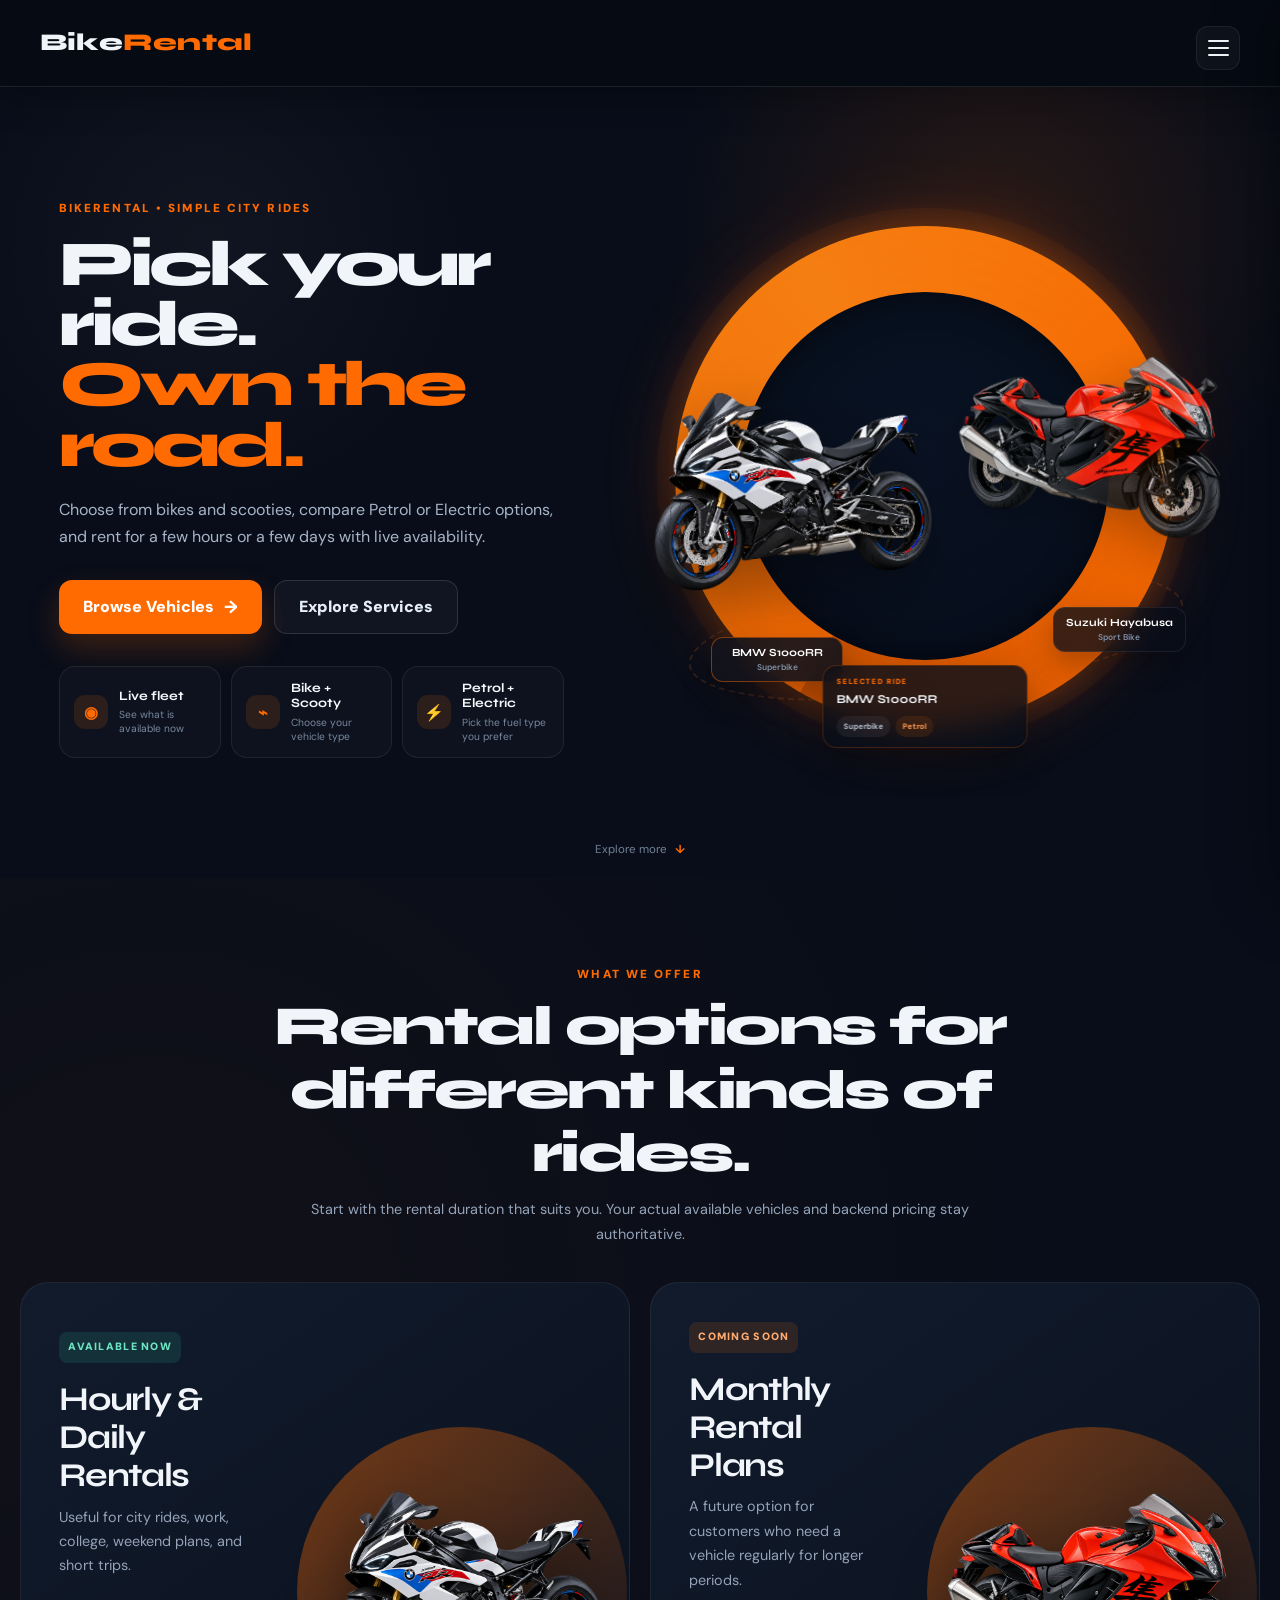
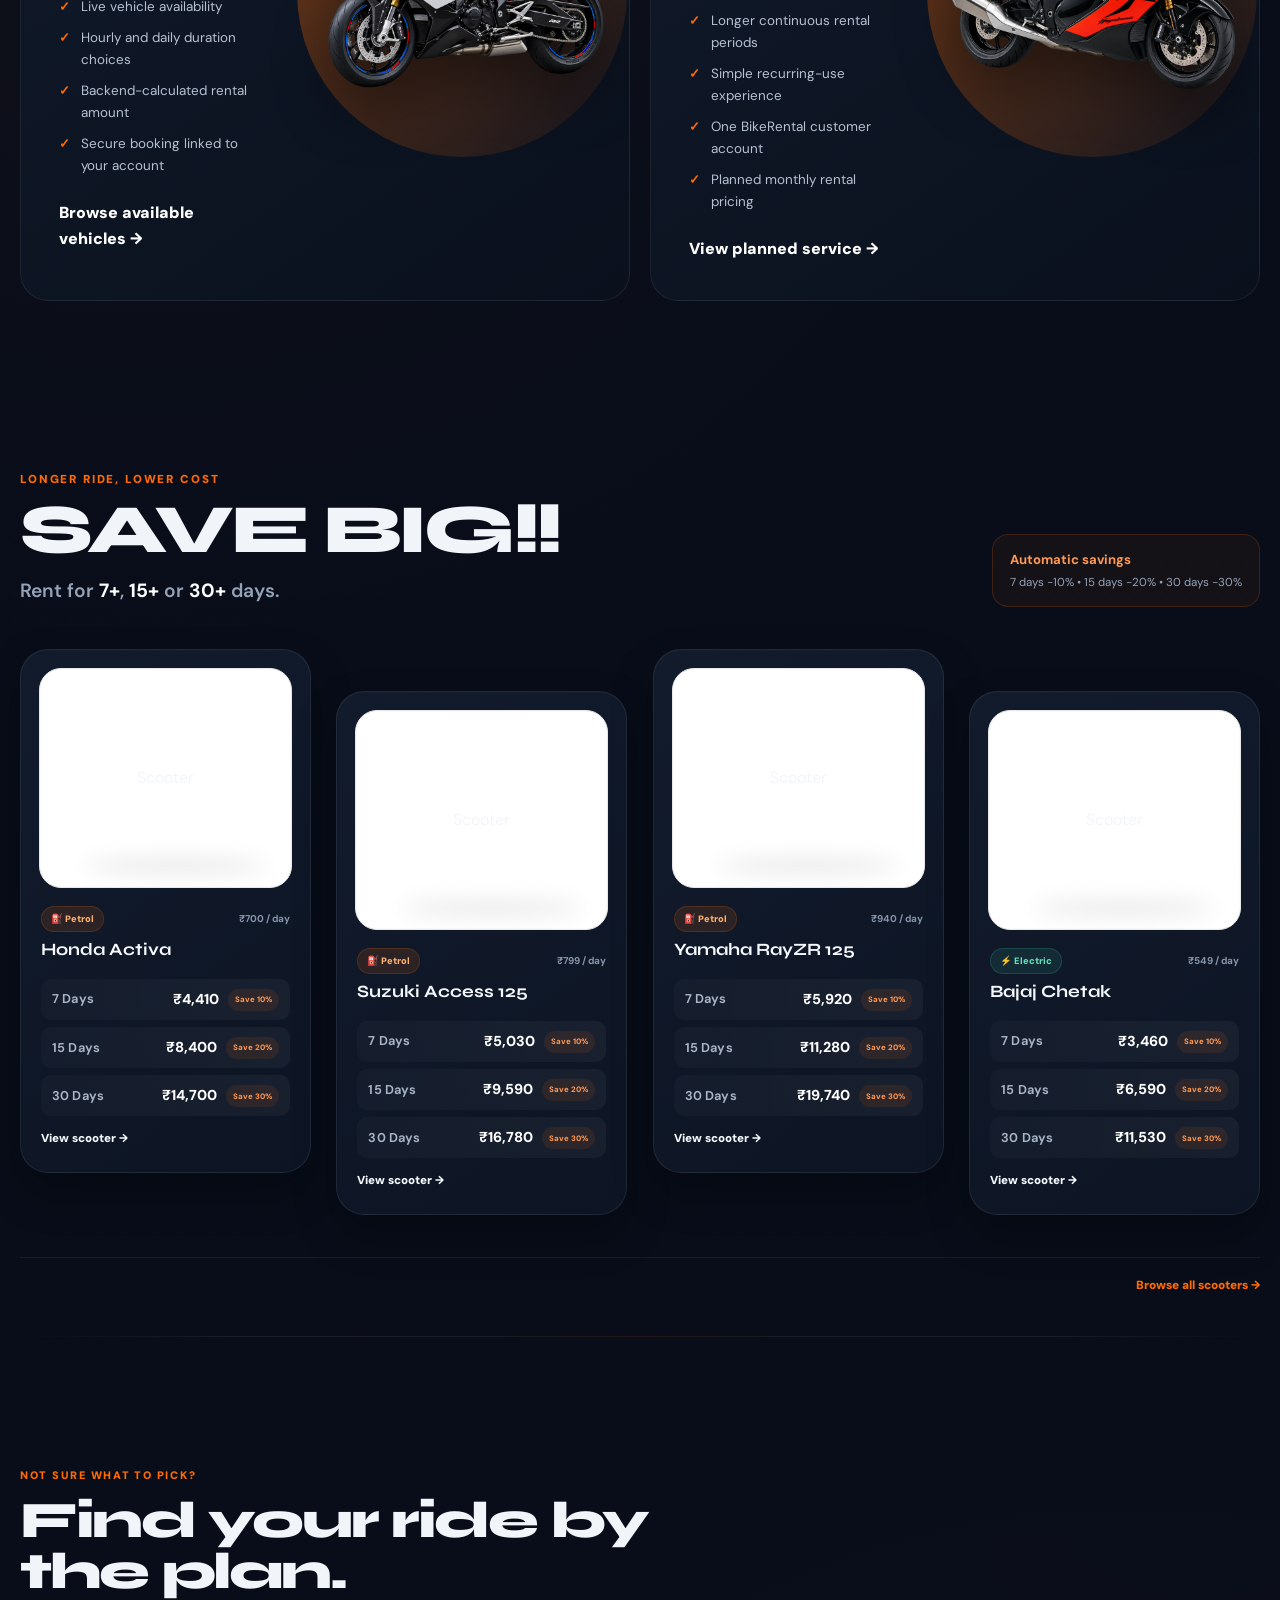
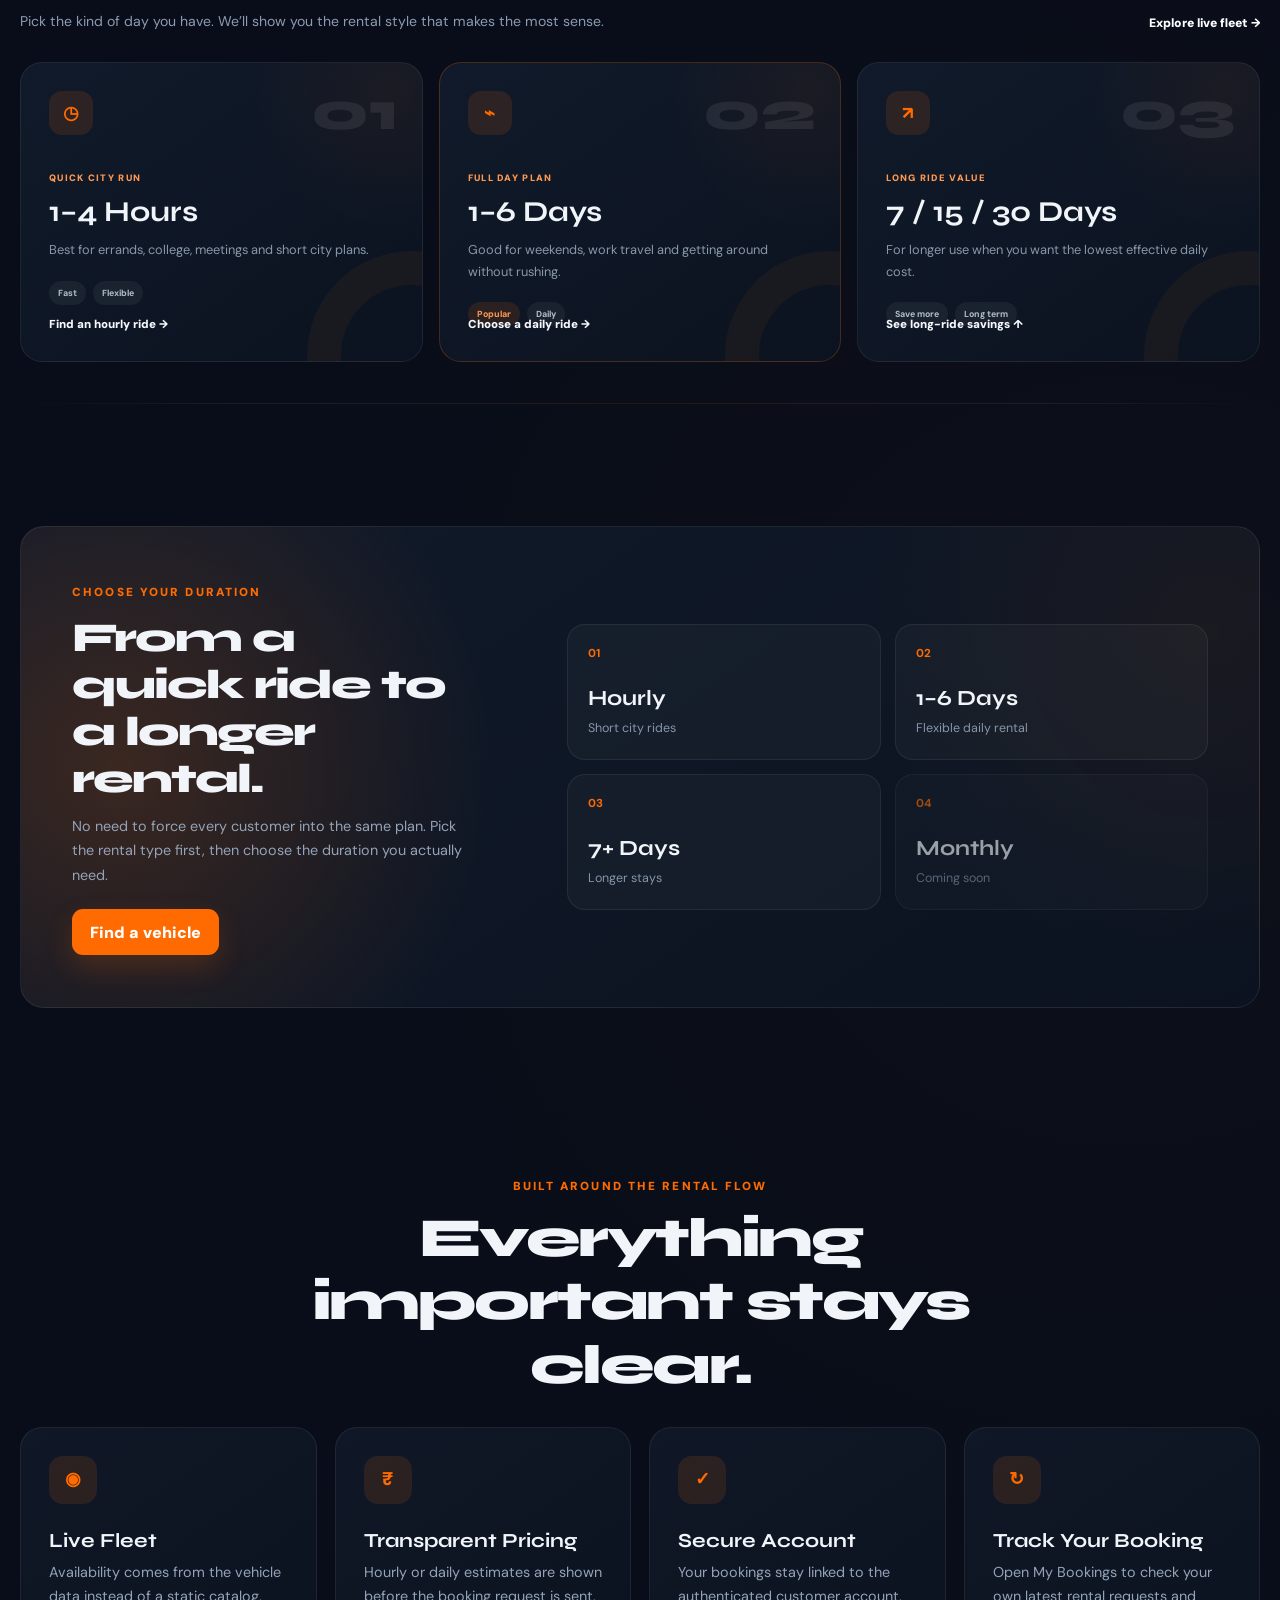
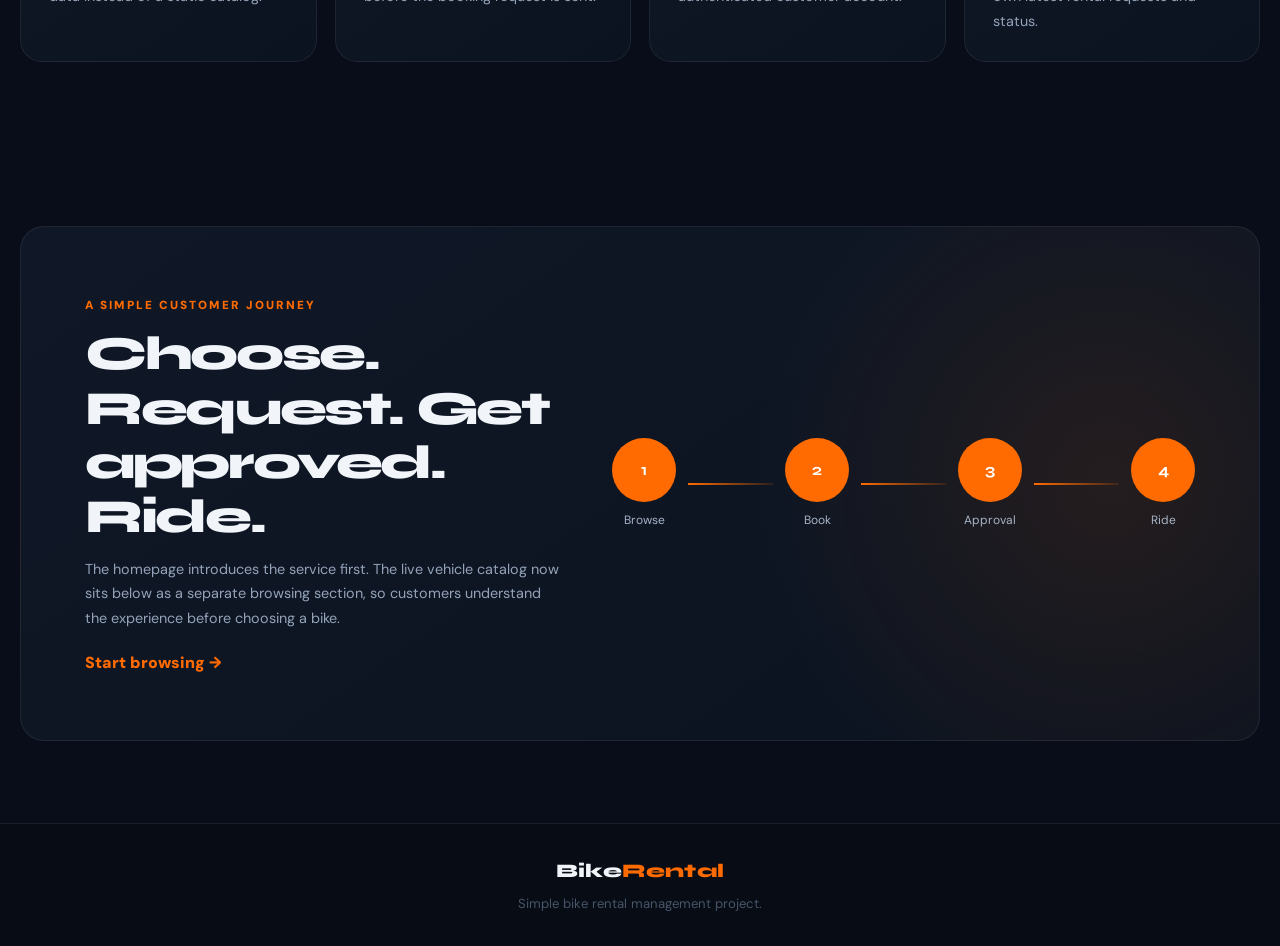
<file: frontend/index.html>
<!DOCTYPE html>
<html lang="en">

<head>
    <meta charset="UTF-8">
    <meta name="viewport" content="width=device-width, initial-scale=1.0">
    <meta name="theme-color" content="#0a0f1e">
    <title>Bike Rental</title>
    <link rel="stylesheet" href="user.css">
</head>

<body>
    <nav class="navbar">
        <a class="logo logo-link" href="/" aria-label="Bike Rental home">
            Bike<span>Rental</span>
        </a>

        <div class="nav-actions">
            <a class="nav-services-link" href="services.html">Services</a>

            <button id="myBookingsLink" class="nav-bookings-btn" type="button" onclick="scrollToMyBookings()" hidden>
                My Bookings
            </button>

            <a id="accountLink" class="login-nav-btn" href="account.html">
                Login / Sign Up
            </a>

            <div id="userMenu" class="user-menu" hidden>
                <button id="userMenuButton" class="user-menu-button" type="button" onclick="toggleUserMenu(event)"
                    aria-expanded="false">
                    <span id="userAvatar" class="user-avatar">U</span>
                    <span id="userMenuName" class="user-menu-name">User</span>
                    <span class="user-menu-arrow">⌄</span>
                </button>

                <div id="userMenuDropdown" class="user-menu-dropdown" hidden>
                    <a href="account.html"><span>Profile</span></a>
                    <button type="button" onclick="logoutUser()"><span>Logout</span></button>
                </div>
            </div>

            <a class="nav-phone" href="#help">☎ Need help?</a>
        </div>

        <button id="mobileMenuButton" class="mobile-menu-button" type="button"
            aria-label="Open navigation menu" aria-controls="mobileMenu" aria-expanded="false"
            onclick="toggleMobileMenu(event)">
            <span></span>
            <span></span>
            <span></span>
        </button>
    </nav>

    <div id="mobileMenuOverlay" class="mobile-menu-overlay" onclick="closeMobileMenu()"></div>

    <aside id="mobileMenu" class="mobile-menu-drawer" aria-hidden="true" aria-label="Site navigation">
        <div class="mobile-menu-header">
            <a class="logo mobile-menu-logo" href="index.html" onclick="closeMobileMenu()">
                Bike<span>Rental</span>
            </a>
            <button class="mobile-menu-close" type="button" aria-label="Close navigation menu"
                onclick="closeMobileMenu()">×</button>
        </div>

        <div id="mobileUserSummary" class="mobile-user-summary" hidden>
            <span id="mobileUserAvatar" class="mobile-user-avatar">U</span>
            <div>
                <strong id="mobileUserName">User</strong>
                <small>Signed in</small>
            </div>
        </div>

        <nav class="mobile-menu-links" aria-label="Customer menu">
            <a href="index.html" onclick="closeMobileMenu()">
                <span>⌂</span> Home
            </a>
            <a href="vehicles.html" onclick="closeMobileMenu()">
                <span>🏍</span> Browse Vehicles
            </a>
            <a href="services.html" onclick="closeMobileMenu()">
                <span>◇</span> Services
            </a>
            <a href="services.html#daily" onclick="closeMobileMenu()">
                <span>◷</span> Daily Rentals
            </a>
            <a href="services.html#monthly" onclick="closeMobileMenu()">
                <span>◫</span> Monthly Plans
            </a>
            <a href="vehicles.html#my-bookings" onclick="closeMobileMenu()">
                <span>▣</span> My Bookings
            </a>
            <a href="vehicles.html#help" onclick="closeMobileMenu()">
                <span>☎</span> Need Help?
            </a>
        </nav>

        <div class="mobile-menu-account">
            <a id="mobileAccountLink" class="mobile-menu-primary" href="account.html?mode=login"
                onclick="closeMobileMenu()">Login / Sign Up</a>

            <a id="mobileProfileLink" href="account.html" onclick="closeMobileMenu()" hidden>Profile</a>
            <button id="mobileLogoutButton" type="button" onclick="logoutUser(); closeMobileMenu();" hidden>Logout</button>
        </div>
    </aside>

    <main>
        <section class="home-hero home-hero-v3" aria-labelledby="homeHeroTitle">
            <div class="hero-v3-shell">
                <div class="hero-v3-copy">
                    <span class="home-kicker">BIKERENTAL • SIMPLE CITY RIDES</span>
                    <h1 id="homeHeroTitle">Pick your ride.<br><span>Own the road.</span></h1>
                    <p>Choose from bikes and scooties, compare Petrol or Electric options, and rent for a few hours or a few days with live availability.</p>

                    <div class="home-hero-actions hero-v3-actions">
                        <a class="home-primary-cta" href="vehicles.html">Browse Vehicles <span>→</span></a>
                        <a class="home-secondary-cta" href="services.html">Explore Services</a>
                    </div>

                    <div class="hero-v3-highlights" aria-label="Rental highlights">
                        <div>
                            <span class="hero-v3-icon">◉</span>
                            <div><strong>Live fleet</strong><small>See what is available now</small></div>
                        </div>
                        <div>
                            <span class="hero-v3-icon">⌁</span>
                            <div><strong>Bike + Scooty</strong><small>Choose your vehicle type</small></div>
                        </div>
                        <div>
                            <span class="hero-v3-icon">⚡</span>
                            <div><strong>Petrol + Electric</strong><small>Pick the fuel type you prefer</small></div>
                        </div>
                    </div>
                </div>

                <div class="hero-v3-visual" aria-label="Bike rental visual">
                    <div class="hero-v3-panel">
                        <div class="hero-v3-sun"></div>
                        <div class="hero-v3-road"></div>
                        <span class="hero-v3-label hero-v3-label-top">HOURLY & DAILY</span>
                        <img class="hero-v3-bike hero-v3-bike-main" id="heroBikeBMW" tabindex="0" role="button" aria-label="Highlight BMW S1000RR" data-name="BMW S1000RR" data-tag="Superbike" data-fuel="Petrol" src="images/bmw_s1000rr_cutout.png" alt="Sport bike available for rental">
                        <img class="hero-v3-bike hero-v3-bike-secondary" id="heroBikeHayabusa" tabindex="0" role="button" aria-label="Highlight Suzuki Hayabusa" data-name="Suzuki Hayabusa" data-tag="Sport Bike" data-fuel="Petrol" src="images/suzuki_hayabusa_cutout.png" alt="Second sport bike available for rental">

                        <button class="hero-bike-label hero-bike-label-bmw" type="button"
                            data-bike-target="heroBikeBMW" aria-label="Select BMW S1000RR">
                            <strong>BMW S1000RR</strong>
                            <small>Superbike</small>
                        </button>

                        <button class="hero-bike-label hero-bike-label-hayabusa" type="button"
                            data-bike-target="heroBikeHayabusa" aria-label="Select Suzuki Hayabusa">
                            <strong>Suzuki Hayabusa</strong>
                            <small>Sport Bike</small>
                        </button>

                        <div id="heroSelectedRide" class="hero-selected-ride" aria-live="polite">
                            <small>SELECTED RIDE</small>
                            <strong id="heroSelectedName">BMW S1000RR</strong>
                            <div class="hero-selected-tags">
                                <span id="heroSelectedTag">Superbike</span>
                                <span id="heroSelectedFuel">Petrol</span>
                            </div>
                        </div>

                        <div class="hero-v3-float hero-v3-float-live">
                            <span class="hero-live-dot"></span>
                            <div><strong>Live availability</strong><small>Check before you book</small></div>
                        </div>

                        <div class="hero-v3-float hero-v3-float-duration">
                            <span>Flexible rental</span>
                            <strong>Hours or Days</strong>
                        </div>

                        <div class="hero-v3-choice-card">
                            <div>
                                <small>YOUR CHOICE</small>
                                <strong>Bike or Scooty</strong>
                            </div>
                            <div class="hero-v3-choice-pills">
                                <span>Petrol</span>
                                <span>Electric</span>
                            </div>
                        </div>
                    </div>
                </div>
            </div>

            <a class="hero-scroll-cue hero-v3-scroll" href="#services-preview" aria-label="Scroll to services">
                <span>Explore more</span>
                <b>↓</b>
            </a>
        </section>

        <section id="services-preview" class="home-section home-services-section">
            <div class="home-section-heading">
                <span>WHAT WE OFFER</span>
                <h2>Rental options for different kinds of rides.</h2>
                <p>Start with the rental duration that suits you. Your actual available vehicles and backend pricing stay authoritative.</p>
            </div>

            <div class="home-service-grid">
                <article class="home-service-card home-service-card-live">
                    <div class="home-service-copy">
                        <span class="home-card-label">AVAILABLE NOW</span>
                        <h3>Hourly & Daily Rentals</h3>
                        <p>Useful for city rides, work, college, weekend plans, and short trips.</p>
                        <ul>
                            <li>Live vehicle availability</li>
                            <li>Hourly and daily duration choices</li>
                            <li>Backend-calculated rental amount</li>
                            <li>Secure booking linked to your account</li>
                        </ul>
                        <a href="vehicles.html">Browse available vehicles →</a>
                    </div>
                    <div class="home-service-art">
                        <div class="service-art-circle"></div>
                        <img src="images/bmw_s1000rr_cutout.png" alt="BMW-style sport bike">
                    </div>
                </article>

                <article class="home-service-card home-service-card-coming">
                    <div class="home-service-copy">
                        <span class="home-card-label coming">COMING SOON</span>
                        <h3>Monthly Rental Plans</h3>
                        <p>A future option for customers who need a vehicle regularly for longer periods.</p>
                        <ul>
                            <li>Longer continuous rental periods</li>
                            <li>Simple recurring-use experience</li>
                            <li>One BikeRental customer account</li>
                            <li>Planned monthly rental pricing</li>
                        </ul>
                        <a href="services.html#monthly">View planned service →</a>
                    </div>
                    <div class="home-service-art">
                        <div class="service-art-circle"></div>
                        <img src="images/suzuki_hayabusa_cutout.png" alt="Suzuki-style sport bike">
                    </div>
                </article>
            </div>
        </section>


        <!-- LONG-RIDE SCOOTER SAVINGS — INDEX PAGE ONLY -->
        <section id="long-ride-savings" class="long-ride-savings">
            <div class="long-ride-shell">
                <div class="long-ride-heading">
                    <div>
                        <span class="long-ride-kicker">LONGER RIDE, LOWER COST</span>
                        <h2>SAVE BIG!!</h2>
                        <p>Rent for <strong>7+</strong>, <strong>15+</strong> or <strong>30+</strong> days.</p>
                    </div>

                    <div class="long-ride-discount-note">
                        <strong>Automatic savings</strong>
                        <span>7 days −10% • 15 days −20% • 30 days −30%</span>
                    </div>
                </div>

                <div id="longRideDeals" class="long-ride-grid" aria-live="polite">
                    <!-- Filled from the existing /api/bikes data by home.js -->
                    <article class="long-ride-card long-ride-card-loading">
                        <div class="long-ride-image-wrap"></div>
                        <div class="long-ride-card-body">
                            <div class="long-ride-skeleton long"></div>
                            <div class="long-ride-skeleton"></div>
                            <div class="long-ride-skeleton"></div>
                            <div class="long-ride-skeleton"></div>
                        </div>
                    </article>

                    <article class="long-ride-card long-ride-card-loading">
                        <div class="long-ride-image-wrap"></div>
                        <div class="long-ride-card-body">
                            <div class="long-ride-skeleton long"></div>
                            <div class="long-ride-skeleton"></div>
                            <div class="long-ride-skeleton"></div>
                            <div class="long-ride-skeleton"></div>
                        </div>
                    </article>

                    <article class="long-ride-card long-ride-card-loading">
                        <div class="long-ride-image-wrap"></div>
                        <div class="long-ride-card-body">
                            <div class="long-ride-skeleton long"></div>
                            <div class="long-ride-skeleton"></div>
                            <div class="long-ride-skeleton"></div>
                            <div class="long-ride-skeleton"></div>
                        </div>
                    </article>

                    <article class="long-ride-card long-ride-card-loading">
                        <div class="long-ride-image-wrap"></div>
                        <div class="long-ride-card-body">
                            <div class="long-ride-skeleton long"></div>
                            <div class="long-ride-skeleton"></div>
                            <div class="long-ride-skeleton"></div>
                            <div class="long-ride-skeleton"></div>
                        </div>
                    </article>
                </div>

                <div class="long-ride-footer">
                                        <a href="vehicles.html">Browse all scooters →</a>
                </div>
            </div>
        </section>


        <!-- CREATIVE RIDE MATCH — INDEX PAGE ONLY -->
        <section id="ride-match" class="ride-match-section">
            <div class="ride-match-shell">
                <div class="ride-match-heading">
                    <div>
                        <span>NOT SURE WHAT TO PICK?</span>
                        <h2>Find your ride by the plan.</h2>
                        <p>Pick the kind of day you have. We’ll show you the rental style that makes the most sense.</p>
                    </div>

                    <a href="vehicles.html" class="ride-match-main-link">Explore live fleet →</a>
                </div>

                <div class="ride-match-grid">
                    <article class="ride-match-card">
                        <div class="ride-match-number">01</div>
                        <div class="ride-match-icon">◷</div>
                        <span class="ride-match-label">QUICK CITY RUN</span>
                        <h3>1–4 Hours</h3>
                        <p>Best for errands, college, meetings and short city plans.</p>
                        <div class="ride-match-tags">
                            <span>Fast</span>
                            <span>Flexible</span>
                        </div>
                        <a href="vehicles.html">Find an hourly ride →</a>
                    </article>

                    <article class="ride-match-card featured">
                        <div class="ride-match-number">02</div>
                        <div class="ride-match-icon">⌁</div>
                        <span class="ride-match-label">FULL DAY PLAN</span>
                        <h3>1–6 Days</h3>
                        <p>Good for weekends, work travel and getting around without rushing.</p>
                        <div class="ride-match-tags">
                            <span>Popular</span>
                            <span>Daily</span>
                        </div>
                        <a href="vehicles.html">Choose a daily ride →</a>
                    </article>

                    <article class="ride-match-card">
                        <div class="ride-match-number">03</div>
                        <div class="ride-match-icon">↗</div>
                        <span class="ride-match-label">LONG RIDE VALUE</span>
                        <h3>7 / 15 / 30 Days</h3>
                        <p>For longer use when you want the lowest effective daily cost.</p>
                        <div class="ride-match-tags">
                            <span>Save more</span>
                            <span>Long term</span>
                        </div>
                        <a href="#long-ride-savings">See long-ride savings ↑</a>
                    </article>
                </div>
            </div>
        </section>

        <section class="home-section duration-section">
            <div class="duration-banner">
                <div class="duration-intro">
                    <span>CHOOSE YOUR DURATION</span>
                    <h2>From a quick ride to a longer rental.</h2>
                    <p>No need to force every customer into the same plan. Pick the rental type first, then choose the duration you actually need.</p>
                    <a href="vehicles.html">Find a vehicle</a>
                </div>

                <div class="duration-options">
                    <article>
                        <b>01</b>
                        <strong>Hourly</strong>
                        <span>Short city rides</span>
                    </article>
                    <article>
                        <b>02</b>
                        <strong>1–6 Days</strong>
                        <span>Flexible daily rental</span>
                    </article>
                    <article>
                        <b>03</b>
                        <strong>7+ Days</strong>
                        <span>Longer stays</span>
                    </article>
                    <article class="duration-coming">
                        <b>04</b>
                        <strong>Monthly</strong>
                        <span>Coming soon</span>
                    </article>
                </div>
            </div>
        </section>

        <section class="home-section experience-section">
            <div class="home-section-heading compact-heading">
                <span>BUILT AROUND THE RENTAL FLOW</span>
                <h2>Everything important stays clear.</h2>
            </div>

            <div class="experience-grid">
                <article>
                    <div class="experience-icon">◉</div>
                    <h3>Live Fleet</h3>
                    <p>Availability comes from the vehicle data instead of a static catalog.</p>
                </article>
                <article>
                    <div class="experience-icon">₹</div>
                    <h3>Transparent Pricing</h3>
                    <p>Hourly or daily estimates are shown before the booking request is sent.</p>
                </article>
                <article>
                    <div class="experience-icon">✓</div>
                    <h3>Secure Account</h3>
                    <p>Your bookings stay linked to the authenticated customer account.</p>
                </article>
                <article>
                    <div class="experience-icon">↻</div>
                    <h3>Track Your Booking</h3>
                    <p>Open My Bookings to check your own latest rental requests and status.</p>
                </article>
            </div>
        </section>

        <section class="home-section rider-story-section">
            <div class="rider-story-card">
                <div class="rider-story-copy">
                    <span>A SIMPLE CUSTOMER JOURNEY</span>
                    <h2>Choose. Request. Get approved. Ride.</h2>
                    <p>The homepage introduces the service first. The live vehicle catalog now sits below as a separate browsing section, so customers understand the experience before choosing a bike.</p>
                    <a href="vehicles.html">Start browsing →</a>
                </div>
                <div class="rider-story-steps" aria-label="Booking flow">
                    <div><b>1</b><span>Browse</span></div>
                    <i></i>
                    <div><b>2</b><span>Book</span></div>
                    <i></i>
                    <div><b>3</b><span>Approval</span></div>
                    <i></i>
                    <div><b>4</b><span>Ride</span></div>
                </div>
            </div>
        </section>

    </main>


    <footer>
        <div class="logo">Bike<span>Rental</span></div>
        <div>Simple bike rental management project.</div>
    </footer>

    <script src="config.js"></script>
    <script src="home.js"></script>

    <script>
        document.addEventListener('DOMContentLoaded', function () {
            const bikes = Array.from(document.querySelectorAll('.hero-v3-bike'));
            const labels = Array.from(document.querySelectorAll('.hero-bike-label'));
            const selectedCard = document.getElementById('heroSelectedRide');
            const selectedName = document.getElementById('heroSelectedName');
            const selectedTag = document.getElementById('heroSelectedTag');
            const selectedFuel = document.getElementById('heroSelectedFuel');

            if (!bikes.length) return;

            function refreshSelectedCard(bike) {
                if (!bike) return;

                if (selectedName) {
                    selectedName.textContent = bike.dataset.name || 'Selected Bike';
                }

                if (selectedTag) {
                    selectedTag.textContent = bike.dataset.tag || 'Bike';
                }

                if (selectedFuel) {
                    selectedFuel.textContent = bike.dataset.fuel || 'Petrol';
                }

                if (selectedCard) {
                    selectedCard.classList.remove('is-changing');
                    void selectedCard.offsetWidth;
                    selectedCard.classList.add('is-changing');
                }
            }

            function activateBike(target) {
                bikes.forEach(function (bike) {
                    const active = bike === target;

                    bike.classList.toggle('is-active', active);
                    bike.classList.toggle('is-passive', !active);
                    bike.setAttribute('aria-pressed', active ? 'true' : 'false');

                    if (active) {
                        bike.classList.remove('is-popping');
                        void bike.offsetWidth;
                        bike.classList.add('is-popping');
                    }
                });

                labels.forEach(function (label) {
                    label.classList.toggle(
                        'is-active',
                        label.dataset.bikeTarget === target.id
                    );
                });

                refreshSelectedCard(target);
            }

            bikes.forEach(function (bike) {
                bike.addEventListener('click', function () {
                    activateBike(bike);
                });

                bike.addEventListener('keydown', function (event) {
                    if (event.key === 'Enter' || event.key === ' ') {
                        event.preventDefault();
                        activateBike(bike);
                    }
                });
            });

            labels.forEach(function (label) {
                label.addEventListener('click', function () {
                    const bike = document.getElementById(label.dataset.bikeTarget);
                    if (bike) activateBike(bike);
                });
            });

            activateBike(document.getElementById('heroBikeBMW') || bikes[0]);
        });
    </script>
</body>


</html>
</file>
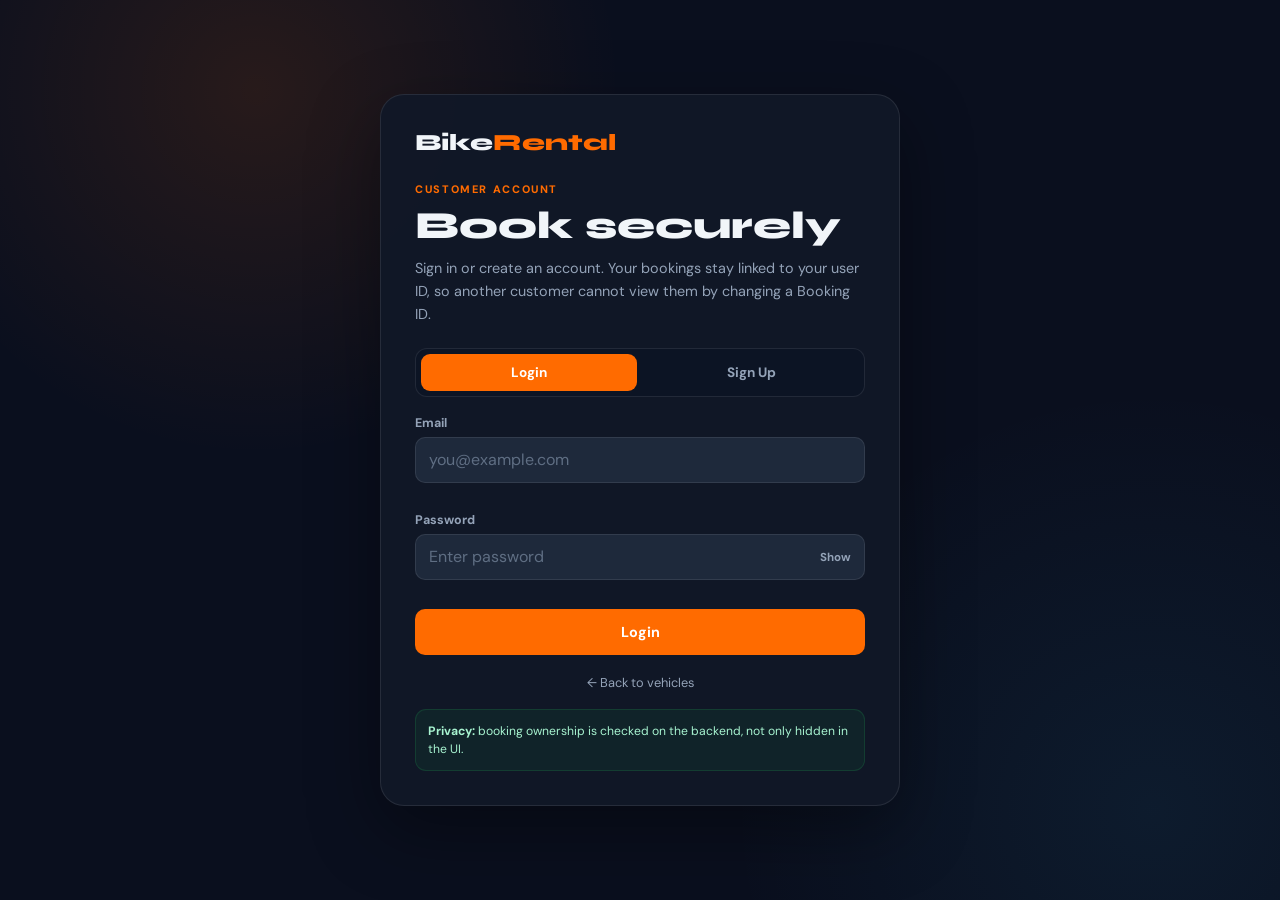
<file: frontend/account.html>
<!DOCTYPE html>
<html lang="en">
<head>
    <meta charset="UTF-8">
    <meta name="viewport" content="width=device-width, initial-scale=1.0">
    <meta name="theme-color" content="#0a0f1e">
    <title>Bike Rental Account</title>
    <link rel="stylesheet" href="account.css">
</head>
<body>
<main class="account-page">
    <section class="account-card" aria-labelledby="accountTitle">
        <a class="brand" href="/">Bike<span>Rental</span></a>
        <p class="eyebrow">CUSTOMER ACCOUNT</p>
        <h1 id="accountTitle">Book securely</h1>
        <p class="account-copy">Sign in or create an account. Your bookings stay linked to your user ID, so another customer cannot view them by changing a Booking ID.</p>

        <div id="signedInPanel" class="signed-in-panel" hidden>
            <span>Signed in as</span>
            <strong id="signedInName"></strong>
            <small id="signedInEmail"></small>
            <div class="signed-actions">
                <a class="primary-link" href="/">Continue to vehicles</a>
                <button id="accountLogoutButton" class="secondary-button" type="button">Logout</button>
            </div>
        </div>

        <div id="authForms">
            <div id="authTabs" class="auth-tabs" role="tablist" aria-label="Account mode">
                <button id="loginTab" class="auth-tab active" type="button" role="tab" aria-selected="true">Login</button>
                <button id="signupTab" class="auth-tab" type="button" role="tab" aria-selected="false">Sign Up</button>
            </div>

            <div id="authError" class="auth-error" hidden aria-live="polite"></div>

            <form id="userLoginForm" novalidate>
                <div class="form-group">
                    <label for="loginEmail">Email</label>
                    <input id="loginEmail" type="email" maxlength="160" autocomplete="email" placeholder="you@example.com" required>
                    <small id="loginEmailError" class="field-error"></small>
                </div>
                <div class="form-group">
                    <label for="loginPassword">Password</label>
                    <div class="password-wrap">
                        <input id="loginPassword" type="password" maxlength="72" autocomplete="current-password" placeholder="Enter password" required>
                        <button class="show-password-btn" type="button" data-password-target="loginPassword">Show</button>
                    </div>
                    <small id="loginPasswordError" class="field-error"></small>
                </div>
                <button id="userLoginButton" class="submit-button" type="submit">Login</button>
            </form>

            <form id="userSignupForm" hidden novalidate>
                <div class="form-group">
                    <label for="signupName">Full Name</label>
                    <input id="signupName" type="text" minlength="2" maxlength="80" autocomplete="name" placeholder="Your full name" required>
                    <small id="signupNameError" class="field-error"></small>
                </div>
                <div class="form-group">
                    <label for="signupEmail">Email</label>
                    <input id="signupEmail" type="email" maxlength="160" autocomplete="email" placeholder="you@example.com" required>
                    <small id="signupEmailError" class="field-error"></small>
                </div>
                <div class="form-group">
                    <label for="signupPhone">Phone Number</label>
                    <div class="phone-wrap"><span>+91</span><input id="signupPhone" type="tel" inputmode="numeric" maxlength="10" autocomplete="tel-national" placeholder="10-digit number" required></div>
                    <small id="signupPhoneError" class="field-error"></small>
                </div>
                <div class="form-group">
                    <label for="signupPassword">Password</label>
                    <div class="password-wrap">
                        <input id="signupPassword" type="password" minlength="8" maxlength="72" autocomplete="new-password" placeholder="At least 8 characters" required>
                        <button class="show-password-btn" type="button" data-password-target="signupPassword">Show</button>
                    </div>
                    <small class="field-help">Use 8–72 characters with at least one letter and one number.</small>
                    <small id="signupPasswordError" class="field-error"></small>
                </div>
                <div class="form-group">
                    <label for="signupConfirmPassword">Confirm Password</label>
                    <input id="signupConfirmPassword" type="password" minlength="8" maxlength="72" autocomplete="new-password" placeholder="Repeat password" required>
                    <small id="signupConfirmPasswordError" class="field-error"></small>
                </div>
                <button id="userSignupButton" class="submit-button" type="submit">Create Account</button>
            </form>

            <div id="emailOtpPanel" class="otp-panel" hidden>
                <div class="otp-icon" aria-hidden="true">✉</div>
                <p class="otp-eyebrow">VERIFY YOUR EMAIL</p>
                <h2>Enter verification code</h2>
                <p class="otp-copy">We sent a 6-digit code to <strong id="otpEmailDisplay"></strong>. The code expires in 5 minutes.</p>

                <form id="emailOtpForm" novalidate>
                    <div class="form-group">
                        <label for="emailOtp">Verification Code</label>
                        <input id="emailOtp" class="otp-input" type="text" inputmode="numeric" autocomplete="one-time-code" maxlength="6" placeholder="000000" required>
                        <small id="emailOtpError" class="field-error"></small>
                    </div>
                    <button id="verifyEmailButton" class="submit-button" type="submit">Verify Email</button>
                </form>

                <div class="otp-actions">
                    <button id="resendOtpButton" class="text-button" type="button">Resend code</button>
                    <span id="resendOtpHint" class="otp-hint"></span>
                </div>
                <button id="backToLoginButton" class="secondary-button otp-back" type="button">← Back to login</button>
            </div>
        </div>

        <a class="back-link" href="/">← Back to vehicles</a>
        <div class="security-note"><strong>Privacy:</strong> booking ownership is checked on the backend, not only hidden in the UI.</div>
    </section>
</main>
<script src="config.js"></script>
<script src="account.js"></script>
</body>
</html>
</file>
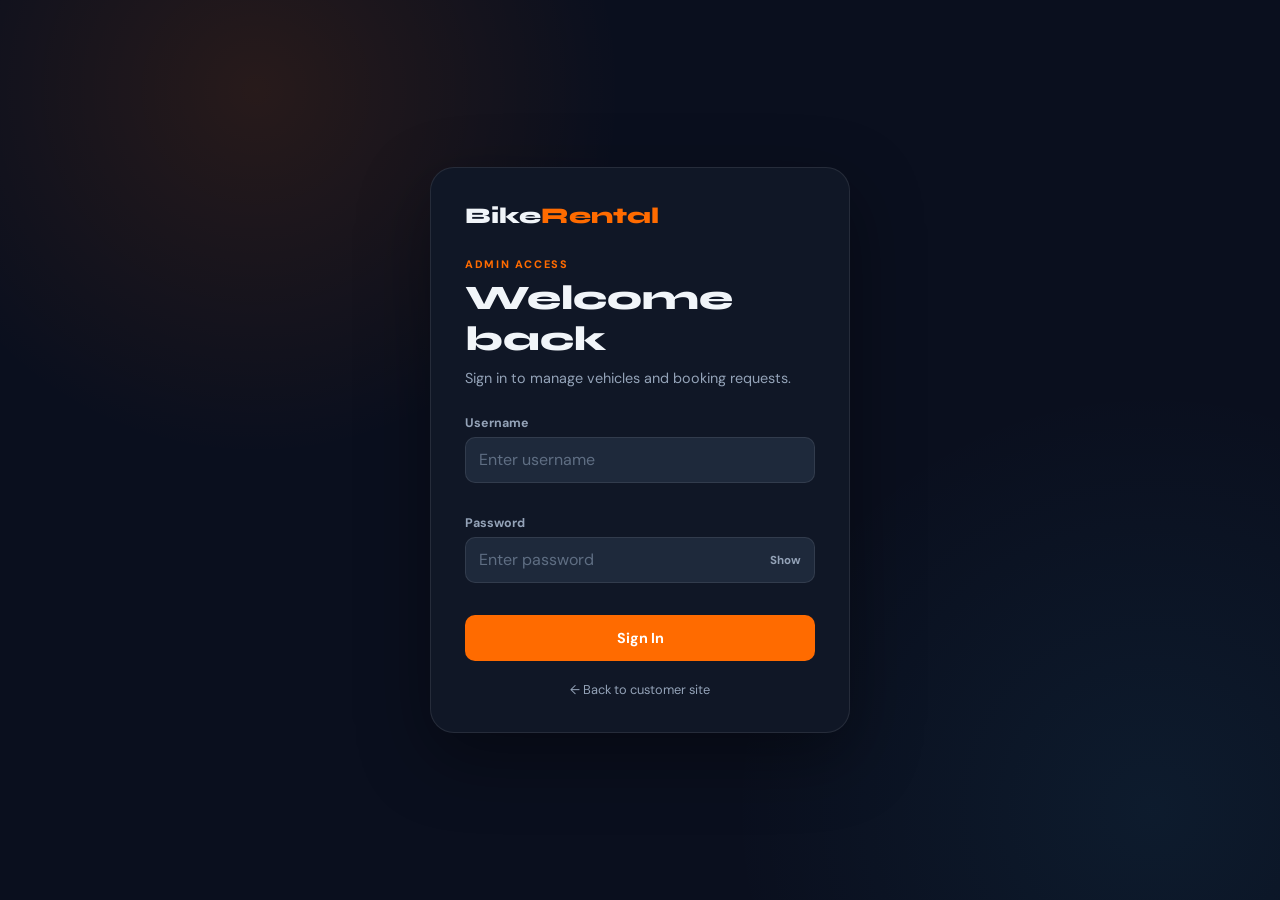
<file: frontend/admin.html>
<!DOCTYPE html>
<html lang="en">

<head>
    <meta charset="UTF-8">
    <meta name="viewport" content="width=device-width, initial-scale=1.0">
    <meta name="theme-color" content="#0a0f1e">

    <title>Bike Rental Admin</title>

    <link rel="stylesheet" href="style.css">

<style>
/* Registered Users — added without changing your existing style.css */
.user-directory-btn {
    position: relative;
}

.user-count-text {
    color: #60a5fa;
}

.user-directory-panel {
    width: min(1180px, 96vw);
}

.user-directory-subtitle {
    max-width: 680px;
    margin: 7px 0 0;
    color: #7f8da3;
    font-size: .72rem;
    line-height: 1.5;
}

.user-directory-toolbar {
    grid-template-columns: minmax(220px, 1fr) 180px 155px auto;
}

.user-directory-summary {
    display: grid;
    grid-template-columns: repeat(3, minmax(0, 150px));
    gap: 10px;
    padding: 0 22px 16px;
}

.user-directory-summary > div {
    min-height: 58px;
    display: grid;
    align-content: center;
    gap: 4px;
    padding: 10px 13px;
    border: 1px solid rgba(255,255,255,.07);
    border-radius: 12px;
    background: rgba(255,255,255,.025);
}

.user-directory-summary span {
    color: #718096;
    font-size: .58rem;
    font-weight: 700;
    text-transform: uppercase;
    letter-spacing: .06em;
}

.user-directory-summary strong {
    color: #edf4ff;
    font-size: 1rem;
}

.user-table-wrap table {
    min-width: 1000px;
}

.admin-user-cell {
    display: flex;
    align-items: center;
    gap: 9px;
}

.admin-user-avatar {
    flex: 0 0 34px;
    width: 34px;
    height: 34px;
    display: grid;
    place-items: center;
    border-radius: 10px;
    background: linear-gradient(145deg, rgba(255,107,0,.14), rgba(255,107,0,.05));
    border: 1px solid rgba(255,107,0,.16);
    color: #ff8a35;
    font-weight: 900;
    font-size: .7rem;
}

.admin-user-cell strong,
.admin-user-cell small {
    display: block;
}

.admin-user-cell strong {
    color: #edf3fb;
    font-size: .72rem;
}

.admin-user-cell small {
    margin-top: 2px;
    color: #637287;
    font-size: .55rem;
}

.user-email {
    color: #bec9d8;
    font-size: .68rem;
    word-break: break-word;
}

.user-phone {
    color: #d7dfeb;
    font-size: .68rem;
    white-space: nowrap;
}

.user-status-pill {
    min-height: 26px;
    display: inline-flex;
    align-items: center;
    gap: 6px;
    padding: 0 9px;
    border-radius: 999px;
    font-size: .55rem;
    font-weight: 850;
    white-space: nowrap;
}

.user-status-pill.verified,
.user-status-pill.active {
    border: 1px solid rgba(52,211,153,.18);
    background: rgba(52,211,153,.07);
    color: #55dcae;
}

.user-status-pill.unverified {
    border: 1px solid rgba(251,191,36,.18);
    background: rgba(251,191,36,.07);
    color: #f4c653;
}

.user-status-pill.inactive {
    border: 1px solid rgba(248,113,113,.18);
    background: rgba(248,113,113,.07);
    color: #fb8d8d;
}

.user-status-dot {
    width: 6px;
    height: 6px;
    border-radius: 50%;
    background: currentColor;
}

.user-booking-count {
    color: #ff8a35;
    font-weight: 900;
}

.user-joined-date {
    color: #8897ab;
    font-size: .62rem;
    white-space: nowrap;
}

@media (max-width: 900px) {
    .user-directory-toolbar {
        grid-template-columns: 1fr 1fr;
    }

    .user-directory-toolbar input {
        grid-column: 1 / -1;
    }

    .user-directory-summary {
        grid-template-columns: repeat(3, 1fr);
    }
}

@media (max-width: 620px) {
    .user-directory-panel {
        width: 100vw;
    }

    .user-directory-toolbar {
        grid-template-columns: 1fr;
    }

    .user-directory-toolbar input {
        grid-column: auto;
    }

    .user-directory-summary {
        grid-template-columns: repeat(3, 1fr);
        gap: 6px;
        padding-left: 14px;
        padding-right: 14px;
    }

    .user-directory-summary > div {
        min-width: 0;
        padding: 9px;
    }

    .user-directory-summary span {
        font-size: .48rem;
    }

    .user-directory-summary strong {
        font-size: .86rem;
    }
}

/* AI Vehicle Specifications */
.ai-spec-card {
    margin: 18px 0 0;
    padding: 18px;
    border: 1px solid rgba(255, 138, 53, .18);
    border-radius: 16px;
    background:
        radial-gradient(circle at top right, rgba(255, 107, 0, .12), transparent 34%),
        rgba(255,255,255,.025);
}

.ai-spec-head {
    display: flex;
    align-items: flex-start;
    justify-content: space-between;
    gap: 18px;
}

.ai-spec-kicker {
    display: inline-flex;
    align-items: center;
    gap: 7px;
    color: #ff8a35;
    font-size: .63rem;
    font-weight: 900;
    letter-spacing: .08em;
    text-transform: uppercase;
}

.ai-spec-head h3 {
    margin: 6px 0 5px;
    color: #f5f8fc;
    font-size: 1rem;
}

.ai-spec-head p {
    max-width: 650px;
    margin: 0;
    color: #7f8da3;
    font-size: .7rem;
    line-height: 1.55;
}

.ai-generate-btn {
    flex: 0 0 auto;
    min-height: 42px;
    padding: 0 16px;
    border: 1px solid rgba(255, 138, 53, .28);
    border-radius: 12px;
    background: linear-gradient(135deg, #ff6b00, #ff8a35);
    color: #fff;
    font: inherit;
    font-size: .68rem;
    font-weight: 900;
    cursor: pointer;
    box-shadow: 0 10px 26px rgba(255,107,0,.13);
}

.ai-generate-btn:disabled {
    opacity: .62;
    cursor: wait;
}

.ai-spec-status {
    min-height: 20px;
    margin-top: 12px;
    color: #8fa0b6;
    font-size: .65rem;
}

.ai-spec-status.is-success {
    color: #55dcae;
}

.ai-spec-status.is-error {
    color: #fb8d8d;
}

.ai-spec-preview {
    margin-top: 14px;
}

.ai-spec-summary {
    display: grid;
    grid-template-columns: repeat(4, minmax(0, 1fr));
    gap: 9px;
}

.ai-spec-summary > div {
    min-width: 0;
    padding: 11px 12px;
    border: 1px solid rgba(255,255,255,.07);
    border-radius: 12px;
    background: rgba(5,11,22,.46);
}

.ai-spec-summary span {
    display: block;
    color: #64748b;
    font-size: .52rem;
    font-weight: 800;
    letter-spacing: .05em;
    text-transform: uppercase;
}

.ai-spec-summary strong {
    display: block;
    margin-top: 4px;
    color: #edf4ff;
    font-size: .73rem;
    line-height: 1.35;
    word-break: break-word;
}

.ai-spec-list {
    display: grid;
    grid-template-columns: repeat(3, minmax(0, 1fr));
    gap: 8px;
    margin-top: 10px;
}

.ai-spec-list > div {
    min-width: 0;
    padding: 9px 10px;
    border-bottom: 1px solid rgba(255,255,255,.06);
}

.ai-spec-list span {
    display: block;
    color: #69788d;
    font-size: .53rem;
}

.ai-spec-list strong {
    display: block;
    margin-top: 3px;
    color: #cfd8e6;
    font-size: .65rem;
    line-height: 1.35;
}

.ai-source-block {
    margin-top: 14px;
    padding-top: 12px;
    border-top: 1px solid rgba(255,255,255,.07);
}

.ai-source-block > strong {
    color: #93a4b9;
    font-size: .6rem;
    text-transform: uppercase;
    letter-spacing: .06em;
}

.ai-source-links {
    display: flex;
    flex-wrap: wrap;
    gap: 7px;
    margin-top: 8px;
}

.ai-source-links a {
    max-width: 100%;
    padding: 6px 9px;
    border: 1px solid rgba(96,165,250,.14);
    border-radius: 999px;
    color: #8fc0ff;
    background: rgba(96,165,250,.05);
    font-size: .56rem;
    text-decoration: none;
    overflow: hidden;
    text-overflow: ellipsis;
    white-space: nowrap;
}

.ai-spec-note {
    margin: 11px 0 0;
    color: #69788d;
    font-size: .58rem;
    line-height: 1.45;
}

.ai-spec-stale {
    color: #f4c653;
}

@media (max-width: 900px) {
    .ai-spec-head {
        flex-direction: column;
    }

    .ai-generate-btn {
        width: 100%;
    }

    .ai-spec-summary {
        grid-template-columns: repeat(2, minmax(0, 1fr));
    }

    .ai-spec-list {
        grid-template-columns: repeat(2, minmax(0, 1fr));
    }
}

@media (max-width: 620px) {
    .ai-spec-card {
        padding: 14px;
        border-radius: 14px;
    }

    .ai-spec-summary {
        grid-template-columns: 1fr 1fr;
    }

    .ai-spec-list {
        grid-template-columns: 1fr;
    }
}

</style>
</head>

<body>

<script>
    if (!localStorage.getItem("bikeRentalAdminToken")) {
        window.location.href = "login.html";
    }
</script>

<div class="admin-shell">

    <header class="admin-header">

        <div>

            <a
                class="brand"
                href="admin.html"
            >
                Bike<span>Rental</span>
                <small>Admin</small>
            </a>

            <p>
                Manage vehicles, pricing, availability,
                customer bookings and registered users.
            </p>

        </div>

        <div class="header-actions">

            <a
                class="ghost-link"
                href="/"
                target="_blank"
                rel="noopener"
            >
                View Customer Site ↗
            </a>

            <button
                type="button"
                onclick="toggleUserPanel()"
                class="booking-btn user-directory-btn"
            >
                Users

                <span
                    id="totalUserBadge"
                    class="count-badge"
                    hidden
                >
                    0
                </span>
            </button>

            <button
                type="button"
                onclick="toggleBookingPanel()"
                class="booking-btn"
            >
                Bookings

                <span
                    id="pendingBookingBadge"
                    class="count-badge"
                    hidden
                >
                    0
                </span>
            </button>

            <button
                type="button"
                onclick="logout()"
                class="logout-btn"
            >
                Logout
            </button>

        </div>

    </header>

    <!-- STATS -->

    <section
        class="stats-grid"
        aria-label="Overview"
    >

        <article class="stat-card">
            <span>Total Vehicles</span>
            <strong id="totalBikeCount">
                —
            </strong>
        </article>

        <article class="stat-card">
            <span>Available</span>
            <strong
                id="availableBikeCount"
                class="green-text"
            >
                —
            </strong>
        </article>

        <article class="stat-card">
            <span>Unavailable</span>
            <strong
                id="unavailableBikeCount"
                class="red-text"
            >
                —
            </strong>
        </article>

        <article class="stat-card">
            <span>Pending Bookings</span>
            <strong
                id="pendingBookingCount"
                class="amber-text"
            >
                —
            </strong>
        </article>

        <article class="stat-card user-stat-card">
            <span>Registered Users</span>
            <strong
                id="registeredUserCount"
                class="user-count-text"
            >
                —
            </strong>
        </article>

    </section>

    <!-- ADD / EDIT VEHICLE -->

    <section class="panel-card form-panel">

        <div class="section-head">

            <div>

                <p class="eyebrow">
                    VEHICLE MANAGEMENT
                </p>

                <h2 id="formTitle">
                    Add Bike
                </h2>

            </div>

            <button
                type="button"
                onclick="cancelEdit()"
                class="secondary-btn compact-btn"
                id="cancelEditButton"
                hidden
            >
                Cancel Edit
            </button>

        </div>

        <form
            id="bikeForm"
            novalidate
        >

            <div class="form-grid">

                <!-- NAME -->

                <div class="form-group">

                    <label for="name">
                        Vehicle Name
                    </label>

                    <input
                        type="text"
                        id="name"
                        minlength="2"
                        maxlength="80"
                        placeholder="e.g. Yamaha R15 V4"
                        aria-describedby="nameError"
                        required
                    >

                    <small
                        id="nameError"
                        class="field-error"
                        aria-live="polite"
                    ></small>

                </div>

                <!-- TYPE -->

                <div class="form-group">

                    <label for="type">
                        Vehicle Type
                    </label>

                    <input
                        type="text"
                        id="type"
                        maxlength="30"
                        list="vehicleTypes"
                        placeholder="Bike / Scooty / Bullet"
                        aria-describedby="typeError"
                        required
                    >

                    <datalist id="vehicleTypes">

                        <option value="Bike"></option>
                        <option value="Scooty"></option>
                        <option value="Bullet"></option>

                    </datalist>

                    <small
                        id="typeError"
                        class="field-error"
                        aria-live="polite"
                    ></small>

                </div>

                <!-- FUEL TYPE -->

                <div class="form-group">

                    <label for="fuelType">
                        Fuel Type
                    </label>

                    <select
                        id="fuelType"
                        aria-describedby="fuelTypeError"
                        required
                    >
                        <option value="">
                            Select fuel type
                        </option>
                        <option value="PETROL">
                            Petrol
                        </option>
                        <option value="ELECTRIC">
                            Electric
                        </option>
                    </select>

                    <small
                        id="fuelTypeError"
                        class="field-error"
                        aria-live="polite"
                    ></small>

                </div>


                <!-- MODEL YEAR -->

                <div class="form-group">

                    <label for="modelYear">
                        Model Year
                    </label>

                    <input
                        type="number"
                        id="modelYear"
                        min="1950"
                        max="2100"
                        step="1"
                        placeholder="e.g. 2025"
                        aria-describedby="modelYearError"
                        required
                    >

                    <small
                        id="modelYearError"
                        class="field-error"
                        aria-live="polite"
                    ></small>

                </div>

                <!-- DAILY PRICE -->

                <div class="form-group">

                    <label for="price">
                        Price Per Day (₹)
                    </label>

                    <input
                        type="number"
                        id="price"
                        min="1"
                        max="1000000"
                        step="0.01"
                        placeholder="e.g. 1500"
                        aria-describedby="priceError"
                        required
                    >

                    <small
                        id="priceError"
                        class="field-error"
                        aria-live="polite"
                    ></small>

                </div>

                <!-- HOURLY PRICE -->

                <div class="form-group">

                    <label for="hourlyPrice">
                        Price Per Hour (₹)
                    </label>

                    <input
                        type="number"
                        id="hourlyPrice"
                        min="1"
                        max="1000000"
                        step="0.01"
                        placeholder="e.g. 150"
                        aria-describedby="hourlyPriceError"
                        required
                    >

                    <small
                        id="hourlyPriceError"
                        class="field-error"
                        aria-live="polite"
                    ></small>

                </div>

                <!-- IMAGE -->

                <div class="form-group">

                    <label for="image">

                        Vehicle Image

                        <span class="optional-text">
                            optional while editing
                        </span>

                    </label>

                    <input
                        type="file"
                        id="image"
                        accept="
                            image/png,
                            image/jpeg,
                            image/webp,
                            image/gif
                        "
                        aria-describedby="
                            imageHelp
                            imageError
                        "
                    >

                    <small
                        id="imageHelp"
                        class="field-help"
                    >
                        JPG, PNG, WEBP or GIF • max 5 MB
                    </small>

                    <small
                        id="imageError"
                        class="field-error"
                        aria-live="polite"
                    ></small>

                </div>

            </div>


            <!-- AI SPECIFICATIONS -->

            <section class="ai-spec-card" aria-labelledby="aiSpecTitle">

                <div class="ai-spec-head">

                    <div>
                        <span class="ai-spec-kicker">
                            ✨ GEMINI AI · FREE MODE
                        </span>

                        <h3 id="aiSpecTitle">
                            Generate Technical Specifications
                        </h3>

                        <p>
                            Enter the exact vehicle name, model year, type and fuel type.
                            Gemini generates a structured technical specification preview. Review the
                            values before saving; uncertain values stay blank.
                        </p>
                    </div>

                    <button
                        id="generateAiSpecsButton"
                        class="ai-generate-btn"
                        type="button"
                    >
                        ✨ Generate AI Specs
                    </button>

                </div>

                <div
                    id="aiSpecStatus"
                    class="ai-spec-status"
                    aria-live="polite"
                >
                    Ready when vehicle identity is filled.
                </div>

                <div
                    id="aiSpecPreview"
                    class="ai-spec-preview"
                    hidden
                >
                    <div
                        id="aiSpecSummary"
                        class="ai-spec-summary"
                    ></div>

                    <div
                        id="aiSpecList"
                        class="ai-spec-list"
                    ></div>

                    <div
                        id="aiSpecSources"
                        class="ai-source-block"
                        hidden
                    >
                        <strong>Grounded sources</strong>
                        <div
                            id="aiSpecSourceLinks"
                            class="ai-source-links"
                        ></div>
                    </div>

                    <p
                        id="aiSpecNotice"
                        class="ai-spec-note"
                    ></p>
                </div>

            </section>

            <!-- IMAGE PREVIEW -->

            <div
                id="imagePreviewWrap"
                class="image-preview-wrap"
                hidden
            >

                <img
                    id="imagePreview"
                    alt="Selected vehicle preview"
                >

                <span id="imagePreviewText"></span>

            </div>

            <!-- ACTIONS -->

            <div class="form-actions">

                <button
                    type="submit"
                    class="primary-btn"
                    id="saveBikeButton"
                >
                    Save Bike
                </button>

                <button
                    type="button"
                    onclick="resetBikeForm()"
                    class="secondary-btn"
                >
                    Clear Form
                </button>

            </div>

        </form>

    </section>

    <!-- VEHICLE LIST -->

    <section class="panel-card">

        <div class="section-head table-heading">

            <div>

                <p class="eyebrow">
                    FLEET
                </p>

                <h2>
                    Bike List
                </h2>

            </div>

            <div class="table-tools">

                <input
                    id="bikeSearch"
                    type="search"
                    placeholder="Search vehicle…"
                    aria-label="Search vehicles"
                >

                <select
                    id="availabilityFilter"
                    aria-label="Filter by availability"
                >

                    <option value="ALL">
                        All Status
                    </option>

                    <option value="AVAILABLE">
                        Available
                    </option>

                    <option value="UNAVAILABLE">
                        Unavailable
                    </option>

                </select>

                <button
                    id="refreshAdminButton"
                    type="button"
                    class="secondary-btn compact-btn"
                    onclick="refreshAdminData()"
                >
                    ↻ Refresh
                </button>

            </div>

        </div>

        <div class="table-container">

            <table>

                <thead>

                    <tr>

                        <th>ID</th>

                        <th>Vehicle</th>

                        <th>Type</th>

                        <th>Fuel</th>

                        <th>Price/Hour</th>

                        <th>Price/Day</th>

                        <th>Status</th>

                        <th>Image</th>

                        <th>Action</th>

                    </tr>

                </thead>

                <tbody id="bikeTable"></tbody>

            </table>

        </div>

    </section>

</div>


<!-- REGISTERED USERS PANEL -->

<div
    id="userPanelBackdrop"
    class="panel-backdrop"
    onclick="toggleUserPanel(false)"
></div>

<aside
    id="userPanel"
    class="booking-panel user-directory-panel"
    aria-hidden="true"
    aria-labelledby="userPanelTitle"
>
    <div class="booking-panel-head">
        <div>
            <p class="eyebrow">
                CUSTOMER DIRECTORY
            </p>

            <h2 id="userPanelTitle">
                Registered Users
            </h2>

            <p class="user-directory-subtitle">
                Signup information stored in the users table.
                Passwords, OTP codes and JWT tokens are never shown here.
            </p>
        </div>

        <button
            type="button"
            onclick="toggleUserPanel(false)"
            class="close-btn"
            aria-label="Close users panel"
        >
            ×
        </button>
    </div>

    <div class="booking-toolbar user-directory-toolbar">
        <input
            id="userSearch"
            type="search"
            placeholder="Search name, email, phone or ID…"
            aria-label="Search registered users"
        >

        <select
            id="userVerificationFilter"
            aria-label="Filter by email verification"
        >
            <option value="ALL">
                All Verification
            </option>

            <option value="VERIFIED">
                Email Verified
            </option>

            <option value="UNVERIFIED">
                Not Verified
            </option>
        </select>

        <select
            id="userAccountFilter"
            aria-label="Filter by account status"
        >
            <option value="ALL">
                All Accounts
            </option>

            <option value="ACTIVE">
                Active
            </option>

            <option value="INACTIVE">
                Inactive
            </option>
        </select>

        <button
            id="refreshUsersButton"
            type="button"
            onclick="loadUsers()"
            class="secondary-btn compact-btn"
        >
            ↻ Refresh
        </button>
    </div>

    <div class="user-directory-summary">
        <div>
            <span>Showing</span>
            <strong id="visibleUserCount">0</strong>
        </div>

        <div>
            <span>Verified</span>
            <strong id="verifiedUserCount">0</strong>
        </div>

        <div>
            <span>Unverified</span>
            <strong id="unverifiedUserCount">0</strong>
        </div>
    </div>

    <div class="booking-table-wrap user-table-wrap">
        <table>
            <thead>
                <tr>
                    <th>ID</th>
                    <th>Customer</th>
                    <th>Email</th>
                    <th>Phone</th>
                    <th>Verification</th>
                    <th>Account</th>
                    <th>Bookings</th>
                    <th>Joined</th>
                </tr>
            </thead>

            <tbody id="userTable"></tbody>
        </table>
    </div>
</aside>

<!-- BOOKING PANEL BACKDROP -->

<div
    id="panelBackdrop"
    class="panel-backdrop"
    onclick="toggleBookingPanel(false)"
></div>

<!-- BOOKINGS -->

<aside
    id="bookingPanel"
    class="booking-panel"
    aria-hidden="true"
    aria-labelledby="bookingPanelTitle"
>

    <div class="booking-panel-head">

        <div>

            <p class="eyebrow">
                CUSTOMER REQUESTS
            </p>

            <h2 id="bookingPanelTitle">
                Bookings
            </h2>

        </div>

        <button
            type="button"
            onclick="toggleBookingPanel(false)"
            class="close-btn"
            aria-label="Close bookings panel"
        >
            ×
        </button>

    </div>

    <div class="booking-toolbar">

        <input
            id="bookingSearch"
            type="search"
            placeholder="
                Search ID, customer,
                phone or bike…
            "
            aria-label="Search bookings"
        >

        <select
            id="bookingStatusFilter"
            aria-label="Filter booking status"
        >

            <option value="ALL">
                All Status
            </option>

            <option value="PENDING">
                Pending
            </option>

            <option value="APPROVED">
                Approved
            </option>

            <option value="COMPLETED">
                Completed
            </option>

            <option value="REJECTED">
                Rejected
            </option>

        </select>

        <button
            type="button"
            onclick="clearBookings()"
            class="danger-outline-btn"
        >
            Clear All
        </button>

    </div>

    <div class="booking-table-wrap">

        <table>

            <thead>

                <tr>

                    <th>ID</th>

                    <th>Customer</th>

                    <th>Phone</th>

                    <th>Bike</th>

                    <th>Pickup</th>

                    <th>Rental</th>

                    <th>Total</th>

                    <th>Status</th>

                    <th>Action</th>

                </tr>

            </thead>

            <tbody id="bookingTable"></tbody>

        </table>

    </div>

</aside>

<div
    id="toastContainer"
    class="toast-container"
    aria-live="polite"
    aria-atomic="true"
></div>

<script src="config.js"></script>
<script src="script.js"></script>

</body>

</html>
</file>
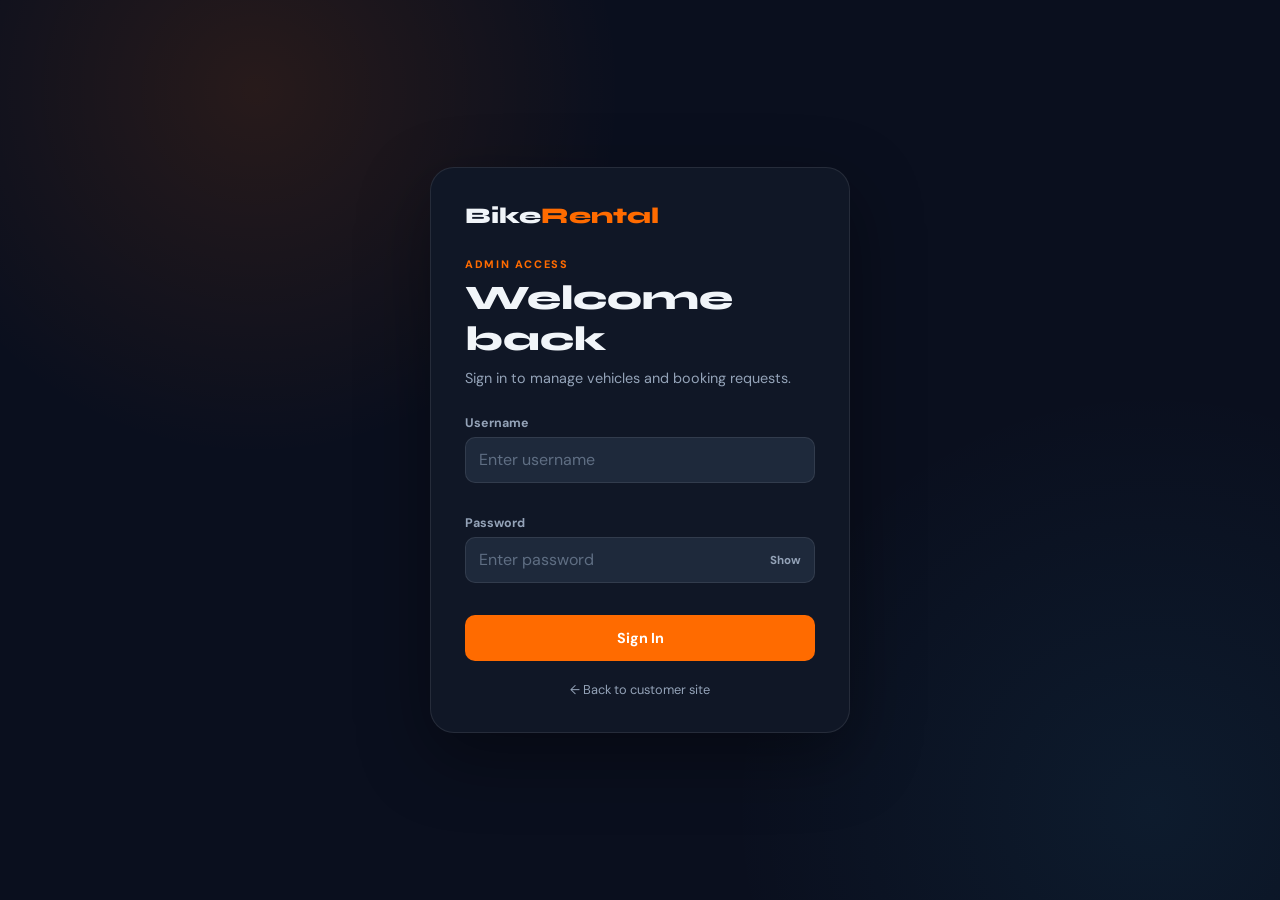
<file: frontend/login.html>
<!DOCTYPE html>
<html lang="en">
<head>
    <meta charset="UTF-8">
    <meta name="viewport" content="width=device-width, initial-scale=1.0">
    <meta name="theme-color" content="#0a0f1e">
    <title>Bike Rental Admin Login</title>
    <link rel="stylesheet" href="login.css">
</head>
<body>
<main class="login-page">
    <section class="login-card" aria-labelledby="loginTitle">
        <a class="brand" href="/">Bike<span>Rental</span></a>
        <p class="eyebrow">ADMIN ACCESS</p>
        <h1 id="loginTitle">Welcome back</h1>
        <p class="login-copy">Sign in to manage vehicles and booking requests.</p>

        <form id="loginForm" novalidate>
            <div class="form-group">
                <label for="username">Username</label>
                <input type="text" id="username" maxlength="80" placeholder="Enter username" autocomplete="username" aria-describedby="usernameError" required>
                <small id="usernameError" class="field-error" aria-live="polite"></small>
            </div>

            <div class="form-group">
                <label for="password">Password</label>
                <div class="password-wrap">
                    <input type="password" id="password" maxlength="120" placeholder="Enter password" autocomplete="current-password" aria-describedby="passwordError" required>
                    <button id="togglePasswordButton" class="show-password-btn" type="button" aria-label="Show password">Show</button>
                </div>
                <small id="passwordError" class="field-error" aria-live="polite"></small>
            </div>

            <div id="loginError" class="login-error" hidden aria-live="polite"></div>
            <button id="loginButton" class="login-btn" type="submit">Sign In</button>
        </form>

        <a class="back-link" href="/">← Back to customer site</a>
    </section>
</main>

<script src="config.js"></script>
<script src="login.js"></script>
</body>
</html>
</file>
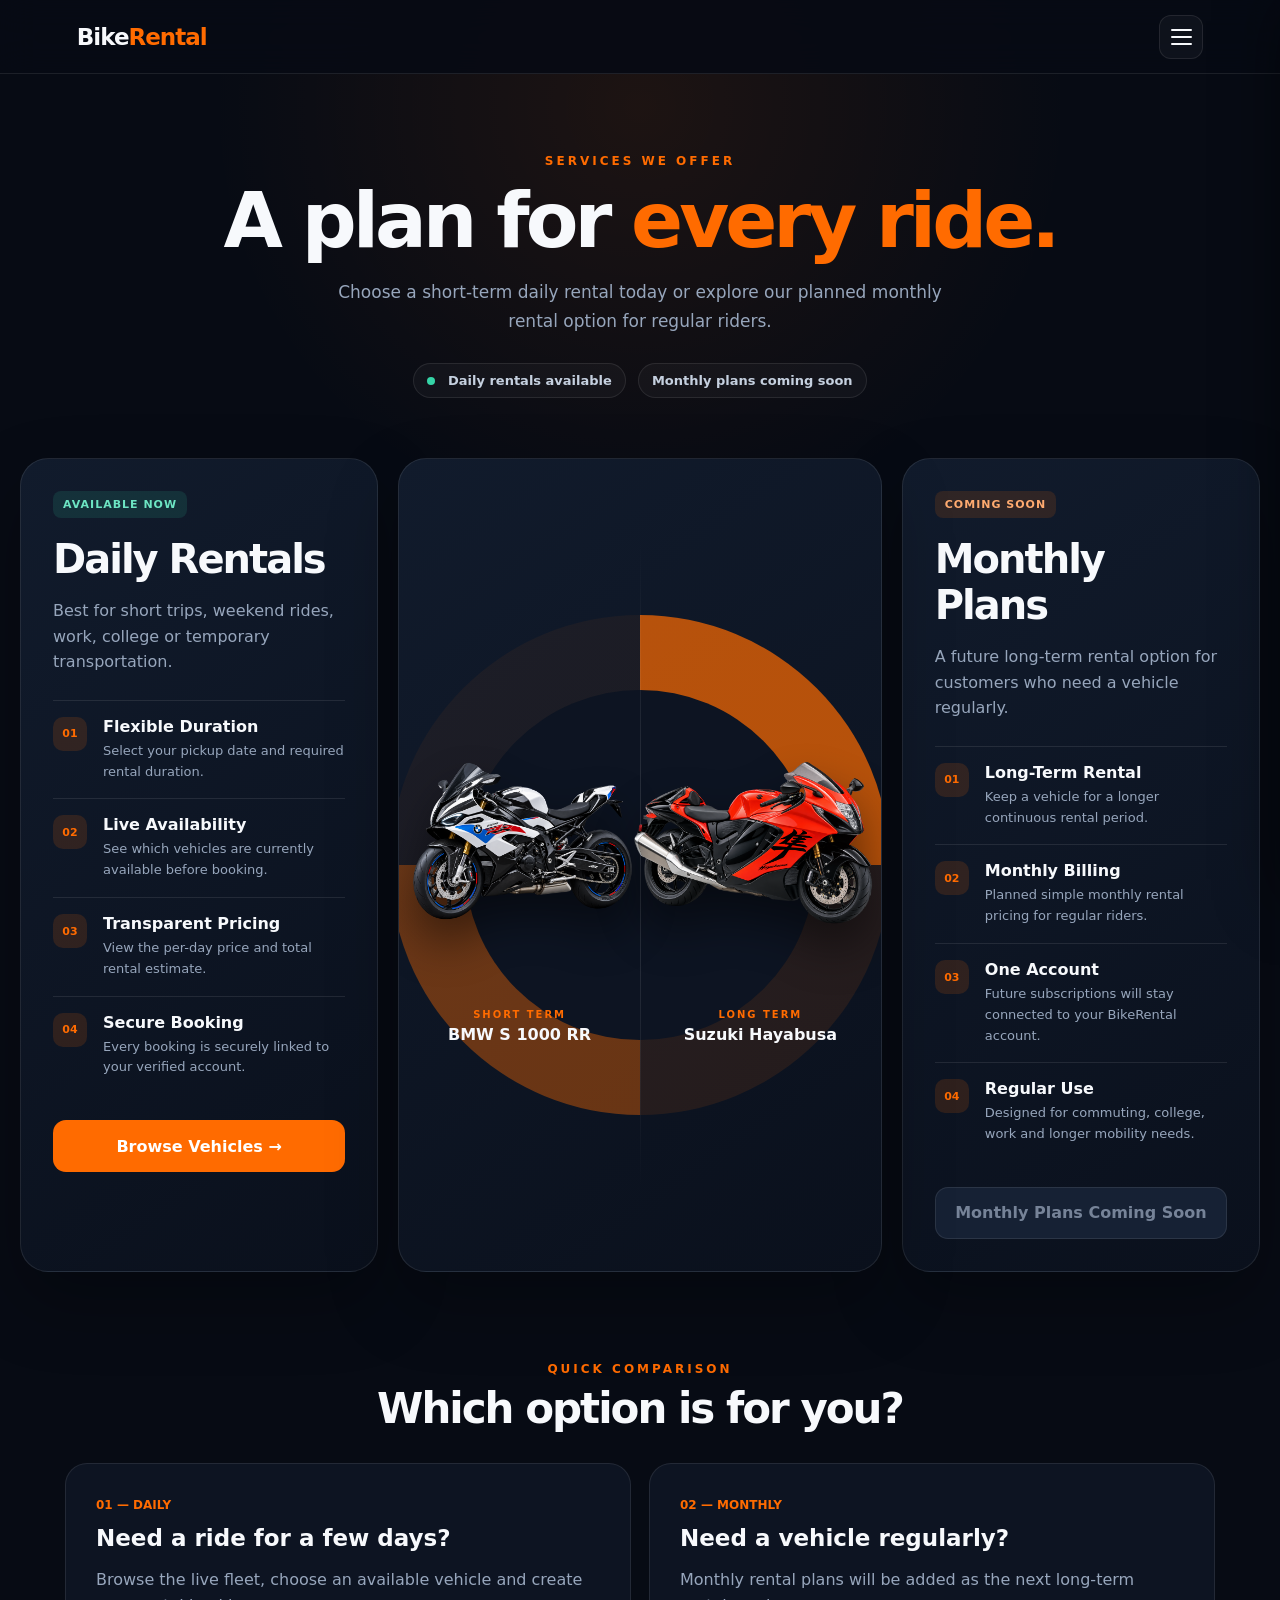
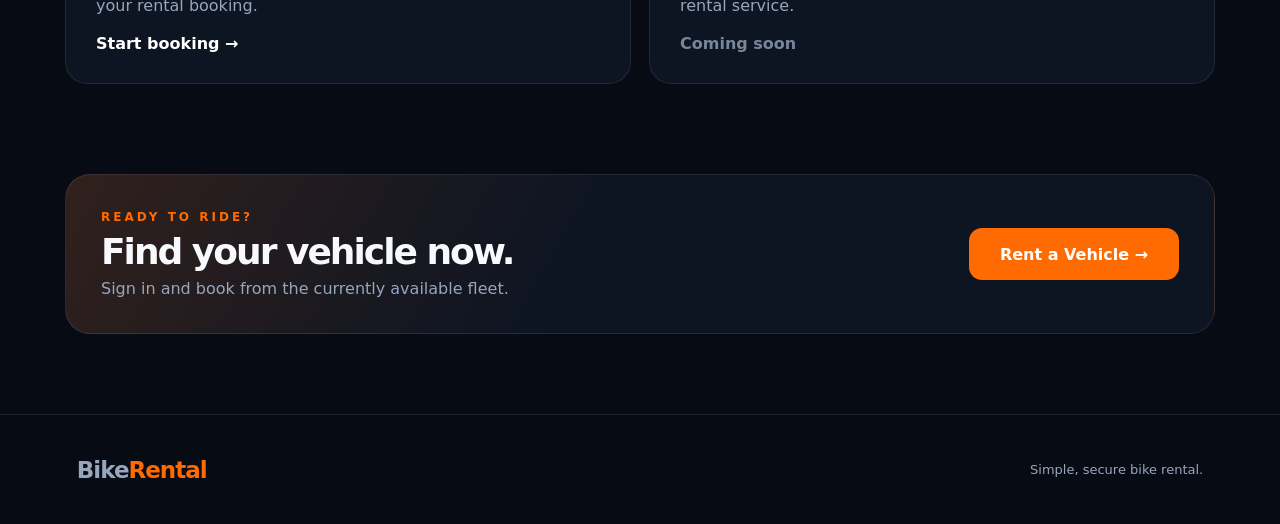
<file: frontend/services.html>
<!DOCTYPE html>
<html lang="en">

<head>
    <meta charset="UTF-8">
    <meta name="viewport" content="width=device-width, initial-scale=1.0">
    <meta name="theme-color" content="#070b14">

    <title>Services | BikeRental</title>

    <style>
        :root {
            --bg: #070b14;
            --surface: #0d1422;
            --surface2: #121c2e;
            --line: rgba(255, 255, 255, 0.09);

            --text: #f7f9fc;
            --muted: #97a6bc;

            --orange: #ff6b00;
            --orangeSoft: rgba(255, 107, 0, 0.14);

            --green: #35d4a7;
        }

        * {
            box-sizing: border-box;
        }

        html {
            scroll-behavior: smooth;
        }

        body {
            margin: 0;

            font-family:
                Inter,
                system-ui,
                -apple-system,
                BlinkMacSystemFont,
                "Segoe UI",
                sans-serif;

            color: var(--text);

            background:
                radial-gradient(
                    circle at 50% 5%,
                    rgba(255, 107, 0, 0.09),
                    transparent 430px
                ),
                var(--bg);
        }

        a {
            text-decoration: none;
            color: inherit;
        }

        /* NAVBAR */

        .navbar {
            position: sticky;

            top: 0;

            z-index: 50;

            height: 74px;

            padding: 0 6vw;

            display: flex;

            align-items: center;

            justify-content: space-between;

            border-bottom: 1px solid var(--line);

            background: rgba(7, 11, 20, 0.9);

            backdrop-filter: blur(18px);
        }

        .logo {
            font-size: 23px;

            font-weight: 900;

            letter-spacing: -1px;
        }

        .logo span {
            color: var(--orange);
        }

        .nav-links {
            display: flex;

            gap: 25px;

            align-items: center;
        }

        .nav-links a {
            color: #bdc8d9;

            font-size: 14px;

            font-weight: 700;

            transition: 0.2s;
        }

        .nav-links a:hover {
            color: white;
        }

        .login-btn {
            padding: 11px 17px;

            border-radius: 10px;

            background: var(--orangeSoft);

            border: 1px solid rgba(255, 107, 0, 0.4);

            color: white !important;
        }

        [hidden] {
            display: none !important;
        }

        .service-user-menu {
            position: relative;
        }

        .service-user-button {
            min-height: 42px;
            padding: 7px 11px 7px 7px;
            display: flex;
            align-items: center;
            gap: 8px;
            border: 1px solid var(--line);
            border-radius: 999px;
            background: #111a2b;
            color: white;
            font: inherit;
            font-size: 14px;
            font-weight: 800;
            cursor: pointer;
        }

        .service-user-avatar {
            width: 30px;
            height: 30px;
            display: grid;
            place-items: center;
            border-radius: 50%;
            background: var(--orange);
            color: white;
            font-size: 11px;
            font-weight: 900;
        }

        .service-user-arrow {
            color: #8996aa;
            font-size: 11px;
        }

        .service-user-dropdown {
            position: absolute;
            top: calc(100% + 10px);
            right: 0;
            min-width: 180px;
            padding: 7px;
            border: 1px solid var(--line);
            border-radius: 13px;
            background: #101827;
            box-shadow: 0 20px 50px rgba(0, 0, 0, 0.42);
            z-index: 100;
        }

        .service-user-dropdown a,
        .service-user-dropdown button {
            width: 100%;
            padding: 10px 11px;
            display: block;
            border: 0;
            border-radius: 9px;
            background: transparent;
            color: #c9d3e2;
            text-align: left;
            font: inherit;
            font-size: 13px;
            font-weight: 750;
            cursor: pointer;
        }

        .service-user-dropdown a:hover,
        .service-user-dropdown button:hover {
            background: rgba(255, 255, 255, 0.06);
            color: white;
        }

        .service-user-dropdown button:last-child {
            color: #fca5a5;
        }

        /* HERO */

        .hero {
            max-width: 950px;

            margin: auto;

            padding: 80px 20px 60px;

            text-align: center;
        }

        .label {
            color: var(--orange);

            font-size: 12px;

            font-weight: 900;

            letter-spacing: 3px;
        }

        .hero h1 {
            margin: 15px auto 20px;

            font-size: clamp(
                42px,
                6vw,
                82px
            );

            line-height: 0.98;

            letter-spacing: -4px;
        }

        .hero h1 span {
            color: var(--orange);
        }

        .hero p {
            max-width: 650px;

            margin: auto;

            color: var(--muted);

            line-height: 1.7;

            font-size: 17px;
        }

        .status-row {
            margin-top: 27px;

            display: flex;

            gap: 12px;

            justify-content: center;

            flex-wrap: wrap;
        }

        .status {
            padding: 9px 13px;

            border: 1px solid var(--line);

            border-radius: 999px;

            background: rgba(
                255,
                255,
                255,
                0.03
            );

            color: #c5d0df;

            font-size: 13px;

            font-weight: 700;
        }

        .live::before {
            content: "";

            display: inline-block;

            width: 8px;

            height: 8px;

            margin-right: 8px;

            border-radius: 50%;

            background: var(--green);
        }

        /* MAIN SERVICES */

        .services {
            width: min(
                1450px,
                calc(100% - 40px)
            );

            margin: auto;

            display: grid;

            grid-template-columns:
                minmax(280px, 1fr)
                minmax(420px, 1.35fr)
                minmax(280px, 1fr);

            gap: 20px;
        }

        .panel,
        .vehicle-stage {
            border-radius: 28px;

            border: 1px solid var(--line);

            background:
                linear-gradient(
                    145deg,
                    #111b2c,
                    #0a101c
                );

            box-shadow:
                0 30px 70px
                rgba(0, 0, 0, 0.28);
        }

        /* SERVICE PANEL */

        .panel {
            padding: 32px;
        }

        .tag {
            display: inline-block;

            padding: 7px 10px;

            border-radius: 8px;

            background:
                rgba(
                    53,
                    212,
                    167,
                    0.12
                );

            color: #6de5c3;

            font-size: 11px;

            font-weight: 900;

            letter-spacing: 1px;
        }

        .coming-tag {
            background:
                rgba(
                    255,
                    107,
                    0,
                    0.13
                );

            color: #ffab70;
        }

        .panel h2 {
            margin: 18px 0 10px;

            font-size: 40px;

            letter-spacing: -2px;
        }

        .intro {
            min-height: 70px;

            margin-bottom: 25px;

            color: var(--muted);

            line-height: 1.6;
        }

        .feature {
            display: grid;

            grid-template-columns:
                38px 1fr;

            gap: 12px;

            padding: 16px 0;

            border-top:
                1px solid var(--line);
        }

        .number {
            width: 34px;

            height: 34px;

            display: grid;

            place-items: center;

            border-radius: 10px;

            background:
                var(--orangeSoft);

            color: var(--orange);

            font-size: 11px;

            font-weight: 900;
        }

        .feature h3 {
            margin: 0 0 5px;

            font-size: 16px;
        }

        .feature p {
            margin: 0;

            color: var(--muted);

            font-size: 13px;

            line-height: 1.6;
        }

        .primary-btn,
        .disabled-btn {
            margin-top: 26px;

            min-height: 52px;

            width: 100%;

            border-radius: 13px;

            display: flex;

            align-items: center;

            justify-content: center;

            font-weight: 900;
        }

        .primary-btn {
            background: var(--orange);

            color: white;

            transition:
                transform 0.2s,
                filter 0.2s;
        }

        .primary-btn:hover {
            transform:
                translateY(-2px);

            filter:
                brightness(1.07);
        }

        .disabled-btn {
            border: 1px solid var(--line);

            background: #162134;

            color: #768398;
        }

        /* VEHICLE CENTER */

        .vehicle-stage {
            min-height: 650px;

            position: relative;

            overflow: hidden;

            display: grid;

            grid-template-columns: 1fr 1fr;

            align-items: center;

            isolation: isolate;
        }

        .vehicle-stage::before {
            content: "";

            position: absolute;

            width: 500px;

            height: 500px;

            left: 50%;

            top: 50%;

            transform:
                translate(-50%, -50%);

            border-radius: 50%;

            background:
                conic-gradient(
                    #ff6b00 0 25%,
                    rgba(
                        255,
                        107,
                        0,
                        0.15
                    ) 25% 50%,
                    rgba(
                        255,
                        107,
                        0,
                        0.55
                    ) 50% 75%,
                    rgba(
                        255,
                        107,
                        0,
                        0.08
                    ) 75%
                );

            opacity: 0.7;

            z-index: -3;
        }

        .vehicle-stage::after {
            content: "";

            position: absolute;

            width: 350px;

            height: 350px;

            left: 50%;

            top: 50%;

            transform:
                translate(-50%, -50%);

            border-radius: 50%;

            background: var(--surface);

            z-index: -2;
        }

        .center-line {
            position: absolute;

            left: 50%;

            top: 10%;

            bottom: 10%;

            width: 1px;

            background:
                linear-gradient(
                    transparent,
                    rgba(
                        255,
                        255,
                        255,
                        0.14
                    ),
                    transparent
                );
        }

        .vehicle-box {
            text-align: center;

            min-width: 0;

            padding: 20px;
        }

        .vehicle-image {
            height: 310px;

            display: flex;

            align-items: center;

            justify-content: center;
        }

        .vehicle-image img {
            width: 118%;

            max-width: 390px;

            max-height: 300px;

            object-fit: contain;

            display: block;

            background: transparent;

            user-select: none;

            pointer-events: none;

            filter:
                drop-shadow(
                    0 24px 22px
                    rgba(
                        0,
                        0,
                        0,
                        0.48
                    )
                );
        }

        .vehicle-box:first-of-type .vehicle-image img {
            transform: translateX(7px) scale(1.04);
        }

        .vehicle-box:last-of-type .vehicle-image img {
            transform: translateX(-7px) scale(1.04);
        }

        .vehicle-placeholder {
            font-size: 120px;
        }

        .vehicle-info {
            margin-top: 12px;
        }

        .vehicle-info span {
            display: block;

            margin-bottom: 5px;

            color: var(--orange);

            font-size: 10px;

            font-weight: 900;

            letter-spacing: 2px;
        }

        .vehicle-info strong {
            font-size: 16px;
        }

        /* COMPARISON */

        .comparison {
            width: min(
                1150px,
                calc(100% - 40px)
            );

            margin: 90px auto;
        }

        .section-title {
            text-align: center;

            margin-bottom: 30px;
        }

        .section-title h2 {
            margin: 8px 0;

            font-size: 42px;

            letter-spacing: -2px;
        }

        .comparison-grid {
            display: grid;

            grid-template-columns:
                1fr 1fr;

            gap: 18px;
        }

        .compare-card {
            padding: 30px;

            border-radius: 22px;

            border: 1px solid var(--line);

            background: var(--surface);
        }

        .compare-card span {
            color: var(--orange);

            font-size: 12px;

            font-weight: 900;
        }

        .compare-card h3 {
            margin:
                12px 0 8px;

            font-size: 23px;
        }

        .compare-card p {
            color: var(--muted);

            line-height: 1.6;
        }

        .compare-card a {
            color: white;

            font-weight: 800;
        }

        /* BOTTOM CTA */

        .bottom {
            width: min(
                1150px,
                calc(100% - 40px)
            );

            margin:
                0 auto 80px;

            padding: 35px;

            border-radius: 25px;

            border: 1px solid var(--line);

            background:
                linear-gradient(
                    120deg,
                    rgba(
                        255,
                        107,
                        0,
                        0.15
                    ),
                    transparent 45%
                ),
                var(--surface);

            display: flex;

            justify-content: space-between;

            align-items: center;

            gap: 25px;
        }

        .bottom h2 {
            margin: 7px 0;

            font-size: 36px;

            letter-spacing: -2px;
        }

        .bottom p {
            color: var(--muted);

            margin: 0;
        }

        .bottom .primary-btn {
            width: auto;

            min-width: 210px;

            padding: 0 25px;

            margin: 0;
        }

        footer {
            min-height: 110px;

            border-top: 1px solid var(--line);

            padding: 30px 6vw;

            display: flex;

            justify-content: space-between;

            align-items: center;

            color: var(--muted);

            font-size: 13px;
        }

        /* RESPONSIVE */

        @media (
            max-width: 1100px
        ) {

            .services {
                grid-template-columns:
                    1fr 1fr;
            }

            .vehicle-stage {
                grid-column:
                    1 / -1;

                grid-row: 1;

                min-height: 520px;
            }
        }

        @media (
            max-width: 760px
        ) {

            .nav-links {
                gap: 10px;
            }

            .nav-links .optional-nav {
                display: none;
            }

            .nav-links a {
                font-size: 13px;
            }

            .hero {
                padding-top: 60px;
            }

            .hero h1 {
                letter-spacing: -2px;
            }

            .services {
                width:
                    calc(100% - 24px);

                grid-template-columns:
                    1fr;
            }

            .vehicle-stage {
                grid-column: auto;
            }

            .comparison-grid {
                grid-template-columns:
                    1fr;
            }

            .bottom {
                flex-direction: column;

                align-items: flex-start;
            }

            .bottom .primary-btn {
                width: 100%;
            }

            footer {
                flex-direction: column;

                align-items: flex-start;

                gap: 10px;
            }
        }

        @media (
            max-width: 520px
        ) {

            .navbar {
                padding: 0 14px;
            }

            .logo {
                font-size: 19px;
            }

            .nav-links {
                gap: 7px;
            }

            .service-user-name {
                display: none;
            }

            .service-user-button {
                padding-right: 7px;
            }

            .login-btn {
                padding: 9px 11px;
                font-size: 12px !important;
            }

            .panel {
                padding: 24px 20px;
            }

            .vehicle-stage {
                grid-template-columns:
                    1fr;

                min-height: 650px;

                padding: 20px 0;
            }

            .center-line {
                display: none;
            }

            .vehicle-image {
                height: 225px;
            }

            .vehicle-image img {
                max-height: 210px;
            }

            .vehicle-stage::before {
                width: 340px;

                height: 340px;
            }

            .vehicle-stage::after {
                width: 235px;

                height: 235px;
            }
        }


        /* MOBILE-FIRST RIGHT DRAWER */
        .mobile-menu-button {
            display: none;
            width: 44px;
            height: 44px;
            padding: 10px;
            border: 1px solid var(--line);
            border-radius: 12px;
            background: rgba(255,255,255,0.035);
            align-items: center;
            justify-content: center;
            flex-direction: column;
            gap: 5px;
            cursor: pointer;
            flex-shrink: 0;
        }

        .mobile-menu-button span {
            width: 21px;
            height: 2px;
            border-radius: 999px;
            background: var(--text);
            transition: transform .2s ease, opacity .2s ease;
        }

        .mobile-menu-button[aria-expanded="true"] span:nth-child(1) {
            transform: translateY(7px) rotate(45deg);
        }

        .mobile-menu-button[aria-expanded="true"] span:nth-child(2) {
            opacity: 0;
        }

        .mobile-menu-button[aria-expanded="true"] span:nth-child(3) {
            transform: translateY(-7px) rotate(-45deg);
        }

        .mobile-menu-overlay {
            position: fixed;
            inset: 0;
            z-index: 98;
            background: rgba(2,6,23,.72);
            backdrop-filter: blur(3px);
            -webkit-backdrop-filter: blur(3px);
            opacity: 0;
            visibility: hidden;
            pointer-events: none;
            transition: opacity .22s ease, visibility .22s ease;
        }

        .mobile-menu-overlay.open {
            opacity: 1;
            visibility: visible;
            pointer-events: auto;
        }

        .mobile-menu-drawer {
            position: fixed;
            top: 0;
            right: 0;
            bottom: 0;
            z-index: 99;
            width: min(88vw, 360px);
            padding: 18px;
            background:
                radial-gradient(circle at 100% 0%, rgba(255,107,0,.12), transparent 240px),
                #0d1422;
            border-left: 1px solid var(--line);
            box-shadow: -22px 0 60px rgba(0,0,0,.45);
            transform: translateX(105%);
            transition: transform .24s cubic-bezier(.4,0,.2,1);
            overflow-y: auto;
            overscroll-behavior: contain;
        }

        .mobile-menu-drawer.open { transform: translateX(0); }

        .mobile-menu-header {
            display: flex;
            align-items: center;
            justify-content: space-between;
            gap: 16px;
            padding-bottom: 18px;
            border-bottom: 1px solid var(--line);
        }

        .mobile-menu-close {
            width: 42px;
            height: 42px;
            border: 1px solid var(--line);
            border-radius: 12px;
            background: rgba(255,255,255,.035);
            color: var(--text);
            cursor: pointer;
            position: relative;
            display: grid;
            place-items: center;
            padding: 0;
            font-size: 0;
            line-height: 0;
            overflow: hidden;
        }

        .mobile-menu-close::before,
        .mobile-menu-close::after {
            content: "";
            position: absolute;
            left: 50%;
            top: 50%;
            width: 17px;
            height: 2px;
            border-radius: 999px;
            background: currentColor;
            transform-origin: center;
        }

        .mobile-menu-close::before {
            transform: translate(-50%, -50%) rotate(45deg);
        }

        .mobile-menu-close::after {
            transform: translate(-50%, -50%) rotate(-45deg);
        }

        .mobile-user-summary {
            margin-top: 18px;
            padding: 14px;
            display: flex;
            align-items: center;
            gap: 12px;
            border: 1px solid var(--line);
            border-radius: 14px;
            background: rgba(255,255,255,.035);
        }

        .mobile-user-avatar {
            width: 42px;
            height: 42px;
            display: grid;
            place-items: center;
            flex-shrink: 0;
            border-radius: 50%;
            background: var(--orange);
            color: white;
            font-weight: 900;
        }

        .mobile-user-summary strong,
        .mobile-user-summary small { display: block; }

        .mobile-user-summary small {
            margin-top: 2px;
            color: var(--muted);
            font-size: 12px;
        }

        .mobile-menu-links {
            display: grid;
            gap: 6px;
            margin-top: 18px;
        }

        .mobile-menu-links a,
        .mobile-menu-account a,
        .mobile-menu-account button {
            min-height: 50px;
            width: 100%;
            padding: 0 14px;
            display: flex;
            align-items: center;
            gap: 12px;
            border: 1px solid transparent;
            border-radius: 12px;
            background: transparent;
            color: #dbe4f0;
            text-decoration: none;
            font: inherit;
            font-size: 14px;
            font-weight: 800;
            text-align: left;
            cursor: pointer;
        }

        .mobile-menu-links a span {
            width: 24px;
            color: var(--orange);
            text-align: center;
        }

        .mobile-menu-links a:hover,
        .mobile-menu-account a:hover,
        .mobile-menu-account button:hover {
            background: rgba(255,255,255,.055);
            border-color: var(--line);
        }

        .mobile-menu-account {
            margin-top: 18px;
            padding-top: 18px;
            display: grid;
            gap: 8px;
            border-top: 1px solid var(--line);
        }

        .mobile-menu-account .mobile-menu-primary {
            justify-content: center;
            background: var(--orange);
            color: white;
            border-color: transparent;
        }

        .mobile-menu-account button:last-child { color: #fca5a5; }
        body.mobile-menu-open { overflow: hidden; touch-action: none; }

        @media (max-width: 760px) {
            .navbar {
                min-height: 66px;
                height: auto;
                padding: 0.75rem 1rem;
            }

            .navbar .logo { font-size: 1.28rem; }
            .nav-links { display: none !important; }
            .mobile-menu-button { display: flex; }

            .hero {
                padding-left: 18px;
                padding-right: 18px;
            }
        }

        @media (max-width: 420px) {
            .mobile-menu-drawer {
                width: min(92vw, 340px);
                padding: 15px;
            }
        }



        /* UNIVERSAL HAMBURGER NAVIGATION: desktop + tablet + mobile */
        .navbar .nav-links {
            display: none !important;
        }

        .navbar .mobile-menu-button {
            display: flex !important;
        }

        @media (min-width: 761px) {
            .mobile-menu-drawer {
                width: min(420px, 34vw);
                min-width: 340px;
            }
        }

    </style>
</head>

<body>

    <!-- NAVBAR -->

    <nav class="navbar">

        <a href="index.html" class="logo">
            Bike<span>Rental</span>
        </a>

        <div class="nav-links">
            <a href="index.html">Home</a>
            <a href="#daily">Daily Rentals</a>
            <a href="#monthly">Monthly Plans</a>

            <a id="serviceAccountLink" href="account.html?mode=login" class="login-btn">
                Login / Sign Up
            </a>

            <div id="serviceUserMenu" class="service-user-menu" hidden>
                <button id="serviceUserButton" class="service-user-button" type="button" aria-expanded="false">
                    <span id="serviceUserAvatar" class="service-user-avatar">U</span>
                    <span id="serviceUserName" class="service-user-name">User</span>
                    <span class="service-user-arrow">⌄</span>
                </button>

                <div id="serviceUserDropdown" class="service-user-dropdown" hidden>
                    <a href="account.html">Profile</a>
                    <a href="vehicles.html#my-bookings">My Bookings</a>
                    <button id="serviceLogoutButton" type="button">Logout</button>
                </div>
            </div>
        </div>

        <button id="serviceMobileMenuButton" class="mobile-menu-button" type="button"
            aria-label="Open navigation menu" aria-controls="serviceMobileMenu" aria-expanded="false">
            <span></span><span></span><span></span>
        </button>

    </nav>

    <div id="serviceMobileMenuOverlay" class="mobile-menu-overlay"></div>

    <aside id="serviceMobileMenu" class="mobile-menu-drawer" aria-hidden="true" aria-label="Site navigation">
        <div class="mobile-menu-header">
            <a href="index.html" class="logo">Bike<span>Rental</span></a>
            <button id="serviceMobileMenuClose" class="mobile-menu-close" type="button" aria-label="Close navigation menu">×</button>
        </div>

        <div id="serviceMobileUserSummary" class="mobile-user-summary" hidden>
            <span id="serviceMobileUserAvatar" class="mobile-user-avatar">U</span>
            <div>
                <strong id="serviceMobileUserName">User</strong>
                <small>Signed in</small>
            </div>
        </div>

        <nav class="mobile-menu-links" aria-label="Customer menu">
            <a href="vehicles.html"><span>⌂</span> Browse Vehicles</a>
            <a href="services.html"><span>◇</span> Services</a>
            <a href="#daily"><span>◷</span> Daily Rentals</a>
            <a href="#monthly"><span>◫</span> Monthly Plans</a>
            <a href="vehicles.html#my-bookings"><span>▣</span> My Bookings</a>
            <a href="vehicles.html#help"><span>☎</span> Need Help?</a>
        </nav>

        <div class="mobile-menu-account">
            <a id="serviceMobileAccountLink" class="mobile-menu-primary" href="account.html?mode=login">Login / Sign Up</a>
            <a id="serviceMobileProfileLink" href="account.html" hidden>Profile</a>
            <button id="serviceMobileLogoutButton" type="button" hidden>Logout</button>
        </div>
    </aside>

    <!-- HERO -->

    <section class="hero">

        <div class="label">
            SERVICES WE OFFER
        </div>

        <h1>
            A plan for
            <span>every ride.</span>
        </h1>

        <p>
            Choose a short-term daily rental
            today or explore our planned
            monthly rental option for regular
            riders.
        </p>

        <div class="status-row">

            <div class="status live">
                Daily rentals available
            </div>

            <div class="status">
                Monthly plans coming soon
            </div>

        </div>

    </section>

    <!-- SERVICES -->

    <section class="services">

        <!-- DAILY -->

        <article
            id="daily"
            class="panel"
        >

            <span class="tag">
                AVAILABLE NOW
            </span>

            <h2>
                Daily Rentals
            </h2>

            <p class="intro">
                Best for short trips,
                weekend rides, work,
                college or temporary
                transportation.
            </p>

            <div class="feature">

                <div class="number">
                    01
                </div>

                <div>

                    <h3>
                        Flexible Duration
                    </h3>

                    <p>
                        Select your pickup
                        date and required
                        rental duration.
                    </p>

                </div>

            </div>

            <div class="feature">

                <div class="number">
                    02
                </div>

                <div>

                    <h3>
                        Live Availability
                    </h3>

                    <p>
                        See which vehicles
                        are currently
                        available before
                        booking.
                    </p>

                </div>

            </div>

            <div class="feature">

                <div class="number">
                    03
                </div>

                <div>

                    <h3>
                        Transparent Pricing
                    </h3>

                    <p>
                        View the per-day
                        price and total
                        rental estimate.
                    </p>

                </div>

            </div>

            <div class="feature">

                <div class="number">
                    04
                </div>

                <div>

                    <h3>
                        Secure Booking
                    </h3>

                    <p>
                        Every booking is
                        securely linked
                        to your verified
                        account.
                    </p>

                </div>

            </div>

            <a
                href="vehicles.html"
                class="primary-btn"
            >
                Browse Vehicles →
            </a>

        </article>

        <!-- VEHICLES -->

        <div class="vehicle-stage">

            <div class="center-line"></div>

            <div class="vehicle-box">

                <div
                    id="dailyVehicle"
                    class="vehicle-image"
                >
                    <img
                        src="images/bmw_s1000rr_cutout.png"
                        alt="BMW S 1000 RR"
                        loading="eager"
                        decoding="async"
                    >
                </div>

                <div class="vehicle-info">

                    <span>
                        SHORT TERM
                    </span>

                    <strong
                        id="dailyVehicleName"
                    >
                        BMW S 1000 RR
                    </strong>

                </div>

            </div>

            <div class="vehicle-box">

                <div
                    id="monthlyVehicle"
                    class="vehicle-image"
                >
                    <img
                        src="images/suzuki_hayabusa_cutout.png"
                        alt="Suzuki Hayabusa"
                        loading="eager"
                        decoding="async"
                    >
                </div>

                <div class="vehicle-info">

                    <span>
                        LONG TERM
                    </span>

                    <strong
                        id="monthlyVehicleName"
                    >
                        Suzuki Hayabusa
                    </strong>

                </div>

            </div>

        </div>

        <!-- MONTHLY -->

        <article
            id="monthly"
            class="panel"
        >

            <span
                class="tag coming-tag"
            >
                COMING SOON
            </span>

            <h2>
                Monthly Plans
            </h2>

            <p class="intro">
                A future long-term rental
                option for customers who
                need a vehicle regularly.
            </p>

            <div class="feature">

                <div class="number">
                    01
                </div>

                <div>

                    <h3>
                        Long-Term Rental
                    </h3>

                    <p>
                        Keep a vehicle for
                        a longer continuous
                        rental period.
                    </p>

                </div>

            </div>

            <div class="feature">

                <div class="number">
                    02
                </div>

                <div>

                    <h3>
                        Monthly Billing
                    </h3>

                    <p>
                        Planned simple
                        monthly rental
                        pricing for regular
                        riders.
                    </p>

                </div>

            </div>

            <div class="feature">

                <div class="number">
                    03
                </div>

                <div>

                    <h3>
                        One Account
                    </h3>

                    <p>
                        Future subscriptions
                        will stay connected
                        to your BikeRental
                        account.
                    </p>

                </div>

            </div>

            <div class="feature">

                <div class="number">
                    04
                </div>

                <div>

                    <h3>
                        Regular Use
                    </h3>

                    <p>
                        Designed for
                        commuting, college,
                        work and longer
                        mobility needs.
                    </p>

                </div>

            </div>

            <div class="disabled-btn">
                Monthly Plans Coming Soon
            </div>

        </article>

    </section>

    <!-- COMPARISON -->

    <section class="comparison">

        <div class="section-title">

            <div class="label">
                QUICK COMPARISON
            </div>

            <h2>
                Which option is for you?
            </h2>

        </div>

        <div class="comparison-grid">

            <article class="compare-card">

                <span>
                    01 — DAILY
                </span>

                <h3>
                    Need a ride for
                    a few days?
                </h3>

                <p>
                    Browse the live fleet,
                    choose an available
                    vehicle and create your
                    rental booking.
                </p>

                <a href="vehicles.html">
                    Start booking →
                </a>

            </article>

            <article class="compare-card">

                <span>
                    02 — MONTHLY
                </span>

                <h3>
                    Need a vehicle
                    regularly?
                </h3>

                <p>
                    Monthly rental plans
                    will be added as the
                    next long-term rental
                    service.
                </p>

                <div
                    style="
                        color:#78869a;
                        font-weight:800;
                    "
                >
                    Coming soon
                </div>

            </article>

        </div>

    </section>

    <!-- CTA -->

    <section class="bottom">

        <div>

            <div class="label">
                READY TO RIDE?
            </div>

            <h2>
                Find your vehicle now.
            </h2>

            <p>
                Sign in and book from
                the currently available
                fleet.
            </p>

        </div>

        <a
            href="vehicles.html"
            class="primary-btn"
        >
            Rent a Vehicle →
        </a>

    </section>

    <!-- FOOTER -->

    <footer>

        <a
            href="index.html"
            class="logo"
        >
            Bike<span>Rental</span>
        </a>

        <span>
            Simple, secure bike rental.
        </span>

    </footer>

    <script src="config.js"></script>
    <script>
        (() => {
            const USER_TOKEN_KEY = "bikeRentalUserToken";
            const USER_PROFILE_KEY = "bikeRentalUserProfile";

            const accountLink = document.getElementById("serviceAccountLink");
            const userMenu = document.getElementById("serviceUserMenu");
            const userButton = document.getElementById("serviceUserButton");
            const userDropdown = document.getElementById("serviceUserDropdown");
            const userAvatar = document.getElementById("serviceUserAvatar");
            const userName = document.getElementById("serviceUserName");
            const logoutButton = document.getElementById("serviceLogoutButton");
            const mobileMenuButton = document.getElementById("serviceMobileMenuButton");
            const mobileMenuClose = document.getElementById("serviceMobileMenuClose");
            const mobileMenuOverlay = document.getElementById("serviceMobileMenuOverlay");
            const mobileMenu = document.getElementById("serviceMobileMenu");
            const mobileUserSummary = document.getElementById("serviceMobileUserSummary");
            const mobileUserAvatar = document.getElementById("serviceMobileUserAvatar");
            const mobileUserName = document.getElementById("serviceMobileUserName");
            const mobileAccountLink = document.getElementById("serviceMobileAccountLink");
            const mobileProfileLink = document.getElementById("serviceMobileProfileLink");
            const mobileLogoutButton = document.getElementById("serviceMobileLogoutButton");

            function token() {
                return localStorage.getItem(USER_TOKEN_KEY) || "";
            }

            function savedProfile() {
                try {
                    return JSON.parse(localStorage.getItem(USER_PROFILE_KEY) || "null");
                } catch {
                    return null;
                }
            }

            function initials(fullName) {
                const parts = String(fullName || "User").trim().split(/\s+/).filter(Boolean);
                if (!parts.length) return "U";
                if (parts.length === 1) return parts[0][0].toUpperCase();
                return `${parts[0][0]}${parts[parts.length - 1][0]}`.toUpperCase();
            }

            function renderSignedOut() {
                accountLink.hidden = false;
                userMenu.hidden = true;
                userDropdown.hidden = true;
                userButton.setAttribute("aria-expanded", "false");

                mobileUserSummary.hidden = true;
                mobileAccountLink.hidden = false;
                mobileProfileLink.hidden = true;
                mobileLogoutButton.hidden = true;
            }

            function renderSignedIn(profile) {
                const fullName = profile?.fullName?.trim() || "User";
                const firstName = fullName.split(/\s+/)[0] || "User";

                accountLink.hidden = true;
                userMenu.hidden = false;
                userName.textContent = firstName;
                userAvatar.textContent = initials(fullName);

                mobileUserSummary.hidden = false;
                mobileUserName.textContent = firstName;
                mobileUserAvatar.textContent = initials(fullName);
                mobileAccountLink.hidden = true;
                mobileProfileLink.hidden = false;
                mobileLogoutButton.hidden = false;
            }

            function clearSession() {
                localStorage.removeItem(USER_TOKEN_KEY);
                localStorage.removeItem(USER_PROFILE_KEY);
            }

            function openMobileMenu() {
                mobileMenu.classList.add("open");
                mobileMenuOverlay.classList.add("open");
                mobileMenu.setAttribute("aria-hidden", "false");
                mobileMenuButton.setAttribute("aria-expanded", "true");
                document.body.classList.add("mobile-menu-open");
            }

            function closeMobileMenu() {
                mobileMenu.classList.remove("open");
                mobileMenuOverlay.classList.remove("open");
                mobileMenu.setAttribute("aria-hidden", "true");
                mobileMenuButton.setAttribute("aria-expanded", "false");
                document.body.classList.remove("mobile-menu-open");
            }

            async function restoreServiceSession() {
                const currentToken = token();
                const cachedProfile = savedProfile();

                if (!currentToken) {
                    renderSignedOut();
                    return;
                }

                // Render immediately from the same cached profile used by the main page.
                renderSignedIn(cachedProfile);

                const apiBase = String(
                    window.BIKE_RENTAL_CONFIG?.API_BASE_URL || ""
                ).replace(/\/$/, "");

                if (!apiBase) return;

                try {
                    const response = await fetch(`${apiBase}/api/users/me`, {
                        cache: "no-store",
                        headers: {
                            Authorization: `Bearer ${currentToken}`
                        }
                    });

                    if (response.status === 401) {
                        clearSession();
                        renderSignedOut();
                        return;
                    }

                    if (!response.ok) return;

                    const profile = await response.json();
                    localStorage.setItem(USER_PROFILE_KEY, JSON.stringify(profile));
                    renderSignedIn(profile);
                } catch (error) {
                    // Keep the cached signed-in UI if the API is temporarily unreachable.
                    console.warn("Services account state check failed:", error.message);
                }
            }

            mobileMenuButton.addEventListener("click", (event) => {
                event.stopPropagation();
                if (mobileMenu.classList.contains("open")) closeMobileMenu();
                else openMobileMenu();
            });

            mobileMenuClose.addEventListener("click", closeMobileMenu);
            mobileMenuOverlay.addEventListener("click", closeMobileMenu);

            mobileMenu.querySelectorAll("a").forEach((link) => {
                link.addEventListener("click", closeMobileMenu);
            });

            userButton.addEventListener("click", (event) => {
                event.stopPropagation();
                const open = userDropdown.hidden;
                userDropdown.hidden = !open;
                userButton.setAttribute("aria-expanded", String(open));
            });

            document.addEventListener("click", () => {
                userDropdown.hidden = true;
                userButton.setAttribute("aria-expanded", "false");
            });

            document.addEventListener("keydown", (event) => {
                if (event.key === "Escape") {
                    userDropdown.hidden = true;
                    userButton.setAttribute("aria-expanded", "false");
                    closeMobileMenu();
                }
            });

            function logoutAndReturnHome() {
                clearSession();
                window.location.href = "index.html";
            }

            logoutButton.addEventListener("click", logoutAndReturnHome);
            mobileLogoutButton.addEventListener("click", logoutAndReturnHome);

            restoreServiceSession();
        })();
    </script>

</body>

</html>
</file>
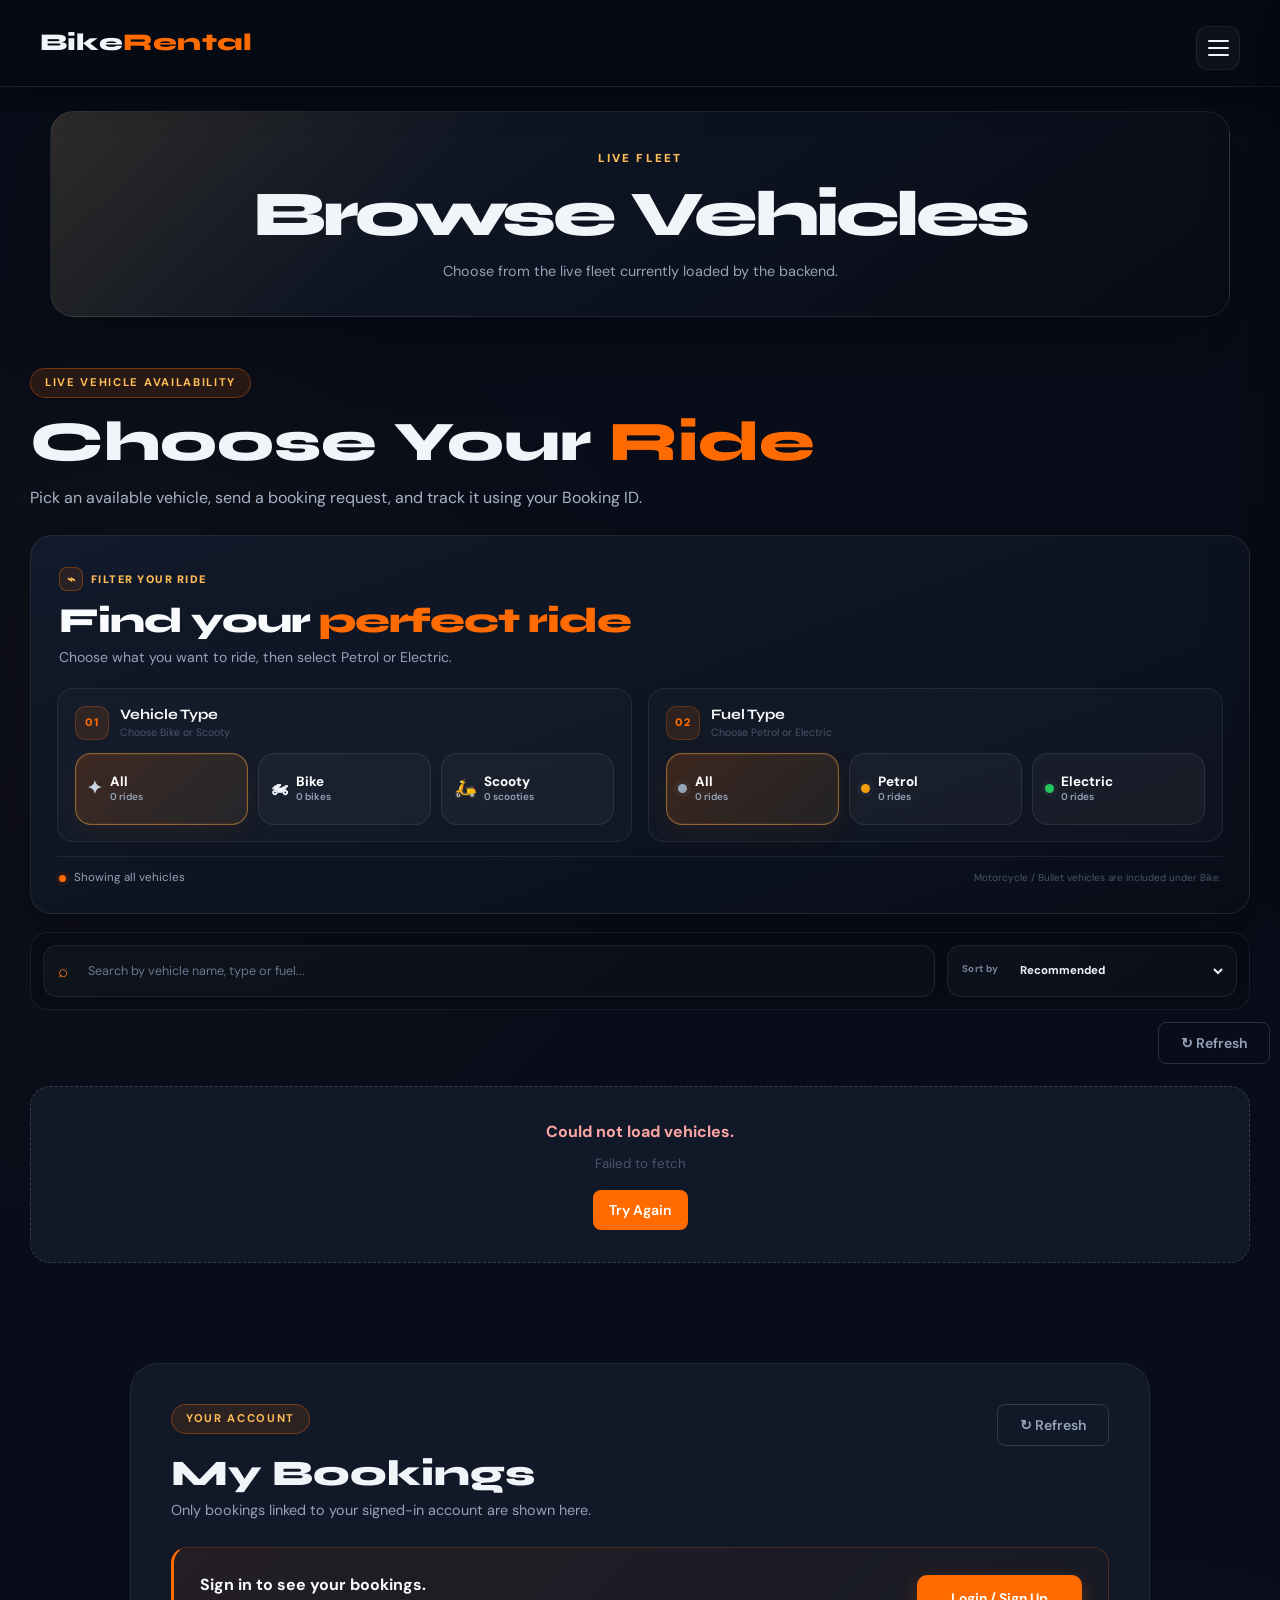
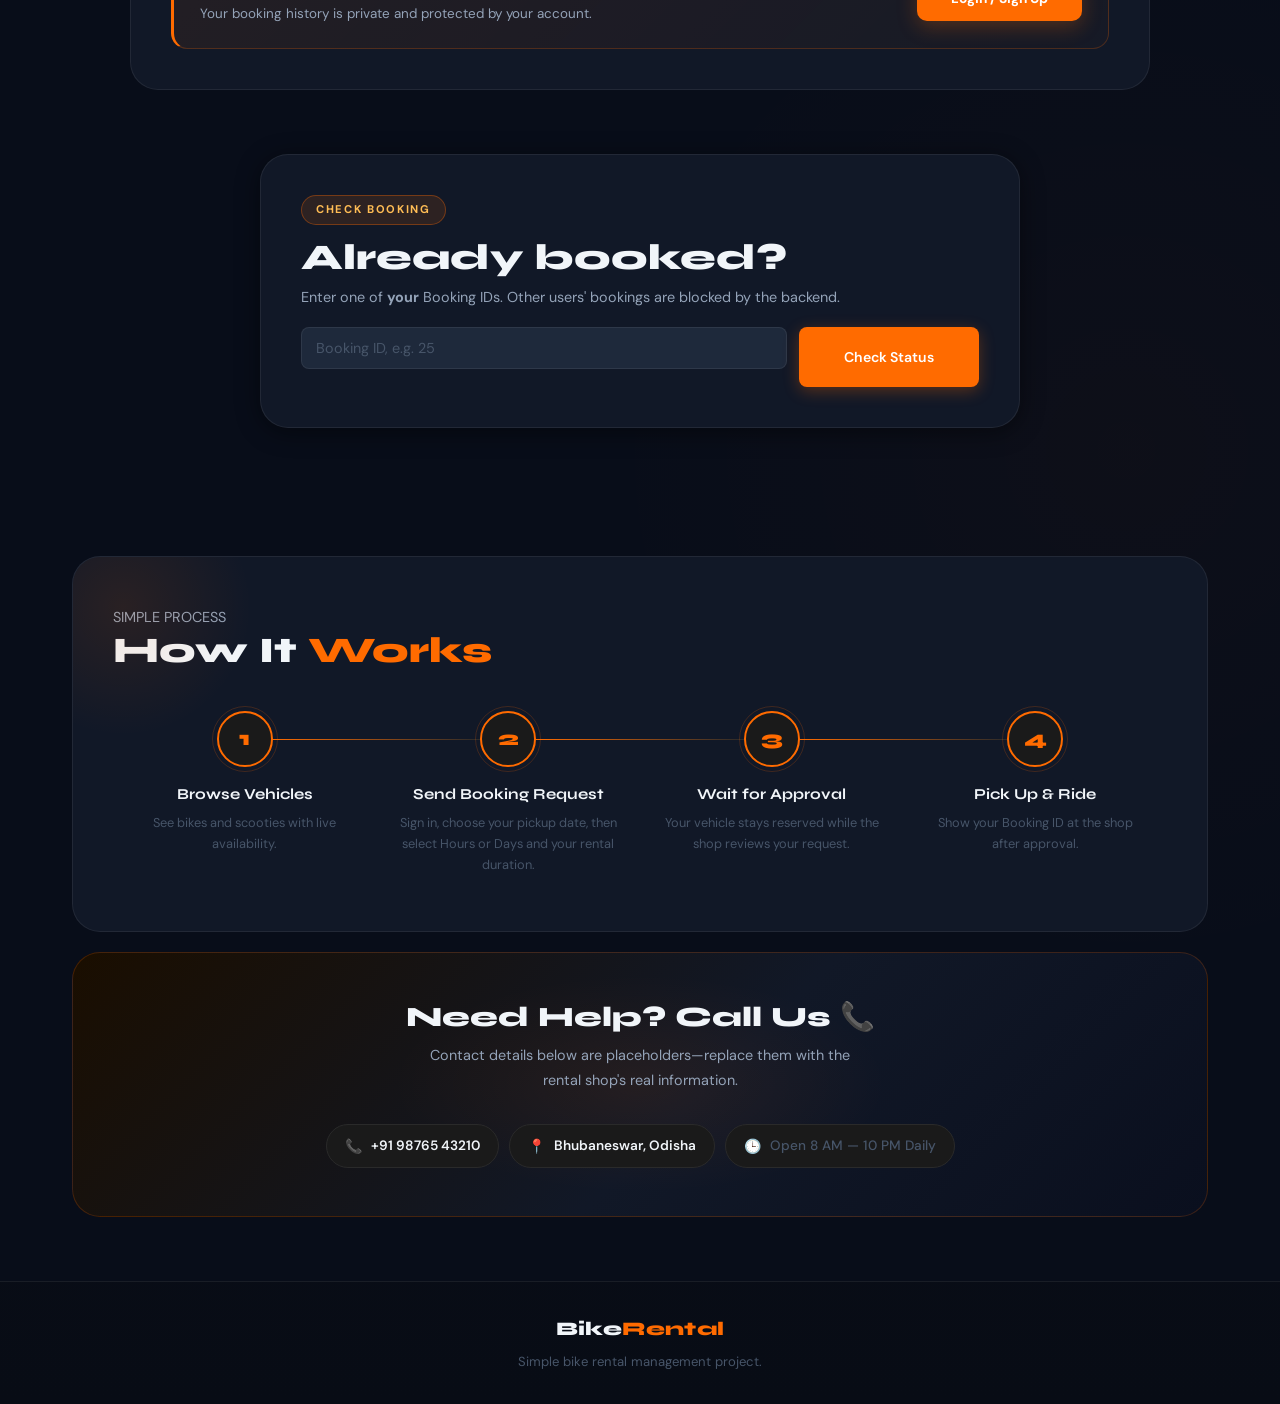
<file: frontend/vehicles.html>
<!DOCTYPE html>
<html lang="en">

<head>
    <meta charset="UTF-8">
    <meta name="viewport" content="width=device-width, initial-scale=1.0">
    <meta name="theme-color" content="#0a0f1e">
    <title>Browse Vehicles | BikeRental</title>
    <link rel="stylesheet" href="user.css">
</head>

<body>
    <nav class="navbar">
        <a class="logo logo-link" href="/" aria-label="Bike Rental home">
            Bike<span>Rental</span>
        </a>

        <div class="nav-actions">
            <a class="nav-services-link" href="services.html">Services</a>

            <button id="myBookingsLink" class="nav-bookings-btn" type="button" onclick="scrollToMyBookings()" hidden>
                My Bookings
            </button>

            <a id="accountLink" class="login-nav-btn" href="account.html">
                Login / Sign Up
            </a>

            <div id="userMenu" class="user-menu" hidden>
                <button id="userMenuButton" class="user-menu-button" type="button" onclick="toggleUserMenu(event)"
                    aria-expanded="false">
                    <span id="userAvatar" class="user-avatar">U</span>
                    <span id="userMenuName" class="user-menu-name">User</span>
                    <span class="user-menu-arrow">⌄</span>
                </button>

                <div id="userMenuDropdown" class="user-menu-dropdown" hidden>
                    <a href="account.html"><span>Profile</span></a>
                    <button type="button" onclick="logoutUser()"><span>Logout</span></button>
                </div>
            </div>

            <a class="nav-phone" href="#help">☎ Need help?</a>
        </div>

        <button id="mobileMenuButton" class="mobile-menu-button" type="button"
            aria-label="Open navigation menu" aria-controls="mobileMenu" aria-expanded="false"
            onclick="toggleMobileMenu(event)">
            <span></span>
            <span></span>
            <span></span>
        </button>
    </nav>

    <div id="mobileMenuOverlay" class="mobile-menu-overlay" onclick="closeMobileMenu()"></div>

    <aside id="mobileMenu" class="mobile-menu-drawer" aria-hidden="true" aria-label="Site navigation">
        <div class="mobile-menu-header">
            <a class="logo mobile-menu-logo" href="index.html" onclick="closeMobileMenu()">
                Bike<span>Rental</span>
            </a>
            <button class="mobile-menu-close" type="button" aria-label="Close navigation menu"
                onclick="closeMobileMenu()">×</button>
        </div>

        <div id="mobileUserSummary" class="mobile-user-summary" hidden>
            <span id="mobileUserAvatar" class="mobile-user-avatar">U</span>
            <div>
                <strong id="mobileUserName">User</strong>
                <small>Signed in</small>
            </div>
        </div>

        <nav class="mobile-menu-links" aria-label="Customer menu">
            <a href="index.html" onclick="closeMobileMenu()">
                <span>⌂</span> Home
            </a>
            <a href="vehicles.html#vehicles" onclick="closeMobileMenu()">
                <span>🏍</span> Browse Vehicles
            </a>
            <a href="services.html" onclick="closeMobileMenu()">
                <span>◇</span> Services
            </a>
            <a href="services.html#daily" onclick="closeMobileMenu()">
                <span>◷</span> Daily Rentals
            </a>
            <a href="services.html#monthly" onclick="closeMobileMenu()">
                <span>◫</span> Monthly Plans
            </a>
            <a href="#my-bookings" onclick="closeMobileMenu()">
                <span>▣</span> My Bookings
            </a>
            <a href="#help" onclick="closeMobileMenu()">
                <span>☎</span> Need Help?
            </a>
        </nav>

        <div class="mobile-menu-account">
            <a id="mobileAccountLink" class="mobile-menu-primary" href="account.html?mode=login"
                onclick="closeMobileMenu()">Login / Sign Up</a>

            <a id="mobileProfileLink" href="account.html" onclick="closeMobileMenu()" hidden>Profile</a>
            <button id="mobileLogoutButton" type="button" onclick="logoutUser(); closeMobileMenu();" hidden>Logout</button>
        </div>
    </aside>

    <main>
        <section class="browse-divider" aria-hidden="true">
            <span>LIVE FLEET</span>
            <h2>Browse Vehicles</h2>
            <p>Choose from the live fleet currently loaded by the backend.</p>
        </section>

        <section id="vehicles" class="section hero-section">
            <div class="hero-heading-row">
                <div>
                    <span class="section-label">LIVE VEHICLE AVAILABILITY</span>
                    <h1>Choose Your <span class="accent">Ride</span></h1>
                    <p class="hero-copy">Pick an available vehicle, send a booking request, and track it using your
                        Booking ID.</p>
                </div>
            </div>

            <div class="vehicle-filter-panel" aria-label="Vehicle filters">
                <div class="vehicle-filter-heading">
                    <div class="vehicle-filter-intro">
                        <span class="vehicle-filter-eyebrow">
                            <span class="vehicle-filter-eyebrow-icon">⌁</span>
                            FILTER YOUR RIDE
                        </span>
                        <h2>Find your <span>perfect ride</span></h2>
                        <p>Choose what you want to ride, then select Petrol or Electric.</p>
                    </div>

                    <button id="clearVehicleFiltersButton" class="filter-clear-btn" type="button"
                        onclick="clearVehicleFilters()" hidden>
                        <span aria-hidden="true">×</span>
                        Clear filters
                    </button>
                </div>

                <div class="vehicle-filter-groups">
                    <section class="vehicle-filter-group" aria-labelledby="vehicleTypeFilterTitle">
                        <div class="vehicle-filter-group-head">
                            <span class="vehicle-filter-step">01</span>
                            <div>
                                <h3 id="vehicleTypeFilterTitle">Vehicle Type</h3>
                                <p>Choose Bike or Scooty</p>
                            </div>
                        </div>

                        <div class="vehicle-filter-options vehicle-type-options" role="group"
                            aria-label="Filter by vehicle type">
                            <button class="vehicle-filter-option is-active" type="button"
                                data-category-filter="ALL" onclick="setVehicleCategoryFilter('ALL')">
                                <span class="filter-option-icon filter-icon-all">✦</span>
                                <span class="filter-option-copy">
                                    <strong>All</strong>
                                    <small id="allVehicleCount">0 rides</small>
                                </span>
                            </button>

                            <button class="vehicle-filter-option" type="button"
                                data-category-filter="BIKE" onclick="setVehicleCategoryFilter('BIKE')">
                                <span class="filter-option-icon">🏍</span>
                                <span class="filter-option-copy">
                                    <strong>Bike</strong>
                                    <small id="bikeVehicleCount">0 bikes</small>
                                </span>
                            </button>

                            <button class="vehicle-filter-option" type="button"
                                data-category-filter="SCOOTY" onclick="setVehicleCategoryFilter('SCOOTY')">
                                <span class="filter-option-icon">🛵</span>
                                <span class="filter-option-copy">
                                    <strong>Scooty</strong>
                                    <small id="scootyVehicleCount">0 scooties</small>
                                </span>
                            </button>
                        </div>
                    </section>

                    <section class="vehicle-filter-group" aria-labelledby="fuelTypeFilterTitle">
                        <div class="vehicle-filter-group-head">
                            <span class="vehicle-filter-step">02</span>
                            <div>
                                <h3 id="fuelTypeFilterTitle">Fuel Type</h3>
                                <p>Choose Petrol or Electric</p>
                            </div>
                        </div>

                        <div class="vehicle-filter-options fuel-filter-options" role="group"
                            aria-label="Filter by fuel type">
                            <button class="vehicle-filter-option compact-filter-option is-active" type="button"
                                data-fuel-filter="ALL" onclick="setVehicleFuelFilter('ALL')">
                                <span class="fuel-dot fuel-dot-all"></span>
                                <span class="filter-option-copy">
                                    <strong>All</strong>
                                    <small id="allFuelCount">0 rides</small>
                                </span>
                            </button>

                            <button class="vehicle-filter-option compact-filter-option" type="button"
                                data-fuel-filter="PETROL" onclick="setVehicleFuelFilter('PETROL')">
                                <span class="fuel-dot fuel-dot-petrol"></span>
                                <span class="filter-option-copy">
                                    <strong>Petrol</strong>
                                    <small id="petrolVehicleCount">0 rides</small>
                                </span>
                            </button>

                            <button class="vehicle-filter-option compact-filter-option" type="button"
                                data-fuel-filter="ELECTRIC" onclick="setVehicleFuelFilter('ELECTRIC')">
                                <span class="fuel-dot fuel-dot-electric"></span>
                                <span class="filter-option-copy">
                                    <strong>Electric</strong>
                                    <small id="electricVehicleCount">0 rides</small>
                                </span>
                            </button>
                        </div>
                    </section>
                </div>

                <div class="vehicle-filter-result-row">
                    <div class="vehicle-filter-result-wrap">
                        <span class="vehicle-filter-result-dot"></span>
                        <div id="vehicleFilterResult" class="vehicle-filter-result" aria-live="polite">
                            Showing all vehicles
                        </div>
                    </div>
                    <div class="vehicle-filter-hint">Motorcycle / Bullet vehicles are included under Bike.</div>
                </div>
            </div>

            <div class="fleet-discovery-toolbar" aria-label="Search and sort vehicles">
                <div class="vehicle-search-wrap">
                    <span class="vehicle-search-icon" aria-hidden="true">⌕</span>
                    <label class="sr-only" for="vehicleSearchInput">Search vehicles</label>
                    <input
                        id="vehicleSearchInput"
                        class="vehicle-search-input"
                        type="search"
                        placeholder="Search by vehicle name, type or fuel..."
                        autocomplete="off"
                        spellcheck="false"
                        oninput="setVehicleSearchQuery(this.value)"
                    >
                    <button
                        id="clearVehicleSearchButton"
                        class="vehicle-search-clear"
                        type="button"
                        aria-label="Clear vehicle search"
                        onclick="clearVehicleSearch()"
                        hidden
                    >×</button>
                </div>

                <div class="vehicle-sort-wrap">
                    <label for="vehicleSortSelect">
                        <span>Sort by</span>
                    </label>
                    <select id="vehicleSortSelect" class="vehicle-sort-select" onchange="setVehicleSortMode(this.value)">
                        <option value="DEFAULT">Recommended</option>
                        <option value="PRICE_DAY_ASC">Daily price: Low to High</option>
                        <option value="PRICE_DAY_DESC">Daily price: High to Low</option>
                        <option value="PRICE_HOUR_ASC">Hourly price: Low to High</option>
                        <option value="PRICE_HOUR_DESC">Hourly price: High to Low</option>
                        <option value="NAME_ASC">Name: A to Z</option>
                        <option value="AVAILABLE_FIRST">Available first</option>
                    </select>
                </div>
            </div>

            <div id="activeDiscoverySummary" class="active-discovery-summary" hidden aria-live="polite">
                <div id="activeDiscoveryText"></div>
                <button type="button" onclick="resetVehicleDiscovery()">Reset search & sort</button>
            </div>

            <div class="fleet-toolbar">
                <div id="vehicleStats" class="vehicle-stats" aria-live="polite"></div>
                <button id="refreshBikesButton" class="refresh-btn" type="button" onclick="refreshBikes()" aria-label="Refresh vehicle availability">↻ Refresh</button>
            </div>

            <div id="bikeContainer" class="grid" aria-live="polite"></div>
        </section>


        <section id="my-bookings" class="section my-bookings-section">
            <div class="form-card bookings-account-card">
                <div class="section-head-inline">
                    <div>
                        <span class="section-label">YOUR ACCOUNT</span>
                        <h2>My Bookings</h2>
                        <p>Only bookings linked to your signed-in account are shown here.</p>
                    </div>
                    <button class="refresh-btn" type="button" onclick="loadMyBookings()">↻ Refresh</button>
                </div>
                <div id="myBookingsAuthNotice" class="auth-required-box">
                    <strong>Sign in to see your bookings.</strong>
                    <span>Your booking history is private and protected by your account.</span>
                    <a class="btn-primary inline-cta" href="account.html?mode=login">Login / Sign Up</a>
                </div>
                <div id="myBookingsContent" hidden>
                    <div id="myBookingsList" class="my-bookings-list" aria-live="polite"></div>
                </div>
            </div>
        </section>

        <section id="booking-status" class="section status-section">
            <div class="form-card status-card">
                <span class="section-label">CHECK BOOKING</span>
                <h2>Already booked?</h2>
                <p>Enter one of <strong>your</strong> Booking IDs. Other users' bookings are blocked by the backend.</p>
                <form id="bookingLookupForm" class="status-search-row" novalidate>
                    <div class="field-wrap compact-field">
                        <label class="sr-only" for="bookingLookupId">Booking ID</label>
                        <input id="bookingLookupId" type="number" min="1" step="1" inputmode="numeric"
                            placeholder="Booking ID, e.g. 25" aria-describedby="bookingLookupError">
                        <small id="bookingLookupError" class="field-error" aria-live="polite"></small>
                    </div>
                    <button id="bookingLookupButton" class="btn-primary" type="submit">Check Status</button>
                </form>
                <div id="bookingLookupResult" class="lookup-result" hidden aria-live="polite"></div>
            </div>
        </section>

        <section class="section">
            <div class="process-card reveal">
                <div class="header-group">
                    <p class="subtitle">SIMPLE PROCESS</p>
                    <h2 class="main-title">How It <span class="accent">Works</span></h2>
                </div>
                <div class="steps-grid">
                    <div class="step">
                        <div class="circle">1</div>
                        <h3>Browse Vehicles</h3>
                        <p>See bikes and scooties with live availability.</p>
                    </div>
                    <div class="step">
                        <div class="circle">2</div>
                        <h3>Send Booking Request</h3>
                        <p>Sign in, choose your pickup date, then select Hours or Days and your rental duration.</p>
                    </div>
                    <div class="step">
                        <div class="circle">3</div>
                        <h3>Wait for Approval</h3>
                        <p>Your vehicle stays reserved while the shop reviews your request.</p>
                    </div>
                    <div class="step">
                        <div class="circle">4</div>
                        <h3>Pick Up & Ride</h3>
                        <p>Show your Booking ID at the shop after approval.</p>
                    </div>
                </div>
            </div>

            <div id="help" class="help-card reveal delay-2">
                <h2 class="main-title compact">Need Help? Call Us 📞</h2>
                <p class="help-text">Contact details below are placeholders—replace them with the rental shop's real
                    information.</p>
                <div class="contact-info">
                    <div class="info-item"><span class="icon">📞</span><span>+91 98765 43210</span></div>
                    <div class="info-item"><span class="icon">📍</span><span>Bhubaneswar, Odisha</span></div>
                    <div class="info-item gray-text"><span class="icon">🕒</span><span>Open 8 AM — 10 PM Daily</span>
                    </div>
                </div>
            </div>
        </section>
    </main>

    <div id="bookingModal" class="modal" aria-hidden="true">
        <div class="modal-backdrop" onclick="closeBookingModal()"></div>
        <div class="modal-card" role="dialog" aria-modal="true" aria-labelledby="bookingModalTitle">
            <button class="modal-close" type="button" onclick="closeBookingModal()"
                aria-label="Close booking form">×</button>
            <span class="section-label">BOOK YOUR RIDE</span>
            <h2 id="bookingModalTitle">Booking Request</h2>
            <p id="selectedBikeSummary" class="selected-bike-summary"></p>

            <form id="bookingForm" novalidate>
                <input id="selectedBikeId" type="hidden">

                <div class="booking-account-box">
                    <span>Booking as</span>
                    <div id="bookingAccountSummary"></div>
                    <small>Name and phone are taken securely from your signed-in account.</small>
                </div>

                <div class="booking-date-first">
                    <section class="spin-date-picker" aria-labelledby="pickupDateWheelHeading">
                        <div class="spin-date-picker-head">
                            <div>
                                <span class="spin-date-kicker">PICKUP DATE</span>
                                <h3 id="pickupDateWheelHeading">Spin to choose your date</h3>
                                <p>Swipe, scroll, use the arrows, or tap a date on the wheel.</p>
                            </div>
                            <button class="spin-date-today" type="button" onclick="selectPickupDateToday()">Today</button>
                        </div>

                        <input id="pickupDate" type="hidden" aria-describedby="pickupDateError">

                        <div id="pickupDateWheel" class="date-wheel" tabindex="0" role="group"
                            aria-label="Spin pickup date selector">
                            <div class="date-wheel-glow" aria-hidden="true"></div>
                            <div id="dateWheelRing" class="date-wheel-ring"></div>
                            <div class="date-wheel-selector" aria-hidden="true"></div>
                            <div class="date-wheel-pointer" aria-hidden="true"></div>

                            <button class="date-wheel-step date-wheel-prev" type="button"
                                onclick="spinPickupDate(-1)" aria-label="Previous date">‹</button>
                            <button class="date-wheel-step date-wheel-next" type="button"
                                onclick="spinPickupDate(1)" aria-label="Next date">›</button>

                            <div class="date-wheel-center" aria-live="polite">
                                <span>SELECTED DATE</span>
                                <strong id="dateWheelDay">—</strong>
                                <b id="dateWheelMonthYear">Choose date</b>
                                <small id="dateWheelWeekday">Spin the wheel</small>
                            </div>
                        </div>

                        <div class="date-wheel-footer">
                            <span class="date-wheel-gesture" aria-hidden="true">↔</span>
                            <div>
                                <small>Pickup date</small>
                                <strong id="dateWheelFormatted">Spin or tap to select</strong>
                            </div>
                            <span id="dateWheelSelectionState" class="date-wheel-state">Choose</span>
                        </div>

                        <small id="pickupDateError" class="field-error" aria-live="polite"></small>
                    </section>
                </div>

                <div id="rentalOptionsStage" class="rental-options-stage" hidden>
                    <div class="rental-stage-heading">
                        <span>How long do you need the vehicle?</span>
                        <small>Choose Hours for a short ride or Days for a longer rental.</small>
                    </div>

                    <div class="rental-type-options">
                        <label class="rental-type-card">
                            <input id="rentalHourly" type="radio" name="rentalType" value="HOURLY">
                            <span class="rental-type-card-content">
                                <strong>Hours</strong>
                                <small>1–12 hours</small>
                            </span>
                        </label>

                        <label class="rental-type-card">
                            <input id="rentalDaily" type="radio" name="rentalType" value="DAILY">
                            <span class="rental-type-card-content">
                                <strong>Days</strong>
                                <small>1–30 days</small>
                            </span>
                        </label>
                    </div>

                    <div id="hourlyRentalFields" class="hourly-rental-layout" hidden>
                        <div class="form-group hourly-duration-field">
                            <label for="durationHours">Rental Hours</label>
                            <select id="durationHours" aria-describedby="durationHoursError">
                                <option value="1">1 Hour</option>
                                <option value="2">2 Hours</option>
                                <option value="3">3 Hours</option>
                                <option value="4">4 Hours</option>
                                <option value="5">5 Hours</option>
                                <option value="6">6 Hours</option>
                                <option value="7">7 Hours</option>
                                <option value="8">8 Hours</option>
                                <option value="9">9 Hours</option>
                                <option value="10">10 Hours</option>
                                <option value="11">11 Hours</option>
                                <option value="12">12 Hours</option>
                            </select>
                            <small id="durationHoursError" class="field-error" aria-live="polite"></small>
                            <small class="duration-availability-note">Available pickup slots update automatically for your selected duration.</small>
                        </div>

                        <section class="pickup-slot-picker" aria-labelledby="pickupSlotHeading">
                            <div class="pickup-slot-heading-row">
                                <div>
                                    <span class="pickup-slot-kicker">LIVE AVAILABILITY</span>
                                    <h3 id="pickupSlotHeading">Available pickup slots</h3>
                                    <p id="pickupSlotSubtext">Choose a date, duration and pickup time.</p>
                                </div>
                                <span id="availabilityStatusPill" class="availability-status-pill">Waiting</span>
                            </div>

                            <div class="ampm-toggle" role="tablist" aria-label="Pickup time period">
                                <button id="timePeriodAm" class="ampm-button active" type="button" role="tab"
                                    aria-selected="true" onclick="setTimePeriod('AM')">AM</button>
                                <button id="timePeriodPm" class="ampm-button" type="button" role="tab"
                                    aria-selected="false" onclick="setTimePeriod('PM')">PM</button>
                            </div>

                            <input id="pickupTime" type="hidden" aria-describedby="pickupTimeError">

                            <div id="pickupTimeGrid" class="pickup-time-grid" tabindex="-1" aria-live="polite">
                                <div class="pickup-slot-empty">Select a pickup date to load time slots.</div>
                            </div>

                            <small id="pickupTimeError" class="field-error" aria-live="polite"></small>

                            <div id="bookedTimeSummary" class="booked-time-summary" aria-live="polite" hidden></div>
                        </section>
                    </div>

                    <div id="dailyRentalFields" class="rental-details-grid" hidden>
                        <div class="form-group">
                            <label for="durationDays">Rental Days</label>
                            <div class="duration-input-wrap">
                                <input id="durationDays" type="number" min="1" max="30" step="1" value="1"
                                    aria-describedby="durationDaysError">
                                <span>days</span>
                            </div>
                            <small id="durationDaysError" class="field-error" aria-live="polite"></small>
                        </div>

                        <section id="dailyAvailabilityPanel" class="daily-availability-panel" aria-live="polite">
                            <div class="daily-availability-icon" aria-hidden="true">i</div>
                            <div>
                                <strong>Daily availability</strong>
                                <small>Choose a date and duration to check this range before booking.</small>
                            </div>
                        </section>
                    </div>
                </div>

                <div id="bookingEstimate" class="estimate-box" aria-live="polite"></div>
                <p class="form-note">Your account identity is verified before this booking request is created. ₹50
                    confirmation payment will be added in the next phase.</p>
                <button id="submitBookingButton" class="btn-primary" type="submit">Send Booking Request</button>
            </form>
        </div>
    </div>

    <div id="successModal" class="modal" aria-hidden="true">
        <div class="modal-backdrop" onclick="closeSuccessModal()"></div>
        <div class="modal-card success-card" role="dialog" aria-modal="true" aria-labelledby="successTitle">
            <button class="modal-close" type="button" onclick="closeSuccessModal()"
                aria-label="Close booking confirmation">×</button>
            <div class="success-icon">✓</div>
            <h2 id="successTitle">Booking Request Sent</h2>
            <div id="successDetails"></div>
            <div class="success-actions">
                <button class="btn-primary" type="button" onclick="closeSuccessModal(); scrollToMyBookings()">View My Bookings</button>
                <button class="success-secondary-btn" type="button" onclick="closeSuccessModal()">Back to Browse</button>
            </div>
        </div>
    </div>

    <div id="toastContainer" class="toast-container" aria-live="polite" aria-atomic="true"></div>


    <!-- MOBILE FILTER + SORT — STEP 3 -->
    <div id="mobileFleetToolbar" class="mobile-fleet-toolbar" aria-label="Mobile vehicle controls">
        <button id="mobileFilterButton" class="mobile-fleet-control" type="button"
            onclick="openMobileFleetSheet('filter')" aria-controls="mobileFilterSheet" aria-expanded="false">
            <span class="mobile-fleet-control-icon">⌁</span>
            <span class="mobile-fleet-control-copy">
                <small>Refine</small>
                <strong>Filter</strong>
            </span>
            <span id="mobileFilterCount" class="mobile-fleet-count" hidden>0</span>
        </button>

        <span class="mobile-fleet-divider" aria-hidden="true"></span>

        <button id="mobileSortButton" class="mobile-fleet-control" type="button"
            onclick="openMobileFleetSheet('sort')" aria-controls="mobileSortSheet" aria-expanded="false">
            <span class="mobile-fleet-control-icon">↕</span>
            <span class="mobile-fleet-control-copy">
                <small>Order</small>
                <strong id="mobileSortButtonLabel">Recommended</strong>
            </span>
        </button>
    </div>

    <div id="mobileFleetSheetOverlay" class="mobile-fleet-sheet-overlay"
        onclick="closeMobileFleetSheets()" aria-hidden="true"></div>

    <section id="mobileFilterSheet" class="mobile-fleet-sheet" aria-hidden="true"
        aria-labelledby="mobileFilterSheetTitle">
        <div class="mobile-fleet-sheet-handle" aria-hidden="true"></div>

        <div class="mobile-fleet-sheet-head">
            <div>
                <span>REFINE YOUR RIDE</span>
                <h2 id="mobileFilterSheetTitle">Filters</h2>
            </div>
            <button type="button" class="mobile-fleet-sheet-close"
                onclick="closeMobileFleetSheets()" aria-label="Close filters">×</button>
        </div>

        <div class="mobile-fleet-sheet-body">
            <div class="mobile-filter-section">
                <div class="mobile-filter-section-head">
                    <span>01</span>
                    <div>
                        <strong>Vehicle Type</strong>
                        <small>Choose what you want to ride.</small>
                    </div>
                </div>

                <div class="mobile-filter-choice-grid">
                    <button type="button" class="mobile-filter-choice is-active"
                        data-mobile-category-filter="ALL"
                        onclick="setVehicleCategoryFilter('ALL')">
                        <span>✦</span>
                        <strong>All</strong>
                    </button>

                    <button type="button" class="mobile-filter-choice"
                        data-mobile-category-filter="BIKE"
                        onclick="setVehicleCategoryFilter('BIKE')">
                        <span>🏍</span>
                        <strong>Bikes</strong>
                    </button>

                    <button type="button" class="mobile-filter-choice"
                        data-mobile-category-filter="SCOOTY"
                        onclick="setVehicleCategoryFilter('SCOOTY')">
                        <span>🛵</span>
                        <strong>Scooties</strong>
                    </button>
                </div>
            </div>

            <div class="mobile-filter-section">
                <div class="mobile-filter-section-head">
                    <span>02</span>
                    <div>
                        <strong>Fuel Type</strong>
                        <small>Petrol or electric.</small>
                    </div>
                </div>

                <div class="mobile-filter-choice-grid mobile-filter-fuel-grid">
                    <button type="button" class="mobile-filter-choice is-active"
                        data-mobile-fuel-filter="ALL"
                        onclick="setVehicleFuelFilter('ALL')">
                        <span>◉</span>
                        <strong>All</strong>
                    </button>

                    <button type="button" class="mobile-filter-choice"
                        data-mobile-fuel-filter="PETROL"
                        onclick="setVehicleFuelFilter('PETROL')">
                        <span>⛽</span>
                        <strong>Petrol</strong>
                    </button>

                    <button type="button" class="mobile-filter-choice"
                        data-mobile-fuel-filter="ELECTRIC"
                        onclick="setVehicleFuelFilter('ELECTRIC')">
                        <span>⚡</span>
                        <strong>Electric</strong>
                    </button>
                </div>
            </div>
        </div>

        <div class="mobile-fleet-sheet-footer">
            <button type="button" class="mobile-sheet-reset" onclick="clearVehicleFilters()">Clear filters</button>
            <button type="button" class="mobile-sheet-apply" onclick="closeMobileFleetSheets()">
                Show <span id="mobileFilterResultCount">0</span> vehicles
            </button>
        </div>
    </section>

    <section id="mobileSortSheet" class="mobile-fleet-sheet" aria-hidden="true"
        aria-labelledby="mobileSortSheetTitle">
        <div class="mobile-fleet-sheet-handle" aria-hidden="true"></div>

        <div class="mobile-fleet-sheet-head">
            <div>
                <span>ORDER RESULTS</span>
                <h2 id="mobileSortSheetTitle">Sort vehicles</h2>
            </div>
            <button type="button" class="mobile-fleet-sheet-close"
                onclick="closeMobileFleetSheets()" aria-label="Close sort options">×</button>
        </div>

        <div class="mobile-fleet-sheet-body mobile-sort-options">
            <button type="button" class="mobile-sort-option is-active"
                data-mobile-sort="DEFAULT" onclick="chooseMobileSort('DEFAULT')">
                <span class="mobile-sort-radio"></span>
                <div><strong>Recommended</strong><small>Default fleet order</small></div>
            </button>

            <button type="button" class="mobile-sort-option"
                data-mobile-sort="AVAILABLE_FIRST" onclick="chooseMobileSort('AVAILABLE_FIRST')">
                <span class="mobile-sort-radio"></span>
                <div><strong>Available first</strong><small>Ready-to-book vehicles first</small></div>
            </button>

            <button type="button" class="mobile-sort-option"
                data-mobile-sort="PRICE_DAY_ASC" onclick="chooseMobileSort('PRICE_DAY_ASC')">
                <span class="mobile-sort-radio"></span>
                <div><strong>Daily price: Low to High</strong><small>Lowest daily rent first</small></div>
            </button>

            <button type="button" class="mobile-sort-option"
                data-mobile-sort="PRICE_DAY_DESC" onclick="chooseMobileSort('PRICE_DAY_DESC')">
                <span class="mobile-sort-radio"></span>
                <div><strong>Daily price: High to Low</strong><small>Highest daily rent first</small></div>
            </button>

            <button type="button" class="mobile-sort-option"
                data-mobile-sort="PRICE_HOUR_ASC" onclick="chooseMobileSort('PRICE_HOUR_ASC')">
                <span class="mobile-sort-radio"></span>
                <div><strong>Hourly price: Low to High</strong><small>Lowest hourly rent first</small></div>
            </button>

            <button type="button" class="mobile-sort-option"
                data-mobile-sort="PRICE_HOUR_DESC" onclick="chooseMobileSort('PRICE_HOUR_DESC')">
                <span class="mobile-sort-radio"></span>
                <div><strong>Hourly price: High to Low</strong><small>Highest hourly rent first</small></div>
            </button>

            <button type="button" class="mobile-sort-option"
                data-mobile-sort="NAME_ASC" onclick="chooseMobileSort('NAME_ASC')">
                <span class="mobile-sort-radio"></span>
                <div><strong>Name: A to Z</strong><small>Alphabetical vehicle order</small></div>
            </button>
        </div>
    </section>

    <footer>
        <div class="logo">Bike<span>Rental</span></div>
        <div>Simple bike rental management project.</div>
    </footer>

    <script src="config.js"></script>
    <script src="user.js"></script>
</body>

</html>
</file>
<file: frontend/user.css>
/* ==============================
   🎨 CSS VARIABLES & THEME
============================== */
@import url('https://fonts.googleapis.com/css2?family=Syne:wght@400;600;700;800&family=DM+Sans:wght@400;500;600&display=swap');

:root {
    --bg-base:        #0a0f1e;
    --bg-card:        #111827;
    --bg-card-hover:  #1a2438;
    --bg-input:       #1e293b;
    --orange:         #ff6b00;
    --orange-soft:    rgba(255, 107, 0, 0.12);
    --orange-border:  rgba(255, 107, 0, 0.35);
    --green:          #22c55e;
    --green-dark:     #16a34a;
    --red:            #ef4444;
    --text-primary:   #f1f5f9;
    --text-secondary: #94a3b8;
    --text-muted:     #475569;
    --border:         rgba(255, 255, 255, 0.07);
    --border-hover:   rgba(255, 255, 255, 0.14);
    --radius-sm:      8px;
    --radius-md:      14px;
    --radius-lg:      20px;
    --radius-xl:      28px;
    --shadow-card:    0 4px 24px rgba(0, 0, 0, 0.45);
    --shadow-hover:   0 12px 40px rgba(0, 0, 0, 0.6);
    --font-display:   'Syne', sans-serif;
    --font-body:      'DM Sans', sans-serif;
    --transition:     0.25s cubic-bezier(0.4, 0, 0.2, 1);
}

/* ==============================
   🌙 RESET & GLOBAL
============================== */
*, *::before, *::after {
    box-sizing: border-box;
    margin: 0;
    padding: 0;
}

html {
    scroll-behavior: smooth;
}

body {
    font-family: var(--font-body);
    background: var(--bg-base);
    color: var(--text-primary);
    line-height: 1.6;
    min-height: 100vh;
    overflow-x: hidden;
    /* subtle noise grain */
    background-image:
        radial-gradient(ellipse 80% 40% at 10% 0%, rgba(255,107,0,0.07) 0%, transparent 60%),
        radial-gradient(ellipse 60% 50% at 90% 100%, rgba(255,107,0,0.05) 0%, transparent 60%);
}

/* ==============================
   🔤 TYPOGRAPHY
============================== */
h1, h2, h3, h4 {
    font-family: var(--font-display);
    font-weight: 800;
    line-height: 1.15;
    color: var(--text-primary);
}

h1 { font-size: clamp(2rem, 5vw, 3.5rem); }
h2 { font-size: clamp(1.5rem, 3vw, 2.25rem); }
h3 { font-size: 1.1rem; font-weight: 700; }

p {
    font-size: 0.9rem;
    color: var(--text-secondary);
    line-height: 1.7;
}

.accent { color: var(--orange); }

/* ==============================
   🧭 NAVBAR
============================== */
nav, .navbar {
    display: flex;
    align-items: center;
    justify-content: space-between;
    padding: 1rem 2.5rem;
    background: rgba(10, 15, 30, 0.85);
    backdrop-filter: blur(16px);
    -webkit-backdrop-filter: blur(16px);
    border-bottom: 1px solid var(--border);
    position: sticky;
    top: 0;
    z-index: 100;
}

.logo {
    font-family: var(--font-display);
    font-size: 1.5rem;
    font-weight: 800;
    color: var(--text-primary);
}

.logo span { color: var(--orange); }

.nav-links {
    display: flex;
    gap: 2rem;
    list-style: none;
}

.nav-links a {
    font-family: var(--font-body);
    font-size: 0.9rem;
    font-weight: 500;
    color: var(--text-secondary);
    text-decoration: none;
    transition: color var(--transition);
}

.nav-links a:hover { color: var(--text-primary); }

.nav-phone {
    display: flex;
    align-items: center;
    gap: 8px;
    font-size: 0.88rem;
    font-weight: 600;
    color: var(--orange);
    text-decoration: none;
}

/* ==============================
   📦 SECTION WRAPPER
============================== */
.section {
    padding: 4rem 2rem;
    max-width: 1200px;
    margin: 0 auto;
}

.section-label {
    display: inline-block;
    font-size: 0.7rem;
    font-weight: 700;
    letter-spacing: 0.15em;
    text-transform: uppercase;
    color: var(--orange);
    background: var(--orange-soft);
    border: 1px solid var(--orange-border);
    border-radius: 100px;
    padding: 5px 14px;
    margin-bottom: 12px;
}

/* ==============================
   🚲 VEHICLE GRID
============================== */
.grid {
    display: grid;
    grid-template-columns: repeat(auto-fill, minmax(240px, 1fr));
    gap: 20px;
    padding: 20px;
}

/* ==============================
   🃏 VEHICLE CARD
============================== */
.card {
    background: var(--bg-card);
    border: 1px solid var(--border);
    border-radius: var(--radius-lg);
    padding: 0;
    overflow: hidden;
    transition: transform var(--transition), box-shadow var(--transition), border-color var(--transition);
    cursor: pointer;
    position: relative;
}

.card::before {
    content: '';
    position: absolute;
    inset: 0;
    border-radius: var(--radius-lg);
    background: linear-gradient(135deg, var(--orange-soft) 0%, transparent 60%);
    opacity: 0;
    transition: opacity var(--transition);
    pointer-events: none;
    z-index: 0;
}

.card:hover {
    transform: translateY(-6px);
    box-shadow: var(--shadow-hover);
    border-color: var(--orange-border);
}

.card:hover::before {
    opacity: 1;
}

.card-body {
    padding: 14px 16px 18px;
    position: relative;
    z-index: 1;
}

/* ==============================
   🖼 CARD IMAGE
============================== */
.card img,
img {
    width: 100%;
    height: 160px;
    object-fit: cover;
    border-radius: 0;
    display: block;
    transition: transform var(--transition);
}

.card:hover img {
    transform: scale(1.04);
}

/* availability badge */
.badge {
    position: absolute;
    top: 12px;
    right: 12px;
    font-size: 0.68rem;
    font-weight: 700;
    letter-spacing: 0.06em;
    text-transform: uppercase;
    padding: 4px 10px;
    border-radius: 100px;
    z-index: 2;
}

.badge.available {
    background: rgba(34, 197, 94, 0.2);
    color: #4ade80;
    border: 1px solid rgba(34, 197, 94, 0.4);
}

.badge.unavailable {
    background: rgba(239, 68, 68, 0.2);
    color: #f87171;
    border: 1px solid rgba(239, 68, 68, 0.35);
}

.card-name {
    font-family: var(--font-display);
    font-size: 1rem;
    font-weight: 700;
    color: var(--text-primary);
    margin-bottom: 4px;
}

.card-price {
    font-size: 0.82rem;
    color: var(--text-muted);
    margin-bottom: 12px;
}

.card-price strong {
    color: var(--orange);
    font-size: 1.05rem;
    font-weight: 700;
}

/* ==============================
   🔘 BUTTONS
============================== */
button,
.btn {
    margin-top: 10px;
    padding: 11px 16px;
    width: 100%;
    background: var(--green);
    border: none;
    color: #fff;
    font-family: var(--font-body);
    font-size: 0.88rem;
    font-weight: 600;
    border-radius: var(--radius-sm);
    cursor: pointer;
    transition: background var(--transition), transform var(--transition), box-shadow var(--transition);
    position: relative;
    overflow: hidden;
}

button::after {
    content: '';
    position: absolute;
    inset: 0;
    background: rgba(255,255,255,0);
    transition: background var(--transition);
}

button:hover {
    background: var(--green-dark);
    transform: translateY(-1px);
    box-shadow: 0 6px 20px rgba(34, 197, 94, 0.3);
}

button:active {
    transform: scale(0.98);
}

button:disabled {
    background: rgba(239, 68, 68, 0.2);
    color: #f87171;
    border: 1px solid rgba(239, 68, 68, 0.35);
    cursor: not-allowed;
    transform: none;
    box-shadow: none;
}

/* orange CTA variant */
.btn-primary {
    background: var(--orange);
    box-shadow: 0 4px 16px rgba(255, 107, 0, 0.3);
}

.btn-primary:hover {
    background: #e55e00;
    box-shadow: 0 8px 24px rgba(255, 107, 0, 0.45);
}

/* outline variant */
.btn-outline {
    background: transparent;
    border: 1px solid var(--border-hover);
    color: var(--text-primary);
}

.btn-outline:hover {
    border-color: var(--orange-border);
    background: var(--orange-soft);
    box-shadow: none;
}

/* ==============================
   🔢 HOW IT WORKS
============================== */
.process-card {
    background: #111827;
    border: 1px solid var(--border);
    border-radius: var(--radius-xl);
    padding: 3rem 2.5rem 3.5rem;
    margin-bottom: 20px;
    position: relative;
    overflow: hidden;
}

.process-card::before {
    content: '';
    position: absolute;
    top: -80px; left: -80px;
    width: 260px; height: 260px;
    background: radial-gradient(circle, rgba(255,107,0,0.1) 0%, transparent 70%);
    pointer-events: none;
}

.steps-grid {
    display: grid;
    grid-template-columns: repeat(4, 1fr);
    gap: 0;
    margin-top: 2.5rem;
    position: relative;
}

.step {
    display: flex;
    flex-direction: column;
    align-items: center;
    text-align: center;
    padding: 0 1.25rem;
    position: relative;
}

.step:not(:last-child)::after {
    content: '';
    position: absolute;
    top: 28px;
    left: 60%;
    width: 80%;
    height: 1px;
    background: linear-gradient(90deg, var(--orange) 0%, #2a2a2a 100%);
}

.circle {
    width: 56px;
    height: 56px;
    border-radius: 50%;
    border: 2px solid var(--orange);
    background: #1a1a1a;
    display: flex;
    align-items: center;
    justify-content: center;
    font-family: var(--font-display);
    font-size: 1.3rem;
    font-weight: 800;
    color: var(--orange);
    margin-bottom: 1.2rem;
    position: relative;
    z-index: 1;
    transition: background var(--transition), box-shadow var(--transition);
}

.circle::before {
    content: '';
    position: absolute;
    inset: -7px;
    border-radius: 50%;
    border: 1px solid rgba(255,107,0,0.2);
}

.step:hover .circle {
    background: var(--orange-soft);
    box-shadow: 0 0 24px rgba(255,107,0,0.25);
}

.step h3 {
    font-size: 0.95rem;
    font-weight: 700;
    color: var(--text-primary);
    margin-bottom: 8px;
}

.step p {
    font-size: 0.8rem;
    color: var(--text-muted);
    line-height: 1.65;
}

/* ==============================
   📞 HELP CARD
============================== */
.help-card {
    background: linear-gradient(135deg, #1a0e00 0%, #111827 55%, var(--bg-base) 100%);
    border: 1px solid rgba(255,107,0,0.2);
    border-radius: var(--radius-xl);
    padding: 3rem 2.5rem;
    text-align: center;
    position: relative;
    overflow: hidden;
}

.help-card::before {
    content: '';
    position: absolute;
    top: 50%; left: 50%;
    transform: translate(-50%, -50%);
    width: 500px; height: 220px;
    background: radial-gradient(ellipse, rgba(255,107,0,0.08) 0%, transparent 70%);
    pointer-events: none;
}

.help-card h2 {
    font-size: 1.75rem;
    margin-bottom: 10px;
    position: relative;
}

.help-card p {
    font-size: 0.9rem;
    max-width: 420px;
    margin: 0 auto 2rem;
    position: relative;
}

.contact-info {
    display: flex;
    align-items: center;
    justify-content: center;
    gap: 10px;
    flex-wrap: wrap;
    position: relative;
}

.info-item {
    display: flex;
    align-items: center;
    gap: 9px;
    background: #1a1a1a;
    border: 1px solid #2a2a2a;
    border-radius: 100px;
    padding: 10px 18px;
    font-size: 0.85rem;
    font-weight: 600;
    color: var(--text-primary);
    transition: border-color var(--transition);
}

.info-item:hover {
    border-color: var(--orange-border);
}

.info-item .icon {
    font-size: 14px;
    line-height: 1;
}

.info-item.gray-text {
    color: var(--text-muted);
    font-weight: 500;
}

/* ==============================
   📝 BOOKING FORM
============================== */
.form-card {
    background: var(--bg-card);
    border: 1px solid var(--border);
    border-radius: var(--radius-xl);
    padding: 2.5rem;
    max-width: 520px;
    margin: 0 auto;
}

.form-group {
    margin-bottom: 1.2rem;
    text-align: left;
}

label {
    display: block;
    font-size: 0.8rem;
    font-weight: 600;
    color: var(--text-secondary);
    margin-bottom: 6px;
    letter-spacing: 0.03em;
}

input,
select,
textarea {
    width: 100%;
    padding: 11px 14px;
    background: var(--bg-input);
    border: 1px solid var(--border);
    border-radius: var(--radius-sm);
    color: var(--text-primary);
    font-family: var(--font-body);
    font-size: 0.9rem;
    outline: none;
    transition: border-color var(--transition), box-shadow var(--transition);
}

input:focus,
select:focus,
textarea:focus {
    border-color: var(--orange-border);
    box-shadow: 0 0 0 3px rgba(255,107,0,0.1);
}

input::placeholder,
textarea::placeholder {
    color: var(--text-muted);
}

select option {
    background: var(--bg-card);
}

textarea {
    resize: vertical;
    min-height: 100px;
}

/* ==============================
   🏷️ STATUS & MISC
============================== */
.status-dot {
    width: 8px;
    height: 8px;
    border-radius: 50%;
    display: inline-block;
    margin-right: 5px;
}

.status-dot.green { background: var(--green); }
.status-dot.red   { background: var(--red); }

.tag {
    display: inline-block;
    font-size: 0.7rem;
    font-weight: 600;
    padding: 3px 10px;
    border-radius: 100px;
    letter-spacing: 0.04em;
}

.tag.orange {
    background: var(--orange-soft);
    color: var(--orange);
    border: 1px solid var(--orange-border);
}

/* ==============================
   🦶 FOOTER
============================== */
footer {
    border-top: 1px solid var(--border);
    padding: 2rem;
    text-align: center;
    font-size: 0.82rem;
    color: var(--text-muted);
    font-family: var(--font-body);
}

footer .logo {
    font-size: 1.2rem;
    margin-bottom: 6px;
}

/* ==============================
   ✨ REVEAL ANIMATION
============================== */
.reveal {
    opacity: 0;
    transform: translateY(28px);
    animation: revealUp 0.55s cubic-bezier(0.4, 0, 0.2, 1) forwards;
}

@keyframes revealUp {
    to { opacity: 1; transform: translateY(0); }
}

/* stagger helper classes */
.delay-1 { animation-delay: 0.1s; }
.delay-2 { animation-delay: 0.2s; }
.delay-3 { animation-delay: 0.3s; }
.delay-4 { animation-delay: 0.4s; }

/* ==============================
   📱 RESPONSIVE
============================== */
@media (max-width: 900px) {
    .steps-grid {
        grid-template-columns: repeat(2, 1fr);
        gap: 2rem;
    }

    .step:not(:last-child)::after { display: none; }

    nav, .navbar { padding: 1rem 1.25rem; }
}

@media (max-width: 600px) {
    .grid {
        grid-template-columns: repeat(auto-fill, minmax(160px, 1fr));
        padding: 12px;
        gap: 12px;
    }

    .steps-grid {
        grid-template-columns: 1fr;
        gap: 1.5rem;
    }

    .process-card,
    .help-card {
        padding: 2rem 1.25rem;
        border-radius: var(--radius-lg);
    }

    .contact-info {
        flex-direction: column;
        align-items: stretch;
    }

    .info-item { justify-content: center; }

    .nav-links { display: none; }

    h2 { font-size: 1.5rem; }
}
/* ==============================
   ✅ FUNCTIONAL BOOKING UI
============================== */
.hero-section { padding-top: 3rem; }
.hero-copy { max-width: 620px; margin-top: 10px; font-size: 1rem; }
.image-placeholder {
    width: 100%; height: 160px; display: grid; place-items: center;
    font-size: 3rem; background: var(--bg-input);
}
.loading-card, .empty-state {
    grid-column: 1 / -1; padding: 2rem; text-align: center;
    border: 1px dashed var(--border-hover); border-radius: var(--radius-lg);
    color: var(--text-secondary); background: var(--bg-card);
}
.error-state { color: #fca5a5; }
.status-section { padding-top: 0; }
.status-card { max-width: 760px; }
.status-card h2 { margin-bottom: 6px; }
.status-search-row { display: grid; grid-template-columns: 1fr 180px; gap: 12px; margin-top: 18px; }
.status-search-row button { margin-top: 0; }
.lookup-result, .estimate-box {
    margin-top: 16px; padding: 14px; border-radius: var(--radius-sm);
    background: var(--bg-input); border: 1px solid var(--border);
}
.lookup-grid { display: grid; grid-template-columns: repeat(4, 1fr); gap: 12px; }
.lookup-grid div, .success-summary div { display: flex; flex-direction: column; gap: 2px; }
.lookup-grid span, .success-summary span { color: var(--text-muted); font-size: .72rem; text-transform: uppercase; letter-spacing: .05em; }
.lookup-error { color: #f87171; }
.status-pending { color: #fbbf24; }
.status-approved { color: #4ade80; }
.status-rejected { color: #f87171; }
.status-completed { color: #38bdf8; }

body.modal-open { overflow: hidden; }
.modal { display: none; position: fixed; inset: 0; z-index: 1000; align-items: center; justify-content: center; padding: 18px; }
.modal.open { display: flex; }
.modal-backdrop { position: absolute; inset: 0; background: rgba(0,0,0,.72); backdrop-filter: blur(6px); }
.modal-card {
    width: min(520px, 100%); max-height: 92vh; overflow-y: auto;
    position: relative; z-index: 1; background: var(--bg-card);
    border: 1px solid var(--border-hover); border-radius: var(--radius-xl);
    padding: 2rem; box-shadow: var(--shadow-hover);
}
.modal-close {
    position: absolute; top: 12px; right: 14px; width: 38px; height: 38px;
    padding: 0; margin: 0; border-radius: 50%; background: var(--bg-input); color: var(--text-primary);
    font-size: 1.5rem; line-height: 1;
}
.modal-close:hover { background: #334155; box-shadow: none; }
.selected-bike-summary { margin: 8px 0 20px; color: var(--orange); font-weight: 600; }
.estimate-box { margin: 0 0 10px; color: var(--text-secondary); }
.estimate-box strong { color: var(--orange); }
.success-card { text-align: center; }
.success-icon {
    width: 58px; height: 58px; margin: 0 auto 14px; border-radius: 50%;
    display: grid; place-items: center; background: rgba(34,197,94,.16); color: #4ade80;
    border: 1px solid rgba(34,197,94,.35); font-size: 1.8rem; font-weight: 800;
}
.booking-id-label { margin-top: 18px; font-size: .75rem; text-transform: uppercase; letter-spacing: .1em; }
.booking-id { font-family: var(--font-display); font-size: 2.4rem; font-weight: 800; color: var(--orange); margin: 2px 0 18px; }
.success-summary {
    display: grid; grid-template-columns: 1fr 1fr; gap: 12px; text-align: left;
    background: var(--bg-input); border: 1px solid var(--border); padding: 14px;
    border-radius: var(--radius-md); margin-bottom: 18px;
}
.success-summary strong { color: var(--text-primary); font-size: .9rem; }

@media (max-width: 600px) {
    .status-search-row { grid-template-columns: 1fr; }
    .lookup-grid { grid-template-columns: 1fr 1fr; }
    .modal-card { padding: 1.4rem; }
    .success-summary { grid-template-columns: 1fr; }
}

/* ==============================
   POLISH + VALIDATION PASS
============================== */
.logo-link { text-decoration: none; }
.nav-actions { display: flex; align-items: center; gap: 1.2rem; }
.nav-link {
    color: var(--text-secondary); text-decoration: none; font-size: .86rem;
    font-weight: 600; transition: color var(--transition);
}
.nav-link:hover { color: var(--text-primary); }

.hero-heading-row {
    display: flex; align-items: flex-end; justify-content: space-between;
    gap: 2rem; margin-bottom: 1.4rem;
}
.hero-copy { color: #a7b4c7; }
.refresh-btn {
    width: auto; min-width: 112px; margin: 0 0 6px; background: transparent;
    color: var(--text-secondary); border: 1px solid var(--border-hover); box-shadow: none;
}
.refresh-btn:hover { background: var(--bg-input); color: var(--text-primary); box-shadow: none; }
.refresh-btn:disabled { background: transparent; color: var(--text-muted); border-color: var(--border); }

.vehicle-stats {
    display: flex; gap: 10px; flex-wrap: wrap; margin: 0 20px 2px;
}
.stat-chip {
    display: inline-flex; align-items: center; gap: 8px; padding: 8px 12px;
    border: 1px solid var(--border); border-radius: 999px; background: rgba(17, 24, 39, .75);
    color: var(--text-secondary); font-size: .78rem;
}
.stat-chip strong { color: var(--text-primary); font-size: .9rem; }
.available-chip strong { color: #4ade80; }

.card { cursor: default; display: flex; flex-direction: column; min-height: 100%; }
.card-image-wrap { overflow: hidden; background: #fff; min-height: 160px; }
.card-image-wrap img { object-fit: contain; background: #fff; }
.card-body { display: flex; flex-direction: column; flex: 1; }
.card-type { min-height: 1.6em; }
.card-price { display: flex; align-items: baseline; gap: 4px; margin-top: auto; }
.card-price span { color: var(--text-muted); }
.card-body button { margin-top: 4px; }
.unavailable-btn:disabled {
    background: rgba(148, 163, 184, .08); color: #94a3b8;
    border: 1px solid rgba(148, 163, 184, .18);
}

.skeleton-card {
    height: 305px; border-radius: var(--radius-lg); border: 1px solid var(--border);
    background: linear-gradient(90deg, #111827 25%, #182236 37%, #111827 63%);
    background-size: 400% 100%; animation: skeleton 1.2s ease-in-out infinite;
}
@keyframes skeleton { 0% { background-position: 100% 0; } 100% { background-position: 0 0; } }

.empty-state { display: grid; justify-items: center; gap: 8px; }
.empty-state small { display: block; color: var(--text-muted); }
.retry-btn { width: auto; margin-top: 8px; background: var(--orange); }

.field-wrap { position: relative; }
.compact-field { min-width: 0; }
.form-grid-two { display: grid; grid-template-columns: 1fr 1fr; gap: 14px; }
.field-error {
    display: block; min-height: 18px; padding-top: 4px; color: #fca5a5;
    font-size: .73rem; line-height: 1.35;
}
.input-error, input.input-error {
    border-color: rgba(239, 68, 68, .7) !important;
    box-shadow: 0 0 0 3px rgba(239, 68, 68, .09) !important;
}
.phone-input-wrap {
    display: flex; align-items: stretch; border: 1px solid var(--border);
    border-radius: var(--radius-sm); background: var(--bg-input); overflow: hidden;
    transition: border-color var(--transition), box-shadow var(--transition);
}
.phone-input-wrap:focus-within {
    border-color: var(--orange-border); box-shadow: 0 0 0 3px rgba(255,107,0,.1);
}
.phone-prefix {
    display: flex; align-items: center; padding: 0 12px; color: var(--text-secondary);
    border-right: 1px solid var(--border); font-size: .86rem; font-weight: 600;
}
.phone-input-wrap input { border: 0; box-shadow: none !important; border-radius: 0; }
.phone-input-wrap:has(input.input-error) { border-color: rgba(239,68,68,.7); box-shadow: 0 0 0 3px rgba(239,68,68,.09); }
.duration-input-wrap { position: relative; }
.duration-input-wrap input { padding-right: 56px; }
.duration-input-wrap span {
    position: absolute; right: 13px; top: 50%; transform: translateY(-50%);
    color: var(--text-muted); font-size: .8rem; pointer-events: none;
}
.form-note { font-size: .76rem; margin: 3px 0 12px; color: var(--text-muted); }

.estimate-box {
    display: grid; grid-template-columns: 1fr auto; align-items: center; gap: 2px 14px;
    padding: 14px 16px;
}
.estimate-box > span { font-size: .82rem; color: var(--text-secondary); }
.estimate-box > strong { font-size: 1.15rem; }
.estimate-box > small { grid-column: 1 / -1; color: var(--text-muted); }

.status-card { box-shadow: var(--shadow-card); }
.lookup-result { overflow: hidden; }
.lookup-loading { color: var(--text-secondary); text-align: center; padding: 6px; }
.lookup-grid { grid-template-columns: repeat(3, 1fr); }
.status-badge {
    display: inline-flex; align-items: center; justify-content: center; align-self: flex-start;
    padding: 4px 9px; border-radius: 999px; font-size: .74rem; background: rgba(255,255,255,.05);
}
.lookup-error { display: flex; flex-direction: column; gap: 3px; }
.lookup-error span { color: #fca5a5; font-size: .8rem; }

.modal.open .modal-backdrop { animation: fadeIn .18s ease-out both; }
.modal.open .modal-card { animation: modalIn .22s cubic-bezier(.2,.8,.2,1) both; }
@keyframes fadeIn { from { opacity: 0; } to { opacity: 1; } }
@keyframes modalIn { from { opacity: 0; transform: translateY(14px) scale(.98); } to { opacity: 1; transform: translateY(0) scale(1); } }
.booking-id-row { display: flex; justify-content: center; align-items: center; gap: 10px; margin-bottom: 18px; }
.booking-id-row .booking-id { margin: 0; }
.copy-id-btn {
    width: auto; margin: 0; padding: 8px 11px; background: var(--bg-input);
    color: var(--text-secondary); border: 1px solid var(--border-hover); box-shadow: none;
}
.copy-id-btn:hover { background: #334155; color: var(--text-primary); box-shadow: none; }

button.is-loading { cursor: wait; opacity: .85; }
button:focus-visible, a:focus-visible, input:focus-visible {
    outline: 2px solid var(--orange); outline-offset: 3px;
}

.toast-container {
    position: fixed; right: 18px; bottom: 18px; z-index: 2000;
    display: grid; gap: 10px; width: min(360px, calc(100vw - 36px)); pointer-events: none;
}
.toast {
    transform: translateY(12px); opacity: 0; padding: 12px 14px;
    border-radius: var(--radius-md); background: #172033; color: var(--text-primary);
    border: 1px solid var(--border-hover); box-shadow: var(--shadow-card);
    font-size: .84rem; transition: .22s ease; pointer-events: auto;
}
.toast.show { transform: translateY(0); opacity: 1; }
.toast.success { border-color: rgba(34,197,94,.35); }
.toast.error { border-color: rgba(239,68,68,.45); color: #fecaca; }
.toast.info { border-color: rgba(56,189,248,.35); }

.sr-only {
    position: absolute; width: 1px; height: 1px; padding: 0; margin: -1px;
    overflow: hidden; clip: rect(0,0,0,0); white-space: nowrap; border: 0;
}

@media (prefers-reduced-motion: reduce) {
    *, *::before, *::after { scroll-behavior: auto !important; animation-duration: .01ms !important; animation-iteration-count: 1 !important; transition-duration: .01ms !important; }
}

@media (max-width: 760px) {
    .hero-heading-row { align-items: flex-start; flex-direction: column; gap: 1rem; }
    .refresh-btn { margin: 0; }
    .form-grid-two { grid-template-columns: 1fr; gap: 0; }
    .lookup-grid { grid-template-columns: 1fr 1fr; }
    .nav-link { display: none; }
}

@media (max-width: 480px) {
    .section { padding-left: 1rem; padding-right: 1rem; }
    .grid { grid-template-columns: 1fr; padding-left: 0; padding-right: 0; }
    .vehicle-stats { margin-left: 0; margin-right: 0; }
    .stat-chip { flex: 1 1 auto; justify-content: center; }
    .lookup-grid { grid-template-columns: 1fr; }
    .nav-phone { font-size: .78rem; }
    .modal { padding: 10px; }
}


/* ==============================
   FINAL CUSTOMER LAYOUT POLISH
============================== */
.fleet-toolbar {
    display: flex;
    align-items: center;
    justify-content: space-between;
    gap: 16px;
    margin: 0 20px 2px;
}

.fleet-toolbar .vehicle-stats {
    margin: 0;
    min-width: 0;
}

.fleet-toolbar .refresh-btn {
    flex: 0 0 auto;
    margin: 0;
}

.card-image-wrap {
    height: 176px;
    min-height: 176px;
    display: flex;
    align-items: center;
    justify-content: center;
}

.card-image-wrap img {
    width: 100%;
    height: 100%;
    object-fit: contain;
}

.card-body {
    min-height: 154px;
}

@media (min-width: 1060px) {
    .grid {
        grid-template-columns: repeat(4, minmax(0, 1fr));
    }

    /* Keep a lone card in the last row visually balanced instead of pinned left. */
    .grid > .card:last-child:nth-child(4n + 1) {
        grid-column: 2 / 4;
        width: calc(50% - 10px);
        min-width: 240px;
        justify-self: center;
    }
}

@media (max-width: 760px) {
    .fleet-toolbar {
        align-items: stretch;
        flex-direction: column;
        margin-left: 0;
        margin-right: 0;
        gap: 12px;
    }

    .fleet-toolbar .refresh-btn {
        align-self: flex-start;
    }
}

@media (max-width: 480px) {
    .fleet-toolbar .refresh-btn {
        width: 100%;
    }

    .card-image-wrap {
        height: 190px;
        min-height: 190px;
    }
}

/* Account + ownership security UI */
.nav-button { border: 0; background: transparent; font: inherit; cursor: pointer; }
.danger-link { color: #fca5a5; }
.user-welcome { color: #cbd5e1; font-size: .82rem; font-weight: 700; }
.my-bookings-section { padding-top: 16px; }
.bookings-account-card { max-width: 1020px; margin: 0 auto; }
.section-head-inline { display: flex; justify-content: space-between; gap: 20px; align-items: flex-start; }
.section-head-inline h2 { margin: 7px 0 4px; }
.section-head-inline p { margin: 0; color: #94a3b8; }
.auth-required-box { margin-top: 20px; display: grid; gap: 7px; padding: 20px; border-radius: 14px; border: 1px solid rgba(255,107,0,.18); background: rgba(255,107,0,.05); color: #cbd5e1; }
.auth-required-box strong { color: #f8fafc; }
.auth-required-box span { font-size: .84rem; color: #94a3b8; }
.inline-cta { width: fit-content; min-width: 150px; margin-top: 7px; text-decoration: none; }
.my-bookings-list { margin-top: 20px; display: grid; grid-template-columns: repeat(2, minmax(0, 1fr)); gap: 12px; }
.my-booking-card { padding: 18px; border-radius: 14px; background: #0d1627; border: 1px solid rgba(255,255,255,.07); }
.my-booking-top { display: flex; justify-content: space-between; align-items: center; gap: 12px; }
.booking-number { color: #94a3b8; font-weight: 800; }
.my-booking-card h3 { margin: 14px 0 10px; font-size: 1rem; }
.my-booking-meta { display: flex; flex-wrap: wrap; gap: 10px 16px; color: #94a3b8; font-size: .78rem; }
.my-booking-meta strong { color: #e2e8f0; }
.booking-detail-btn { margin-top: 14px; border: 1px solid rgba(255,255,255,.09); background: #1e293b; color: #f8fafc; padding: 9px 12px; border-radius: 9px; font-weight: 700; cursor: pointer; }
.booking-account-box { margin: 12px 0 18px; padding: 14px 16px; border-radius: 12px; background: #0d1627; border: 1px solid rgba(255,255,255,.07); }
.booking-account-box > span, .booking-account-box small { display: block; color: #94a3b8; font-size: .75rem; }
#bookingAccountSummary { margin: 5px 0; display: grid; gap: 2px; }
#bookingAccountSummary strong { color: #f8fafc; }
#bookingAccountSummary span { color: #cbd5e1; font-size: .82rem; }
.compact-empty { min-height: 100px; }
@media (max-width: 760px) {
    .nav-actions { gap: 9px; flex-wrap: wrap; justify-content: flex-end; }
    .user-welcome { display: none !important; }
    .my-bookings-list { grid-template-columns: 1fr; }
    .section-head-inline { flex-direction: column; }
    .section-head-inline .refresh-btn { width: 100%; }
}


[hidden] {
    display: none !important;
}

/* ===== My Bookings - Logged Out Card ===== */

.auth-required-box {
    margin-top: 24px;
    padding: 24px 26px;

    display: grid;
    grid-template-columns: 1fr auto;
    grid-template-areas:
        "title action"
        "text action";

    column-gap: 28px;
    row-gap: 7px;
    align-items: center;

    background: linear-gradient(
        135deg,
        rgba(255, 107, 0, 0.08),
        rgba(255, 107, 0, 0.025)
    );

    border: 1px solid rgba(255, 107, 0, 0.22);
    border-left: 3px solid var(--orange);
    border-radius: 16px;
}

.auth-required-box strong {
    grid-area: title;
    color: #f8fafc;
    font-size: 1rem;
    font-weight: 700;
}

.auth-required-box span {
    grid-area: text;
    color: #94a3b8;
    font-size: 0.84rem;
    line-height: 1.5;
}

.auth-required-box .inline-cta {
    grid-area: action;

    display: inline-flex;
    align-items: center;
    justify-content: center;

    width: auto;
    min-width: 165px;
    margin: 0;
    padding: 12px 20px;

    background: var(--orange);
    color: #ffffff;

    border-radius: 10px;
    text-decoration: none;
    font-size: 0.86rem;
    font-weight: 700;

    box-shadow: 0 6px 20px rgba(255, 107, 0, 0.25);
    transition: 0.2s ease;
}

.auth-required-box .inline-cta:hover {
    background: #e55e00;
    transform: translateY(-1px);
    box-shadow: 0 9px 25px rgba(255, 107, 0, 0.4);
}

@media (max-width: 650px) {
    .auth-required-box {
        grid-template-columns: 1fr;
        grid-template-areas:
            "title"
            "text"
            "action";
    }

    .auth-required-box .inline-cta {
        width: 100%;
        margin-top: 10px;
    }
}

/* ==============================
   CLEAN CUSTOMER HEADER
============================== */

.navbar {
    min-height: 74px;
}

.nav-actions {
    display: flex;
    align-items: center;
    gap: 12px;
}

.nav-bookings-btn {
    width: auto;
    margin: 0;
    padding: 10px 15px;

    border: 1px solid transparent;
    border-radius: 10px;

    background: transparent;
    color: #aab5c7;

    font: inherit;
    font-size: 0.84rem;
    font-weight: 650;

    cursor: pointer;
    box-shadow: none;
}

.nav-bookings-btn:hover {
    color: #ffffff;
    background: rgba(255, 255, 255, 0.05);
}

.login-nav-btn {
    display: inline-flex;
    align-items: center;
    justify-content: center;

    padding: 10px 18px;

    border-radius: 10px;
    background: #ff6b00;
    color: #ffffff;

    text-decoration: none;
    font-size: 0.84rem;
    font-weight: 750;

    box-shadow: 0 6px 20px rgba(255, 107, 0, 0.22);
}

.login-nav-btn:hover {
    background: #e96000;
}

.user-menu {
    position: relative;
}

.user-menu-button {
    width: auto;
    margin: 0;

    display: flex;
    align-items: center;
    gap: 9px;

    padding: 6px 10px 6px 7px;

    background: #111a2b;
    border: 1px solid rgba(255, 255, 255, 0.09);
    border-radius: 999px;

    color: #ffffff;
    cursor: pointer;

    box-shadow: none;
}

.user-menu-button:hover {
    background: #172235;
    border-color: rgba(255, 107, 0, 0.35);
}

.user-avatar {
    width: 34px;
    height: 34px;

    display: grid;
    place-items: center;

    border-radius: 50%;

    background: linear-gradient(135deg, #ff7b17, #ff5a00);
    color: #ffffff;

    font-size: 0.75rem;
    font-weight: 800;
}

.user-menu-name {
    max-width: 110px;
    overflow: hidden;
    white-space: nowrap;
    text-overflow: ellipsis;

    color: #e8edf5;
    font-size: 0.82rem;
    font-weight: 700;
}

.user-menu-arrow {
    color: #7f8ba0;
    font-size: 0.9rem;
    padding-right: 2px;
}

.user-menu-dropdown {
    position: absolute;
    top: calc(100% + 10px);
    right: 0;

    width: 170px;
    padding: 7px;

    background: #111a2b;
    border: 1px solid rgba(255, 255, 255, 0.09);
    border-radius: 12px;

    box-shadow: 0 18px 45px rgba(0, 0, 0, 0.4);
    z-index: 1000;
}

.user-menu-dropdown a,
.user-menu-dropdown button {
    width: 100%;
    margin: 0;

    display: flex;
    align-items: center;

    padding: 10px 12px;

    border: none;
    border-radius: 8px;

    background: transparent;
    color: #cbd5e1;

    text-align: left;
    text-decoration: none;
    font: inherit;
    font-size: 0.82rem;
    font-weight: 650;

    cursor: pointer;
    box-shadow: none;
}

.user-menu-dropdown a:hover,
.user-menu-dropdown button:hover {
    background: rgba(255, 255, 255, 0.06);
    color: #ffffff;
}

.user-menu-dropdown button:last-child {
    color: #fca5a5;
}

.user-menu-dropdown button:last-child:hover {
    background: rgba(239, 68, 68, 0.08);
}

.nav-phone {
    margin-left: 4px;
}

[hidden] {
    display: none !important;
}

@media (max-width: 700px) {
    .nav-bookings-btn {
        display: none;
    }

    .nav-phone {
        display: none;
    }

    .user-menu-name {
        display: none;
    }

    .user-menu-button {
        padding-right: 7px;
    }
}

.nav-services-link {
    color: #cbd5e1;
    font-size: 0.9rem;
    font-weight: 800;
    text-decoration: none;
    padding: 10px 12px;
    border-radius: 10px;
    transition:
        color 0.2s ease,
        background 0.2s ease;
}

.nav-services-link:hover {
    color: #ffffff;
    background:
        rgba(255, 255, 255, 0.06);
}

@media (max-width: 720px) {

    .nav-services-link {
        display: inline-flex;
        align-items: center;
        padding: 8px 9px;
        font-size: 0.78rem;
        white-space: nowrap;
    }

}

/* =========================================================
   HOURLY + DAILY RENTAL BOOKING
   Date → Hours / Days → Time / Duration
========================================================= */

.booking-date-first {
    margin-top: 2px;
}

.booking-date-first .form-group {
    margin-bottom: 0;
}

.rental-options-stage {
    margin: 18px 0 16px;
    padding: 18px;
    border: 1px solid var(--border);
    border-radius: var(--radius-md);
    background:
        linear-gradient(
            145deg,
            rgba(255, 107, 0, 0.035),
            rgba(17, 24, 39, 0.92)
        );
}

.rental-stage-heading {
    display: grid;
    gap: 4px;
    margin-bottom: 14px;
}

.rental-stage-heading > span {
    color: var(--text-primary);
    font-family: var(--font-display);
    font-size: 0.92rem;
    font-weight: 700;
}

.rental-stage-heading > small {
    color: var(--text-secondary);
    font-size: 0.74rem;
    line-height: 1.5;
}

/* Hours / Days cards */

.rental-type-options {
    display: grid;
    grid-template-columns: repeat(2, minmax(0, 1fr));
    gap: 12px;
}

.rental-type-card {
    display: block;
    margin: 0;
    cursor: pointer;
}

.rental-type-card input {
    position: absolute;
    width: 1px;
    height: 1px;
    opacity: 0;
    pointer-events: none;
}

.rental-type-card-content {
    min-height: 76px;
    display: grid;
    align-content: center;
    gap: 3px;
    padding: 14px 16px;
    border: 1px solid var(--border-hover);
    border-radius: 12px;
    background: rgba(30, 41, 59, 0.72);
    transition:
        border-color var(--transition),
        background var(--transition),
        transform var(--transition),
        box-shadow var(--transition);
}

.rental-type-card-content strong {
    color: var(--text-primary);
    font-family: var(--font-display);
    font-size: 0.96rem;
    font-weight: 700;
}

.rental-type-card-content small {
    color: var(--text-secondary);
    font-size: 0.73rem;
}

.rental-type-card:hover .rental-type-card-content {
    border-color: var(--orange-border);
    transform: translateY(-1px);
}

.rental-type-card input:checked + .rental-type-card-content {
    border-color: var(--orange);
    background: var(--orange-soft);
    box-shadow:
        0 0 0 2px rgba(255, 107, 0, 0.08),
        0 10px 24px rgba(0, 0, 0, 0.18);
}

.rental-type-card input:focus-visible + .rental-type-card-content {
    outline: 2px solid var(--orange);
    outline-offset: 3px;
}

.rental-type-card input:disabled + .rental-type-card-content {
    opacity: 0.42;
    cursor: not-allowed;
    transform: none;
    box-shadow: none;
}

/* Time / duration rows */

.rental-details-grid {
    display: grid;
    grid-template-columns: repeat(2, minmax(0, 1fr));
    gap: 14px;
    margin-top: 16px;
}

.rental-details-grid .form-group {
    margin-bottom: 0;
}

.rental-details-grid input[type="time"],
.rental-details-grid select {
    min-height: 44px;
}

/* Improve native time icon visibility in dark theme */

input[type="time"] {
    color-scheme: dark;
}

input[type="date"] {
    color-scheme: dark;
}

/* Vehicle card hourly + daily pricing */

.card-price-stack {
    display: grid;
    gap: 4px;
    margin-top: auto;
    margin-bottom: 12px;
}

.card-price-stack .card-price {
    margin: 0;
}

.card-price-stack .secondary-price strong {
    font-size: 0.98rem;
    color: #e2e8f0;
}

.card-price-stack .secondary-price span {
    color: var(--text-muted);
    font-size: 0.74rem;
}

.card-price-stack .price-muted strong,
.card-price-stack .price-muted span {
    color: #64748b;
}

/* Booking modal space for new controls */

#bookingModal .modal-card {
    width: min(560px, 100%);
}

#bookingModal .estimate-box {
    margin-top: 4px;
}

/* Hourly booking info in My Bookings / lookup */

.my-booking-meta span {
    display: inline-flex;
    align-items: center;
    gap: 4px;
}

.lookup-grid strong {
    overflow-wrap: anywhere;
}

/* Smooth appearance after date/type selection */

.rental-options-stage:not([hidden]),
.rental-details-grid:not([hidden]) {
    animation: rentalStageIn 0.2s ease-out both;
}

@keyframes rentalStageIn {
    from {
        opacity: 0;
        transform: translateY(6px);
    }

    to {
        opacity: 1;
        transform: translateY(0);
    }
}

/* Responsive */

@media (max-width: 600px) {
    .rental-options-stage {
        padding: 15px;
    }

    .rental-details-grid {
        grid-template-columns: 1fr;
        gap: 12px;
    }
}

@media (max-width: 420px) {
    .rental-type-options {
        grid-template-columns: 1fr;
    }

    .rental-type-card-content {
        min-height: 64px;
    }
}


/* =========================================================
   MOBILE-FIRST CUSTOMER NAVIGATION
   Right-side hamburger drawer for phone/tablet users
========================================================= */

.mobile-menu-button {
    display: none;
    width: 44px;
    height: 44px;
    padding: 10px;
    border: 1px solid var(--border);
    border-radius: 12px;
    background: rgba(255, 255, 255, 0.035);
    align-items: center;
    justify-content: center;
    flex-direction: column;
    gap: 5px;
    cursor: pointer;
    flex-shrink: 0;
}

.mobile-menu-button span {
    width: 21px;
    height: 2px;
    border-radius: 999px;
    background: var(--text-primary);
    transition: transform 0.2s ease, opacity 0.2s ease;
}

.mobile-menu-button[aria-expanded="true"] span:nth-child(1) {
    transform: translateY(7px) rotate(45deg);
}

.mobile-menu-button[aria-expanded="true"] span:nth-child(2) {
    opacity: 0;
}

.mobile-menu-button[aria-expanded="true"] span:nth-child(3) {
    transform: translateY(-7px) rotate(-45deg);
}

.mobile-menu-overlay {
    position: fixed;
    inset: 0;
    z-index: 998;
    background: rgba(2, 6, 23, 0.72);
    backdrop-filter: blur(3px);
    -webkit-backdrop-filter: blur(3px);
    opacity: 0;
    visibility: hidden;
    pointer-events: none;
    transition: opacity 0.22s ease, visibility 0.22s ease;
}

.mobile-menu-overlay.open {
    opacity: 1;
    visibility: visible;
    pointer-events: auto;
}

.mobile-menu-drawer {
    position: fixed;
    top: 0;
    right: 0;
    bottom: 0;
    z-index: 999;
    width: min(88vw, 360px);
    padding: 18px;
    background:
        radial-gradient(circle at 100% 0%, rgba(255, 107, 0, 0.12), transparent 240px),
        #0d1422;
    border-left: 1px solid var(--border);
    box-shadow: -22px 0 60px rgba(0, 0, 0, 0.45);
    transform: translateX(105%);
    transition: transform 0.24s cubic-bezier(0.4, 0, 0.2, 1);
    overflow-y: auto;
    overscroll-behavior: contain;
}

.mobile-menu-drawer.open {
    transform: translateX(0);
}

.mobile-menu-header {
    display: flex;
    align-items: center;
    justify-content: space-between;
    gap: 16px;
    padding-bottom: 18px;
    border-bottom: 1px solid var(--border);
}

.mobile-menu-logo {
    text-decoration: none;
}

.mobile-menu-close {
    width: 42px;
    height: 42px;
    border: 1px solid var(--border);
    border-radius: 12px;
    background: rgba(255, 255, 255, 0.035);
    color: var(--text-primary);
    font-size: 1.8rem;
    line-height: 1;
    cursor: pointer;
}

.mobile-user-summary {
    margin-top: 18px;
    padding: 14px;
    display: flex;
    align-items: center;
    gap: 12px;
    border: 1px solid var(--border);
    border-radius: 14px;
    background: rgba(255, 255, 255, 0.035);
}

.mobile-user-avatar {
    width: 42px;
    height: 42px;
    display: grid;
    place-items: center;
    flex-shrink: 0;
    border-radius: 50%;
    background: var(--orange);
    color: white;
    font-family: var(--font-display);
    font-weight: 800;
}

.mobile-user-summary strong,
.mobile-user-summary small {
    display: block;
}

.mobile-user-summary strong {
    color: var(--text-primary);
    font-family: var(--font-display);
    font-size: 0.95rem;
}

.mobile-user-summary small {
    margin-top: 2px;
    color: var(--text-secondary);
    font-size: 0.72rem;
}

.mobile-menu-links {
    display: grid;
    gap: 6px;
    margin-top: 18px;
}

.mobile-menu-links a,
.mobile-menu-account a,
.mobile-menu-account button {
    min-height: 50px;
    width: 100%;
    padding: 0 14px;
    display: flex;
    align-items: center;
    gap: 12px;
    border: 1px solid transparent;
    border-radius: 12px;
    background: transparent;
    color: #dbe4f0;
    text-decoration: none;
    font: inherit;
    font-size: 0.9rem;
    font-weight: 700;
    text-align: left;
    cursor: pointer;
}

.mobile-menu-links a span {
    width: 24px;
    color: var(--orange);
    text-align: center;
    font-size: 1rem;
}

.mobile-menu-links a:hover,
.mobile-menu-links a:focus-visible,
.mobile-menu-account a:hover,
.mobile-menu-account button:hover {
    background: rgba(255, 255, 255, 0.055);
    border-color: var(--border);
}

.mobile-menu-account {
    margin-top: 18px;
    padding-top: 18px;
    display: grid;
    gap: 8px;
    border-top: 1px solid var(--border);
}

.mobile-menu-account .mobile-menu-primary {
    justify-content: center;
    background: var(--orange);
    color: white;
    border-color: transparent;
}

.mobile-menu-account button:last-child {
    color: #fca5a5;
}

body.mobile-menu-open {
    overflow: hidden;
    touch-action: none;
}

@media (max-width: 760px) {
    .navbar {
        min-height: 66px;
        padding: 0.75rem 1rem;
    }

    .navbar .logo {
        font-size: 1.28rem;
    }

    .nav-actions {
        display: none !important;
    }

    .mobile-menu-button {
        display: flex;
    }

    .section {
        padding-left: 0.9rem;
        padding-right: 0.9rem;
    }

    .fleet-toolbar {
        gap: 10px;
    }
}

@media (max-width: 420px) {
    .mobile-menu-drawer {
        width: min(92vw, 340px);
        padding: 15px;
    }

    .mobile-menu-links a,
    .mobile-menu-account a,
    .mobile-menu-account button {
        min-height: 48px;
    }
}


/* =========================================================
   UNIVERSAL HAMBURGER NAVIGATION
   Use the same right-side drawer on desktop, tablet and mobile.
========================================================= */
.navbar .nav-actions {
    display: none !important;
}

.navbar .mobile-menu-button {
    display: flex !important;
}

@media (min-width: 761px) {
    .navbar {
        min-height: 74px;
    }

    .mobile-menu-drawer {
        width: min(420px, 34vw);
        min-width: 340px;
    }
}

@media (max-width: 760px) {
    .mobile-menu-drawer {
        width: min(88vw, 360px);
        min-width: 0;
    }
}


/* =========================================================
   HOMEPAGE EXPERIENCE — MOBILE FIRST + DESKTOP
   Inspired by modern rental landing pages while preserving
   BikeRental's own dark/orange visual language.
========================================================= */

.home-hero {
    position: relative;
    min-height: calc(100vh - 74px);
    overflow: hidden;
    display: grid;
    align-items: center;
    padding: clamp(72px, 8vw, 120px) max(22px, 6vw) 72px;
    background:
        radial-gradient(circle at 78% 22%, rgba(255,107,0,.22), transparent 30%),
        radial-gradient(circle at 18% 12%, rgba(255,255,255,.05), transparent 24%),
        linear-gradient(135deg, #070b14 0%, #0a1020 58%, #0c1324 100%);
    isolation: isolate;
}

.home-hero::before {
    content: "";
    position: absolute;
    left: -10vw;
    right: -10vw;
    bottom: -190px;
    height: 420px;
    border-radius: 50% 50% 0 0;
    background: linear-gradient(90deg, rgba(255,107,0,.9), rgba(255,147,51,.28));
    transform: rotate(-4deg);
    opacity: .16;
    z-index: -2;
}

.home-hero-content {
    width: min(1420px, 100%);
    margin: 0 auto;
    display: grid;
    grid-template-columns: minmax(0, .9fr) minmax(460px, 1.1fr);
    gap: clamp(30px, 5vw, 86px);
    align-items: center;
}

.home-hero-copy { position: relative; z-index: 3; }
.home-kicker,
.home-section-heading > span,
.duration-intro > span,
.rider-story-copy > span {
    display: inline-block;
    color: var(--orange);
    font-size: .73rem;
    font-weight: 900;
    letter-spacing: .18em;
    text-transform: uppercase;
}

.home-hero-copy h1 {
    max-width: 760px;
    margin: 18px 0 20px;
    font-size: clamp(3rem, 5.7vw, 6.7rem);
    line-height: .94;
    letter-spacing: -.065em;
}
.home-hero-copy h1 span { color: var(--orange); }
.home-hero-copy > p {
    max-width: 650px;
    font-size: clamp(.98rem, 1.3vw, 1.18rem);
    color: #a9b6c9;
}

.home-hero-actions { display:flex; gap:12px; flex-wrap:wrap; margin-top:30px; }
.home-primary-cta,
.home-secondary-cta {
    min-height: 52px;
    padding: 0 22px;
    border-radius: 13px;
    display: inline-flex;
    align-items:center;
    justify-content:center;
    font-weight: 900;
    text-decoration:none;
    transition: transform .2s ease, filter .2s ease, border-color .2s ease;
}
.home-primary-cta { background: var(--orange); color:white; box-shadow: 0 14px 32px rgba(255,107,0,.22); }
.home-secondary-cta { border:1px solid rgba(255,255,255,.12); color:#e5edf8; background:rgba(255,255,255,.035); }
.home-primary-cta:hover,
.home-secondary-cta:hover { transform:translateY(-2px); filter:brightness(1.06); }

.home-trust-row {
    display:grid;
    grid-template-columns: repeat(3, minmax(0, 1fr));
    gap: 10px;
    max-width: 650px;
    margin-top: 34px;
}
.home-trust-row div {
    padding: 14px 16px;
    border:1px solid rgba(255,255,255,.07);
    border-radius:14px;
    background:rgba(255,255,255,.025);
}
.home-trust-row strong { display:block; color:#f8fafc; font-family:var(--font-display); }
.home-trust-row span { display:block; margin-top:2px; color:#7f90a8; font-size:.75rem; }

.home-hero-visual { position:relative; min-height:620px; }
.hero-orbit {
    position:absolute;
    width:min(580px, 43vw);
    aspect-ratio:1;
    border-radius:50%;
    top:50%; left:52%;
    transform:translate(-50%,-50%);
    background:conic-gradient(from 10deg, rgba(255,107,0,.95), rgba(255,107,0,.12) 30%, rgba(255,255,255,.03) 52%, rgba(255,107,0,.45) 78%, rgba(255,107,0,.95));
    box-shadow:0 0 100px rgba(255,107,0,.08);
}
.hero-orbit::after { content:""; position:absolute; inset:70px; border-radius:50%; background:#0a1020; }
.hero-bike { position:absolute; z-index:2; object-fit:contain; filter:drop-shadow(0 34px 36px rgba(0,0,0,.56)); }
.hero-bike-main { width:min(480px, 39vw); left:2%; top:30%; transform:rotate(-2deg); }
.hero-bike-second { width:min(390px, 31vw); right:-2%; top:20%; transform:rotate(3deg); opacity:.94; }
.hero-road-line { position:absolute; z-index:1; border:3px dashed rgba(255,107,0,.36); border-radius:50%; }
.hero-road-line-one { width:450px; height:180px; right:1%; bottom:10%; transform:rotate(-13deg); }
.hero-road-line-two { width:300px; height:110px; left:8%; top:14%; transform:rotate(18deg); }
.hero-floating-card {
    position:absolute; z-index:4; padding:14px 16px; border:1px solid rgba(255,255,255,.09); border-radius:15px;
    background:rgba(9,15,28,.82); backdrop-filter:blur(14px); box-shadow:0 20px 50px rgba(0,0,0,.3);
}
.hero-floating-card strong { display:block; font-family:var(--font-display); font-size:.82rem; }
.hero-floating-card small { display:block; color:#8999af; margin-top:2px; font-size:.7rem; }
.hero-card-live { left:4%; bottom:12%; display:flex; gap:10px; align-items:center; }
.hero-card-flex { right:4%; top:12%; }
.hero-live-dot { width:9px; height:9px; border-radius:50%; background:#35d4a7; box-shadow:0 0 0 6px rgba(53,212,167,.12); flex:0 0 auto; }
.hero-scroll-cue { position:absolute; left:50%; bottom:20px; transform:translateX(-50%); display:flex; gap:8px; align-items:center; color:#718197; text-decoration:none; font-size:.72rem; }
.hero-scroll-cue b { color:var(--orange); animation:heroBounce 1.7s infinite; }
@keyframes heroBounce { 50% { transform:translateY(5px); } }

.home-section { width:min(1450px, calc(100% - 40px)); margin:0 auto; padding:clamp(72px, 8vw, 120px) 0; }
.home-section-heading { max-width:780px; margin:0 auto 36px; text-align:center; }
.home-section-heading h2 { margin:10px 0 12px; font-size:clamp(2rem,4.3vw,4.2rem); letter-spacing:-.045em; }
.home-section-heading p { max-width:690px; margin:0 auto; }
.home-service-grid { display:grid; grid-template-columns:repeat(2,minmax(0,1fr)); gap:20px; }
.home-service-card { position:relative; min-height:520px; overflow:hidden; border:1px solid var(--border); border-radius:28px; background:linear-gradient(145deg,#111b2c,#0a101c); display:grid; grid-template-columns:minmax(0,1.05fr) minmax(240px,.95fr); }
.home-service-copy { padding:clamp(26px,3vw,44px); align-self:center; z-index:2; }
.home-card-label { display:inline-flex; padding:7px 9px; border-radius:8px; background:rgba(53,212,167,.12); color:#6de5c3; font-size:.66rem; font-weight:900; letter-spacing:.12em; }
.home-card-label.coming { background:rgba(255,107,0,.13); color:#ffab70; }
.home-service-copy h3 { margin:17px 0 10px; font-size:clamp(1.7rem,2.6vw,2.7rem); letter-spacing:-.04em; }
.home-service-copy p { margin-bottom:18px; }
.home-service-copy ul { list-style:none; display:grid; gap:10px; margin:0 0 24px; padding:0; }
.home-service-copy li { position:relative; padding-left:22px; color:#b6c2d2; font-size:.84rem; }
.home-service-copy li::before { content:"✓"; position:absolute; left:0; color:var(--orange); font-weight:900; }
.home-service-copy a { color:white; font-weight:900; text-decoration:none; }
.home-service-art { position:relative; min-height:360px; align-self:stretch; display:flex; align-items:center; justify-content:center; }
.service-art-circle { position:absolute; width:330px; height:330px; border-radius:50%; background:linear-gradient(135deg,rgba(255,107,0,.95),rgba(255,107,0,.08)); opacity:.44; }
.home-service-art img { position:relative; z-index:2; width:115%; max-width:390px; height:300px; object-fit:contain; filter:drop-shadow(0 28px 28px rgba(0,0,0,.5)); }

.duration-section { padding-top:20px; }
.duration-banner { overflow:hidden; border:1px solid var(--border); border-radius:30px; background:linear-gradient(120deg,#f7a43a 0%,#ff6b00 34%,#111827 34%,#0c1322 100%); display:grid; grid-template-columns:.8fr 1.2fr; min-height:410px; }
.duration-intro { padding:clamp(30px,4vw,58px); color:#111827; }
.duration-intro > span { color:#4a2609; }
.duration-intro h2 { color:#111827; margin:10px 0 12px; font-size:clamp(2rem,3.2vw,3.5rem); letter-spacing:-.05em; }
.duration-intro p { color:rgba(17,24,39,.78); max-width:520px; }
.duration-intro a { display:inline-flex; margin-top:22px; min-height:46px; align-items:center; padding:0 18px; border-radius:11px; background:#111827; color:white; text-decoration:none; font-weight:900; }
.duration-options { padding:clamp(28px,4vw,56px); display:grid; grid-template-columns:repeat(2,minmax(0,1fr)); gap:14px; align-content:center; }
.duration-options article { min-height:130px; padding:20px; border:1px solid rgba(255,255,255,.08); border-radius:18px; background:rgba(255,255,255,.035); }
.duration-options b { display:block; color:var(--orange); font-size:.72rem; }
.duration-options strong { display:block; margin-top:18px; font-family:var(--font-display); font-size:1.35rem; }
.duration-options span { display:block; margin-top:3px; color:#8595aa; font-size:.78rem; }
.duration-coming { opacity:.62; }

.compact-heading { margin-bottom:30px; }
.experience-grid { display:grid; grid-template-columns:repeat(4,minmax(0,1fr)); gap:16px; }
.experience-grid article { min-height:250px; padding:28px; border:1px solid var(--border); border-radius:22px; background:#0d1422; }
.experience-icon { width:48px; height:48px; border-radius:14px; display:grid; place-items:center; background:var(--orange-soft); color:var(--orange); font-weight:900; font-size:1.15rem; }
.experience-grid h3 { margin:25px 0 8px; font-size:1.25rem; }

.rider-story-section { padding-top:30px; }
.rider-story-card { padding:clamp(28px,5vw,64px); border-radius:30px; border:1px solid var(--border); background:radial-gradient(circle at 86% 50%,rgba(255,107,0,.15),transparent 30%),#0d1422; display:grid; grid-template-columns:minmax(0,.9fr) minmax(420px,1.1fr); gap:50px; align-items:center; }
.rider-story-copy h2 { margin:10px 0 12px; font-size:clamp(2rem,3.7vw,4rem); letter-spacing:-.05em; }
.rider-story-copy a { display:inline-block; margin-top:20px; color:var(--orange); font-weight:900; text-decoration:none; }
.rider-story-steps { display:grid; grid-template-columns:auto 1fr auto 1fr auto 1fr auto; align-items:center; gap:12px; }
.rider-story-steps div { text-align:center; }
.rider-story-steps b { width:64px; height:64px; margin:auto; display:grid; place-items:center; border-radius:50%; background:var(--orange); color:white; font-family:var(--font-display); }
.rider-story-steps span { display:block; margin-top:9px; color:#a7b4c6; font-size:.75rem; }
.rider-story-steps i { height:2px; background:linear-gradient(90deg,var(--orange),rgba(255,107,0,.12)); }

.browse-divider { width:min(1450px,calc(100% - 40px)); margin:0 auto; padding:80px 0 18px; text-align:center; border-top:1px solid var(--border); }
.browse-divider span { color:var(--orange); font-size:.72rem; letter-spacing:.18em; font-weight:900; }
.browse-divider h2 { margin:8px 0; font-size:clamp(2.4rem,5vw,5rem); letter-spacing:-.055em; }
.browse-divider p { max-width:600px; margin:0 auto; }

/* Existing vehicle section is now a separate section below the landing content. */
#vehicles.hero-section { padding-top:40px; }

@media (max-width: 1100px) {
    .home-hero-content { grid-template-columns:1fr; }
    .home-hero-copy { text-align:center; }
    .home-hero-copy > p,
    .home-trust-row { margin-left:auto; margin-right:auto; }
    .home-hero-actions { justify-content:center; }
    .home-hero-visual { min-height:500px; max-width:800px; width:100%; margin:0 auto; }
    .hero-orbit { width:500px; }
    .hero-bike-main { width:430px; left:8%; }
    .hero-bike-second { width:360px; right:4%; }
    .home-service-grid { grid-template-columns:1fr; }
    .duration-banner { grid-template-columns:1fr; background:linear-gradient(160deg,#f7a43a 0%,#ff6b00 38%,#111827 38%,#0c1322 100%); }
    .experience-grid { grid-template-columns:repeat(2,minmax(0,1fr)); }
    .rider-story-card { grid-template-columns:1fr; }
}

@media (max-width: 700px) {
    .home-hero { min-height:auto; padding:62px 16px 46px; }
    .home-hero-copy h1 { font-size:clamp(2.65rem,14vw,4.1rem); }
    .home-hero-actions { display:grid; grid-template-columns:1fr; }
    .home-primary-cta,
    .home-secondary-cta { width:100%; }
    .home-trust-row { grid-template-columns:1fr; }
    .home-hero-visual { min-height:370px; margin-top:5px; }
    .hero-orbit { width:310px; }
    .hero-orbit::after { inset:42px; }
    .hero-bike-main { width:280px; left:-1%; top:34%; }
    .hero-bike-second { width:230px; right:-4%; top:18%; }
    .hero-card-live { left:0; bottom:7%; }
    .hero-card-flex { right:0; top:3%; }
    .hero-road-line-one { width:270px; height:100px; }
    .hero-road-line-two { display:none; }
    .hero-scroll-cue { display:none; }

    .home-section { width:calc(100% - 24px); padding:68px 0; }
    .home-section-heading { text-align:left; margin-bottom:24px; }
    .home-section-heading p { margin:0; }
    .home-service-card { grid-template-columns:1fr; min-height:0; }
    .home-service-art { min-height:250px; order:-1; }
    .service-art-circle { width:230px; height:230px; }
    .home-service-art img { width:92%; height:230px; }
    .home-service-copy { padding:24px; }
    .duration-banner { border-radius:22px; }
    .duration-intro,
    .duration-options { padding:24px; }
    .duration-options { grid-template-columns:1fr 1fr; }
    .duration-options article { min-height:115px; padding:16px; }
    .experience-grid { grid-template-columns:1fr; }
    .experience-grid article { min-height:0; }
    .rider-story-card { padding:25px; gap:32px; }
    .rider-story-steps { grid-template-columns:1fr; gap:10px; }
    .rider-story-steps i { width:2px; height:20px; margin:auto; background:linear-gradient(var(--orange),rgba(255,107,0,.12)); }
    .browse-divider { width:calc(100% - 24px); padding-top:60px; }
}

@media (max-width: 420px) {
    .home-hero-visual { min-height:330px; }
    .hero-orbit { width:270px; }
    .hero-bike-main { width:245px; }
    .hero-bike-second { width:200px; }
    .hero-floating-card { padding:10px 11px; }
    .hero-floating-card small { display:none; }
    .duration-options { grid-template-columns:1fr; }
}


/* =========================================================
   CUSTOMER VEHICLE FILTERS — MOBILE FIRST (UI V2)
   Vehicle Type: All / Bike / Scooty
   Fuel Type: All / Petrol / Electric
========================================================= */
.vehicle-filter-panel {
    margin: 1.5rem 0 1.1rem;
    padding: 1rem;
    border: 1px solid rgba(148, 163, 184, 0.16);
    border-radius: 22px;
    background:
        radial-gradient(circle at top left, rgba(255, 107, 0, 0.10), transparent 34%),
        linear-gradient(145deg, rgba(15, 23, 42, 0.98), rgba(10, 15, 30, 0.98));
    box-shadow: 0 24px 60px rgba(0, 0, 0, 0.22);
    overflow: hidden;
}

.vehicle-filter-heading {
    display: flex;
    align-items: flex-start;
    justify-content: space-between;
    gap: 1rem;
    padding: .2rem .15rem 1rem;
    margin: 0;
}

.vehicle-filter-intro {
    min-width: 0;
    max-width: 650px;
}

.vehicle-filter-eyebrow {
    display: inline-flex;
    align-items: center;
    gap: .45rem;
    margin-bottom: .65rem;
    color: var(--orange);
    font-size: .68rem;
    font-weight: 900;
    letter-spacing: .14em;
    text-transform: uppercase;
}

.vehicle-filter-eyebrow-icon {
    width: 24px;
    height: 24px;
    display: inline-grid;
    place-items: center;
    border: 1px solid rgba(255, 107, 0, .35);
    border-radius: 8px;
    background: rgba(255, 107, 0, .10);
    font-size: .85rem;
}

.vehicle-filter-heading h2 {
    margin: 0 0 .42rem;
    color: #f8fafc;
    font-family: var(--font-display);
    font-size: clamp(1.55rem, 5.8vw, 2.15rem);
    line-height: 1.06;
    letter-spacing: -.035em;
}

.vehicle-filter-heading h2 span {
    color: var(--orange);
}

.vehicle-filter-heading p {
    margin: 0;
    max-width: 520px;
    color: var(--text-secondary);
    font-size: .84rem;
    line-height: 1.65;
}

/* Override the project's global button width/margin for this compact action. */
.filter-clear-btn {
    width: auto;
    min-width: max-content;
    min-height: 38px;
    margin: .15rem 0 0;
    padding: .58rem .78rem;
    display: inline-flex;
    align-items: center;
    justify-content: center;
    gap: .38rem;
    border: 1px solid rgba(255, 107, 0, .32);
    border-radius: 10px;
    background: rgba(255, 107, 0, .08);
    color: #ffd8bc;
    box-shadow: none;
    font: inherit;
    font-size: .72rem;
    font-weight: 850;
    white-space: nowrap;
    overflow: visible;
}

.filter-clear-btn:hover {
    background: rgba(255, 107, 0, .16);
    border-color: rgba(255, 107, 0, .62);
    color: #fff;
    box-shadow: none;
}

.filter-clear-btn span {
    font-size: 1rem;
    line-height: .8;
}

.vehicle-filter-groups {
    display: grid;
    grid-template-columns: 1fr;
    gap: .8rem;
}

.vehicle-filter-group {
    min-width: 0;
    padding: .9rem;
    border: 1px solid rgba(148, 163, 184, .13);
    border-radius: 16px;
    background: rgba(255, 255, 255, .025);
}

.vehicle-filter-group-head {
    display: flex;
    align-items: center;
    gap: .7rem;
    margin-bottom: .78rem;
}

.vehicle-filter-step {
    width: 34px;
    height: 34px;
    flex: 0 0 34px;
    display: grid;
    place-items: center;
    border-radius: 10px;
    background: rgba(255, 107, 0, .12);
    border: 1px solid rgba(255, 107, 0, .24);
    color: var(--orange);
    font-size: .68rem;
    font-weight: 900;
    letter-spacing: .06em;
}

.vehicle-filter-group-head h3 {
    margin: 0;
    color: #f8fafc;
    font-size: .9rem;
    line-height: 1.2;
}

.vehicle-filter-group-head p {
    margin: .13rem 0 0;
    color: var(--text-muted);
    font-size: .66rem;
    line-height: 1.35;
}

.vehicle-filter-options {
    display: grid;
    grid-template-columns: repeat(3, minmax(0, 1fr));
    gap: .5rem;
}

/* Strong override against global button rules. */
button.vehicle-filter-option {
    width: 100%;
    min-width: 0;
    min-height: 62px;
    margin: 0;
    padding: .62rem .58rem;
    border: 1px solid rgba(148, 163, 184, .14);
    border-radius: 12px;
    background: rgba(255, 255, 255, .025);
    color: var(--text-primary);
    display: flex;
    align-items: center;
    justify-content: flex-start;
    gap: .48rem;
    text-align: left;
    box-shadow: none;
    overflow: hidden;
    transition: transform var(--transition), border-color var(--transition), background var(--transition), box-shadow var(--transition);
}

button.vehicle-filter-option:hover {
    transform: translateY(-1px);
    border-color: rgba(255, 107, 0, .34);
    background: rgba(255, 107, 0, .065);
    box-shadow: none;
}

button.vehicle-filter-option.is-active,
button.vehicle-filter-option.is-active:hover {
    border-color: rgba(255, 107, 0, .72);
    background: linear-gradient(145deg, rgba(255, 107, 0, .18), rgba(255, 107, 0, .07));
    box-shadow: inset 0 0 0 1px rgba(255, 107, 0, .10), 0 8px 24px rgba(255, 107, 0, .07);
}

.filter-option-icon {
    flex: 0 0 auto;
    font-size: 1.05rem;
    line-height: 1;
}

.filter-icon-all {
    color: #cbd5e1;
}

.filter-option-copy {
    min-width: 0;
    display: grid;
    gap: .08rem;
}

.filter-option-copy strong {
    color: #fff;
    font-size: .76rem;
    line-height: 1.15;
    white-space: nowrap;
}

.filter-option-copy small {
    color: var(--text-secondary);
    font-size: .58rem;
    line-height: 1.15;
    white-space: nowrap;
    overflow: hidden;
    text-overflow: ellipsis;
}

.compact-filter-option {
    min-height: 62px;
}

.fuel-dot {
    width: 9px;
    height: 9px;
    flex: 0 0 auto;
    border-radius: 50%;
    box-shadow: 0 0 0 4px rgba(255,255,255,.03);
}

.fuel-dot-all { background: #94a3b8; }
.fuel-dot-petrol { background: #f59e0b; }
.fuel-dot-electric { background: #22c55e; }

.vehicle-filter-result-row {
    margin-top: .85rem;
    padding: .82rem .15rem .05rem;
    border-top: 1px solid rgba(148, 163, 184, .12);
    display: flex;
    align-items: center;
    justify-content: space-between;
    gap: .75rem;
}

.vehicle-filter-result-wrap {
    min-width: 0;
    display: flex;
    align-items: center;
    gap: .48rem;
}

.vehicle-filter-result-dot {
    width: 7px;
    height: 7px;
    flex: 0 0 7px;
    border-radius: 50%;
    background: var(--orange);
    box-shadow: 0 0 0 4px rgba(255, 107, 0, .08);
}

.vehicle-filter-result {
    color: var(--text-secondary);
    font-size: .72rem;
    line-height: 1.4;
}

.vehicle-filter-result strong {
    color: var(--orange);
    font-size: .82rem;
}

.vehicle-filter-hint {
    color: var(--text-muted);
    font-size: .62rem;
    line-height: 1.35;
    text-align: right;
}

.vehicle-card-meta {
    display: flex;
    flex-wrap: wrap;
    gap: .4rem;
    margin-bottom: .65rem;
}

.vehicle-meta-pill {
    display: inline-flex;
    align-items: center;
    gap: .25rem;
    min-height: 26px;
    padding: .28rem .55rem;
    border: 1px solid var(--border);
    border-radius: 999px;
    background: rgba(255,255,255,.035);
    color: #cbd5e1;
    font-size: .68rem;
    font-weight: 800;
}

.vehicle-meta-pill.fuel-petrol {
    border-color: rgba(245,158,11,.28);
    color: #fcd34d;
    background: rgba(245,158,11,.08);
}

.vehicle-meta-pill.fuel-electric {
    border-color: rgba(34,197,94,.28);
    color: #86efac;
    background: rgba(34,197,94,.08);
}

.vehicle-meta-pill.fuel-unset { color: var(--text-muted); }

.vehicle-filter-empty {
    grid-column: 1 / -1;
    min-height: 230px;
    display: flex;
    flex-direction: column;
    align-items: center;
    justify-content: center;
    gap: .55rem;
    text-align: center;
}

.filter-empty-icon {
    width: 50px;
    height: 50px;
    display: grid;
    place-items: center;
    border-radius: 50%;
    background: var(--orange-soft);
    color: var(--orange);
    font-size: 1.35rem;
}

/* Small phones */
@media (max-width: 420px) {
    .vehicle-filter-panel {
        margin-top: 1.1rem;
        padding: .82rem;
        border-radius: 18px;
    }

    .vehicle-filter-heading {
        display: grid;
        gap: .72rem;
        padding-bottom: .85rem;
    }

    .vehicle-filter-heading h2 {
        font-size: 1.48rem;
    }

    .filter-clear-btn {
        justify-self: start;
        min-height: 36px;
    }

    .vehicle-filter-group {
        padding: .72rem;
        border-radius: 14px;
    }

    .vehicle-filter-options {
        gap: .38rem;
    }

    button.vehicle-filter-option {
        min-height: 58px;
        padding: .52rem .42rem;
        gap: .34rem;
        border-radius: 10px;
    }

    .filter-option-icon {
        font-size: .92rem;
    }

    .filter-option-copy strong {
        font-size: .7rem;
    }

    .filter-option-copy small {
        font-size: .52rem;
    }

    .vehicle-filter-result-row {
        align-items: flex-start;
        flex-direction: column;
    }

    .vehicle-filter-hint {
        text-align: left;
    }
}

/* Tablets */
@media (min-width: 680px) {
    .vehicle-filter-panel {
        padding: 1.2rem;
    }

    .vehicle-filter-groups {
        grid-template-columns: 1fr 1fr;
        gap: .9rem;
    }

    .vehicle-filter-group {
        padding: 1rem;
    }

    button.vehicle-filter-option {
        min-height: 68px;
        padding: .7rem .65rem;
    }

    .filter-option-copy strong {
        font-size: .8rem;
    }

    .filter-option-copy small {
        font-size: .6rem;
    }
}

/* Desktop */
@media (min-width: 1100px) {
    .vehicle-filter-panel {
        padding: 1.35rem 1.45rem;
        border-radius: 24px;
    }

    .vehicle-filter-heading {
        align-items: center;
        padding-bottom: 1.2rem;
    }

    .vehicle-filter-heading h2 {
        font-size: 2.2rem;
    }

    .vehicle-filter-heading p {
        font-size: .88rem;
    }

    .vehicle-filter-groups {
        gap: 1rem;
    }

    .vehicle-filter-group {
        padding: 1.05rem;
    }

    .vehicle-filter-options {
        gap: .62rem;
    }

    button.vehicle-filter-option {
        min-height: 72px;
        padding: .78rem .72rem;
    }

    .filter-option-icon {
        font-size: 1.15rem;
    }

    .filter-option-copy strong {
        font-size: .84rem;
    }

    .filter-option-copy small {
        font-size: .62rem;
    }
}


/* =========================================================
   NAV CLOSE BUTTON + MOBILE HERO POLISH
   - Perfectly centered close icon on every shared drawer
   - Cleaner mobile hero composition
========================================================= */

.mobile-menu-close {
    position: relative;
    display: grid;
    place-items: center;
    padding: 0 !important;
    font-size: 0 !important;
    line-height: 0 !important;
    overflow: hidden;
}

.mobile-menu-close::before,
.mobile-menu-close::after {
    content: "";
    position: absolute;
    left: 50%;
    top: 50%;
    width: 17px;
    height: 2px;
    border-radius: 999px;
    background: currentColor;
    transform-origin: center;
}

.mobile-menu-close::before {
    transform: translate(-50%, -50%) rotate(45deg);
}

.mobile-menu-close::after {
    transform: translate(-50%, -50%) rotate(-45deg);
}

@media (max-width: 700px) {
    .home-hero {
        padding: 44px 16px 52px;
    }

    .home-hero-content {
        gap: 18px;
    }

    .home-hero-copy h1 {
        margin-top: 14px;
        font-size: clamp(2.45rem, 12.5vw, 3.6rem);
        line-height: .96;
    }

    .home-hero-copy > p {
        font-size: .94rem;
        line-height: 1.65;
    }

    .home-hero-actions {
        margin-top: 22px;
        gap: 9px;
    }

    .home-trust-row {
        grid-template-columns: repeat(3, minmax(0, 1fr));
        gap: 7px;
        margin-top: 22px;
        width: 100%;
    }

    .home-trust-row div {
        min-width: 0;
        padding: 10px 5px;
        text-align: center;
        border-radius: 12px;
    }

    .home-trust-row strong {
        font-size: .76rem;
        white-space: nowrap;
    }

    .home-trust-row span {
        margin-top: 3px;
        font-size: .58rem;
        line-height: 1.25;
    }

    .home-hero-visual {
        width: min(100%, 390px);
        min-height: 350px;
        margin: 20px auto 0;
        overflow: visible;
    }

    .hero-orbit {
        width: 292px;
        top: 51%;
        left: 50%;
    }

    .hero-orbit::after {
        inset: 46px;
    }

    .hero-bike-main {
        width: 326px;
        max-width: 92vw;
        left: 50%;
        top: 53%;
        transform: translate(-50%, -50%) rotate(-2deg);
        z-index: 3;
    }

    .hero-bike-second {
        display: none;
    }

    .hero-road-line-one {
        width: 260px;
        height: 88px;
        left: 50%;
        right: auto;
        bottom: 7%;
        transform: translateX(-50%) rotate(-10deg);
        opacity: .75;
    }

    .hero-card-live {
        left: 4px;
        bottom: 14px;
        max-width: 180px;
    }

    .hero-card-flex {
        right: 4px;
        top: 18px;
        max-width: 155px;
    }

    .hero-floating-card {
        padding: 11px 12px;
        border-radius: 13px;
    }

    .hero-floating-card strong {
        font-size: .78rem;
    }

    .hero-floating-card small {
        font-size: .62rem;
        line-height: 1.3;
    }
}

@media (max-width: 420px) {
    .home-hero {
        padding-left: 14px;
        padding-right: 14px;
    }

    .home-trust-row {
        gap: 5px;
    }

    .home-trust-row div {
        padding: 9px 3px;
    }

    .home-trust-row strong {
        font-size: .7rem;
    }

    .home-trust-row span {
        font-size: .53rem;
    }

    .home-hero-visual {
        width: 100%;
        min-height: 320px;
    }

    .hero-orbit {
        width: 250px;
    }

    .hero-orbit::after {
        inset: 39px;
    }

    .hero-bike-main {
        width: 285px;
    }

    .hero-card-live {
        bottom: 8px;
    }

    .hero-card-flex {
        top: 12px;
    }

    .hero-floating-card small {
        display: block;
    }
}

/* =========================================================
   HOMEPAGE HERO V3
   Cleaner desktop composition + compact mobile-first visual.
========================================================= */
.home-hero-v3 {
    min-height: auto;
    padding: clamp(42px, 5vw, 74px) max(18px, 4.6vw) clamp(64px, 6vw, 90px);
    background:
        radial-gradient(circle at 78% 18%, rgba(255, 107, 0, .13), transparent 28%),
        radial-gradient(circle at 16% 20%, rgba(255, 255, 255, .035), transparent 22%),
        #080d19;
}

.home-hero-v3::before {
    display: none;
}

.hero-v3-shell {
    position: relative;
    width: min(1400px, 100%);
    margin: 0 auto;
    min-height: 650px;
    display: grid;
    grid-template-columns: minmax(0, .92fr) minmax(520px, 1.08fr);
    align-items: center;
    gap: clamp(34px, 5vw, 84px);
}

.hero-v3-copy {
    position: relative;
    z-index: 4;
    max-width: 660px;
}

.hero-v3-copy h1 {
    margin: 16px 0 20px;
    max-width: 650px;
    font-size: clamp(3.4rem, 5vw, 5.8rem);
    line-height: .94;
    letter-spacing: -.06em;
}

.hero-v3-copy h1 span {
    color: var(--orange);
}

.hero-v3-copy > p {
    max-width: 610px;
    margin: 0;
    color: #a8b5c8;
    font-size: clamp(1rem, 1.25vw, 1.16rem);
    line-height: 1.7;
}

.hero-v3-actions {
    margin-top: 30px;
}

.hero-v3-actions .home-primary-cta,
.hero-v3-actions .home-secondary-cta {
    min-height: 54px;
    padding-inline: 24px;
}

.hero-v3-actions .home-primary-cta span {
    margin-left: 10px;
    font-size: 1.1rem;
}

.hero-v3-highlights {
    display: grid;
    grid-template-columns: repeat(3, minmax(0, 1fr));
    gap: 10px;
    margin-top: 32px;
    max-width: 650px;
}

.hero-v3-highlights > div {
    min-width: 0;
    min-height: 92px;
    display: flex;
    align-items: center;
    gap: 11px;
    padding: 14px;
    border: 1px solid rgba(255,255,255,.075);
    border-radius: 16px;
    background: rgba(255,255,255,.025);
}

.hero-v3-icon {
    flex: 0 0 34px;
    width: 34px;
    height: 34px;
    display: grid;
    place-items: center;
    border-radius: 11px;
    background: rgba(255,107,0,.13);
    color: var(--orange);
    font-weight: 900;
}

.hero-v3-highlights strong,
.hero-v3-highlights small {
    display: block;
}

.hero-v3-highlights strong {
    color: #f5f8fc;
    font-family: var(--font-display);
    font-size: .8rem;
    line-height: 1.2;
}

.hero-v3-highlights small {
    margin-top: 4px;
    color: #78889f;
    font-size: .64rem;
    line-height: 1.35;
}

.hero-v3-visual {
    position: relative;
    min-width: 0;
}

.hero-v3-panel {
    position: relative;
    width: 100%;
    min-height: 570px;
    overflow: hidden;
    border: 1px solid rgba(255,255,255,.08);
    border-radius: 38px;
    background:
        linear-gradient(145deg, rgba(255,255,255,.035), rgba(255,255,255,.01)),
        linear-gradient(145deg, #111827 0%, #0a1020 58%, #0b111f 100%);
    box-shadow: 0 34px 90px rgba(0,0,0,.32);
    isolation: isolate;
}

.hero-v3-panel::before {
    content: "";
    position: absolute;
    inset: 0;
    background:
        linear-gradient(rgba(255,255,255,.025) 1px, transparent 1px),
        linear-gradient(90deg, rgba(255,255,255,.025) 1px, transparent 1px);
    background-size: 44px 44px;
    mask-image: linear-gradient(to bottom, rgba(0,0,0,.55), transparent 82%);
    z-index: -1;
}

.hero-v3-sun {
    position: absolute;
    width: 455px;
    height: 455px;
    right: -34px;
    top: 48px;
    border-radius: 50%;
    background: linear-gradient(145deg, #ff8a1f 0%, #ff5c00 62%, #d74700 100%);
    box-shadow: 0 0 80px rgba(255,107,0,.18);
    opacity: .96;
}

.hero-v3-sun::after {
    content: "";
    position: absolute;
    inset: 64px;
    border-radius: 50%;
    background: #0a1020;
}

.hero-v3-road {
    position: absolute;
    left: 6%;
    right: -8%;
    bottom: 54px;
    height: 150px;
    border: 3px dashed rgba(255,129,43,.32);
    border-radius: 50%;
    transform: rotate(-8deg);
}

.hero-v3-label {
    position: absolute;
    z-index: 5;
    display: inline-flex;
    align-items: center;
    min-height: 34px;
    padding: 0 12px;
    border-radius: 999px;
    border: 1px solid rgba(255,107,0,.35);
    background: rgba(255,107,0,.10);
    color: #ff9a52;
    font-size: .62rem;
    font-weight: 900;
    letter-spacing: .14em;
}

.hero-v3-label-top {
    top: 34px;
    left: 34px;
}

.hero-v3-bike {
    position: absolute;
    z-index: 3;
    width: min(640px, 94%);
    height: 430px;
    object-fit: contain;
    left: 48%;
    top: 49%;
    transform: translate(-50%, -50%) rotate(-1.5deg);
    filter: drop-shadow(0 34px 34px rgba(0,0,0,.55));
}

.hero-v3-float {
    position: absolute;
    z-index: 6;
    border: 1px solid rgba(255,255,255,.1);
    background: rgba(8,14,26,.86);
    backdrop-filter: blur(14px);
    box-shadow: 0 18px 44px rgba(0,0,0,.3);
}

.hero-v3-float-live {
    left: 26px;
    bottom: 28px;
    display: flex;
    align-items: center;
    gap: 11px;
    padding: 13px 15px;
    border-radius: 16px;
}

.hero-v3-float-live strong,
.hero-v3-float-live small,
.hero-v3-float-duration span,
.hero-v3-float-duration strong {
    display: block;
}

.hero-v3-float-live strong {
    font-family: var(--font-display);
    font-size: .78rem;
}

.hero-v3-float-live small {
    margin-top: 2px;
    color: #8190a5;
    font-size: .62rem;
}

.hero-v3-float-duration {
    top: 28px;
    right: 26px;
    min-width: 148px;
    padding: 12px 14px;
    border-radius: 15px;
    text-align: right;
}

.hero-v3-float-duration span {
    color: #8b9ab0;
    font-size: .6rem;
}

.hero-v3-float-duration strong {
    margin-top: 3px;
    color: #fff;
    font-family: var(--font-display);
    font-size: .8rem;
}

.hero-v3-choice-card {
    position: absolute;
    z-index: 6;
    right: 26px;
    bottom: 27px;
    min-width: 230px;
    padding: 14px 15px;
    border: 1px solid rgba(255,255,255,.09);
    border-radius: 17px;
    background: rgba(8,14,26,.88);
    backdrop-filter: blur(14px);
    box-shadow: 0 18px 44px rgba(0,0,0,.3);
}

.hero-v3-choice-card small,
.hero-v3-choice-card strong {
    display: block;
}

.hero-v3-choice-card small {
    color: var(--orange);
    font-size: .55rem;
    font-weight: 900;
    letter-spacing: .13em;
}

.hero-v3-choice-card strong {
    margin-top: 4px;
    font-family: var(--font-display);
    font-size: .82rem;
}

.hero-v3-choice-pills {
    display: flex;
    gap: 6px;
    margin-top: 10px;
}

.hero-v3-choice-pills span {
    padding: 5px 8px;
    border-radius: 999px;
    background: rgba(255,255,255,.055);
    color: #aeb9c9;
    font-size: .56rem;
    font-weight: 800;
}

.hero-v3-choice-pills span:last-child {
    background: rgba(53,212,167,.1);
    color: #66dfbd;
}

.hero-v3-scroll {
    bottom: 18px;
}

@media (max-width: 1180px) {
    .hero-v3-shell {
        grid-template-columns: minmax(0, .9fr) minmax(470px, 1.1fr);
        gap: 34px;
    }

    .hero-v3-copy h1 {
        font-size: clamp(3.2rem, 5.3vw, 5rem);
    }

    .hero-v3-panel {
        min-height: 530px;
    }

    .hero-v3-bike {
        width: 100%;
        height: 390px;
    }
}

@media (max-width: 940px) {
    .home-hero-v3 {
        padding-top: 54px;
    }

    .hero-v3-shell {
        grid-template-columns: 1fr;
        min-height: 0;
        gap: 38px;
    }

    .hero-v3-copy {
        max-width: 760px;
        text-align: center;
        margin: 0 auto;
    }

    .hero-v3-copy > p {
        margin-inline: auto;
    }

    .hero-v3-actions {
        justify-content: center;
    }

    .hero-v3-highlights {
        margin-inline: auto;
    }

    .hero-v3-visual {
        width: min(760px, 100%);
        margin: 0 auto;
    }
}

@media (max-width: 700px) {
    .home-hero-v3 {
        padding: 34px 14px 54px;
    }

    .hero-v3-shell {
        gap: 28px;
    }

    .hero-v3-copy {
        text-align: left;
    }

    .hero-v3-copy h1 {
        max-width: 100%;
        margin: 12px 0 16px;
        font-size: clamp(2.75rem, 13.5vw, 4rem);
        line-height: .95;
    }

    .hero-v3-copy > p {
        margin: 0;
        font-size: .92rem;
        line-height: 1.62;
    }

    .hero-v3-actions {
        display: grid;
        grid-template-columns: 1fr;
        gap: 9px;
        margin-top: 22px;
    }

    .hero-v3-highlights {
        grid-template-columns: 1fr;
        gap: 7px;
        margin-top: 20px;
    }

    .hero-v3-highlights > div {
        min-height: 62px;
        padding: 10px 12px;
    }

    .hero-v3-highlights small {
        font-size: .62rem;
    }

    .hero-v3-panel {
        min-height: 390px;
        border-radius: 26px;
    }

    .hero-v3-sun {
        width: 300px;
        height: 300px;
        top: 42px;
        right: -58px;
    }

    .hero-v3-sun::after {
        inset: 42px;
    }

    .hero-v3-road {
        left: -12%;
        right: -20%;
        bottom: 37px;
        height: 90px;
    }

    .hero-v3-bike {
        width: 122%;
        max-width: 460px;
        height: 265px;
        left: 48%;
        top: 48%;
    }

    .hero-v3-label-top {
        top: 16px;
        left: 16px;
        min-height: 29px;
        padding-inline: 9px;
        font-size: .52rem;
    }

    .hero-v3-float-duration {
        top: 15px;
        right: 14px;
        min-width: 116px;
        padding: 9px 10px;
    }

    .hero-v3-float-duration span {
        font-size: .52rem;
    }

    .hero-v3-float-duration strong {
        font-size: .66rem;
    }

    .hero-v3-float-live {
        left: 14px;
        bottom: 14px;
        padding: 9px 10px;
    }

    .hero-v3-float-live strong {
        font-size: .65rem;
    }

    .hero-v3-float-live small {
        display: none;
    }

    .hero-v3-choice-card {
        right: 14px;
        bottom: 14px;
        min-width: 142px;
        padding: 9px 10px;
    }

    .hero-v3-choice-card small {
        font-size: .45rem;
    }

    .hero-v3-choice-card strong {
        font-size: .65rem;
    }

    .hero-v3-choice-pills {
        gap: 4px;
        margin-top: 6px;
    }

    .hero-v3-choice-pills span {
        padding: 4px 6px;
        font-size: .48rem;
    }

    .hero-v3-scroll {
        display: none;
    }
}

@media (max-width: 390px) {
    .hero-v3-panel {
        min-height: 360px;
    }

    .hero-v3-bike {
        width: 126%;
        height: 245px;
    }

    .hero-v3-choice-card {
        display: none;
    }
}

/* =========================================================
   HOMEPAGE HERO V4
   Two-bike desktop composition, one-bike mobile composition.
========================================================= */
@media (min-width: 701px) {
    .hero-v3-panel {
        min-height: 585px;
        overflow: hidden;
    }

    .hero-v3-sun {
        width: 430px;
        height: 430px;
        right: -18px;
        top: 66px;
        opacity: .9;
    }

    .hero-v3-sun::after {
        inset: 62px;
    }

    .hero-v3-bike {
        position: absolute;
        z-index: 3;
        object-fit: contain;
        filter: drop-shadow(0 34px 34px rgba(0,0,0,.58));
        transition: transform .25s ease;
    }

    .hero-v3-bike-main {
        width: min(440px, 64%);
        height: 330px;
        left: 34%;
        top: 59%;
        transform: translate(-50%, -50%) rotate(-3deg);
    }

    .hero-v3-bike-secondary {
        width: min(380px, 55%);
        height: 285px;
        left: 72%;
        top: 38%;
        transform: translate(-50%, -50%) rotate(2.5deg);
        z-index: 4;
    }

    .hero-v3-panel:hover .hero-v3-bike-main {
        transform: translate(-50%, -50%) rotate(-2deg) translateY(-3px);
    }

    .hero-v3-panel:hover .hero-v3-bike-secondary {
        transform: translate(-50%, -50%) rotate(1.5deg) translateY(-4px);
    }

    .hero-v3-road {
        left: 1%;
        right: -11%;
        bottom: 46px;
        height: 158px;
        transform: rotate(-7deg);
    }

    .hero-v3-float-live {
        left: 24px;
        bottom: 24px;
    }

    .hero-v3-float-duration {
        top: 24px;
        right: 24px;
    }

    .hero-v3-choice-card {
        right: 24px;
        bottom: 24px;
    }
}

@media (min-width: 701px) and (max-width: 1180px) {
    .hero-v3-bike-main {
        width: min(390px, 63%);
        height: 300px;
        left: 33%;
        top: 60%;
    }

    .hero-v3-bike-secondary {
        width: min(330px, 54%);
        height: 255px;
        left: 72%;
        top: 39%;
    }
}

@media (max-width: 700px) {
    .hero-v3-bike-secondary {
        display: none !important;
    }

    .hero-v3-bike-main {
        width: 122%;
        max-width: 460px;
        height: 265px;
        left: 48%;
        top: 48%;
        transform: translate(-50%, -50%) rotate(-1.5deg);
    }
}

@media (max-width: 390px) {
    .hero-v3-bike-main {
        width: 126%;
        height: 245px;
    }
}


/* =========================================================
   HOMEPAGE HERO V7
   Design target:
   - Desktop: BMW C 400 GT lower/front, BMW S1000RR higher/right.
   - Tablet: same two-vehicle composition in a compact stage.
   - Mobile: both vehicles remain visible, scaled and re-stacked.
   - Existing hamburger navigation and all lower sections are preserved.
========================================================= */

.home-hero-v7 {
    position: relative;
    min-height: calc(100vh - 82px);
    padding: clamp(44px, 5vw, 76px) max(18px, 4.6vw) clamp(68px, 6vw, 94px);
    overflow: hidden;
    background:
        radial-gradient(circle at 76% 24%, rgba(255, 92, 0, .15), transparent 27%),
        radial-gradient(circle at 14% 20%, rgba(255,255,255,.035), transparent 24%),
        #080d19;
}

.home-hero-v7::before {
    content: "";
    position: absolute;
    inset: 0;
    pointer-events: none;
    background:
        linear-gradient(90deg, transparent 0%, rgba(255,255,255,.012) 50%, transparent 100%);
}

.hero-v7-shell {
    position: relative;
    z-index: 2;
    width: min(1440px, 100%);
    min-height: 650px;
    margin: 0 auto;
    display: grid;
    grid-template-columns: minmax(0, .86fr) minmax(560px, 1.14fr);
    align-items: center;
    gap: clamp(34px, 4.8vw, 82px);
}

.hero-v7-copy {
    position: relative;
    z-index: 8;
    max-width: 650px;
}

.hero-v7-copy h1 {
    max-width: 640px;
    margin: 16px 0 22px;
    color: #f3f6fb;
    font-family: var(--font-display);
    font-size: clamp(3.55rem, 5.35vw, 6rem);
    line-height: .93;
    letter-spacing: -.06em;
}

.hero-v7-copy h1 span {
    color: var(--orange);
}

.hero-v7-copy > p {
    max-width: 610px;
    margin: 0;
    color: #a7b4c7;
    font-size: clamp(1rem, 1.2vw, 1.14rem);
    line-height: 1.72;
}

.hero-v7-actions {
    margin-top: 30px;
    display: flex;
    gap: 12px;
    flex-wrap: wrap;
}

.hero-v7-actions .home-primary-cta,
.hero-v7-actions .home-secondary-cta {
    min-height: 54px;
    padding-inline: 24px;
}

.hero-v7-actions .home-primary-cta span {
    margin-left: 10px;
}

.hero-v7-highlights {
    gap: 10px;
}

.hero-v7-highlights-desktop {
    display: grid;
    grid-template-columns: repeat(3, minmax(0, 1fr));
    margin-top: 32px;
}

.hero-v7-highlights-desktop > div {
    min-width: 0;
    min-height: 92px;
    display: flex;
    align-items: center;
    gap: 11px;
    padding: 14px;
    border: 1px solid rgba(255,255,255,.075);
    border-radius: 16px;
    background: rgba(255,255,255,.027);
}

.hero-v7-highlight-icon {
    flex: 0 0 34px;
    width: 34px;
    height: 34px;
    display: grid;
    place-items: center;
    border-radius: 11px;
    background: rgba(255,107,0,.13);
    color: var(--orange);
    font-weight: 900;
}

.hero-v7-highlights strong,
.hero-v7-highlights small {
    display: block;
}

.hero-v7-highlights strong {
    color: #f5f8fc;
    font-family: var(--font-display);
    font-size: .79rem;
    line-height: 1.2;
}

.hero-v7-highlights small {
    margin-top: 4px;
    color: #78889f;
    font-size: .63rem;
    line-height: 1.35;
}

.hero-v7-highlights-mobile {
    display: none;
}

/* Right-side vehicle stage */
.hero-v7-visual {
    position: relative;
    min-width: 0;
    min-height: 610px;
    overflow: hidden;
    border: 1px solid rgba(255,255,255,.075);
    border-radius: 36px;
    background:
        radial-gradient(circle at 70% 48%, rgba(255,99,0,.11), transparent 34%),
        linear-gradient(145deg, rgba(255,255,255,.028), rgba(255,255,255,.006)),
        #0b1120;
    box-shadow: 0 34px 90px rgba(0,0,0,.34);
    isolation: isolate;
}

.hero-v7-visual::before {
    content: "";
    position: absolute;
    inset: 0;
    z-index: -2;
    background:
        linear-gradient(rgba(255,255,255,.018) 1px, transparent 1px),
        linear-gradient(90deg, rgba(255,255,255,.018) 1px, transparent 1px);
    background-size: 46px 46px;
    mask-image: linear-gradient(to bottom, rgba(0,0,0,.5), transparent 88%);
}

.hero-v7-orange-ring {
    position: absolute;
    z-index: -1;
    width: 430px;
    aspect-ratio: 1;
    right: 1.5%;
    top: 9%;
    border-radius: 50%;
    border: 58px solid #ff6b00;
    box-shadow:
        0 0 65px rgba(255,107,0,.18),
        inset 0 0 34px rgba(0,0,0,.12);
    opacity: .96;
}

.hero-v7-dots {
    position: absolute;
    top: 55px;
    right: 43%;
    width: 120px;
    height: 75px;
    opacity: .45;
    background-image: radial-gradient(circle, #ff6b00 1.5px, transparent 1.7px);
    background-size: 14px 14px;
}

.hero-v7-stage {
    position: absolute;
    z-index: 1;
    height: 95px;
    border: 2px solid rgba(255,107,0,.6);
    border-radius: 50%;
    background:
        radial-gradient(ellipse at center, rgba(255,107,0,.19), rgba(255,107,0,.045) 46%, transparent 72%);
    box-shadow:
        0 14px 30px rgba(0,0,0,.35),
        inset 0 -6px 14px rgba(255,107,0,.08);
}

.hero-v7-stage::after {
    content: "";
    position: absolute;
    inset: 12px 20px;
    border-radius: 50%;
    border: 1px solid rgba(255,171,100,.18);
}

.hero-v7-stage-scooty {
    width: 430px;
    left: 4%;
    bottom: 30px;
    transform: rotate(-3deg);
}

.hero-v7-stage-bike {
    width: 340px;
    right: 1%;
    top: 46%;
    transform: translateY(-50%) rotate(2deg);
}

.hero-v7-vehicle {
    position: absolute;
    height: auto;
    object-fit: contain;
    user-select: none;
    pointer-events: none;
    filter: drop-shadow(0 32px 30px rgba(0,0,0,.54));
    transition: transform .35s ease;
}

/* Front/lower scooter */
.hero-v7-scooty {
    z-index: 5;
    width: min(470px, 64%);
    left: 29%;
    top: 64%;
    transform: translate(-50%, -50%) rotate(-2deg);
}

/* Higher/right sport bike */
.hero-v7-bike {
    z-index: 4;
    width: min(390px, 53%);
    left: 73%;
    top: 38%;
    transform: translate(-50%, -50%) rotate(-2deg);
}

.hero-v7-visual:hover .hero-v7-scooty {
    transform: translate(-50%, -50%) rotate(-1deg) translateY(-4px);
}

.hero-v7-visual:hover .hero-v7-bike {
    transform: translate(-50%, -50%) rotate(-1deg) translateY(-4px);
}

.hero-v7-callout {
    position: absolute;
    z-index: 8;
    min-width: 150px;
    padding: 12px 14px;
    border: 1px solid rgba(255,255,255,.1);
    border-radius: 15px;
    background: rgba(8,14,26,.9);
    backdrop-filter: blur(14px);
    box-shadow: 0 18px 44px rgba(0,0,0,.32);
}

.hero-v7-callout strong,
.hero-v7-callout small,
.hero-v7-callout span {
    display: block;
}

.hero-v7-callout strong {
    color: #fff;
    font-family: var(--font-display);
    font-size: .78rem;
}

.hero-v7-callout small {
    margin-top: 3px;
    color: #8998ad;
    font-size: .59rem;
}

.hero-v7-callout span {
    width: fit-content;
    margin-top: 8px;
    padding: 5px 8px;
    border-radius: 999px;
    background: rgba(255,107,0,.12);
    color: #ff9a52;
    font-size: .55rem;
    font-weight: 900;
}

.hero-v7-callout-scooty {
    left: 2.5%;
    top: 46%;
}

.hero-v7-callout-bike {
    right: 3%;
    top: 12%;
}

.hero-v7-scroll {
    bottom: 18px;
}

/* Large desktop */
@media (min-width: 1181px) {
    .hero-v7-visual {
        min-height: 620px;
    }
}

/* Compact desktop / landscape tablet */
@media (min-width: 961px) and (max-width: 1180px) {
    .hero-v7-shell {
        grid-template-columns: minmax(0, .86fr) minmax(510px, 1.14fr);
        gap: 34px;
    }

    .hero-v7-copy h1 {
        font-size: clamp(3.2rem, 5.2vw, 5rem);
    }

    .hero-v7-visual {
        min-height: 560px;
    }

    .hero-v7-orange-ring {
        width: 390px;
        border-width: 52px;
    }

    .hero-v7-scooty {
        width: min(420px, 64%);
        left: 29%;
        top: 65%;
    }

    .hero-v7-bike {
        width: min(350px, 52%);
        left: 73%;
        top: 38%;
    }

    .hero-v7-stage-scooty {
        width: 380px;
    }

    .hero-v7-stage-bike {
        width: 300px;
    }
}

/* Portrait tablet */
@media (min-width: 701px) and (max-width: 960px) {
    .home-hero-v7 {
        min-height: auto;
        padding-top: 54px;
    }

    .hero-v7-shell {
        grid-template-columns: 1fr;
        min-height: 0;
        gap: 36px;
    }

    .hero-v7-copy {
        max-width: 760px;
        margin: 0 auto;
        text-align: center;
    }

    .hero-v7-copy > p {
        margin-inline: auto;
    }

    .hero-v7-actions {
        justify-content: center;
    }

    .hero-v7-highlights-desktop {
        width: min(650px, 100%);
        margin-inline: auto;
    }

    .hero-v7-visual {
        width: min(760px, 100%);
        min-height: 520px;
        margin: 0 auto;
    }

    .hero-v7-orange-ring {
        width: 380px;
        right: 4%;
        top: 7%;
        border-width: 50px;
    }

    .hero-v7-scooty {
        width: min(420px, 60%);
        left: 29%;
        top: 65%;
    }

    .hero-v7-bike {
        width: min(340px, 47%);
        left: 73%;
        top: 39%;
    }

    .hero-v7-stage-scooty {
        width: 380px;
        left: 4%;
    }

    .hero-v7-stage-bike {
        width: 300px;
    }
}

/* Mobile */
@media (max-width: 700px) {
    .home-hero-v7 {
        min-height: auto;
        padding: 34px 14px 54px;
    }

    .hero-v7-shell {
        grid-template-columns: 1fr;
        min-height: 0;
        gap: 24px;
    }

    .hero-v7-copy {
        max-width: none;
        text-align: left;
    }

    .hero-v7-copy h1 {
        max-width: 100%;
        margin: 12px 0 16px;
        font-size: clamp(2.6rem, 13.2vw, 4rem);
        line-height: .94;
    }

    .hero-v7-copy > p {
        font-size: .9rem;
        line-height: 1.62;
    }

    .hero-v7-actions {
        display: grid;
        grid-template-columns: 1fr;
        gap: 9px;
        margin-top: 22px;
    }

    .hero-v7-actions .home-primary-cta,
    .hero-v7-actions .home-secondary-cta {
        width: 100%;
        justify-content: center;
    }

    .hero-v7-highlights-desktop {
        display: none;
    }

    .hero-v7-visual {
        width: 100%;
        min-height: 365px;
        border-radius: 26px;
    }

    .hero-v7-orange-ring {
        width: 260px;
        right: -28px;
        top: 63px;
        border-width: 36px;
    }

    .hero-v7-dots {
        width: 82px;
        height: 55px;
        right: 31%;
        top: 30px;
        background-size: 11px 11px;
    }

    .hero-v7-stage-scooty {
        width: 245px;
        height: 66px;
        left: -4%;
        bottom: 22px;
    }

    .hero-v7-stage-bike {
        width: 205px;
        height: 58px;
        right: -3%;
        top: 52%;
    }

    .hero-v7-scooty {
        display: block;
        width: min(290px, 72%);
        left: 30%;
        top: 69%;
        z-index: 5;
        transform: translate(-50%, -50%) rotate(-2deg);
    }

    .hero-v7-bike {
        display: block;
        width: min(240px, 58%);
        left: 73%;
        top: 43%;
        z-index: 4;
        transform: translate(-50%, -50%) rotate(-2deg);
    }

    .hero-v7-callout {
        min-width: 108px;
        padding: 8px 9px;
        border-radius: 11px;
    }

    .hero-v7-callout strong {
        font-size: .58rem;
    }

    .hero-v7-callout small {
        font-size: .48rem;
    }

    .hero-v7-callout span {
        margin-top: 5px;
        padding: 3px 6px;
        font-size: .45rem;
    }

    .hero-v7-callout-scooty {
        left: 8px;
        top: 43%;
    }

    .hero-v7-callout-bike {
        right: 8px;
        top: 11px;
    }

    .hero-v7-highlights-mobile {
        display: grid;
        grid-template-columns: repeat(3, minmax(0, 1fr));
        gap: 7px;
        margin-top: -6px;
    }

    .hero-v7-highlights-mobile > div {
        min-width: 0;
        min-height: 78px;
        display: flex;
        flex-direction: column;
        align-items: center;
        justify-content: center;
        gap: 7px;
        padding: 9px 5px;
        text-align: center;
        border: 1px solid rgba(255,255,255,.07);
        border-radius: 13px;
        background: rgba(255,255,255,.025);
    }

    .hero-v7-highlights-mobile .hero-v7-highlight-icon {
        width: 29px;
        height: 29px;
        flex-basis: 29px;
        border-radius: 9px;
    }

    .hero-v7-highlights-mobile strong {
        font-size: .62rem;
    }

    .hero-v7-scroll {
        display: none;
    }
}

/* Small phones */
@media (max-width: 390px) {
    .hero-v7-visual {
        min-height: 340px;
    }

    .hero-v7-orange-ring {
        width: 238px;
        right: -35px;
        top: 58px;
        border-width: 32px;
    }

    .hero-v7-scooty {
        width: 74%;
        left: 29%;
        top: 70%;
    }

    .hero-v7-bike {
        width: 57%;
        left: 74%;
        top: 43%;
    }

    .hero-v7-callout-scooty {
        top: 45%;
    }

    .hero-v7-highlights-mobile strong {
        font-size: .56rem;
    }
}


/* =========================================================
   HOMEPAGE HERO V8 — PREMIUM TWO-VEHICLE COMPOSITION
   Desktop/tablet: scooter large lower-left, sportbike elevated upper-right.
   Mobile: both vehicles remain visible in a compact, balanced composition.
========================================================= */

.home-hero-v8 {
    position: relative;
    min-height: calc(100vh - 82px);
    overflow: hidden;
    padding: clamp(42px, 4.8vw, 72px) max(18px, 4.6vw) clamp(68px, 6vw, 92px);
    background:
        radial-gradient(circle at 77% 30%, rgba(255, 92, 0, .13), transparent 30%),
        radial-gradient(circle at 58% 72%, rgba(255, 107, 0, .07), transparent 26%),
        #080d19;
}

.hero-v8-shell {
    position: relative;
    z-index: 2;
    width: min(1440px, 100%);
    min-height: 650px;
    margin: 0 auto;
    display: grid;
    grid-template-columns: minmax(0, .83fr) minmax(600px, 1.17fr);
    align-items: center;
    gap: clamp(34px, 5vw, 86px);
}

.hero-v8-copy {
    position: relative;
    z-index: 9;
    max-width: 620px;
}

.hero-v8-copy h1 {
    max-width: 610px;
    margin: 15px 0 22px;
    color: #f2f5fa;
    font-family: var(--font-display);
    font-size: clamp(3.45rem, 5vw, 5.75rem);
    line-height: .94;
    letter-spacing: -.06em;
}

.hero-v8-copy h1 span {
    color: var(--orange);
}

.hero-v8-copy > p {
    max-width: 590px;
    margin: 0;
    color: #a7b4c7;
    font-size: clamp(.98rem, 1.17vw, 1.12rem);
    line-height: 1.72;
}

.hero-v8-actions {
    display: flex;
    flex-wrap: wrap;
    gap: 12px;
    margin-top: 28px;
}

.hero-v8-actions .home-primary-cta,
.hero-v8-actions .home-secondary-cta {
    min-height: 54px;
    padding-inline: 24px;
}

.hero-v8-highlights {
    max-width: 620px;
    margin-top: 30px;
    display: grid;
    grid-template-columns: repeat(3, minmax(0, 1fr));
    gap: 10px;
}

.hero-v8-highlights > div {
    min-width: 0;
    min-height: 88px;
    display: flex;
    align-items: center;
    gap: 10px;
    padding: 13px;
    border: 1px solid rgba(255,255,255,.075);
    border-radius: 15px;
    background: rgba(255,255,255,.026);
}

.hero-v8-highlight-icon {
    flex: 0 0 34px;
    width: 34px;
    height: 34px;
    display: grid;
    place-items: center;
    border-radius: 11px;
    background: rgba(255,107,0,.13);
    color: var(--orange);
    font-weight: 900;
}

.hero-v8-highlights strong,
.hero-v8-highlights small {
    display: block;
}

.hero-v8-highlights strong {
    color: #f4f7fb;
    font-family: var(--font-display);
    font-size: .78rem;
    line-height: 1.2;
}

.hero-v8-highlights small {
    margin-top: 4px;
    color: #7d8ca1;
    font-size: .62rem;
    line-height: 1.32;
}

/* Showcase deliberately blends into the hero instead of looking like a box. */
.hero-v8-showcase {
    position: relative;
    min-width: 0;
    min-height: 610px;
    overflow: visible;
    isolation: isolate;
}

.hero-v8-glow {
    position: absolute;
    z-index: -3;
    width: 84%;
    height: 78%;
    right: -2%;
    top: 10%;
    border-radius: 50%;
    background: radial-gradient(circle, rgba(255,99,0,.18), rgba(255,99,0,.055) 38%, transparent 72%);
    filter: blur(8px);
}

.hero-v8-arc {
    position: absolute;
    z-index: -1;
    width: 440px;
    aspect-ratio: 1;
    right: 1%;
    top: 8%;
    border-radius: 50%;
    border: 52px solid #ff6b00;
    box-shadow: 0 0 70px rgba(255,107,0,.22);
    opacity: .94;
}

.hero-v8-dots {
    position: absolute;
    z-index: 1;
    width: 118px;
    height: 76px;
    top: 56px;
    right: 43%;
    opacity: .52;
    background-image: radial-gradient(circle, #ff6b00 1.4px, transparent 1.6px);
    background-size: 14px 14px;
}

.hero-v8-platform {
    position: absolute;
    z-index: 1;
    border-radius: 50%;
    border: 2px solid rgba(255,107,0,.78);
    background:
        radial-gradient(ellipse at center, rgba(255,120,30,.20), rgba(255,107,0,.055) 45%, transparent 72%);
    box-shadow:
        0 0 22px rgba(255,107,0,.16),
        inset 0 -8px 18px rgba(255,107,0,.08);
}

.hero-v8-platform::after {
    content: "";
    position: absolute;
    inset: 10px 18px;
    border-radius: 50%;
    border: 1px solid rgba(255,190,135,.18);
}

.hero-v8-platform-bike {
    width: 355px;
    height: 90px;
    right: -1%;
    top: 51%;
    transform: translateY(-50%) rotate(1deg);
}

.hero-v8-platform-scooty {
    width: 440px;
    height: 108px;
    left: 0;
    bottom: 17px;
    transform: rotate(-2deg);
}

.hero-v8-vehicle {
    position: absolute;
    z-index: 4;
    display: block;
    height: auto;
    object-fit: contain;
    user-select: none;
    pointer-events: none;
    filter: drop-shadow(0 30px 28px rgba(0,0,0,.58));
    transition: transform .35s ease;
}

/* Sportbike elevated / right */
.hero-v8-bike {
    width: min(410px, 52%);
    left: 75%;
    top: 38%;
    transform: translate(-50%, -50%) rotate(-2deg);
}

/* Scooter larger / lower / left */
.hero-v8-scooty {
    width: min(500px, 64%);
    left: 31%;
    top: 67%;
    transform: translate(-50%, -50%) rotate(-2deg);
}

.hero-v8-showcase:hover .hero-v8-bike {
    transform: translate(-50%, -50%) rotate(-1deg) translateY(-4px);
}

.hero-v8-showcase:hover .hero-v8-scooty {
    transform: translate(-50%, -50%) rotate(-1deg) translateY(-4px);
}

.hero-v8-callout {
    position: absolute;
    z-index: 8;
    min-width: 148px;
    padding: 11px 13px;
    border: 1px solid rgba(255,255,255,.11);
    border-radius: 14px;
    background: rgba(8,14,26,.91);
    backdrop-filter: blur(14px);
    box-shadow: 0 18px 44px rgba(0,0,0,.32);
}

.hero-v8-callout strong,
.hero-v8-callout small,
.hero-v8-callout span {
    display: block;
}

.hero-v8-callout strong {
    color: #fff;
    font-family: var(--font-display);
    font-size: .76rem;
}

.hero-v8-callout small {
    margin-top: 3px;
    color: #8796aa;
    font-size: .58rem;
}

.hero-v8-callout span {
    width: fit-content;
    margin-top: 8px;
    padding: 5px 8px;
    border-radius: 999px;
    background: rgba(255,107,0,.13);
    color: #ff9d58;
    font-size: .53rem;
    font-weight: 900;
}

.hero-v8-callout-bike {
    top: 10%;
    right: 0;
}

.hero-v8-callout-scooty {
    top: 48%;
    left: 0;
}

.hero-v8-scroll {
    bottom: 18px;
}

/* Compact desktop */
@media (min-width: 961px) and (max-width: 1180px) {
    .hero-v8-shell {
        grid-template-columns: minmax(0, .84fr) minmax(520px, 1.16fr);
        gap: 34px;
    }

    .hero-v8-copy h1 {
        font-size: clamp(3.1rem, 5.05vw, 4.8rem);
    }

    .hero-v8-showcase {
        min-height: 560px;
    }

    .hero-v8-arc {
        width: 390px;
        border-width: 47px;
    }

    .hero-v8-bike {
        width: min(360px, 52%);
        left: 74%;
        top: 38%;
    }

    .hero-v8-scooty {
        width: min(440px, 64%);
        left: 31%;
        top: 67%;
    }

    .hero-v8-platform-bike {
        width: 300px;
    }

    .hero-v8-platform-scooty {
        width: 390px;
    }
}

/* Tablet */
@media (min-width: 701px) and (max-width: 960px) {
    .home-hero-v8 {
        min-height: auto;
        padding-top: 52px;
    }

    .hero-v8-shell {
        min-height: 0;
        grid-template-columns: 1fr;
        gap: 34px;
    }

    .hero-v8-copy {
        max-width: 740px;
        margin: 0 auto;
        text-align: center;
    }

    .hero-v8-copy > p {
        margin-inline: auto;
    }

    .hero-v8-actions {
        justify-content: center;
    }

    .hero-v8-highlights {
        margin-inline: auto;
    }

    .hero-v8-showcase {
        width: min(760px, 100%);
        min-height: 525px;
        margin: 0 auto;
    }

    .hero-v8-arc {
        width: 385px;
        right: 5%;
        border-width: 47px;
    }

    .hero-v8-bike {
        width: min(345px, 48%);
        left: 74%;
        top: 39%;
    }

    .hero-v8-scooty {
        width: min(430px, 60%);
        left: 31%;
        top: 66%;
    }

    .hero-v8-platform-bike {
        width: 300px;
        right: 2%;
    }

    .hero-v8-platform-scooty {
        width: 380px;
        left: 2%;
    }
}

/* Mobile */
@media (max-width: 700px) {
    .home-hero-v8 {
        min-height: auto;
        padding: 32px 14px 54px;
    }

    .hero-v8-shell {
        min-height: 0;
        grid-template-columns: 1fr;
        gap: 22px;
    }

    .hero-v8-copy {
        max-width: none;
        text-align: left;
    }

    .hero-v8-copy h1 {
        max-width: 100%;
        margin: 12px 0 15px;
        font-size: clamp(2.55rem, 13vw, 3.85rem);
        line-height: .94;
    }

    .hero-v8-copy > p {
        font-size: .9rem;
        line-height: 1.62;
    }

    .hero-v8-actions {
        display: grid;
        grid-template-columns: 1fr;
        gap: 9px;
        margin-top: 21px;
    }

    .hero-v8-actions .home-primary-cta,
    .hero-v8-actions .home-secondary-cta {
        width: 100%;
        justify-content: center;
    }

    .hero-v8-highlights {
        order: 3;
        grid-template-columns: repeat(3, minmax(0, 1fr));
        gap: 6px;
        margin-top: 0;
    }

    .hero-v8-highlights > div {
        min-height: 78px;
        flex-direction: column;
        justify-content: center;
        text-align: center;
        gap: 6px;
        padding: 8px 4px;
    }

    .hero-v8-highlight-icon {
        width: 29px;
        height: 29px;
        flex-basis: 29px;
        border-radius: 9px;
    }

    .hero-v8-highlights strong {
        font-size: .58rem;
    }

    .hero-v8-highlights small {
        display: none;
    }

    .hero-v8-showcase {
        order: 2;
        width: 100%;
        min-height: 365px;
        margin-top: 2px;
    }

    .hero-v8-arc {
        width: 255px;
        right: -28px;
        top: 51px;
        border-width: 34px;
    }

    .hero-v8-dots {
        width: 78px;
        height: 50px;
        top: 24px;
        right: 28%;
        background-size: 10px 10px;
    }

    .hero-v8-bike {
        width: min(235px, 58%);
        left: 73%;
        top: 41%;
        z-index: 4;
    }

    .hero-v8-scooty {
        width: min(285px, 71%);
        left: 30%;
        top: 69%;
        z-index: 5;
    }

    .hero-v8-platform-bike {
        width: 200px;
        height: 58px;
        right: -3%;
        top: 50%;
    }

    .hero-v8-platform-scooty {
        width: 240px;
        height: 66px;
        left: -3%;
        bottom: 20px;
    }

    .hero-v8-callout {
        min-width: 105px;
        padding: 8px 9px;
        border-radius: 11px;
    }

    .hero-v8-callout strong {
        font-size: .55rem;
    }

    .hero-v8-callout small {
        font-size: .46rem;
    }

    .hero-v8-callout span {
        margin-top: 5px;
        padding: 3px 6px;
        font-size: .43rem;
    }

    .hero-v8-callout-bike {
        top: 7px;
        right: 4px;
    }

    .hero-v8-callout-scooty {
        top: 47%;
        left: 4px;
    }

    .hero-v8-scroll {
        display: none;
    }
}

@media (max-width: 390px) {
    .hero-v8-showcase {
        min-height: 340px;
    }

    .hero-v8-arc {
        width: 232px;
        right: -35px;
        top: 48px;
        border-width: 31px;
    }

    .hero-v8-bike {
        width: 57%;
        left: 74%;
        top: 41%;
    }

    .hero-v8-scooty {
        width: 73%;
        left: 29%;
        top: 70%;
    }
}


/* =========================================================
   HOMEPAGE HERO V9
   Closely matches the approved reference:
   - open cinematic right-side scene, no boxed panel
   - BMW C 400 GT large/front/lower-left
   - BMW S1000RR elevated/back/upper-right
   - orange ring + two glowing platforms + floor lighting
   - desktop, tablet and mobile responsive
========================================================= */

.home-hero-v9 {
    position: relative;
    min-height: calc(100vh - 82px);
    overflow: hidden;
    padding:
        clamp(42px, 5vw, 72px)
        max(18px, 4.4vw)
        clamp(70px, 6vw, 96px);
    background:
        radial-gradient(circle at 74% 46%, rgba(255, 92, 0, .12), transparent 26%),
        radial-gradient(circle at 65% 85%, rgba(255, 107, 0, .09), transparent 30%),
        linear-gradient(180deg, #09101e 0%, #070d18 100%);
}

.home-hero-v9::before {
    content: "";
    position: absolute;
    inset: 0;
    pointer-events: none;
    background:
        linear-gradient(
            118deg,
            transparent 58%,
            rgba(255,107,0,.018) 58%,
            rgba(255,107,0,.018) 64%,
            transparent 64%
        );
}

.hero-v9-shell {
    position: relative;
    z-index: 2;
    width: min(1450px, 100%);
    min-height: 665px;
    margin: 0 auto;
    display: grid;
    grid-template-columns:
        minmax(0, .80fr)
        minmax(640px, 1.20fr);
    align-items: center;
    gap: clamp(26px, 4vw, 66px);
}

/* ---------- LEFT COPY ---------- */

.hero-v9-copy {
    position: relative;
    z-index: 10;
    max-width: 590px;
}

.hero-v9-copy h1 {
    margin: 16px 0 20px;
    color: #f5f7fb;
    font-family: var(--font-display);
    font-size: clamp(3.7rem, 5.25vw, 5.9rem);
    line-height: .82;
    letter-spacing: -.055em;
}

.hero-v9-copy h1 span {
    color: var(--orange);
}

.hero-v9-copy > p {
    max-width: 545px;
    margin: 0;
    color: #b2bdcc;
    font-size: clamp(.98rem, 1.08vw, 1.08rem);
    line-height: 1.65;
}

.hero-v9-actions {
    display: flex;
    flex-wrap: wrap;
    gap: 12px;
    margin-top: 28px;
}

.hero-v9-actions .home-primary-cta,
.hero-v9-actions .home-secondary-cta {
    min-height: 54px;
    padding-inline: 24px;
}

.hero-v9-actions .home-primary-cta {
    box-shadow: 0 14px 36px rgba(255,107,0,.25);
}

/* ---------- LEFT FEATURE CARDS ---------- */

.hero-v9-highlights {
    max-width: 585px;
    margin-top: 30px;
    display: grid;
    grid-template-columns: repeat(3, minmax(0, 1fr));
    gap: 10px;
}

.hero-v9-highlights > div {
    min-width: 0;
    min-height: 103px;
    display: flex;
    align-items: flex-start;
    gap: 11px;
    padding: 15px 13px;
    border: 1px solid rgba(255,255,255,.095);
    border-radius: 17px;
    background:
        linear-gradient(
            145deg,
            rgba(16,27,46,.78),
            rgba(7,14,27,.90)
        );
    box-shadow:
        inset 0 1px 0 rgba(255,255,255,.025),
        0 16px 38px rgba(0,0,0,.18);
}

.hero-v9-icon {
    flex: 0 0 35px;
    width: 35px;
    height: 35px;
    display: grid;
    place-items: center;
    border-radius: 11px;
    background: rgba(255,107,0,.14);
    color: var(--orange);
    font-weight: 900;
}

.hero-v9-highlights strong,
.hero-v9-highlights small {
    display: block;
}

.hero-v9-highlights strong {
    color: #f5f8fc;
    font-family: var(--font-display);
    font-size: .78rem;
    line-height: 1.25;
}

.hero-v9-highlights small {
    margin-top: 5px;
    color: #7d8ba0;
    font-size: .61rem;
    line-height: 1.4;
}

/* ---------- CINEMATIC RIGHT SCENE ---------- */

.hero-v9-scene {
    position: relative;
    min-width: 0;
    min-height: 640px;
    overflow: visible;
    isolation: isolate;
}

.hero-v9-back-glow {
    position: absolute;
    z-index: -5;
    width: 88%;
    height: 76%;
    right: -1%;
    top: 10%;
    border-radius: 50%;
    background:
        radial-gradient(
            circle,
            rgba(255,105,15,.20) 0%,
            rgba(255,105,15,.08) 35%,
            transparent 70%
        );
    filter: blur(10px);
}

.hero-v9-orange-ring {
    position: absolute;
    z-index: -2;
    width: 440px;
    aspect-ratio: 1;
    right: 5%;
    top: 7%;
    border-radius: 50%;
    border: 54px solid #ff6800;
    box-shadow:
        0 0 60px rgba(255,102,0,.28),
        inset 0 0 30px rgba(255,102,0,.09);
}

.hero-v9-dots {
    position: absolute;
    z-index: 1;
    width: 120px;
    height: 82px;
    top: 26px;
    right: 46%;
    opacity: .62;
    background-image:
        radial-gradient(
            circle,
            rgba(255,107,0,.9) 1.4px,
            transparent 1.7px
        );
    background-size: 14px 14px;
}

.hero-v9-floor-glow {
    position: absolute;
    z-index: -4;
    left: -10%;
    right: -7%;
    bottom: -42px;
    height: 235px;
    border-radius: 50%;
    background:
        radial-gradient(
            ellipse at center,
            rgba(255,112,22,.24),
            rgba(255,87,0,.08) 38%,
            transparent 70%
        );
    filter: blur(16px);
}

/* ---------- GLOWING PLATFORMS ---------- */

.hero-v9-platform {
    position: absolute;
    z-index: 1;
    border-radius: 50%;
    border: 3px solid rgba(255,111,11,.94);
    background:
        linear-gradient(
            180deg,
            rgba(57,42,42,.60),
            rgba(11,14,23,.75)
        );
    box-shadow:
        0 0 9px rgba(255,104,0,.95),
        0 0 28px rgba(255,83,0,.55),
        inset 0 -10px 26px rgba(255,102,0,.12);
}

.hero-v9-platform::after {
    content: "";
    position: absolute;
    inset: 9px 18px;
    border-radius: 50%;
    border: 1px solid rgba(255,194,141,.22);
}

.hero-v9-platform-bike {
    width: 440px;
    height: 112px;
    right: -1%;
    top: 54%;
    transform: translateY(-50%) rotate(1deg);
}

.hero-v9-platform-scooty {
    width: 475px;
    height: 120px;
    left: -1%;
    bottom: 6px;
    transform: rotate(-2deg);
}

/* ---------- VEHICLES ---------- */

.hero-v9-vehicle {
    position: absolute;
    display: block;
    height: auto;
    object-fit: contain;
    user-select: none;
    pointer-events: none;
    filter:
        drop-shadow(0 34px 28px rgba(0,0,0,.62));
    transition:
        transform .32s ease,
        filter .32s ease;
}

/* elevated/back BMW S1000RR */
.hero-v9-bike {
    z-index: 4;
    width: min(470px, 55%);
    left: 73%;
    top: 35%;
    transform:
        translate(-50%, -50%)
        rotate(-2deg);
}

/* large/front BMW C 400 GT */
.hero-v9-scooty {
    z-index: 6;
    width: min(555px, 68%);
    left: 32%;
    top: 67%;
    transform:
        translate(-50%, -50%)
        rotate(-2deg);
}

.hero-v9-scene:hover .hero-v9-bike {
    transform:
        translate(-50%, -50%)
        rotate(-1deg)
        translateY(-4px);
}

.hero-v9-scene:hover .hero-v9-scooty {
    transform:
        translate(-50%, -50%)
        rotate(-1deg)
        translateY(-4px);
}

/* ---------- VEHICLE LABELS ---------- */

.hero-v9-callout {
    position: absolute;
    z-index: 10;
    display: flex;
    align-items: center;
    gap: 10px;
    min-width: 154px;
    padding: 12px 13px;
    border: 1px solid rgba(146,169,205,.34);
    border-radius: 15px;
    background: rgba(8,14,26,.92);
    backdrop-filter: blur(14px);
    box-shadow: 0 18px 42px rgba(0,0,0,.32);
}

.hero-v9-callout-icon {
    flex: 0 0 30px;
    width: 30px;
    height: 30px;
    display: grid;
    place-items: center;
    color: var(--orange);
    border-radius: 9px;
    background: rgba(255,107,0,.12);
}

.hero-v9-callout strong,
.hero-v9-callout small,
.hero-v9-callout span {
    display: block;
}

.hero-v9-callout strong {
    color: #fff;
    font-family: var(--font-display);
    font-size: .76rem;
}

.hero-v9-callout small {
    margin-top: 2px;
    color: #8493a8;
    font-size: .57rem;
}

.hero-v9-callout span {
    width: fit-content;
    margin-top: 7px;
    padding: 4px 8px;
    border-radius: 999px;
    background: rgba(255,92,0,.16);
    color: #ff9d56;
    font-size: .52rem;
    font-weight: 900;
}

.hero-v9-callout-bike {
    top: 5%;
    right: 0;
}

.hero-v9-callout-scooty {
    top: 48%;
    left: -2%;
}

/* ---------- SCROLL ---------- */

.hero-v9-scroll {
    bottom: 18px;
}

/* =========================================================
   RESPONSIVE — COMPACT DESKTOP
========================================================= */

@media (min-width: 961px) and (max-width: 1220px) {
    .hero-v9-shell {
        grid-template-columns:
            minmax(0, .84fr)
            minmax(535px, 1.16fr);
        gap: 28px;
    }

    .hero-v9-copy h1 {
        font-size: clamp(3.3rem, 5.1vw, 5rem);
    }

    .hero-v9-scene {
        min-height: 570px;
    }

    .hero-v9-orange-ring {
        width: 390px;
        border-width: 48px;
    }

    .hero-v9-bike {
        width: min(405px, 54%);
        left: 74%;
        top: 35%;
    }

    .hero-v9-scooty {
        width: min(485px, 67%);
        left: 32%;
        top: 67%;
    }

    .hero-v9-platform-bike {
        width: 370px;
    }

    .hero-v9-platform-scooty {
        width: 420px;
    }
}

/* =========================================================
   RESPONSIVE — TABLET
========================================================= */

@media (min-width: 701px) and (max-width: 960px) {
    .home-hero-v9 {
        min-height: auto;
        padding-top: 50px;
    }

    .hero-v9-shell {
        min-height: 0;
        grid-template-columns: 1fr;
        gap: 34px;
    }

    .hero-v9-copy {
        max-width: 760px;
        margin: 0 auto;
        text-align: center;
    }

    .hero-v9-copy > p {
        margin-inline: auto;
    }

    .hero-v9-actions {
        justify-content: center;
    }

    .hero-v9-highlights {
        width: min(620px, 100%);
        margin-inline: auto;
    }

    .hero-v9-scene {
        width: min(760px, 100%);
        min-height: 525px;
        margin: 0 auto;
    }

    .hero-v9-orange-ring {
        width: 382px;
        right: 5%;
        top: 5%;
        border-width: 47px;
    }

    .hero-v9-bike {
        width: min(350px, 48%);
        left: 74%;
        top: 35%;
    }

    .hero-v9-scooty {
        width: min(430px, 60%);
        left: 31%;
        top: 67%;
    }

    .hero-v9-platform-bike {
        width: 300px;
        height: 82px;
        right: 1%;
    }

    .hero-v9-platform-scooty {
        width: 380px;
        height: 96px;
        left: 0;
    }

    .hero-v9-callout-bike {
        right: 1%;
    }

    .hero-v9-callout-scooty {
        left: 0;
    }
}

/* =========================================================
   RESPONSIVE — MOBILE
========================================================= */

@media (max-width: 700px) {
    .home-hero-v9 {
        min-height: auto;
        padding: 32px 14px 52px;
    }

    .hero-v9-shell {
        min-height: 0;
        grid-template-columns: 1fr;
        gap: 22px;
    }

    .hero-v9-copy {
        max-width: none;
        text-align: left;
    }

    .hero-v9-copy h1 {
        margin: 11px 0 15px;
        font-size: clamp(2.55rem, 13vw, 3.8rem);
        line-height: .87;
    }

    .hero-v9-copy > p {
        font-size: .89rem;
        line-height: 1.6;
    }

    .hero-v9-actions {
        display: grid;
        grid-template-columns: 1fr;
        gap: 9px;
        margin-top: 21px;
    }

    .hero-v9-actions .home-primary-cta,
    .hero-v9-actions .home-secondary-cta {
        width: 100%;
        justify-content: center;
    }

    .hero-v9-scene {
        order: 2;
        min-height: 370px;
        width: 100%;
        margin-top: 2px;
    }

    .hero-v9-orange-ring {
        width: 250px;
        right: -28px;
        top: 52px;
        border-width: 34px;
    }

    .hero-v9-dots {
        width: 76px;
        height: 50px;
        top: 26px;
        right: 29%;
        background-size: 10px 10px;
    }

    .hero-v9-floor-glow {
        left: -22%;
        right: -22%;
        bottom: -28px;
        height: 160px;
    }

    .hero-v9-platform-bike {
        width: 205px;
        height: 60px;
        right: -4%;
        top: 49%;
    }

    .hero-v9-platform-scooty {
        width: 248px;
        height: 68px;
        left: -4%;
        bottom: 17px;
    }

    .hero-v9-bike {
        width: min(235px, 59%);
        left: 73%;
        top: 39%;
        z-index: 4;
    }

    .hero-v9-scooty {
        width: min(292px, 73%);
        left: 30%;
        top: 68%;
        z-index: 6;
    }

    .hero-v9-callout {
        min-width: 104px;
        padding: 8px 9px;
        gap: 6px;
        border-radius: 11px;
    }

    .hero-v9-callout-icon {
        display: none;
    }

    .hero-v9-callout strong {
        font-size: .55rem;
    }

    .hero-v9-callout small {
        font-size: .45rem;
    }

    .hero-v9-callout span {
        margin-top: 5px;
        padding: 3px 6px;
        font-size: .43rem;
    }

    .hero-v9-callout-bike {
        top: 5px;
        right: 3px;
    }

    .hero-v9-callout-scooty {
        top: 46%;
        left: 2px;
    }

    .hero-v9-highlights {
        order: 3;
        grid-template-columns: repeat(3, minmax(0, 1fr));
        gap: 6px;
        margin-top: -4px;
    }

    .hero-v9-highlights > div {
        min-height: 78px;
        flex-direction: column;
        justify-content: center;
        align-items: center;
        gap: 6px;
        padding: 8px 4px;
        text-align: center;
    }

    .hero-v9-icon {
        width: 29px;
        height: 29px;
        flex-basis: 29px;
        border-radius: 9px;
    }

    .hero-v9-highlights strong {
        font-size: .57rem;
    }

    .hero-v9-highlights small {
        display: none;
    }

    .hero-v9-scroll {
        display: none;
    }
}

@media (max-width: 390px) {
    .hero-v9-scene {
        min-height: 342px;
    }

    .hero-v9-orange-ring {
        width: 228px;
        right: -34px;
        top: 47px;
        border-width: 31px;
    }

    .hero-v9-bike {
        width: 57%;
        left: 74%;
        top: 39%;
    }

    .hero-v9-scooty {
        width: 74%;
        left: 29%;
        top: 69%;
    }

    .hero-v9-callout-scooty {
        top: 47%;
    }
}


/* =========================================================
   HERO V10 — RESTORE PREVIOUS APPROVED TWO-BIKE UI
   Desktop/tablet: BMW S1000RR + Suzuki Hayabusa.
   Mobile: one main BMW bike for a cleaner compact hero.
========================================================= */

@media (min-width: 701px) {
    .home-hero-v3 .hero-v3-bike-main {
        display: block !important;
        width: min(430px, 62%);
        height: 330px;
        left: 38%;
        top: 48%;
        z-index: 5;
        opacity: 1;
        transform: translate(-50%, -50%) rotate(-4deg);
    }

    .home-hero-v3 .hero-v3-bike-secondary {
        display: block !important;
        width: min(350px, 49%);
        height: 320px;
        left: 72%;
        top: 39%;
        z-index: 4;
        opacity: .98;
        transform: translate(-50%, -50%) rotate(3deg);
    }
}

@media (min-width: 701px) and (max-width: 940px) {
    .home-hero-v3 .hero-v3-panel {
        min-height: 500px;
    }

    .home-hero-v3 .hero-v3-bike-main {
        width: min(365px, 58%);
        height: 285px;
        left: 38%;
        top: 50%;
    }

    .home-hero-v3 .hero-v3-bike-secondary {
        width: min(295px, 45%);
        height: 270px;
        left: 72%;
        top: 39%;
    }
}

@media (max-width: 700px) {
    .home-hero-v3 .hero-v3-bike-secondary {
        display: none !important;
    }

    .home-hero-v3 .hero-v3-bike-main {
        display: block !important;
        width: 122%;
        max-width: 430px;
        height: 265px;
        left: 50%;
        top: 50%;
        z-index: 5;
        transform: translate(-50%, -50%) rotate(-3deg);
    }
}

@media (max-width: 390px) {
    .home-hero-v3 .hero-v3-bike-main {
        width: 120%;
        max-width: 360px;
        height: 245px;
    }
}


/* =========================================================
   HERO V11 — OPEN CIRCLE / TWO-BIKE LAYOUT
   - Removes the large rectangular showcase box.
   - Keeps the orange circle as the visual anchor.
   - BMW sits outward on the left.
   - Hayabusa sits outward on the right.
   - Tablet keeps both bikes.
   - Mobile keeps one clean main BMW bike.
========================================================= */

/* Remove the large right-side box completely */
.home-hero-v3 .hero-v3-visual {
    overflow: visible;
}

.home-hero-v3 .hero-v3-panel {
    overflow: visible !important;
    border: 0 !important;
    border-radius: 0 !important;
    background: transparent !important;
    box-shadow: none !important;
}

.home-hero-v3 .hero-v3-panel::before {
    display: none !important;
}

/* Make the orange ring the main visual, not the rectangle */
.home-hero-v3 .hero-v3-sun {
    width: 455px;
    height: 455px;
    right: 50%;
    top: 50%;
    transform: translate(50%, -50%);
    opacity: .96;
    z-index: 1;
}

.home-hero-v3 .hero-v3-sun::after {
    inset: 64px;
    background: #080d19;
}

/* Keep the road subtle under the bikes */
.home-hero-v3 .hero-v3-road {
    left: 3%;
    right: 3%;
    bottom: 72px;
    height: 118px;
    opacity: .65;
}

/* Hide panel-only floating UI so the open scene stays clean */
.home-hero-v3 .hero-v3-label,
.home-hero-v3 .hero-v3-float,
.home-hero-v3 .hero-v3-choice-card {
    display: none !important;
}

/* Desktop: bikes sit on opposite sides of the circle */
@media (min-width: 941px) {
    .home-hero-v3 .hero-v3-panel {
        min-height: 570px;
    }

    .home-hero-v3 .hero-v3-bike-main {
        display: block !important;
        width: min(455px, 64%);
        height: 345px;
        left: 31%;
        top: 53%;
        z-index: 5;
        opacity: 1;
        transform: translate(-50%, -50%) rotate(-4deg);
    }

    .home-hero-v3 .hero-v3-bike-secondary {
        display: block !important;
        width: min(375px, 52%);
        height: 330px;
        left: 78%;
        top: 42%;
        z-index: 4;
        opacity: 1;
        transform: translate(-50%, -50%) rotate(4deg);
    }
}

/* Tablet: still show both vehicles, balanced around the circle */
@media (min-width: 701px) and (max-width: 940px) {
    .home-hero-v3 .hero-v3-panel {
        min-height: 490px;
    }

    .home-hero-v3 .hero-v3-sun {
        width: 365px;
        height: 365px;
    }

    .home-hero-v3 .hero-v3-sun::after {
        inset: 52px;
    }

    .home-hero-v3 .hero-v3-bike-main {
        display: block !important;
        width: min(370px, 58%);
        height: 285px;
        left: 30%;
        top: 55%;
        z-index: 5;
        transform: translate(-50%, -50%) rotate(-4deg);
    }

    .home-hero-v3 .hero-v3-bike-secondary {
        display: block !important;
        width: min(305px, 46%);
        height: 270px;
        left: 78%;
        top: 42%;
        z-index: 4;
        transform: translate(-50%, -50%) rotate(4deg);
    }

    .home-hero-v3 .hero-v3-road {
        bottom: 55px;
        height: 95px;
    }
}

/* Mobile: keep the cleaner single-bike composition */
@media (max-width: 700px) {
    .home-hero-v3 .hero-v3-panel {
        min-height: 350px;
    }

    .home-hero-v3 .hero-v3-sun {
        width: 285px;
        height: 285px;
        right: 50%;
        top: 49%;
        transform: translate(50%, -50%);
    }

    .home-hero-v3 .hero-v3-sun::after {
        inset: 42px;
    }

    .home-hero-v3 .hero-v3-bike-secondary {
        display: none !important;
    }

    .home-hero-v3 .hero-v3-bike-main {
        display: block !important;
        width: 122%;
        max-width: 420px;
        height: 265px;
        left: 50%;
        top: 51%;
        z-index: 5;
        transform: translate(-50%, -50%) rotate(-3deg);
    }

    .home-hero-v3 .hero-v3-road {
        left: -8%;
        right: -8%;
        bottom: 30px;
        height: 82px;
    }
}

@media (max-width: 390px) {
    .home-hero-v3 .hero-v3-panel {
        min-height: 325px;
    }

    .home-hero-v3 .hero-v3-sun {
        width: 250px;
        height: 250px;
    }

    .home-hero-v3 .hero-v3-sun::after {
        inset: 38px;
    }

    .home-hero-v3 .hero-v3-bike-main {
        width: 120%;
        max-width: 355px;
        height: 240px;
    }
}


/* =========================================================
   HERO V12 - polished circle + cleaner spacing + click animation
========================================================= */
.home-hero-v3 .hero-v3-panel {
    isolation: isolate;
}

.home-hero-v3 .hero-v3-sun {
    width: 500px;
    height: 500px;
    right: 50%;
    top: 50%;
    transform: translate(50%, -50%);
    border-radius: 50%;
    background: conic-gradient(from 210deg, #ff6b00 0deg, #ff8412 120deg, #ff6b00 240deg, #d65500 360deg);
    box-shadow:
        0 0 0 18px rgba(255, 107, 0, 0.05),
        0 0 40px rgba(255, 107, 0, 0.30),
        0 0 90px rgba(255, 107, 0, 0.16);
    z-index: 1;
}

.home-hero-v3 .hero-v3-sun::before {
    content: '';
    position: absolute;
    inset: -18px;
    border-radius: 50%;
    background: radial-gradient(circle, rgba(255, 124, 26, 0.22) 0%, rgba(255, 124, 26, 0.06) 45%, transparent 72%);
    filter: blur(14px);
    z-index: -1;
}

.home-hero-v3 .hero-v3-sun::after {
    inset: 66px;
    background: radial-gradient(circle at 50% 45%, #091224 0%, #07101f 58%, #050a16 100%);
    box-shadow: inset 0 0 35px rgba(0, 0, 0, 0.45);
}

.home-hero-v3 .hero-v3-road {
    left: 10%;
    right: 6%;
    bottom: 70px;
    height: 118px;
    border-width: 2px;
    opacity: 0.5;
}

.home-hero-v3 .hero-v3-bike {
    cursor: pointer;
    transform-origin: center center;
    transition:
        transform 0.45s cubic-bezier(0.22, 1, 0.36, 1),
        filter 0.45s ease,
        opacity 0.35s ease;
    will-change: transform, filter;
    z-index: 3;
}

.home-hero-v3 .hero-v3-bike:focus-visible {
    outline: 2px solid rgba(255, 107, 0, 0.85);
    outline-offset: 6px;
    border-radius: 18px;
}

.home-hero-v3 .hero-v3-bike.is-passive {
    opacity: 0.94;
}

.home-hero-v3 .hero-v3-bike.is-active {
    opacity: 1;
    z-index: 6;
}

.home-hero-v3 .hero-v3-bike-main.is-active {
    transform: translate(-50%, -50%) rotate(-4deg) scale(1.04) translateY(-8px);
    filter: drop-shadow(0 28px 38px rgba(0, 0, 0, 0.42));
}

.home-hero-v3 .hero-v3-bike-secondary.is-active {
    transform: translate(-50%, -50%) rotate(4deg) scale(1.04) translateY(-8px);
    filter: drop-shadow(0 28px 38px rgba(0, 0, 0, 0.42));
}

.home-hero-v3 .hero-v3-bike-main.is-passive {
    transform: translate(-50%, -50%) rotate(-4deg) scale(0.98);
    filter: drop-shadow(0 18px 24px rgba(0, 0, 0, 0.30));
}

.home-hero-v3 .hero-v3-bike-secondary.is-passive {
    transform: translate(-50%, -50%) rotate(4deg) scale(0.97);
    filter: drop-shadow(0 18px 24px rgba(0, 0, 0, 0.28));
}

.home-hero-v3 .hero-v3-bike:hover {
    filter: drop-shadow(0 24px 34px rgba(0, 0, 0, 0.38));
}

.home-hero-v3 .hero-v3-bike.is-popping {
    animation: heroBikePop 0.55s cubic-bezier(0.22, 1, 0.36, 1);
}

@keyframes heroBikePop {
    0% { transform: translate(-50%, -50%) scale(0.96); }
    55% { transform: translate(-50%, -50%) scale(1.06); }
    100% { transform: translate(-50%, -50%) scale(1); }
}

/* Better gap/placement on desktop */
@media (min-width: 941px) {
    .home-hero-v3 .hero-v3-panel {
        min-height: 575px;
    }

    .home-hero-v3 .hero-v3-bike-main {
        width: min(435px, 60%);
        height: 332px;
        left: 34%;
        top: 57%;
        transform: translate(-50%, -50%) rotate(-4deg);
    }

    .home-hero-v3 .hero-v3-bike-secondary {
        width: min(345px, 46%);
        height: 285px;
        left: 76%;
        top: 43%;
        transform: translate(-50%, -50%) rotate(4deg);
    }
}

/* Tablet */
@media (min-width: 701px) and (max-width: 940px) {
    .home-hero-v3 .hero-v3-panel {
        min-height: 500px;
    }

    .home-hero-v3 .hero-v3-sun {
        width: 390px;
        height: 390px;
    }

    .home-hero-v3 .hero-v3-sun::after {
        inset: 54px;
    }

    .home-hero-v3 .hero-v3-bike-main {
        width: min(360px, 58%);
        height: 280px;
        left: 35%;
        top: 56%;
        transform: translate(-50%, -50%) rotate(-4deg);
    }

    .home-hero-v3 .hero-v3-bike-secondary {
        width: min(285px, 42%);
        height: 240px;
        left: 76%;
        top: 43%;
        transform: translate(-50%, -50%) rotate(4deg);
    }
}

/* Mobile: clean single-bike scene */
@media (max-width: 700px) {
    .home-hero-v3 .hero-v3-sun {
        width: 300px;
        height: 300px;
    }

    .home-hero-v3 .hero-v3-sun::after {
        inset: 44px;
    }

    .home-hero-v3 .hero-v3-bike-main {
        width: 118%;
        max-width: 420px;
        height: 270px;
        left: 50%;
        top: 52%;
        transform: translate(-50%, -50%) rotate(-3deg);
    }

    .home-hero-v3 .hero-v3-bike-secondary {
        display: none !important;
    }

    .home-hero-v3 .hero-v3-road {
        left: -4%;
        right: -4%;
        bottom: 34px;
        height: 78px;
        opacity: 0.42;
    }
}


/* =========================================================
   HERO V13 — EQUAL BIKE SIZE + MORE GAP + SMOOTH INTERACTION
   Desktop/tablet:
   - Both bikes use the same visual width.
   - Larger gap so they no longer feel stuck together.
   - Smooth hover lift.
   - Click/keyboard selection updates name + tags.
   - Clean label under each bike.
   Mobile:
   - Keeps the cleaner one-bike composition from the approved version.
========================================================= */

.home-hero-v3 .hero-v3-bike {
    transition:
        transform .52s cubic-bezier(.16, 1, .3, 1),
        filter .45s ease,
        opacity .35s ease;
}

/* Equal size with a deliberate gap */
@media (min-width: 941px) {
    .home-hero-v3 .hero-v3-bike-main,
    .home-hero-v3 .hero-v3-bike-secondary {
        width: 350px !important;
        max-width: 48% !important;
        height: 280px !important;
    }

    .home-hero-v3 .hero-v3-bike-main {
        left: 27% !important;
        top: 54% !important;
        transform: translate(-50%, -50%) rotate(-3deg);
    }

    .home-hero-v3 .hero-v3-bike-secondary {
        left: 78% !important;
        top: 44% !important;
        transform: translate(-50%, -50%) rotate(3deg);
    }

    .home-hero-v3 .hero-v3-bike-main:hover {
        transform: translate(-50%, -50%) rotate(-2deg) scale(1.035) translateY(-7px);
    }

    .home-hero-v3 .hero-v3-bike-secondary:hover {
        transform: translate(-50%, -50%) rotate(2deg) scale(1.035) translateY(-7px);
    }

    .home-hero-v3 .hero-v3-bike-main.is-active {
        transform: translate(-50%, -50%) rotate(-2deg) scale(1.055) translateY(-9px);
    }

    .home-hero-v3 .hero-v3-bike-secondary.is-active {
        transform: translate(-50%, -50%) rotate(2deg) scale(1.055) translateY(-9px);
    }

    .home-hero-v3 .hero-v3-bike-main.is-passive {
        transform: translate(-50%, -50%) rotate(-3deg) scale(.96);
    }

    .home-hero-v3 .hero-v3-bike-secondary.is-passive {
        transform: translate(-50%, -50%) rotate(3deg) scale(.96);
    }
}

@media (min-width: 701px) and (max-width: 940px) {
    .home-hero-v3 .hero-v3-bike-main,
    .home-hero-v3 .hero-v3-bike-secondary {
        width: 300px !important;
        max-width: 43% !important;
        height: 242px !important;
    }

    .home-hero-v3 .hero-v3-bike-main {
        left: 29% !important;
        top: 55% !important;
    }

    .home-hero-v3 .hero-v3-bike-secondary {
        left: 77% !important;
        top: 43% !important;
    }
}

/* Clean labels under each bike */
.hero-bike-label {
    position: absolute;
    z-index: 9;
    width: auto !important;
    min-width: 132px;
    margin: 0 !important;
    padding: 8px 12px !important;
    border: 1px solid rgba(255,255,255,.08) !important;
    border-radius: 12px !important;
    background: rgba(8,14,26,.76) !important;
    color: #fff !important;
    box-shadow: 0 12px 28px rgba(0,0,0,.24) !important;
    backdrop-filter: blur(12px);
    transform: none !important;
    transition:
        border-color .3s ease,
        background .3s ease,
        box-shadow .3s ease,
        translate .3s ease !important;
}

.hero-bike-label::after {
    display: none !important;
}

.hero-bike-label:hover,
.hero-bike-label.is-active {
    border-color: rgba(255,107,0,.45) !important;
    background: rgba(18,19,28,.9) !important;
    box-shadow: 0 14px 30px rgba(0,0,0,.28) !important;
    translate: 0 -2px;
}

.hero-bike-label strong,
.hero-bike-label small {
    display: block;
    white-space: nowrap;
}

.hero-bike-label strong {
    font-family: var(--font-display);
    font-size: .68rem;
    line-height: 1.2;
}

.hero-bike-label small {
    margin-top: 2px;
    color: #7f8ea4;
    font-size: .53rem;
}

.hero-bike-label-bmw {
    left: 14%;
    bottom: 80px;
}

.hero-bike-label-hayabusa {
    right: 6%;
    bottom: 112px;
}

/* Compact selected-bike card */
.hero-selected-ride {
    position: absolute;
    z-index: 10;
    left: 50%;
    bottom: 16px;
    min-width: 205px;
    padding: 10px 13px;
    border: 1px solid rgba(255,107,0,.22);
    border-radius: 14px;
    background: rgba(8,14,26,.82);
    box-shadow: 0 14px 34px rgba(0,0,0,.28);
    backdrop-filter: blur(14px);
    transform: translateX(-50%);
}

.hero-selected-ride > small,
.hero-selected-ride > strong {
    display: block;
}

.hero-selected-ride > small {
    color: var(--orange);
    font-size: .47rem;
    font-weight: 900;
    letter-spacing: .13em;
}

.hero-selected-ride > strong {
    margin-top: 2px;
    font-family: var(--font-display);
    font-size: .75rem;
}

.hero-selected-tags {
    display: flex;
    gap: 5px;
    margin-top: 7px;
}

.hero-selected-tags span {
    padding: 4px 7px;
    border-radius: 999px;
    background: rgba(255,255,255,.055);
    color: #aeb9c9;
    font-size: .49rem;
    font-weight: 800;
}

.hero-selected-tags span:last-child {
    background: rgba(255,107,0,.11);
    color: #ff9850;
}

.hero-selected-ride.is-changing {
    animation: heroSelectedChange .38s cubic-bezier(.16,1,.3,1);
}

@keyframes heroSelectedChange {
    0% {
        opacity: .55;
        transform: translateX(-50%) translateY(7px) scale(.97);
    }
    100% {
        opacity: 1;
        transform: translateX(-50%) translateY(0) scale(1);
    }
}

/* Click animation now preserves the side-specific rotation */
@keyframes heroBMWPop {
    0%   { transform: translate(-50%, -50%) rotate(-3deg) scale(.96); }
    58%  { transform: translate(-50%, -50%) rotate(-2deg) scale(1.075) translateY(-10px); }
    100% { transform: translate(-50%, -50%) rotate(-2deg) scale(1.055) translateY(-9px); }
}

@keyframes heroHayabusaPop {
    0%   { transform: translate(-50%, -50%) rotate(3deg) scale(.96); }
    58%  { transform: translate(-50%, -50%) rotate(2deg) scale(1.075) translateY(-10px); }
    100% { transform: translate(-50%, -50%) rotate(2deg) scale(1.055) translateY(-9px); }
}

@media (min-width: 701px) {
    .home-hero-v3 .hero-v3-bike-main.is-popping {
        animation: heroBMWPop .58s cubic-bezier(.16,1,.3,1);
    }

    .home-hero-v3 .hero-v3-bike-secondary.is-popping {
        animation: heroHayabusaPop .58s cubic-bezier(.16,1,.3,1);
    }
}

/* Tablet labels */
@media (min-width: 701px) and (max-width: 940px) {
    .hero-bike-label-bmw {
        left: 15%;
        bottom: 72px;
    }

    .hero-bike-label-hayabusa {
        right: 8%;
        bottom: 96px;
    }

    .hero-selected-ride {
        bottom: 10px;
    }
}

/* Mobile remains clean: one bike, one compact selected card */
@media (max-width: 700px) {
    .hero-bike-label {
        display: none !important;
    }

    .hero-selected-ride {
        left: 50%;
        bottom: 8px;
        min-width: 170px;
        padding: 8px 10px;
    }

    .hero-selected-ride > strong {
        font-size: .65rem;
    }

    .hero-selected-tags span {
        font-size: .44rem;
    }
}


/* ===== V14: fix clipped images in lower services cards on index page ===== */
.home-service-card {
    overflow: hidden;
}

.home-service-art {
    position: relative;
    min-height: 360px;
    padding: 24px 28px 28px;
    display: flex;
    align-items: center;
    justify-content: center;
}

.home-service-card-live .home-service-art,
.home-service-card-coming .home-service-art {
    overflow: visible;
}

.home-service-card-live .service-art-circle,
.home-service-card-coming .service-art-circle {
    width: 290px;
    height: 290px;
    opacity: .42;
    left: 50%;
    top: 50%;
    transform: translate(-50%, -50%);
}

.home-service-art img {
    position: relative;
    z-index: 2;
    width: 100%;
    max-width: 340px;
    height: 255px;
    object-fit: contain;
    object-position: center;
    filter: drop-shadow(0 24px 28px rgba(0,0,0,.45));
}

.home-service-card-live .home-service-art img {
    max-width: 332px;
    height: 248px;
    transform: translateX(-10px);
}

.home-service-card-coming .home-service-art img {
    max-width: 332px;
    height: 248px;
    transform: translateX(-18px);
}

@media (max-width: 1100px) {
    .home-service-art {
        padding: 20px 22px 24px;
        min-height: 300px;
    }

    .home-service-card-live .service-art-circle,
    .home-service-card-coming .service-art-circle {
        width: 245px;
        height: 245px;
    }

    .home-service-art img,
    .home-service-card-live .home-service-art img,
    .home-service-card-coming .home-service-art img {
        max-width: 290px;
        height: 214px;
        transform: translateX(0);
    }
}

@media (max-width: 700px) {
    .home-service-art {
        min-height: 230px;
        padding: 18px 18px 20px;
    }

    .home-service-card-live .service-art-circle,
    .home-service-card-coming .service-art-circle {
        width: 210px;
        height: 210px;
    }

    .home-service-art img,
    .home-service-card-live .home-service-art img,
    .home-service-card-coming .home-service-art img {
        max-width: 250px;
        height: 188px;
        transform: translateX(0);
    }
}


/* =========================================================
   V15 — Bigger service-section bike images
   Keeps both bikes fully visible while making them more prominent.
========================================================= */

@media (min-width: 1101px) {
    .home-service-card {
        grid-template-columns: minmax(0, .9fr) minmax(310px, 1.1fr);
    }

    .home-service-art {
        min-height: 390px;
        padding: 20px 18px 24px;
    }

    .home-service-card-live .service-art-circle,
    .home-service-card-coming .service-art-circle {
        width: 330px;
        height: 330px;
        opacity: .44;
    }

    .home-service-art img,
    .home-service-card-live .home-service-art img,
    .home-service-card-coming .home-service-art img {
        width: 100%;
        max-width: 390px;
        height: 300px;
        object-fit: contain;
        object-position: center;
        transform: translateX(0);
    }
}

@media (min-width: 701px) and (max-width: 1100px) {
    .home-service-art {
        min-height: 320px;
        padding: 18px 18px 22px;
    }

    .home-service-card-live .service-art-circle,
    .home-service-card-coming .service-art-circle {
        width: 275px;
        height: 275px;
    }

    .home-service-art img,
    .home-service-card-live .home-service-art img,
    .home-service-card-coming .home-service-art img {
        width: 100%;
        max-width: 330px;
        height: 245px;
        object-fit: contain;
        object-position: center;
        transform: translateX(0);
    }
}

@media (max-width: 700px) {
    .home-service-art {
        min-height: 250px;
        padding: 14px 12px 18px;
    }

    .home-service-card-live .service-art-circle,
    .home-service-card-coming .service-art-circle {
        width: 225px;
        height: 225px;
    }

    .home-service-art img,
    .home-service-card-live .home-service-art img,
    .home-service-card-coming .home-service-art img {
        width: 100%;
        max-width: 280px;
        height: 210px;
        object-fit: contain;
        object-position: center;
        transform: translateX(0);
    }
}


/* =========================================================
   INDEX — LONG-RIDE SCOOTER SAVINGS
   Inspired by the reference "SAVE BIG" layout.
   This section exists only on index.html.
========================================================= */

.long-ride-savings {
    position: relative;
    overflow: hidden;
    padding: clamp(64px, 7vw, 104px) max(18px, 4.5vw);
    color: #171717;
    background:
        radial-gradient(circle at 20% 18%, rgba(255,107,0,.08), transparent 22%),
        repeating-radial-gradient(
            ellipse at 50% 50%,
            rgba(18,18,18,.035) 0 1px,
            transparent 1px 34px
        ),
        #f8f6ef;
}

.long-ride-shell {
    width: min(1380px, 100%);
    margin: 0 auto;
}

.long-ride-heading {
    display: flex;
    align-items: flex-end;
    justify-content: space-between;
    gap: 28px;
    margin-bottom: 46px;
}

.long-ride-kicker {
    display: block;
    margin-bottom: 10px;
    color: #ff6b00;
    font-size: .72rem;
    font-weight: 900;
    letter-spacing: .16em;
}

.long-ride-heading h2 {
    margin: 0;
    color: #151515;
    font-size: clamp(3rem, 5.4vw, 5.8rem);
    line-height: .88;
    letter-spacing: -.055em;
}

.long-ride-heading p {
    margin-top: 14px;
    color: #3f3f3f;
    font-size: clamp(1.05rem, 1.5vw, 1.45rem);
    font-weight: 600;
}

.long-ride-heading p strong {
    color: #151515;
}

.long-ride-discount-note {
    flex: 0 0 auto;
    max-width: 360px;
    padding: 14px 17px;
    border: 1px solid rgba(0,0,0,.08);
    border-radius: 16px;
    background: rgba(255,255,255,.72);
    box-shadow: 0 16px 34px rgba(0,0,0,.06);
}

.long-ride-discount-note strong,
.long-ride-discount-note span {
    display: block;
}

.long-ride-discount-note strong {
    color: #0e5961;
    font-size: .82rem;
}

.long-ride-discount-note span {
    margin-top: 4px;
    color: #606060;
    font-size: .72rem;
}

.long-ride-grid {
    display: grid;
    grid-template-columns: repeat(4, minmax(0, 1fr));
    gap: clamp(16px, 2vw, 28px);
    align-items: end;
}

.long-ride-card {
    position: relative;
    min-width: 0;
    min-height: 430px;
    border: 1px solid rgba(0,0,0,.08);
    border-radius: 28px;
    background: rgba(255,255,255,.82);
    box-shadow: 0 20px 42px rgba(37,31,18,.09);
    overflow: visible;
    transition:
        transform .3s cubic-bezier(.16,1,.3,1),
        box-shadow .3s ease;
}

.long-ride-card:nth-child(2),
.long-ride-card:nth-child(4) {
    transform: translateY(38px);
}

.long-ride-card:hover {
    transform: translateY(-8px);
    box-shadow: 0 28px 55px rgba(37,31,18,.14);
}

.long-ride-card:nth-child(2):hover,
.long-ride-card:nth-child(4):hover {
    transform: translateY(30px);
}

.long-ride-image-wrap {
    position: relative;
    height: 215px;
    margin: 18px 18px 0;
    border-radius: 24px;
    background:
        linear-gradient(145deg, #fff2bf, #ffe6a1);
    overflow: visible;
}

.long-ride-image-wrap::before {
    content: "";
    position: absolute;
    width: 72%;
    height: 30px;
    left: 14%;
    bottom: 10px;
    border-radius: 50%;
    background: rgba(67,49,22,.13);
    filter: blur(12px);
}

.long-ride-image-wrap img {
    position: absolute;
    z-index: 2;
    width: 112%;
    height: 220px;
    left: 50%;
    bottom: -6px;
    transform: translateX(-50%);
    object-fit: contain;
    object-position: center;
    filter: drop-shadow(0 20px 20px rgba(42,29,10,.24));
}

.long-ride-card-body {
    padding: 18px 20px 22px;
}

.long-ride-meta {
    display: flex;
    align-items: center;
    justify-content: space-between;
    gap: 8px;
    margin-bottom: 8px;
}

.long-ride-fuel {
    display: inline-flex;
    align-items: center;
    min-height: 26px;
    padding: 0 9px;
    border-radius: 999px;
    color: #76500c;
    background: #fff1be;
    font-size: .58rem;
    font-weight: 900;
}

.long-ride-fuel.electric {
    color: #087657;
    background: #dff9ec;
}

.long-ride-daily {
    color: #686868;
    font-size: .62rem;
    font-weight: 700;
}

.long-ride-card h3 {
    margin: 0 0 14px;
    color: #171717;
    font-size: clamp(1.05rem, 1.35vw, 1.3rem);
    line-height: 1.16;
}

.long-ride-prices {
    display: grid;
    gap: 7px;
}

.long-ride-price-row {
    display: grid;
    grid-template-columns: minmax(64px, .85fr) auto auto;
    align-items: center;
    gap: 8px;
    min-height: 39px;
    padding: 0 9px;
    border-radius: 10px;
    background: #fffaf0;
}

.long-ride-price-row strong {
    color: #232323;
    font-size: .88rem;
}

.long-ride-price-row b {
    color: #151515;
    font-size: .93rem;
}

.long-ride-price-row span {
    padding: 3px 6px;
    border-radius: 999px;
    color: #7e5b13;
    background: #fff0b3;
    font-size: .5rem;
    font-weight: 900;
    white-space: nowrap;
}

.long-ride-card-link {
    display: inline-flex;
    align-items: center;
    margin-top: 14px;
    color: #171717;
    font-size: .72rem;
    font-weight: 900;
    text-decoration: none;
}

.long-ride-card-link:hover {
    color: #ff6b00;
}

.long-ride-footer {
    display: flex;
    justify-content: space-between;
    gap: 18px;
    margin-top: 70px;
    padding-top: 18px;
    border-top: 1px solid rgba(0,0,0,.08);
}

.long-ride-footer span {
    color: #656565;
    font-size: .7rem;
}

.long-ride-footer a {
    color: #0e5961;
    font-size: .74rem;
    font-weight: 900;
    text-decoration: none;
}

.long-ride-card-loading {
    overflow: hidden;
}

.long-ride-card-loading .long-ride-image-wrap {
    background: #f0eadb;
}

.long-ride-skeleton {
    width: 70%;
    height: 13px;
    margin-top: 11px;
    border-radius: 999px;
    background: linear-gradient(90deg, #eee8dc, #faf7f0, #eee8dc);
    background-size: 200% 100%;
    animation: longRideLoading 1.15s linear infinite;
}

.long-ride-skeleton.long {
    width: 88%;
    height: 20px;
}

@keyframes longRideLoading {
    to { background-position: -200% 0; }
}

.long-ride-error {
    grid-column: 1 / -1;
    padding: 28px;
    border-radius: 18px;
    text-align: center;
    color: #645a4b;
    background: rgba(255,255,255,.74);
}

/* Tablet */
@media (max-width: 1050px) {
    .long-ride-grid {
        grid-template-columns: repeat(2, minmax(0, 1fr));
        gap: 26px;
    }

    .long-ride-card:nth-child(2),
    .long-ride-card:nth-child(4) {
        transform: none;
    }

    .long-ride-card:nth-child(2):hover,
    .long-ride-card:nth-child(4):hover {
        transform: translateY(-8px);
    }

    .long-ride-footer {
        margin-top: 34px;
    }
}

/* Mobile */
@media (max-width: 700px) {
    .long-ride-savings {
        padding: 54px 14px;
    }

    .long-ride-heading {
        align-items: flex-start;
        flex-direction: column;
        margin-bottom: 28px;
    }

    .long-ride-heading h2 {
        font-size: clamp(3.2rem, 17vw, 4.8rem);
    }

    .long-ride-discount-note {
        width: 100%;
        max-width: none;
    }

    .long-ride-grid {
        grid-template-columns: 1fr;
        gap: 18px;
    }

    .long-ride-card {
        min-height: 0;
        display: grid;
        grid-template-columns: minmax(130px, .9fr) minmax(0, 1.1fr);
        border-radius: 22px;
    }

    .long-ride-image-wrap {
        height: auto;
        min-height: 230px;
        margin: 12px 0 12px 12px;
        border-radius: 18px;
    }

    .long-ride-image-wrap img {
        width: 122%;
        height: 220px;
        bottom: 2px;
    }

    .long-ride-card-body {
        align-self: center;
        padding: 16px 14px 16px 12px;
    }

    .long-ride-price-row {
        grid-template-columns: 1fr auto;
        gap: 5px;
        min-height: 36px;
    }

    .long-ride-price-row span {
        display: none;
    }

    .long-ride-footer {
        align-items: flex-start;
        flex-direction: column;
        margin-top: 28px;
    }
}

@media (max-width: 440px) {
    .long-ride-card {
        grid-template-columns: 1fr;
    }

    .long-ride-image-wrap {
        min-height: 205px;
        margin: 12px 12px 0;
    }

    .long-ride-image-wrap img {
        width: 112%;
        height: 205px;
    }

    .long-ride-card-body {
        padding: 14px 16px 18px;
    }
}


/* =========================================================
   LONG-RIDE SAVINGS V16 — DARK BIKERENTAL THEME
   Matches the rest of the homepage instead of switching to a white section.
========================================================= */

.long-ride-savings {
    color: var(--text-primary);
    background:
        radial-gradient(circle at 18% 18%, rgba(255,107,0,.10), transparent 24%),
        radial-gradient(circle at 82% 76%, rgba(255,107,0,.06), transparent 26%),
        linear-gradient(180deg, #0a0f1e 0%, #080d19 100%);
    border-top: 1px solid rgba(255,255,255,.045);
    border-bottom: 1px solid rgba(255,255,255,.045);
}

.long-ride-savings::before {
    content: "";
    position: absolute;
    inset: 0;
    pointer-events: none;
    opacity: .16;
    background-image:
        radial-gradient(circle, rgba(255,255,255,.15) 1px, transparent 1px);
    background-size: 28px 28px;
    mask-image: linear-gradient(to bottom, transparent, #000 18%, #000 82%, transparent);
}

.long-ride-shell {
    position: relative;
    z-index: 1;
}

.long-ride-kicker {
    color: var(--orange);
}

.long-ride-heading h2 {
    color: var(--text-primary);
}

.long-ride-heading p {
    color: var(--text-secondary);
}

.long-ride-heading p strong {
    color: #ffffff;
}

.long-ride-discount-note {
    border: 1px solid rgba(255,107,0,.20);
    background:
        linear-gradient(145deg, rgba(255,107,0,.09), rgba(255,255,255,.025));
    box-shadow: 0 18px 38px rgba(0,0,0,.24);
}

.long-ride-discount-note strong {
    color: #ff9a52;
}

.long-ride-discount-note span {
    color: #94a3b8;
}

/* Dark premium cards */
.long-ride-card {
    border: 1px solid rgba(255,255,255,.075);
    background:
        linear-gradient(145deg, #121b2c 0%, #0d1524 100%);
    box-shadow:
        0 20px 42px rgba(0,0,0,.28),
        inset 0 1px 0 rgba(255,255,255,.02);
}

.long-ride-card:hover {
    border-color: rgba(255,107,0,.30);
    box-shadow:
        0 28px 58px rgba(0,0,0,.38),
        0 0 0 1px rgba(255,107,0,.08);
}

/* Keep the Royal Brothers-style warm vehicle backdrop,
   but make it fit the dark BikeRental palette. */
.long-ride-image-wrap {
    background:
        radial-gradient(circle at 52% 42%, rgba(255,151,65,.24), transparent 44%),
        linear-gradient(145deg, #302219 0%, #1b1718 100%);
    border: 1px solid rgba(255,107,0,.13);
}

.long-ride-image-wrap::before {
    background: rgba(0,0,0,.30);
}

.long-ride-card-body {
    color: var(--text-primary);
}

.long-ride-fuel {
    color: #ffb16e;
    background: rgba(255,107,0,.12);
    border: 1px solid rgba(255,107,0,.18);
}

.long-ride-fuel.electric {
    color: #63dfbd;
    background: rgba(53,212,167,.10);
    border-color: rgba(53,212,167,.18);
}

.long-ride-daily {
    color: #8795aa;
}

.long-ride-card h3 {
    color: #f5f8fc;
}

.long-ride-price-row {
    background: rgba(255,255,255,.035);
    border: 1px solid rgba(255,255,255,.045);
}

.long-ride-price-row strong {
    color: #aeb9ca;
}

.long-ride-price-row b {
    color: #ffffff;
}

.long-ride-price-row span {
    color: #ff9f59;
    background: rgba(255,107,0,.10);
}

.long-ride-card-link {
    color: #f5f8fc;
}

.long-ride-card-link:hover {
    color: var(--orange);
}

.long-ride-footer {
    justify-content: flex-end;
    border-top-color: rgba(255,255,255,.06);
}

.long-ride-footer a {
    color: var(--orange);
}

.long-ride-footer a:hover {
    color: #ff9a52;
}

.long-ride-card-loading .long-ride-image-wrap {
    background: #121b2c;
}

.long-ride-skeleton {
    background:
        linear-gradient(
            90deg,
            rgba(255,255,255,.035),
            rgba(255,255,255,.085),
            rgba(255,255,255,.035)
        );
    background-size: 200% 100%;
}

.long-ride-error {
    color: #94a3b8;
    background: rgba(255,255,255,.03);
    border: 1px solid rgba(255,255,255,.06);
}

@media (max-width: 700px) {
    .long-ride-discount-note {
        background: rgba(255,107,0,.07);
    }
}


/* =========================================================
   LONG-RIDE V17 — CONSISTENT SCOOTER IMAGE FIT
   Goal: make every scooter sit in the card like Yamaha RayZR 125.
========================================================= */

.long-ride-image-wrap {
    display: grid;
    place-items: center;
    overflow: hidden;
    isolation: isolate;
}

.long-ride-image-wrap::after {
    content: "";
    position: absolute;
    inset: 0;
    z-index: 0;
    border-radius: inherit;
    background:
        radial-gradient(circle at 50% 48%, rgba(255,107,0,.16), transparent 48%),
        linear-gradient(145deg, #302219 0%, #17151a 100%);
}

.long-ride-image-wrap::before {
    z-index: 1;
}

.long-ride-image-wrap img.long-ride-scooter-image {
    position: relative !important;
    z-index: 2 !important;
    inset: auto !important;
    width: 92% !important;
    max-width: 92% !important;
    height: 92% !important;
    max-height: 205px !important;
    margin: auto !important;
    transform: none !important;
    object-fit: contain !important;
    object-position: center !important;
    border-radius: 18px;
    filter:
        contrast(1.04)
        saturate(1.04)
        drop-shadow(0 18px 18px rgba(0,0,0,.34));
}

/* These source images have bright/white studio backgrounds.
   Multiply removes the white box against our dark warm stage. */
.long-ride-scooter-image--honda-activa,
.long-ride-scooter-image--suzuki-access-125,
.long-ride-scooter-image--bajaj-chetak {
    mix-blend-mode: multiply;
    filter:
        brightness(1.22)
        contrast(1.08)
        saturate(1.06)
        drop-shadow(0 18px 18px rgba(0,0,0,.30)) !important;
}

/* Yamaha already has the cleanest source crop; use it as the reference. */
.long-ride-scooter-image--yamaha-rayzr-125 {
    width: 90% !important;
    height: 90% !important;
    mix-blend-mode: normal;
}

/* Keep all four image stages the exact same height on desktop. */
@media (min-width: 1051px) {
    .long-ride-image-wrap {
        height: 215px !important;
    }

    .long-ride-image-wrap img.long-ride-scooter-image {
        max-height: 198px !important;
    }
}

@media (max-width: 1050px) {
    .long-ride-image-wrap img.long-ride-scooter-image {
        width: 88% !important;
        max-width: 88% !important;
        height: 88% !important;
    }
}

@media (max-width: 700px) {
    .long-ride-image-wrap img.long-ride-scooter-image {
        width: 86% !important;
        max-width: 86% !important;
        height: 86% !important;
        max-height: 205px !important;
    }
}

/* =========================================================
   CREATIVE INDEX SECTION — RIDE MATCH
========================================================= */

.ride-match-section {
    position: relative;
    overflow: hidden;
    padding: clamp(68px, 7vw, 106px) max(18px, 4.5vw);
    background:
        radial-gradient(circle at 14% 5%, rgba(255,107,0,.10), transparent 27%),
        radial-gradient(circle at 88% 88%, rgba(255,107,0,.055), transparent 30%),
        #080d19;
    border-top: 1px solid rgba(255,255,255,.045);
}

.ride-match-section::before {
    content: "";
    position: absolute;
    width: 520px;
    height: 520px;
    right: -180px;
    top: -230px;
    border-radius: 50%;
    border: 70px solid rgba(255,107,0,.055);
    pointer-events: none;
}

.ride-match-shell {
    position: relative;
    z-index: 1;
    width: min(1380px, 100%);
    margin: 0 auto;
}

.ride-match-heading {
    display: flex;
    align-items: flex-end;
    justify-content: space-between;
    gap: 30px;
    margin-bottom: 34px;
}

.ride-match-heading > div > span {
    color: var(--orange);
    font-size: .68rem;
    font-weight: 900;
    letter-spacing: .16em;
}

.ride-match-heading h2 {
    max-width: 760px;
    margin-top: 10px;
    font-size: clamp(2.3rem, 4vw, 4.6rem);
    line-height: .98;
    letter-spacing: -.045em;
}

.ride-match-heading p {
    max-width: 670px;
    margin-top: 13px;
    color: #8d9bb0;
    font-size: .88rem;
}

.ride-match-main-link {
    flex: 0 0 auto;
    color: #fff;
    text-decoration: none;
    font-size: .76rem;
    font-weight: 900;
}

.ride-match-main-link:hover {
    color: var(--orange);
}

.ride-match-grid {
    display: grid;
    grid-template-columns: repeat(3, minmax(0, 1fr));
    gap: 16px;
}

.ride-match-card {
    position: relative;
    min-height: 330px;
    padding: 28px;
    overflow: hidden;
    border: 1px solid rgba(255,255,255,.07);
    border-radius: 24px;
    background:
        linear-gradient(145deg, rgba(19,29,46,.96), rgba(10,16,28,.98));
    box-shadow: 0 20px 48px rgba(0,0,0,.22);
    transition:
        transform .34s cubic-bezier(.16,1,.3,1),
        border-color .28s ease,
        box-shadow .28s ease;
}

.ride-match-card::before {
    content: "";
    position: absolute;
    width: 210px;
    height: 210px;
    right: -95px;
    bottom: -100px;
    border-radius: 50%;
    border: 34px solid rgba(255,107,0,.055);
}

.ride-match-card:hover {
    transform: translateY(-7px);
    border-color: rgba(255,107,0,.28);
    box-shadow: 0 28px 58px rgba(0,0,0,.30);
}

.ride-match-card.featured {
    border-color: rgba(255,107,0,.23);
    background:
        radial-gradient(circle at 90% 8%, rgba(255,107,0,.14), transparent 30%),
        linear-gradient(145deg, #172033, #0b1220);
}

.ride-match-number {
    position: absolute;
    top: 22px;
    right: 24px;
    color: rgba(255,255,255,.08);
    font-family: var(--font-display);
    font-size: 3.4rem;
    font-weight: 800;
    line-height: 1;
}

.ride-match-icon {
    width: 44px;
    height: 44px;
    display: grid;
    place-items: center;
    margin-bottom: 28px;
    border-radius: 13px;
    background: rgba(255,107,0,.12);
    color: var(--orange);
    font-size: 1.1rem;
    font-weight: 900;
}

.ride-match-label {
    color: #ff9951;
    font-size: .58rem;
    font-weight: 900;
    letter-spacing: .14em;
}

.ride-match-card h3 {
    margin-top: 7px;
    font-size: clamp(1.55rem, 2.25vw, 2.35rem);
}

.ride-match-card p {
    max-width: 410px;
    margin-top: 11px;
    color: #8897aa;
    font-size: .8rem;
    line-height: 1.65;
}

.ride-match-tags {
    display: flex;
    flex-wrap: wrap;
    gap: 7px;
    margin-top: 20px;
}

.ride-match-tags span {
    padding: 5px 9px;
    border-radius: 999px;
    background: rgba(255,255,255,.05);
    color: #aeb9c9;
    font-size: .55rem;
    font-weight: 800;
}

.ride-match-card.featured .ride-match-tags span:first-child {
    background: rgba(255,107,0,.12);
    color: #ff9951;
}

.ride-match-card > a {
    position: absolute;
    left: 28px;
    bottom: 26px;
    color: #f5f8fc;
    text-decoration: none;
    font-size: .72rem;
    font-weight: 900;
}

.ride-match-card > a:hover {
    color: var(--orange);
}

@media (max-width: 900px) {
    .ride-match-grid {
        grid-template-columns: 1fr;
    }

    .ride-match-card {
        min-height: 285px;
    }
}

@media (max-width: 700px) {
    .ride-match-section {
        padding: 54px 14px;
    }

    .ride-match-heading {
        align-items: flex-start;
        flex-direction: column;
        margin-bottom: 24px;
    }

    .ride-match-main-link {
        display: none;
    }

    .ride-match-card {
        min-height: 270px;
        padding: 22px;
        border-radius: 20px;
    }

    .ride-match-card > a {
        left: 22px;
        bottom: 22px;
    }
}


/* =========================================================
   V18 — CLEAN SCOOTER IMAGES + SYNCHRONIZED HOMEPAGE SECTIONS
   Goals:
   1) Keep every scooter in its ORIGINAL colour on a clean white image stage.
   2) Make all long-ride cards line up evenly.
   3) Make the lower homepage feel like one continuous design instead of
      separate pasted/patch sections.
========================================================= */

/* ---------- LONG-RIDE IMAGE STAGE: WHITE + ORIGINAL COLOURS ---------- */

.long-ride-image-wrap {
    height: 220px !important;
    padding: 12px !important;
    display: grid !important;
    place-items: center !important;
    overflow: hidden !important;
    border: 1px solid #e8e8e8 !important;
    border-radius: 22px !important;
    background: #ffffff !important;
    box-shadow: inset 0 0 0 1px rgba(0,0,0,.015);
}

.long-ride-image-wrap::after {
    display: none !important;
}

.long-ride-image-wrap::before {
    content: "";
    position: absolute;
    z-index: 1;
    left: 18%;
    right: 18%;
    bottom: 12px;
    height: 18px;
    border-radius: 50%;
    background: rgba(0,0,0,.08) !important;
    filter: blur(10px);
}

.long-ride-image-wrap img.long-ride-scooter-image,
.long-ride-scooter-image--honda-activa,
.long-ride-scooter-image--suzuki-access-125,
.long-ride-scooter-image--yamaha-rayzr-125,
.long-ride-scooter-image--bajaj-chetak {
    position: relative !important;
    z-index: 2 !important;
    inset: auto !important;
    width: 90% !important;
    max-width: 90% !important;
    height: 190px !important;
    max-height: 190px !important;
    margin: 0 auto !important;
    padding: 0 !important;
    transform: none !important;
    object-fit: contain !important;
    object-position: center !important;
    mix-blend-mode: normal !important;
    background: transparent !important;
    border-radius: 0 !important;
    filter: drop-shadow(0 12px 14px rgba(0,0,0,.14)) !important;
    opacity: 1 !important;
}

/* Keep Yamaha as the visual reference, but all four now follow same box. */
.long-ride-scooter-image--yamaha-rayzr-125 {
    width: 88% !important;
    max-width: 88% !important;
}

/* Equal card alignment — remove the staggered/patched look. */
.long-ride-grid {
    align-items: stretch !important;
}

.long-ride-card,
.long-ride-card:nth-child(2),
.long-ride-card:nth-child(4) {
    min-height: 470px !important;
    transform: none !important;
}

.long-ride-card:hover,
.long-ride-card:nth-child(2):hover,
.long-ride-card:nth-child(4):hover {
    transform: translateY(-7px) !important;
}

.long-ride-card h3 {
    min-height: 1.45em;
}

/* ---------- ONE CONTINUOUS HOMEPAGE CANVAS ---------- */

main {
    background:
        radial-gradient(circle at 12% 22%, rgba(255,107,0,.035), transparent 22%),
        radial-gradient(circle at 88% 70%, rgba(255,107,0,.025), transparent 24%),
        #080d19;
}

/* Shared content width and vertical rhythm */
.home-section,
.long-ride-shell,
.ride-match-shell {
    width: min(1380px, calc(100% - 40px)) !important;
    margin-left: auto !important;
    margin-right: auto !important;
}

.home-section {
    padding-top: 82px !important;
    padding-bottom: 82px !important;
}

.long-ride-savings,
.ride-match-section {
    background: transparent !important;
    border: 0 !important;
}

.long-ride-savings {
    padding: 88px 0 84px !important;
}

.ride-match-section {
    padding: 82px 0 !important;
}

.ride-match-section::before,
.long-ride-savings::before {
    opacity: .08 !important;
}

/* Soft divider between major blocks instead of hard "patch" changes. */
.long-ride-shell,
.ride-match-shell,
.duration-banner,
.experience-grid,
.rider-story-card {
    position: relative;
}

.long-ride-shell::after,
.ride-match-shell::after {
    content: "";
    position: absolute;
    left: 0;
    right: 0;
    bottom: -42px;
    height: 1px;
    background: linear-gradient(
        90deg,
        transparent,
        rgba(255,255,255,.07) 18%,
        rgba(255,107,0,.10) 50%,
        rgba(255,255,255,.07) 82%,
        transparent
    );
}

/* SAVE BIG heading/card spacing becomes more compact and consistent. */
.long-ride-heading {
    margin-bottom: 34px !important;
}

.long-ride-discount-note {
    border-color: rgba(255,107,0,.18) !important;
    background: rgba(255,107,0,.055) !important;
    box-shadow: none !important;
}

.long-ride-footer {
    margin-top: 34px !important;
}

/* ---------- RIDE MATCH — integrated with same canvas ---------- */

.ride-match-heading {
    margin-bottom: 28px !important;
}

.ride-match-card {
    min-height: 300px !important;
    border-radius: 22px !important;
    background:
        radial-gradient(circle at 92% 10%, rgba(255,107,0,.055), transparent 30%),
        linear-gradient(145deg, #111a2a, #0b1320) !important;
    box-shadow: none !important;
}

.ride-match-card:hover {
    box-shadow: 0 18px 42px rgba(0,0,0,.22) !important;
}

/* ---------- DURATION SECTION — remove hard orange/black patch split ---------- */

.duration-section {
    padding-top: 82px !important;
}

.duration-banner {
    min-height: 390px !important;
    border-radius: 24px !important;
    border: 1px solid rgba(255,255,255,.075) !important;
    background:
        radial-gradient(circle at 8% 50%, rgba(255,107,0,.18), transparent 32%),
        radial-gradient(circle at 96% 22%, rgba(255,107,0,.055), transparent 28%),
        linear-gradient(145deg, #111a2a, #0b1320) !important;
    box-shadow: none !important;
}

.duration-intro {
    color: var(--text-primary) !important;
}

.duration-intro > span {
    color: var(--orange) !important;
}

.duration-intro h2 {
    color: var(--text-primary) !important;
}

.duration-intro p {
    color: #94a3b8 !important;
}

.duration-intro a {
    background: var(--orange) !important;
    color: #fff !important;
    box-shadow: 0 12px 28px rgba(255,107,0,.18);
}

.duration-options article {
    background: rgba(255,255,255,.03) !important;
    border-color: rgba(255,255,255,.07) !important;
}

/* ---------- EXPERIENCE + STORY — same radius and spacing language ---------- */

.experience-section,
.rider-story-section {
    padding-top: 82px !important;
    padding-bottom: 82px !important;
}

.experience-grid {
    gap: 18px !important;
}

.experience-grid article {
    min-height: 235px !important;
    border-radius: 22px !important;
    background:
        linear-gradient(145deg, #101827, #0b1320) !important;
    box-shadow: none !important;
}

.rider-story-card {
    border-radius: 24px !important;
    background:
        radial-gradient(circle at 88% 50%, rgba(255,107,0,.10), transparent 32%),
        linear-gradient(145deg, #101827, #0b1320) !important;
    box-shadow: none !important;
}

/* ---------- RESPONSIVE ---------- */

@media (max-width: 1050px) {
    .home-section,
    .long-ride-shell,
    .ride-match-shell {
        width: min(100% - 28px, 1380px) !important;
    }

    .long-ride-card,
    .long-ride-card:nth-child(2),
    .long-ride-card:nth-child(4) {
        min-height: 450px !important;
    }

    .long-ride-image-wrap {
        height: 215px !important;
    }

    .long-ride-image-wrap img.long-ride-scooter-image,
    .long-ride-scooter-image--honda-activa,
    .long-ride-scooter-image--suzuki-access-125,
    .long-ride-scooter-image--yamaha-rayzr-125,
    .long-ride-scooter-image--bajaj-chetak {
        height: 184px !important;
        max-height: 184px !important;
    }
}

@media (max-width: 700px) {
    .home-section,
    .long-ride-shell,
    .ride-match-shell {
        width: calc(100% - 24px) !important;
    }

    .home-section,
    .long-ride-savings,
    .ride-match-section,
    .duration-section,
    .experience-section,
    .rider-story-section {
        padding-top: 58px !important;
        padding-bottom: 58px !important;
    }

    .long-ride-card,
    .long-ride-card:nth-child(2),
    .long-ride-card:nth-child(4) {
        min-height: 0 !important;
    }

    .long-ride-image-wrap {
        height: 210px !important;
        min-height: 210px !important;
        margin: 12px !important;
    }

    .long-ride-image-wrap img.long-ride-scooter-image,
    .long-ride-scooter-image--honda-activa,
    .long-ride-scooter-image--suzuki-access-125,
    .long-ride-scooter-image--yamaha-rayzr-125,
    .long-ride-scooter-image--bajaj-chetak {
        width: 86% !important;
        max-width: 86% !important;
        height: 180px !important;
        max-height: 180px !important;
    }

    .duration-banner {
        grid-template-columns: 1fr !important;
    }
}


/* =========================================================
   V21 — LONG-RIDE LAYOUT REFINEMENT
   Desktop:
   1st + 3rd cards slightly higher
   2nd + 4th cards slightly lower

   Mobile:
   Royal-Brothers-inspired 2 x 2 composition,
   but kept in BikeRental dark/orange theme.
========================================================= */

/* ---------- DESKTOP STAGGER ---------- */
@media (min-width: 1051px) {
    .long-ride-grid {
        align-items: start !important;
        padding-top: 24px;
        padding-bottom: 34px;
    }

    .long-ride-card,
    .long-ride-card:nth-child(2),
    .long-ride-card:nth-child(4) {
        min-height: 470px !important;
    }

    .long-ride-card:nth-child(1),
    .long-ride-card:nth-child(3) {
        transform: translateY(-16px) !important;
    }

    .long-ride-card:nth-child(2),
    .long-ride-card:nth-child(4) {
        transform: translateY(26px) !important;
    }

    .long-ride-card:nth-child(1):hover,
    .long-ride-card:nth-child(3):hover {
        transform: translateY(-23px) !important;
    }

    .long-ride-card:nth-child(2):hover,
    .long-ride-card:nth-child(4):hover {
        transform: translateY(19px) !important;
    }
}

/* ---------- TABLET: gentle 2 x 2 stagger ---------- */
@media (min-width: 701px) and (max-width: 1050px) {
    .long-ride-grid {
        grid-template-columns: repeat(2, minmax(0, 1fr)) !important;
        gap: 24px !important;
        padding-top: 14px;
        padding-bottom: 22px;
    }

    .long-ride-card:nth-child(1),
    .long-ride-card:nth-child(3) {
        transform: translateY(-8px) !important;
    }

    .long-ride-card:nth-child(2),
    .long-ride-card:nth-child(4) {
        transform: translateY(12px) !important;
    }
}

/* ---------- MOBILE: 2 x 2, compact reference-style layout ---------- */
@media (max-width: 700px) {
    .long-ride-savings {
        padding: 50px 0 54px !important;
        background:
            radial-gradient(circle at 18% 12%, rgba(255,107,0,.10), transparent 24%),
            radial-gradient(circle at 86% 82%, rgba(255,107,0,.06), transparent 28%),
            #080d19 !important;
    }

    .long-ride-shell {
        width: calc(100% - 22px) !important;
    }

    .long-ride-heading {
        margin-bottom: 22px !important;
    }

    .long-ride-kicker {
        font-size: .56rem !important;
        letter-spacing: .14em !important;
    }

    .long-ride-heading h2 {
        color: #f5f7fb !important;
        font-size: clamp(2.45rem, 14vw, 3.4rem) !important;
        line-height: .92 !important;
    }

    .long-ride-heading p {
        color: #9ba9bd !important;
        font-size: .88rem !important;
    }

    .long-ride-heading p strong {
        color: #ffffff !important;
    }

    .long-ride-discount-note {
        width: 100% !important;
        padding: 11px 13px !important;
        border-radius: 14px !important;
        background: rgba(255,107,0,.07) !important;
        border: 1px solid rgba(255,107,0,.16) !important;
    }

    .long-ride-discount-note strong {
        color: #ff984f !important;
        font-size: .68rem !important;
    }

    .long-ride-discount-note span {
        color: #8e9cb0 !important;
        font-size: .57rem !important;
    }

    .long-ride-grid {
        display: grid !important;
        grid-template-columns: repeat(2, minmax(0, 1fr)) !important;
        gap: 12px !important;
        padding: 8px 0 12px !important;
        align-items: start !important;
    }

    .long-ride-card,
    .long-ride-card:nth-child(1),
    .long-ride-card:nth-child(2),
    .long-ride-card:nth-child(3),
    .long-ride-card:nth-child(4) {
        min-width: 0 !important;
        min-height: 0 !important;
        transform: none !important;
        border-radius: 18px !important;
        background:
            linear-gradient(145deg, #111a2a, #0c1422) !important;
        border: 1px solid rgba(255,255,255,.07) !important;
        box-shadow: 0 12px 26px rgba(0,0,0,.22) !important;
        overflow: hidden !important;
    }

    /* small alternating vertical rhythm like the mobile reference */
    .long-ride-card:nth-child(2),
    .long-ride-card:nth-child(4) {
        margin-top: 26px !important;
    }

    .long-ride-image-wrap {
        width: calc(100% - 14px) !important;
        height: 128px !important;
        min-height: 128px !important;
        margin: 7px !important;
        padding: 6px !important;
        border-radius: 14px !important;
        background: #ffffff !important;
        border: 0 !important;
        overflow: hidden !important;
    }

    .long-ride-image-wrap img.long-ride-scooter-image,
    .long-ride-scooter-image--honda-activa,
    .long-ride-scooter-image--suzuki-access-125,
    .long-ride-scooter-image--yamaha-rayzr-125,
    .long-ride-scooter-image--bajaj-chetak {
        width: 92% !important;
        max-width: 92% !important;
        height: 116px !important;
        max-height: 116px !important;
        object-fit: contain !important;
        object-position: center !important;
        transform: none !important;
        filter: drop-shadow(0 7px 8px rgba(0,0,0,.12)) !important;
    }

    .long-ride-card-body {
        padding: 8px 10px 12px !important;
    }

    .long-ride-meta {
        margin-bottom: 5px !important;
        gap: 5px !important;
    }

    .long-ride-fuel {
        min-height: 21px !important;
        padding: 0 6px !important;
        font-size: .43rem !important;
    }

    .long-ride-daily {
        font-size: .43rem !important;
    }

    .long-ride-card h3 {
        min-height: auto !important;
        margin: 0 0 7px !important;
        color: #f5f8fc !important;
        font-size: .82rem !important;
        line-height: 1.15 !important;
    }

    .long-ride-prices {
        gap: 5px !important;
    }

    .long-ride-price-row {
        min-height: 29px !important;
        padding: 0 6px !important;
        border-radius: 8px !important;
        background: rgba(255,255,255,.04) !important;
    }

    .long-ride-price-row strong {
        font-size: .58rem !important;
    }

    .long-ride-price-row b {
        font-size: .63rem !important;
    }

    .long-ride-price-row span {
        display: none !important;
    }

    .long-ride-card-link {
        margin-top: 8px !important;
        font-size: .52rem !important;
        color: #ff8b39 !important;
    }

    .long-ride-footer {
        margin-top: 24px !important;
        padding-top: 12px !important;
        border-top: 1px solid rgba(255,255,255,.05) !important;
    }

    .long-ride-footer a {
        color: #ff7a1a !important;
        font-size: .62rem !important;
    }
}

/* Extra-small phones */
@media (max-width: 390px) {
    .long-ride-grid {
        gap: 9px !important;
    }

    .long-ride-card:nth-child(2),
    .long-ride-card:nth-child(4) {
        margin-top: 20px !important;
    }

    .long-ride-image-wrap {
        height: 116px !important;
        min-height: 116px !important;
    }

    .long-ride-image-wrap img.long-ride-scooter-image,
    .long-ride-scooter-image--honda-activa,
    .long-ride-scooter-image--suzuki-access-125,
    .long-ride-scooter-image--yamaha-rayzr-125,
    .long-ride-scooter-image--bajaj-chetak {
        height: 104px !important;
        max-height: 104px !important;
    }

    .long-ride-card h3 {
        font-size: .74rem !important;
    }

    .long-ride-price-row strong,
    .long-ride-price-row b {
        font-size: .54rem !important;
    }
}


/* =========================================================
   V22 — CLEAN LONG-RIDE PRICE ROWS
   Removes the heavy boxed look from 7 / 15 / 30 day prices.
   Keeps the current staggered desktop layout and mobile 2x2 layout.
========================================================= */

.long-ride-prices {
    display: flex !important;
    flex-direction: column !important;
    gap: 7px !important;
    margin-top: 10px !important;
}

.long-ride-price-row {
    position: relative;
    display: grid !important;
    grid-template-columns: minmax(64px, 1fr) auto auto !important;
    align-items: center !important;
    gap: 9px !important;
    min-height: 38px !important;
    padding: 8px 10px !important;
    border: 0 !important;
    border-radius: 10px !important;
    background:
        linear-gradient(
            90deg,
            rgba(255,255,255,.025),
            rgba(255,255,255,.045)
        ) !important;
    box-shadow: none !important;
    transition:
        background .25s ease,
        transform .25s ease !important;
}

.long-ride-price-row::before {
    content: "";
    position: absolute;
    left: 0;
    top: 8px;
    bottom: 8px;
    width: 2px;
    border-radius: 999px;
    background: rgba(255,107,0,.38);
    opacity: 0;
    transition: opacity .25s ease;
}

.long-ride-price-row:hover {
    background:
        linear-gradient(
            90deg,
            rgba(255,107,0,.055),
            rgba(255,255,255,.04)
        ) !important;
    transform: translateX(3px) !important;
}

.long-ride-price-row:hover::before {
    opacity: 1;
}

.long-ride-price-row strong,
.long-ride-price-row .days {
    color: #aab6c8 !important;
    font-size: .78rem !important;
    font-weight: 650 !important;
    letter-spacing: .01em;
}

.long-ride-price-row b {
    color: #ffffff !important;
    font-size: .86rem !important;
    font-weight: 800 !important;
    text-align: right;
}

.long-ride-price-row span:last-child {
    display: inline-flex !important;
    align-items: center;
    justify-content: center;
    min-height: 22px;
    padding: 3px 7px !important;
    border: 0 !important;
    border-radius: 999px !important;
    background: rgba(255,107,0,.095) !important;
    color: #ff9850 !important;
    font-size: .49rem !important;
    font-weight: 800 !important;
    white-space: nowrap;
}

/* Desktop/tablet refinement */
@media (min-width: 701px) {
    .long-ride-price-row {
        min-height: 40px !important;
        padding: 9px 11px !important;
    }

    .long-ride-price-row strong,
    .long-ride-price-row .days {
        font-size: .8rem !important;
    }

    .long-ride-price-row b {
        font-size: .9rem !important;
    }
}

/* Mobile keeps the same design but more compact */
@media (max-width: 700px) {
    .long-ride-prices {
        gap: 5px !important;
        margin-top: 7px !important;
    }

    .long-ride-price-row {
        grid-template-columns: minmax(48px, 1fr) auto !important;
        gap: 6px !important;
        min-height: 30px !important;
        padding: 6px 7px !important;
        border-radius: 8px !important;
    }

    .long-ride-price-row strong,
    .long-ride-price-row .days {
        font-size: .55rem !important;
    }

    .long-ride-price-row b {
        font-size: .6rem !important;
    }

    .long-ride-price-row span:last-child {
        display: none !important;
    }

    .long-ride-price-row:hover {
        transform: none !important;
    }
}


/* =========================================================
   STEP 1 — VEHICLE DETAILS PAGE
   Mobile-first responsive, reuses BikeRental dark/orange design.
========================================================= */

.vehicle-card-actions {
    display: grid;
    grid-template-columns: minmax(0, .82fr) minmax(0, 1.18fr);
    gap: 8px;
    margin-top: 14px;
}

.vehicle-card-actions .btn-primary,
.vehicle-card-actions .unavailable-btn {
    width: 100%;
    margin: 0;
}

.vehicle-details-btn {
    min-height: 42px;
    display: inline-flex;
    align-items: center;
    justify-content: center;
    padding: 0 12px;
    border: 1px solid rgba(255,255,255,.10);
    border-radius: 10px;
    background: rgba(255,255,255,.03);
    color: #edf3fb;
    text-decoration: none;
    font-size: .72rem;
    font-weight: 800;
    transition:
        border-color .22s ease,
        background .22s ease,
        transform .22s ease;
}

.vehicle-details-btn:hover {
    border-color: rgba(255,107,0,.34);
    background: rgba(255,107,0,.07);
    transform: translateY(-1px);
}

.vehicle-card-image-link {
    display: block;
    color: inherit;
    text-decoration: none;
}

.vehicle-card-name-link {
    display: block;
    color: inherit;
    text-decoration: none;
}

.vehicle-card-name-link:hover {
    color: #ff7a1a;
}

.vehicle-details-page {
    min-height: 100vh;
    background:
        radial-gradient(circle at 82% 18%, rgba(255,107,0,.08), transparent 24%),
        #080d19;
}

.vehicle-details-main {
    min-height: calc(100vh - 82px);
    padding: clamp(28px, 4vw, 54px) max(16px, 4vw) clamp(66px, 7vw, 96px);
}

.vehicle-details-shell {
    width: min(1320px, 100%);
    margin: 0 auto;
}

.vehicle-back-link {
    width: fit-content;
    display: inline-flex;
    align-items: center;
    gap: 7px;
    margin-bottom: 26px;
    color: #8998ac;
    text-decoration: none;
    font-size: .76rem;
    font-weight: 750;
    transition: color .2s ease, transform .2s ease;
}

.vehicle-back-link:hover {
    color: #ff7a1a;
    transform: translateX(-3px);
}

.vehicle-detail-layout {
    display: grid;
    grid-template-columns: minmax(0, 1.03fr) minmax(0, .97fr);
    gap: clamp(34px, 5vw, 76px);
    align-items: center;
}

.vehicle-detail-visual {
    position: relative;
    min-height: 570px;
    display: grid;
    place-items: center;
    isolation: isolate;
}

.vehicle-detail-orbit {
    position: absolute;
    z-index: -1;
    width: min(470px, 78%);
    aspect-ratio: 1;
    border-radius: 50%;
    border: clamp(38px, 5vw, 60px) solid #ff6b00;
    background: #08101f;
    box-shadow:
        0 0 52px rgba(255,107,0,.17),
        0 0 0 16px rgba(255,107,0,.025);
}

.vehicle-detail-orbit::after {
    content: "";
    position: absolute;
    width: 125%;
    height: 28%;
    left: -12%;
    bottom: -14%;
    border-radius: 50%;
    border: 2px dashed rgba(255,107,0,.28);
    transform: rotate(-8deg);
}

.vehicle-detail-image-frame {
    width: min(610px, 100%);
    min-height: 430px;
    display: grid;
    place-items: center;
    padding: 18px;
}

.vehicle-detail-image-frame img {
    width: 100%;
    max-width: 590px;
    height: 420px;
    object-fit: contain;
    filter: drop-shadow(0 34px 32px rgba(0,0,0,.54));
    transition: transform .4s cubic-bezier(.16,1,.3,1);
}

.vehicle-detail-visual:hover .vehicle-detail-image-frame img {
    transform: translateY(-5px) scale(1.015);
}

.vehicle-detail-image-fallback {
    font-size: 7rem;
}

.vehicle-detail-availability {
    position: absolute;
    z-index: 5;
    top: 28px;
    right: 3%;
    min-height: 32px;
    display: inline-flex;
    align-items: center;
    padding: 0 12px;
    border-radius: 999px;
    font-size: .62rem;
    font-weight: 900;
    letter-spacing: .06em;
    text-transform: uppercase;
    backdrop-filter: blur(12px);
}

.vehicle-detail-availability.is-available {
    color: #5ee4a7;
    border: 1px solid rgba(53,212,167,.24);
    background: rgba(53,212,167,.09);
}

.vehicle-detail-availability.is-unavailable {
    color: #ff8c8c;
    border: 1px solid rgba(255,86,86,.22);
    background: rgba(255,86,86,.08);
}

.vehicle-detail-mini-trust {
    position: absolute;
    left: 3%;
    bottom: 28px;
    display: flex;
    flex-wrap: wrap;
    gap: 8px;
}

.vehicle-detail-mini-trust span {
    min-height: 31px;
    display: inline-flex;
    align-items: center;
    padding: 0 10px;
    border: 1px solid rgba(255,255,255,.07);
    border-radius: 999px;
    background: rgba(8,14,26,.72);
    color: #98a7ba;
    font-size: .58rem;
    backdrop-filter: blur(10px);
}

.vehicle-detail-mini-trust span:first-child {
    color: #55ddb0;
}

.vehicle-detail-copy {
    max-width: 620px;
}

.vehicle-detail-pills {
    display: flex;
    flex-wrap: wrap;
    gap: 8px;
    margin-top: 16px;
}

.vehicle-detail-copy h1 {
    margin: 18px 0 13px;
    color: #f4f7fb;
    font-family: var(--font-display);
    font-size: clamp(2.8rem, 5vw, 5.4rem);
    line-height: .96;
    letter-spacing: -.055em;
}

.vehicle-detail-subtitle {
    max-width: 570px;
    margin: 0;
    color: #94a3b8;
    font-size: .94rem;
    line-height: 1.68;
}

.vehicle-detail-price-grid {
    display: grid;
    grid-template-columns: repeat(2, minmax(0,1fr));
    gap: 12px;
    margin-top: 27px;
}

.vehicle-detail-price-card {
    min-height: 126px;
    padding: 17px;
    border: 1px solid rgba(255,255,255,.075);
    border-radius: 17px;
    background:
        linear-gradient(145deg, rgba(255,255,255,.035), rgba(255,255,255,.018));
}

.vehicle-detail-price-card span,
.vehicle-detail-price-card strong,
.vehicle-detail-price-card small {
    display: block;
}

.vehicle-detail-price-card span {
    color: #8291a6;
    font-size: .65rem;
    font-weight: 750;
}

.vehicle-detail-price-card strong {
    margin-top: 8px;
    color: #ff7a1a;
    font-family: var(--font-display);
    font-size: clamp(1.25rem, 2vw, 1.75rem);
}

.vehicle-detail-price-card small {
    margin-top: 7px;
    color: #64748b;
    font-size: .58rem;
}

.vehicle-detail-price-card.is-muted strong {
    color: #8492a6;
    font-size: 1rem;
}

.vehicle-detail-facts {
    display: grid;
    grid-template-columns: repeat(3, minmax(0,1fr));
    gap: 9px;
    margin-top: 14px;
}

.vehicle-detail-facts > div {
    min-height: 75px;
    padding: 12px;
    border: 1px solid rgba(255,255,255,.06);
    border-radius: 13px;
    background: rgba(255,255,255,.02);
}

.vehicle-detail-facts span,
.vehicle-detail-facts strong {
    display: block;
}

.vehicle-detail-facts span {
    color: #69798f;
    font-size: .55rem;
    text-transform: uppercase;
    letter-spacing: .07em;
}

.vehicle-detail-facts strong {
    margin-top: 5px;
    color: #edf3fb;
    font-size: .72rem;
}

.vehicle-detail-how {
    margin-top: 24px;
}

.vehicle-detail-how-label {
    color: #ff7a1a;
    font-size: .58rem;
    font-weight: 900;
    letter-spacing: .14em;
}

.vehicle-detail-steps {
    display: grid;
    grid-template-columns: repeat(4, minmax(0,1fr));
    gap: 7px;
    margin-top: 10px;
}

.vehicle-detail-steps > div {
    display: flex;
    align-items: center;
    gap: 7px;
    min-width: 0;
}

.vehicle-detail-steps b {
    flex: 0 0 25px;
    width: 25px;
    height: 25px;
    display: grid;
    place-items: center;
    border-radius: 8px;
    background: rgba(255,107,0,.11);
    color: #ff8c3a;
    font-size: .58rem;
}

.vehicle-detail-steps span {
    color: #96a4b8;
    font-size: .59rem;
    line-height: 1.2;
}

.vehicle-detail-actions {
    display: grid;
    grid-template-columns: minmax(0,1.15fr) minmax(0,.85fr);
    gap: 10px;
    margin-top: 28px;
}

.vehicle-detail-book-btn,
.vehicle-detail-secondary-btn {
    min-height: 52px;
}

.vehicle-detail-secondary-btn {
    display: inline-flex;
    align-items: center;
    justify-content: center;
    padding: 0 16px;
    border: 1px solid rgba(255,255,255,.09);
    border-radius: 11px;
    background: rgba(255,255,255,.025);
    color: #eaf1fb;
    text-decoration: none;
    font-size: .74rem;
    font-weight: 800;
}

.vehicle-detail-secondary-btn:hover {
    border-color: rgba(255,107,0,.28);
    background: rgba(255,107,0,.055);
}

.vehicle-detail-unavailable-note {
    margin-top: 12px;
    color: #ff9b9b;
    font-size: .66rem;
}

.vehicle-detail-benefits {
    width: min(1320px, 100%);
    margin: clamp(54px, 7vw, 90px) auto 0;
    display: grid;
    grid-template-columns: repeat(4, minmax(0,1fr));
    border-top: 1px solid rgba(255,255,255,.06);
    border-bottom: 1px solid rgba(255,255,255,.06);
}

.vehicle-detail-benefits > div {
    min-height: 150px;
    padding: 24px 20px;
    border-right: 1px solid rgba(255,255,255,.06);
}

.vehicle-detail-benefits > div:last-child {
    border-right: 0;
}

.vehicle-detail-benefits span,
.vehicle-detail-benefits strong,
.vehicle-detail-benefits small {
    display: block;
}

.vehicle-detail-benefits span {
    color: #ff7a1a;
    font-family: var(--font-display);
    font-size: .68rem;
}

.vehicle-detail-benefits strong {
    margin-top: 12px;
    color: #edf3fb;
    font-family: var(--font-display);
    font-size: .88rem;
}

.vehicle-detail-benefits small {
    margin-top: 7px;
    color: #728198;
    font-size: .61rem;
    line-height: 1.5;
}

.vehicle-detail-loading {
    min-height: 570px;
    display: grid;
    grid-template-columns: 1fr 1fr;
    gap: 50px;
    align-items: center;
}

.vehicle-detail-skeleton {
    border-radius: 18px;
    background:
        linear-gradient(90deg, rgba(255,255,255,.03), rgba(255,255,255,.07), rgba(255,255,255,.03));
    background-size: 200% 100%;
    animation: vehicleDetailSkeleton 1.2s linear infinite;
}

.vehicle-detail-skeleton-image {
    height: 440px;
}

.vehicle-detail-skeleton-copy {
    display: grid;
    gap: 16px;
}

.vehicle-detail-skeleton-copy .line-lg {
    width: 90%;
    height: 72px;
}

.vehicle-detail-skeleton-copy .line-md {
    width: 72%;
    height: 22px;
}

.vehicle-detail-skeleton-copy .line-sm {
    width: 56%;
    height: 18px;
}

@keyframes vehicleDetailSkeleton {
    to { background-position: -200% 0; }
}

.vehicle-detail-error {
    min-height: 520px;
    display: grid;
    place-items: center;
    align-content: center;
    text-align: center;
}

.vehicle-detail-error-icon {
    width: 62px;
    height: 62px;
    display: grid;
    place-items: center;
    border-radius: 20px;
    background: rgba(255,107,0,.10);
    color: #ff7a1a;
    font-family: var(--font-display);
    font-size: 1.8rem;
}

.vehicle-detail-error h1 {
    margin-top: 18px;
    font-size: clamp(1.8rem, 4vw, 3rem);
}

.vehicle-detail-error p {
    max-width: 500px;
    margin: 9px auto 20px;
    color: #8c9aae;
}

/* Tablet */
@media (max-width: 960px) {
    .vehicle-detail-layout {
        grid-template-columns: 1fr;
        gap: 20px;
    }

    .vehicle-detail-visual {
        min-height: 480px;
    }

    .vehicle-detail-copy {
        max-width: 760px;
        margin: 0 auto;
    }

    .vehicle-detail-benefits {
        grid-template-columns: repeat(2, minmax(0,1fr));
    }

    .vehicle-detail-benefits > div:nth-child(2) {
        border-right: 0;
    }

    .vehicle-detail-benefits > div:nth-child(-n+2) {
        border-bottom: 1px solid rgba(255,255,255,.06);
    }

    .vehicle-detail-loading {
        grid-template-columns: 1fr;
    }
}

/* Mobile */
@media (max-width: 700px) {
    .vehicle-card-actions {
        grid-template-columns: 1fr;
    }

    .vehicle-details-main {
        padding: 22px 12px 54px;
    }

    .vehicle-back-link {
        margin-bottom: 16px;
    }

    .vehicle-detail-visual {
        min-height: 330px;
    }

    .vehicle-detail-orbit {
        width: 260px;
        border-width: 34px;
    }

    .vehicle-detail-image-frame {
        min-height: 280px;
        padding: 8px;
    }

    .vehicle-detail-image-frame img {
        height: 270px;
    }

    .vehicle-detail-availability {
        top: 7px;
        right: 4px;
    }

    .vehicle-detail-mini-trust {
        left: 4px;
        right: 4px;
        bottom: 5px;
        justify-content: center;
    }

    .vehicle-detail-copy h1 {
        margin-top: 13px;
        font-size: clamp(2.45rem, 13vw, 3.7rem);
    }

    .vehicle-detail-subtitle {
        font-size: .86rem;
    }

    .vehicle-detail-price-grid {
        grid-template-columns: 1fr 1fr;
        gap: 8px;
        margin-top: 20px;
    }

    .vehicle-detail-price-card {
        min-height: 111px;
        padding: 13px;
    }

    .vehicle-detail-facts {
        grid-template-columns: 1fr;
        gap: 6px;
    }

    .vehicle-detail-facts > div {
        min-height: 58px;
    }

    .vehicle-detail-steps {
        grid-template-columns: repeat(2, minmax(0,1fr));
        gap: 10px;
    }

    .vehicle-detail-actions {
        grid-template-columns: 1fr;
    }

    .vehicle-detail-benefits {
        grid-template-columns: 1fr 1fr;
        margin-top: 48px;
    }

    .vehicle-detail-benefits > div {
        min-height: 135px;
        padding: 18px 14px;
    }

    .vehicle-detail-skeleton-image {
        height: 300px;
    }

    .vehicle-detail-loading {
        min-height: 450px;
        gap: 24px;
    }
}

@media (max-width: 390px) {
    .vehicle-detail-price-grid {
        grid-template-columns: 1fr;
    }

    .vehicle-detail-benefits {
        grid-template-columns: 1fr;
    }

    .vehicle-detail-benefits > div,
    .vehicle-detail-benefits > div:nth-child(2) {
        border-right: 0;
        border-bottom: 1px solid rgba(255,255,255,.06);
    }

    .vehicle-detail-benefits > div:last-child {
        border-bottom: 0;
    }
}


/* =========================================================
   STEP 2 — VEHICLE SEARCH + SORT
========================================================= */

.fleet-discovery-toolbar {
    display: grid;
    grid-template-columns: minmax(0, 1fr) minmax(220px, 290px);
    gap: 12px;
    margin: 18px 0 12px;
}

.vehicle-search-wrap {
    position: relative;
    min-width: 0;
}

.vehicle-search-icon {
    position: absolute;
    z-index: 2;
    left: 15px;
    top: 50%;
    transform: translateY(-50%);
    color: #ff7a1a;
    font-size: 1.05rem;
    pointer-events: none;
}

.vehicle-search-input {
    width: 100%;
    min-height: 52px;
    padding: 0 46px 0 44px;
    border: 1px solid rgba(255,255,255,.08);
    border-radius: 14px;
    outline: none;
    background:
        linear-gradient(145deg, rgba(255,255,255,.035), rgba(255,255,255,.018));
    color: #f3f7fc;
    font: inherit;
    font-size: .79rem;
    transition:
        border-color .2s ease,
        box-shadow .2s ease,
        background .2s ease;
}

.vehicle-search-input::placeholder {
    color: #67778d;
}

.vehicle-search-input:focus {
    border-color: rgba(255,107,0,.42);
    background: rgba(255,255,255,.04);
    box-shadow: 0 0 0 4px rgba(255,107,0,.07);
}

.vehicle-search-clear {
    position: absolute;
    z-index: 2;
    right: 10px;
    top: 50%;
    width: 31px;
    height: 31px;
    display: grid;
    place-items: center;
    transform: translateY(-50%);
    border: 0;
    border-radius: 9px;
    background: rgba(255,255,255,.055);
    color: #aeb9c8;
    font-size: 1.1rem;
    cursor: pointer;
}

.vehicle-search-clear:hover {
    background: rgba(255,107,0,.10);
    color: #ff8d3b;
}

.vehicle-sort-wrap {
    min-width: 0;
    display: grid;
    grid-template-columns: auto minmax(0,1fr);
    align-items: center;
    gap: 9px;
    padding: 0 10px 0 14px;
    border: 1px solid rgba(255,255,255,.08);
    border-radius: 14px;
    background:
        linear-gradient(145deg, rgba(255,255,255,.035), rgba(255,255,255,.018));
}

.vehicle-sort-wrap label span {
    color: #748399;
    font-size: .61rem;
    font-weight: 750;
    white-space: nowrap;
}

.vehicle-sort-select {
    min-width: 0;
    width: 100%;
    min-height: 50px;
    padding: 0 31px 0 8px;
    border: 0;
    outline: 0;
    background: transparent;
    color: #edf3fb;
    font: inherit;
    font-size: .71rem;
    font-weight: 750;
    cursor: pointer;
}

.vehicle-sort-select option {
    background: #101827;
    color: #f2f6fc;
}

.active-discovery-summary {
    min-height: 40px;
    display: flex;
    align-items: center;
    justify-content: space-between;
    gap: 12px;
    margin-bottom: 12px;
    padding: 7px 8px 7px 13px;
    border: 1px solid rgba(255,107,0,.13);
    border-radius: 11px;
    background: rgba(255,107,0,.045);
}

.active-discovery-summary > div {
    min-width: 0;
    color: #9cabbf;
    font-size: .62rem;
    white-space: nowrap;
    overflow: hidden;
    text-overflow: ellipsis;
}

.active-discovery-summary button {
    flex: 0 0 auto;
    min-height: 28px;
    padding: 0 9px;
    border: 0;
    border-radius: 8px;
    background: rgba(255,107,0,.10);
    color: #ff9450;
    font-size: .55rem;
    font-weight: 850;
    cursor: pointer;
}

.active-discovery-summary button:hover {
    background: rgba(255,107,0,.16);
}

.sr-only {
    position: absolute !important;
    width: 1px !important;
    height: 1px !important;
    padding: 0 !important;
    margin: -1px !important;
    overflow: hidden !important;
    clip: rect(0,0,0,0) !important;
    white-space: nowrap !important;
    border: 0 !important;
}

/* Tablet */
@media (max-width: 900px) {
    .fleet-discovery-toolbar {
        grid-template-columns: minmax(0,1fr) minmax(205px, 250px);
    }
}

/* Mobile */
@media (max-width: 700px) {
    .fleet-discovery-toolbar {
        grid-template-columns: 1fr;
        gap: 8px;
        margin-top: 14px;
    }

    .vehicle-search-input {
        min-height: 49px;
        border-radius: 12px;
        font-size: .72rem;
    }

    .vehicle-sort-wrap {
        min-height: 48px;
        grid-template-columns: 58px minmax(0,1fr);
        border-radius: 12px;
    }

    .vehicle-sort-select {
        min-height: 46px;
        font-size: .68rem;
    }

    .active-discovery-summary {
        align-items: flex-start;
        flex-direction: column;
        gap: 7px;
        padding: 9px 10px;
    }

    .active-discovery-summary > div {
        width: 100%;
        white-space: normal;
        line-height: 1.45;
    }

    .active-discovery-summary button {
        min-height: 30px;
    }
}


/* =========================================================
   VEHICLE DETAILS V2 — CLEAN IMAGE STAGE + SMART LONG TITLES
========================================================= */

/* Make the left image look intentional instead of like a pasted white photo. */
.vehicle-detail-visual {
    min-height: 560px !important;
    align-content: center;
}

.vehicle-detail-orbit {
    width: min(420px, 70%) !important;
    border-width: clamp(34px, 4.5vw, 54px) !important;
    opacity: .9;
    transform: translateY(8px);
}

.vehicle-detail-image-frame {
    position: relative;
    width: min(590px, 96%) !important;
    min-height: 0 !important;
    aspect-ratio: 4 / 3;
    padding: 18px !important;
    overflow: hidden;
    border-radius: 28px;
    border: 1px solid rgba(255,255,255,.10);
    background:
        linear-gradient(145deg, #ffffff 0%, #f2f3f5 100%);
    box-shadow:
        0 28px 60px rgba(0,0,0,.30),
        0 0 0 1px rgba(255,255,255,.025);
}

.vehicle-detail-image-frame::after {
    content: "";
    position: absolute;
    left: 16%;
    right: 16%;
    bottom: 9%;
    height: 24px;
    border-radius: 50%;
    background: rgba(0,0,0,.08);
    filter: blur(12px);
    pointer-events: none;
}

.vehicle-detail-image-frame img {
    position: relative;
    z-index: 2;
    width: 100% !important;
    max-width: 100% !important;
    height: 100% !important;
    max-height: none !important;
    padding: 0 !important;
    object-fit: contain !important;
    object-position: center !important;
    border-radius: 18px;
    background: transparent;
    filter: none !important;
    transform: none !important;
}

.vehicle-detail-visual:hover .vehicle-detail-image-frame img {
    transform: scale(1.015) !important;
}

/* Keep the orange ring as a background accent, not behind/through the photo. */
.vehicle-detail-orbit {
    z-index: -2 !important;
}

.vehicle-detail-mini-trust {
    bottom: 4px !important;
}

/* Title should never split awkwardly like CBR1000RR-R / Fireblade / SP. */
.vehicle-detail-copy h1 {
    max-width: 100%;
    margin-top: 16px !important;
    margin-bottom: 14px !important;
    font-size: clamp(3rem, 4.4vw, 5rem) !important;
    line-height: .97 !important;
    letter-spacing: -.045em !important;
    text-wrap: balance;
    word-break: normal;
    overflow-wrap: normal;
    hyphens: none;
}

.vehicle-detail-copy h1.vehicle-title-long {
    font-size: clamp(2.65rem, 3.8vw, 4.25rem) !important;
    line-height: .98 !important;
}

.vehicle-detail-copy h1.vehicle-title-very-long {
    font-size: clamp(2.25rem, 3.2vw, 3.55rem) !important;
    line-height: 1 !important;
    letter-spacing: -.035em !important;
}

/* Give long titles more usable horizontal room. */
.vehicle-detail-copy {
    max-width: 680px !important;
    min-width: 0;
}

/* Keep right-side content from stretching outside its column. */
.vehicle-detail-layout {
    grid-template-columns: minmax(0, 1fr) minmax(0, 1fr) !important;
}

@media (max-width: 1100px) and (min-width: 961px) {
    .vehicle-detail-copy h1 {
        font-size: clamp(2.6rem, 4vw, 4rem) !important;
    }

    .vehicle-detail-copy h1.vehicle-title-long {
        font-size: clamp(2.35rem, 3.4vw, 3.45rem) !important;
    }

    .vehicle-detail-copy h1.vehicle-title-very-long {
        font-size: clamp(2.05rem, 2.8vw, 3rem) !important;
    }
}

/* Tablet */
@media (max-width: 960px) {
    .vehicle-detail-visual {
        min-height: 440px !important;
    }

    .vehicle-detail-image-frame {
        width: min(620px, 94%) !important;
        aspect-ratio: 4 / 3;
    }

    .vehicle-detail-copy h1,
    .vehicle-detail-copy h1.vehicle-title-long,
    .vehicle-detail-copy h1.vehicle-title-very-long {
        max-width: 760px;
        font-size: clamp(2.55rem, 7vw, 4.3rem) !important;
        line-height: .98 !important;
    }
}

/* Mobile */
@media (max-width: 700px) {
    .vehicle-detail-visual {
        min-height: 310px !important;
    }

    .vehicle-detail-orbit {
        width: 230px !important;
        border-width: 30px !important;
    }

    .vehicle-detail-image-frame {
        width: min(100%, 430px) !important;
        aspect-ratio: 4 / 3;
        padding: 10px !important;
        border-radius: 20px;
    }

    .vehicle-detail-image-frame img {
        border-radius: 13px;
    }

    .vehicle-detail-mini-trust {
        display: none !important;
    }

    .vehicle-detail-copy h1,
    .vehicle-detail-copy h1.vehicle-title-long,
    .vehicle-detail-copy h1.vehicle-title-very-long {
        font-size: clamp(2.1rem, 10.7vw, 3.2rem) !important;
        line-height: 1 !important;
        letter-spacing: -.035em !important;
        text-wrap: pretty;
    }
}

@media (max-width: 390px) {
    .vehicle-detail-copy h1,
    .vehicle-detail-copy h1.vehicle-title-long,
    .vehicle-detail-copy h1.vehicle-title-very-long {
        font-size: clamp(1.9rem, 10.2vw, 2.75rem) !important;
    }
}


/* =========================================================
   VEHICLE DETAILS V3 — AVAILABILITY BADGE POSITION
   Badge now sits inside the vehicle image card instead of floating outside.
========================================================= */

.vehicle-detail-image-frame {
    position: relative !important;
}

.vehicle-detail-availability {
    position: absolute !important;
    z-index: 6 !important;
    top: 16px !important;
    right: 16px !important;
    left: auto !important;
    bottom: auto !important;

    min-height: 30px !important;
    padding: 0 11px !important;

    border-radius: 999px !important;
    box-shadow: 0 8px 20px rgba(0,0,0,.12);
    backdrop-filter: blur(10px);
}

.vehicle-detail-availability.is-available {
    color: #0d8b63 !important;
    border: 1px solid rgba(20,155,111,.20) !important;
    background: rgba(236,255,248,.92) !important;
}

.vehicle-detail-availability.is-unavailable {
    color: #c64545 !important;
    border: 1px solid rgba(198,69,69,.18) !important;
    background: rgba(255,241,241,.94) !important;
}

/* Keep the image comfortably away from the badge on smaller screens. */
@media (max-width: 700px) {
    .vehicle-detail-availability {
        top: 10px !important;
        right: 10px !important;
        min-height: 27px !important;
        padding: 0 9px !important;
        font-size: .54rem !important;
    }
}


/* =========================================================
   VEHICLE DETAILS V4 — AUTO ORANGE-CIRCLE VEHICLE CUTOUT
   One admin-uploaded main photo is reused automatically.
========================================================= */

.vehicle-detail-visual {
    min-height: 570px !important;
    position: relative;
    display: grid !important;
    place-items: center !important;
    isolation: isolate;
}

.vehicle-detail-orbit {
    position: absolute !important;
    z-index: -2 !important;
    width: min(470px, 76%) !important;
    aspect-ratio: 1 !important;
    border: 0 !important;
    border-radius: 50% !important;
    opacity: 1 !important;
    transform: none !important;

    background:
        radial-gradient(
            circle at 42% 38%,
            #ff9b45 0%,
            #ff7a18 24%,
            #ff6500 58%,
            #e94f00 100%
        ) !important;

    box-shadow:
        0 0 0 14px rgba(255,107,0,.035),
        0 0 62px rgba(255,107,0,.28),
        0 34px 72px rgba(0,0,0,.32) !important;
}

.vehicle-detail-orbit::before {
    content: "";
    position: absolute;
    inset: 10%;
    border-radius: inherit;
    border: 1px solid rgba(255,255,255,.17);
}

.vehicle-detail-orbit::after {
    content: "";
    position: absolute;
    z-index: -1;
    width: 124%;
    height: 31%;
    left: -12%;
    bottom: -15%;
    border-radius: 50%;
    border: 2px dashed rgba(255,126,38,.26);
    transform: rotate(-7deg);
}

.vehicle-detail-orbit-inner {
    position: absolute;
    inset: 25%;
    border-radius: 50%;
    background: rgba(13,18,30,.10);
    filter: blur(20px);
}

.vehicle-detail-image-frame {
    position: relative !important;
    z-index: 3 !important;

    width: min(650px, 100%) !important;
    min-height: 455px !important;
    aspect-ratio: auto !important;

    display: grid !important;
    place-items: center !important;

    padding: 0 !important;
    overflow: visible !important;

    border: 0 !important;
    border-radius: 0 !important;
    background: transparent !important;
    box-shadow: none !important;
}

.vehicle-detail-image-frame::after {
    content: "";
    position: absolute;
    z-index: 0;
    left: 17%;
    right: 17%;
    bottom: 6%;
    height: 29px;
    border-radius: 50%;
    background: rgba(0,0,0,.26) !important;
    filter: blur(15px) !important;
    pointer-events: none;
}

.vehicle-detail-image-stage {
    position: relative;
    z-index: 2;
    width: 100%;
    min-height: 455px;
    display: grid;
    place-items: center;
}

.vehicle-detail-image-frame img {
    position: relative !important;
    z-index: 3 !important;

    width: 100% !important;
    max-width: 630px !important;
    height: 430px !important;
    max-height: 430px !important;

    padding: 0 !important;
    border: 0 !important;
    border-radius: 0 !important;
    background: transparent !important;

    object-fit: contain !important;
    object-position: center !important;

    filter:
        drop-shadow(0 28px 22px rgba(0,0,0,.36))
        drop-shadow(0 8px 8px rgba(0,0,0,.17)) !important;

    transform: translateY(5px) scale(.98) !important;
    opacity: 1;
    transition:
        opacity .28s ease,
        transform .38s cubic-bezier(.16,1,.3,1) !important;
}

.vehicle-detail-image-frame.cutout-ready img {
    mix-blend-mode: normal !important;
}

.vehicle-detail-visual:hover .vehicle-detail-image-frame img {
    transform: translateY(-2px) scale(1.005) !important;
}

/* If automatic background cleanup is blocked by the image host,
   keep the original photo usable instead of breaking the page. */
.vehicle-detail-image-frame.cutout-fallback {
    width: min(600px, 96%) !important;
}

.vehicle-detail-image-frame.cutout-fallback .vehicle-detail-image-stage {
    min-height: 420px;
    overflow: hidden;
    padding: 16px;
    border-radius: 28px;
    border: 1px solid rgba(255,255,255,.10);
    background: #ffffff;
    box-shadow: 0 28px 58px rgba(0,0,0,.26);
}

.vehicle-detail-image-frame.cutout-fallback img {
    height: 390px !important;
    max-height: 390px !important;
    filter: none !important;
    transform: none !important;
}

.vehicle-detail-image-frame.cutout-fallback::after {
    display: none;
}

.vehicle-cutout-loader {
    position: absolute;
    z-index: 8;
    inset: 0;
    display: grid;
    place-items: center;
    align-content: center;
    gap: 10px;
    pointer-events: none;
}

.vehicle-cutout-loader[hidden] {
    display: none !important;
}

.vehicle-cutout-loader span {
    width: 34px;
    height: 34px;
    border: 3px solid rgba(255,255,255,.15);
    border-top-color: #ffffff;
    border-radius: 50%;
    animation: vehicleCutoutSpin .8s linear infinite;
}

.vehicle-cutout-loader small {
    padding: 5px 9px;
    border-radius: 999px;
    background: rgba(8,13,25,.66);
    color: #cbd5e1;
    font-size: .55rem;
    backdrop-filter: blur(8px);
}

@keyframes vehicleCutoutSpin {
    to { transform: rotate(360deg); }
}

/* Availability stays attached to the visual but no longer floats awkwardly. */
.vehicle-detail-availability {
    top: 25px !important;
    right: 36px !important;
    z-index: 9 !important;
}

.vehicle-detail-availability.is-available {
    color: #52e2aa !important;
    border: 1px solid rgba(82,226,170,.21) !important;
    background: rgba(8,30,28,.76) !important;
    box-shadow: 0 10px 25px rgba(0,0,0,.18);
}

.vehicle-detail-availability.is-unavailable {
    color: #ff9696 !important;
    border: 1px solid rgba(255,105,105,.22) !important;
    background: rgba(45,15,20,.78) !important;
}

.vehicle-detail-mini-trust {
    z-index: 5 !important;
    left: 5% !important;
    bottom: 18px !important;
}

/* Tablet */
@media (max-width: 960px) {
    .vehicle-detail-visual {
        min-height: 490px !important;
    }

    .vehicle-detail-orbit {
        width: min(430px, 68%) !important;
    }

    .vehicle-detail-image-frame,
    .vehicle-detail-image-stage {
        min-height: 420px !important;
    }

    .vehicle-detail-image-frame img {
        height: 390px !important;
        max-height: 390px !important;
    }
}

/* Mobile: same orange-circle concept, scaled cleanly. */
@media (max-width: 700px) {
    .vehicle-detail-visual {
        min-height: 345px !important;
    }

    .vehicle-detail-orbit {
        width: 260px !important;
        max-width: 72vw !important;
    }

    .vehicle-detail-image-frame {
        width: 100% !important;
        min-height: 300px !important;
    }

    .vehicle-detail-image-stage {
        min-height: 300px !important;
    }

    .vehicle-detail-image-frame img {
        width: 100% !important;
        max-width: 390px !important;
        height: 285px !important;
        max-height: 285px !important;
        transform: translateY(4px) scale(.98) !important;
    }

    .vehicle-detail-availability {
        top: 7px !important;
        right: 8px !important;
    }

    .vehicle-detail-mini-trust {
        display: flex !important;
        left: 50% !important;
        right: auto !important;
        bottom: 0 !important;
        transform: translateX(-50%);
        width: max-content;
        max-width: 94%;
    }

    .vehicle-detail-mini-trust span {
        font-size: .48rem;
    }

    .vehicle-detail-image-frame.cutout-fallback {
        width: 100% !important;
    }

    .vehicle-detail-image-frame.cutout-fallback .vehicle-detail-image-stage {
        min-height: 270px !important;
        padding: 8px;
        border-radius: 20px;
    }

    .vehicle-detail-image-frame.cutout-fallback img {
        height: 250px !important;
        max-height: 250px !important;
    }
}

@media (max-width: 390px) {
    .vehicle-detail-orbit {
        width: 230px !important;
    }

    .vehicle-detail-image-frame img {
        height: 255px !important;
        max-height: 255px !important;
    }
}


/* =========================================================
   STEP 3 — MOBILE STICKY FILTER + SORT BOTTOM SHEETS
========================================================= */

.mobile-fleet-toolbar,
.mobile-fleet-sheet,
.mobile-fleet-sheet-overlay {
    display: none;
}

@media (max-width: 700px) {
    /* Desktop filter/sort controls become compact mobile controls. */
    .vehicle-filter-panel {
        display: none !important;
    }

    .fleet-discovery-toolbar {
        display: block !important;
        margin: 12px 0 10px !important;
    }

    .vehicle-sort-wrap {
        display: none !important;
    }

    .vehicle-search-wrap {
        width: 100%;
    }

    .active-discovery-summary {
        margin-bottom: 10px !important;
    }

    /* Extra bottom space so the sticky toolbar never covers the final card/footer. */
    .vehicles-page main,
    body:has(#mobileFleetToolbar) main {
        padding-bottom: 116px !important;
    }

    .mobile-fleet-toolbar {
        position: fixed;
        z-index: 58;
        left: 50%;
        bottom: max(12px, env(safe-area-inset-bottom));
        width: min(calc(100% - 24px), 430px);
        min-height: 62px;
        display: grid;
        grid-template-columns: 1fr 1px 1fr;
        align-items: center;
        transform: translateX(-50%);

        padding: 7px;
        border: 1px solid rgba(255,255,255,.09);
        border-radius: 20px;
        background: rgba(10,15,30,.92);
        box-shadow:
            0 18px 50px rgba(0,0,0,.42),
            0 0 0 1px rgba(255,107,0,.025);
        backdrop-filter: blur(18px);
    }

    .mobile-fleet-divider {
        width: 1px;
        height: 34px;
        background: rgba(255,255,255,.08);
    }

    .mobile-fleet-control {
        position: relative;
        min-width: 0;
        min-height: 48px;
        display: grid;
        grid-template-columns: 31px minmax(0,1fr);
        align-items: center;
        gap: 8px;

        padding: 5px 10px;
        border: 0;
        border-radius: 14px;
        background: transparent;
        color: #f2f6fc;
        text-align: left;
        cursor: pointer;
    }

    .mobile-fleet-control:active {
        background: rgba(255,107,0,.08);
    }

    .mobile-fleet-control-icon {
        width: 31px;
        height: 31px;
        display: grid;
        place-items: center;
        border-radius: 10px;
        background: rgba(255,107,0,.095);
        color: #ff8c3b;
        font-size: .9rem;
        font-weight: 900;
    }

    .mobile-fleet-control-copy {
        min-width: 0;
        display: grid;
        gap: 1px;
    }

    .mobile-fleet-control-copy small {
        color: #66768b;
        font-size: .47rem;
        font-weight: 800;
        letter-spacing: .08em;
        text-transform: uppercase;
    }

    .mobile-fleet-control-copy strong {
        min-width: 0;
        color: #edf3fb;
        font-size: .68rem;
        font-weight: 850;
        white-space: nowrap;
        overflow: hidden;
        text-overflow: ellipsis;
    }

    .mobile-fleet-count {
        position: absolute;
        top: 1px;
        left: 33px;
        min-width: 18px;
        height: 18px;
        display: inline-grid;
        place-items: center;
        padding: 0 4px;
        border: 2px solid #0a0f1e;
        border-radius: 999px;
        background: #ff6b00;
        color: #fff;
        font-size: .46rem;
        font-weight: 900;
    }

    .mobile-fleet-sheet-overlay {
        position: fixed;
        z-index: 68;
        inset: 0;
        display: block;
        background: rgba(0,0,0,.56);
        opacity: 0;
        visibility: hidden;
        backdrop-filter: blur(3px);
        transition:
            opacity .26s ease,
            visibility .26s ease;
    }

    .mobile-fleet-sheet-overlay.is-open {
        opacity: 1;
        visibility: visible;
    }

    .mobile-fleet-sheet {
        position: fixed;
        z-index: 69;
        left: 0;
        right: 0;
        bottom: 0;

        max-height: min(82vh, 700px);
        display: flex;
        flex-direction: column;

        border: 1px solid rgba(255,255,255,.08);
        border-bottom: 0;
        border-radius: 26px 26px 0 0;
        background:
            radial-gradient(circle at 84% 0%, rgba(255,107,0,.08), transparent 27%),
            #0d1422;
        box-shadow: 0 -22px 60px rgba(0,0,0,.42);

        transform: translateY(105%);
        visibility: hidden;

        transition:
            transform .34s cubic-bezier(.16,1,.3,1),
            visibility .34s ease;
    }

    .mobile-fleet-sheet.is-open {
        transform: translateY(0);
        visibility: visible;
    }

    .mobile-fleet-sheet-handle {
        flex: 0 0 auto;
        width: 42px;
        height: 4px;
        margin: 9px auto 4px;
        border-radius: 999px;
        background: rgba(255,255,255,.16);
    }

    .mobile-fleet-sheet-head {
        flex: 0 0 auto;
        display: flex;
        align-items: center;
        justify-content: space-between;
        gap: 18px;
        padding: 13px 16px 15px;
        border-bottom: 1px solid rgba(255,255,255,.06);
    }

    .mobile-fleet-sheet-head > div > span {
        color: #ff7a1a;
        font-size: .49rem;
        font-weight: 900;
        letter-spacing: .15em;
    }

    .mobile-fleet-sheet-head h2 {
        margin: 4px 0 0;
        color: #f3f7fc;
        font-family: var(--font-display);
        font-size: 1.48rem;
        line-height: 1;
    }

    .mobile-fleet-sheet-close {
        flex: 0 0 36px;
        width: 36px;
        height: 36px;
        display: grid;
        place-items: center;
        padding: 0;
        border: 1px solid rgba(255,255,255,.07);
        border-radius: 11px;
        background: rgba(255,255,255,.03);
        color: #aeb9c9;
        font-size: 1.25rem;
        cursor: pointer;
    }

    .mobile-fleet-sheet-body {
        flex: 1 1 auto;
        min-height: 0;
        overflow-y: auto;
        padding: 17px 16px 20px;
        overscroll-behavior: contain;
    }

    .mobile-filter-section + .mobile-filter-section {
        margin-top: 25px;
        padding-top: 22px;
        border-top: 1px solid rgba(255,255,255,.055);
    }

    .mobile-filter-section-head {
        display: flex;
        align-items: center;
        gap: 10px;
        margin-bottom: 12px;
    }

    .mobile-filter-section-head > span {
        flex: 0 0 30px;
        width: 30px;
        height: 30px;
        display: grid;
        place-items: center;
        border-radius: 9px;
        background: rgba(255,107,0,.10);
        color: #ff8b38;
        font-size: .56rem;
        font-weight: 900;
    }

    .mobile-filter-section-head > div {
        min-width: 0;
        display: grid;
        gap: 1px;
    }

    .mobile-filter-section-head strong {
        color: #edf3fb;
        font-size: .78rem;
    }

    .mobile-filter-section-head small {
        color: #68788d;
        font-size: .55rem;
    }

    .mobile-filter-choice-grid {
        display: grid;
        grid-template-columns: repeat(3, minmax(0,1fr));
        gap: 8px;
    }

    .mobile-filter-choice {
        min-width: 0;
        min-height: 78px;
        display: grid;
        place-items: center;
        align-content: center;
        gap: 6px;

        padding: 9px 6px;
        border: 1px solid rgba(255,255,255,.07);
        border-radius: 15px;
        background: rgba(255,255,255,.025);
        color: #9eacbf;
        cursor: pointer;

        transition:
            border-color .2s ease,
            background .2s ease,
            transform .2s ease;
    }

    .mobile-filter-choice span {
        font-size: 1rem;
    }

    .mobile-filter-choice strong {
        font-size: .61rem;
        font-weight: 800;
    }

    .mobile-filter-choice.is-active {
        border-color: rgba(255,107,0,.34);
        background:
            linear-gradient(145deg, rgba(255,107,0,.12), rgba(255,107,0,.045));
        color: #ff9a51;
        box-shadow: inset 0 0 0 1px rgba(255,107,0,.035);
    }

    .mobile-filter-choice:active {
        transform: scale(.98);
    }

    .mobile-fleet-sheet-footer {
        flex: 0 0 auto;
        display: grid;
        grid-template-columns: .82fr 1.18fr;
        gap: 8px;
        padding:
            12px 16px
            calc(12px + env(safe-area-inset-bottom));
        border-top: 1px solid rgba(255,255,255,.06);
        background: rgba(9,14,25,.96);
    }

    .mobile-sheet-reset,
    .mobile-sheet-apply {
        min-height: 48px;
        border-radius: 12px;
        font: inherit;
        font-size: .65rem;
        font-weight: 850;
        cursor: pointer;
    }

    .mobile-sheet-reset {
        border: 1px solid rgba(255,255,255,.08);
        background: rgba(255,255,255,.025);
        color: #a9b5c5;
    }

    .mobile-sheet-apply {
        border: 0;
        background: #ff6b00;
        color: #fff;
        box-shadow: 0 10px 26px rgba(255,107,0,.20);
    }

    .mobile-sort-options {
        display: grid;
        gap: 7px;
        padding-bottom: calc(18px + env(safe-area-inset-bottom));
    }

    .mobile-sort-option {
        width: 100%;
        min-height: 62px;
        display: grid;
        grid-template-columns: 22px minmax(0,1fr);
        align-items: center;
        gap: 11px;

        padding: 10px 11px;
        border: 1px solid transparent;
        border-radius: 13px;
        background: transparent;
        color: #e8eef7;
        text-align: left;
        cursor: pointer;
    }

    .mobile-sort-option:hover,
    .mobile-sort-option:active {
        background: rgba(255,255,255,.025);
    }

    .mobile-sort-option.is-active {
        border-color: rgba(255,107,0,.18);
        background: rgba(255,107,0,.06);
    }

    .mobile-sort-radio {
        width: 18px;
        height: 18px;
        display: block;
        border: 2px solid rgba(255,255,255,.16);
        border-radius: 50%;
        box-shadow: inset 0 0 0 4px #0d1422;
        background: transparent;
    }

    .mobile-sort-option.is-active .mobile-sort-radio {
        border-color: #ff7a1a;
        background: #ff7a1a;
    }

    .mobile-sort-option > div {
        min-width: 0;
        display: grid;
        gap: 3px;
    }

    .mobile-sort-option strong {
        color: #eaf1fa;
        font-size: .68rem;
        font-weight: 800;
    }

    .mobile-sort-option small {
        color: #65758b;
        font-size: .52rem;
    }

    body.mobile-fleet-sheet-open {
        overflow: hidden;
        touch-action: none;
    }
}

@media (max-width: 390px) {
    .mobile-fleet-toolbar {
        width: calc(100% - 18px);
        bottom: max(9px, env(safe-area-inset-bottom));
    }

    .mobile-fleet-sheet-head,
    .mobile-fleet-sheet-body,
    .mobile-fleet-sheet-footer {
        padding-left: 12px;
        padding-right: 12px;
    }

    .mobile-filter-choice {
        min-height: 70px;
    }
}


/* =========================================================
   STEP 4 — VEHICLE CARD FINAL POLISH
   Cleaner hierarchy, premium image stage, pricing, status and actions.
========================================================= */

.vehicle-card {
    position: relative;
    min-height: 100% !important;
    overflow: hidden !important;

    border: 1px solid rgba(255,255,255,.075) !important;
    border-radius: 20px !important;

    background:
        linear-gradient(155deg, #121b2c 0%, #0d1524 100%) !important;

    box-shadow:
        0 14px 34px rgba(0,0,0,.18);

    transition:
        transform .32s cubic-bezier(.16,1,.3,1),
        border-color .25s ease,
        box-shadow .25s ease !important;
}

.vehicle-card::before {
    content: "" !important;
    position: absolute !important;
    inset: 0 !important;
    z-index: 0 !important;
    opacity: 0 !important;
    pointer-events: none !important;

    background:
        radial-gradient(circle at 85% 0%, rgba(255,107,0,.08), transparent 28%) !important;

    transition: opacity .25s ease !important;
}

.vehicle-card::after {
    content: "";
    position: absolute;
    z-index: 5;
    left: 22px;
    right: 22px;
    bottom: 0;
    height: 2px;
    border-radius: 999px 999px 0 0;
    opacity: .38;
    background: #ff6b00;
}

.vehicle-card.vehicle-card-electric::after {
    background: #27d99a;
}

.vehicle-card.is-unavailable::after {
    background: #64748b;
    opacity: .22;
}

.vehicle-card:hover {
    transform: translateY(-7px) !important;
    border-color: rgba(255,107,0,.22) !important;
    box-shadow:
        0 24px 48px rgba(0,0,0,.28),
        0 0 0 1px rgba(255,107,0,.025) !important;
}

.vehicle-card:hover::before {
    opacity: 1 !important;
}

.vehicle-card.vehicle-card-electric:hover {
    border-color: rgba(39,217,154,.20) !important;
}

/* ---------- IMAGE STAGE ---------- */

.vehicle-card-image-link {
    position: relative;
    z-index: 2;
    display: block;
    padding: 10px 10px 0;
    text-decoration: none;
}

.vehicle-card .card-image-wrap {
    position: relative;
    height: 210px !important;
    min-height: 210px !important;

    display: grid !important;
    place-items: center !important;

    padding: 9px !important;
    overflow: hidden !important;

    border: 1px solid rgba(0,0,0,.045);
    border-radius: 15px !important;

    background:
        radial-gradient(circle at 50% 46%, rgba(255,255,255,1) 0%, #f7f7f8 64%, #eceef1 100%) !important;
}

.vehicle-card-image-accent {
    position: absolute;
    z-index: 0;
    width: 145px;
    height: 145px;
    left: 50%;
    top: 50%;
    border-radius: 50%;
    transform: translate(-50%, -45%);
    border: 24px solid rgba(255,107,0,.08);
    opacity: .75;
    pointer-events: none;
}

.vehicle-card-electric .vehicle-card-image-accent {
    border-color: rgba(39,217,154,.09);
}

.vehicle-card .card-image-wrap img {
    position: relative;
    z-index: 2;

    width: 100% !important;
    max-width: 100% !important;
    height: 185px !important;
    max-height: 185px !important;

    object-fit: contain !important;
    object-position: center !important;

    background: transparent !important;
    border-radius: 10px !important;

    filter: drop-shadow(0 10px 12px rgba(0,0,0,.09));

    transform: scale(.96) !important;
    transition:
        transform .38s cubic-bezier(.16,1,.3,1),
        filter .3s ease !important;
}

.vehicle-card:hover .card-image-wrap img {
    transform: scale(1.015) !important;
    filter: drop-shadow(0 15px 17px rgba(0,0,0,.13));
}

.vehicle-card-placeholder-wrap {
    margin: 10px 10px 0;
}

.vehicle-card .image-placeholder {
    position: relative;
    z-index: 2;
    font-size: 3.2rem;
}

/* ---------- STATUS BADGE ---------- */

.vehicle-card-availability {
    position: absolute;
    z-index: 8;
    top: 10px;
    right: 10px;

    min-height: 27px;
    display: inline-flex;
    align-items: center;
    gap: 6px;

    padding: 0 9px;
    border-radius: 999px;

    font-size: .52rem;
    font-weight: 900;
    letter-spacing: .045em;
    text-transform: uppercase;

    box-shadow: 0 7px 18px rgba(0,0,0,.08);
    backdrop-filter: blur(9px);
}

.vehicle-card-availability.available {
    border: 1px solid rgba(22,163,111,.17);
    background: rgba(242,255,250,.92);
    color: #13805d;
}

.vehicle-card-availability.unavailable {
    border: 1px solid rgba(190,65,65,.15);
    background: rgba(255,245,245,.92);
    color: #b44848;
}

.vehicle-card-status-dot {
    width: 6px;
    height: 6px;
    display: inline-block;
    border-radius: 50%;
    background: currentColor;
    box-shadow: 0 0 0 3px rgba(20,128,93,.06);
}

.vehicle-card-availability.unavailable .vehicle-card-status-dot {
    box-shadow: 0 0 0 3px rgba(180,72,72,.055);
}

/* ---------- IMAGE CTA ---------- */

.vehicle-card-image-cta {
    position: absolute;
    z-index: 7;
    left: 10px;
    bottom: 10px;

    min-height: 28px;
    display: inline-flex;
    align-items: center;

    padding: 0 9px;
    border-radius: 9px;

    background: rgba(10,15,30,.76);
    color: #f3f7fc;

    font-size: .52rem;
    font-weight: 850;

    opacity: 0;
    transform: translateY(5px);
    backdrop-filter: blur(10px);

    transition:
        opacity .22s ease,
        transform .22s ease;
}

.vehicle-card:hover .vehicle-card-image-cta {
    opacity: 1;
    transform: translateY(0);
}

/* ---------- BODY ---------- */

.vehicle-card-body {
    position: relative;
    z-index: 2;
    min-height: 0 !important;

    display: flex;
    flex-direction: column;

    padding: 14px 14px 15px !important;
}

.vehicle-card-topline {
    display: flex;
    align-items: flex-start;
    justify-content: space-between;
    gap: 8px;
    margin-bottom: 9px;
}

.vehicle-card .vehicle-card-meta {
    min-width: 0;
    margin: 0 !important;
    gap: 5px !important;
}

.vehicle-card .vehicle-meta-pill {
    min-height: 24px !important;
    padding: 3px 7px !important;

    border-color: rgba(255,255,255,.065) !important;
    background: rgba(255,255,255,.03) !important;

    color: #aeb9c8;
    font-size: .55rem !important;
    font-weight: 800;
}

.vehicle-card .vehicle-meta-pill.fuel-petrol {
    border-color: rgba(255,148,61,.16) !important;
    background: rgba(255,119,25,.06) !important;
    color: #ff9a54 !important;
}

.vehicle-card .vehicle-meta-pill.fuel-electric {
    border-color: rgba(39,217,154,.17) !important;
    background: rgba(39,217,154,.06) !important;
    color: #56dcad !important;
}

.vehicle-card-id {
    flex: 0 0 auto;
    padding-top: 5px;
    color: #4e5e74;
    font-size: .5rem;
    font-weight: 800;
}

.vehicle-card .card-name {
    min-height: 2.2em;
    display: -webkit-box !important;
    overflow: hidden;

    margin: 0 !important;

    color: #f2f6fc !important;
    font-family: var(--font-display);
    font-size: 1.05rem !important;
    font-weight: 800 !important;
    line-height: 1.08 !important;
    letter-spacing: -.02em;

    line-clamp: 2;
    -webkit-line-clamp: 2;
    -webkit-box-orient: vertical;
}

.vehicle-card .card-name:hover {
    color: #ff8734 !important;
}

.vehicle-card-description {
    min-height: 1.4em !important;
    margin: 5px 0 13px !important;

    color: #65758b !important;
    font-size: .58rem !important;
    line-height: 1.35 !important;
}

/* ---------- PRICES ---------- */

.vehicle-price-grid {
    display: grid;
    grid-template-columns: repeat(2, minmax(0,1fr));
    gap: 7px;

    margin-top: auto;
    margin-bottom: 12px;
}

.vehicle-price-item {
    min-width: 0;
    min-height: 66px;

    display: grid;
    align-content: center;
    gap: 4px;

    padding: 9px 10px;

    border: 1px solid rgba(255,255,255,.055);
    border-radius: 11px;

    background: rgba(255,255,255,.023);
}

.vehicle-price-item.vehicle-price-primary {
    border-color: rgba(255,107,0,.10);
    background:
        linear-gradient(145deg, rgba(255,107,0,.075), rgba(255,107,0,.025));
}

.vehicle-card-electric .vehicle-price-item.vehicle-price-primary {
    border-color: rgba(39,217,154,.10);
    background:
        linear-gradient(145deg, rgba(39,217,154,.07), rgba(39,217,154,.02));
}

.vehicle-price-label {
    color: #68788d;
    font-size: .49rem;
    font-weight: 850;
    letter-spacing: .07em;
    text-transform: uppercase;
}

.vehicle-price-item > div {
    min-width: 0;
    display: flex;
    align-items: baseline;
    gap: 3px;
}

.vehicle-price-item strong {
    min-width: 0;
    color: #f4f8fd;
    font-family: var(--font-display);
    font-size: 1rem;
    font-weight: 800;
    letter-spacing: -.02em;
}

.vehicle-price-primary strong {
    color: #ff7a1a;
}

.vehicle-card-electric .vehicle-price-primary strong {
    color: #45dca9;
}

.vehicle-price-item small {
    color: #637388;
    font-size: .49rem;
    white-space: nowrap;
}

.vehicle-price-item.is-muted strong,
.vehicle-price-item.is-muted small {
    color: #58677b;
}

/* ---------- ACTIONS ---------- */

.vehicle-card-actions {
    grid-template-columns: minmax(0,.72fr) minmax(0,1.28fr) !important;
    gap: 7px !important;
    margin-top: 0 !important;
}

.vehicle-card .vehicle-details-btn,
.vehicle-card .vehicle-card-book-btn {
    min-height: 42px !important;
    margin: 0 !important;
    border-radius: 10px !important;
    font-size: .66rem !important;
    font-weight: 850 !important;
}

.vehicle-card .vehicle-details-btn {
    border-color: rgba(255,255,255,.075) !important;
    background: rgba(255,255,255,.025) !important;
    color: #aeb9c8 !important;
}

.vehicle-card .vehicle-details-btn:hover {
    border-color: rgba(255,107,0,.24) !important;
    background: rgba(255,107,0,.055) !important;
    color: #f4f7fb !important;
}

.vehicle-card .vehicle-card-book-btn {
    border: 0 !important;
    background:
        linear-gradient(135deg, #ff7a18, #ff5c00) !important;
    color: #ffffff !important;
    box-shadow: 0 8px 18px rgba(255,91,0,.13);
}

.vehicle-card-electric .vehicle-card-book-btn:not(:disabled) {
    background:
        linear-gradient(135deg, #27c991, #1cae7c) !important;
    box-shadow: 0 8px 18px rgba(28,174,124,.12);
}

.vehicle-card .vehicle-card-book-btn:not(:disabled):hover {
    transform: translateY(-1px);
    box-shadow: 0 11px 22px rgba(255,91,0,.20);
}

.vehicle-card-electric .vehicle-card-book-btn:not(:disabled):hover {
    box-shadow: 0 11px 22px rgba(28,174,124,.19);
}

/* ---------- UNAVAILABLE CARD ---------- */

.vehicle-card.is-unavailable {
    border-color: rgba(148,163,184,.065) !important;
}

.vehicle-card.is-unavailable .card-image-wrap img {
    opacity: .72;
    filter:
        saturate(.72)
        drop-shadow(0 8px 10px rgba(0,0,0,.07)) !important;
}

.vehicle-card.is-unavailable .vehicle-card-book-btn:disabled {
    border: 1px solid rgba(148,163,184,.10) !important;
    background: rgba(148,163,184,.055) !important;
    color: #718096 !important;
    box-shadow: none !important;
    cursor: not-allowed;
}

.vehicle-card.is-unavailable:hover {
    border-color: rgba(148,163,184,.11) !important;
}

/* ---------- RESPONSIVE ---------- */

@media (min-width: 1060px) {
    .vehicle-card .card-image-wrap {
        height: 205px !important;
        min-height: 205px !important;
    }

    .vehicle-card .card-image-wrap img {
        height: 180px !important;
        max-height: 180px !important;
    }
}

@media (max-width: 760px) {
    .vehicle-card {
        border-radius: 18px !important;
    }

    .vehicle-card-image-link {
        padding: 9px 9px 0;
    }

    .vehicle-card .card-image-wrap {
        height: 205px !important;
        min-height: 205px !important;
        border-radius: 14px !important;
    }

    .vehicle-card .card-image-wrap img {
        height: 185px !important;
        max-height: 185px !important;
    }

    .vehicle-card-body {
        padding: 13px 13px 14px !important;
    }

    .vehicle-card .card-name {
        min-height: auto;
        font-size: 1rem !important;
    }

    .vehicle-card-description {
        margin-bottom: 11px !important;
    }

    .vehicle-price-item {
        min-height: 62px;
    }

    .vehicle-card:hover {
        transform: none !important;
    }

    .vehicle-card-image-cta {
        opacity: 1;
        transform: none;
        background: rgba(10,15,30,.68);
    }
}

@media (max-width: 390px) {
    .vehicle-card .card-image-wrap {
        height: 190px !important;
        min-height: 190px !important;
    }

    .vehicle-card .card-image-wrap img {
        height: 170px !important;
        max-height: 170px !important;
    }

    .vehicle-price-item {
        padding: 8px;
    }

    .vehicle-price-item strong {
        font-size: .9rem;
    }

    .vehicle-card-actions {
        grid-template-columns: .7fr 1.3fr !important;
    }
}


/* =========================================================
   STEP 4 V2 — PRICE VISIBILITY + SINGLE BOOK BUTTON
   Fixes clipped "/ day" text and removes redundant Details button.
========================================================= */

.vehicle-price-grid {
    grid-template-columns: repeat(2, minmax(0, 1fr)) !important;
    gap: 7px !important;
}

.vehicle-price-item {
    min-width: 0 !important;
    overflow: hidden !important;
    padding: 9px 8px !important;
}

.vehicle-price-item > div {
    min-width: 0 !important;
    display: grid !important;
    grid-template-columns: minmax(0, 1fr) !important;
    align-items: start !important;
    gap: 1px !important;
}

.vehicle-price-item strong {
    display: block !important;
    min-width: 0 !important;
    max-width: 100% !important;
    overflow: visible !important;
    white-space: nowrap !important;
    text-overflow: clip !important;

    font-size: clamp(.78rem, 1.15vw, .96rem) !important;
    line-height: 1.05 !important;
}

.vehicle-price-item small {
    display: block !important;
    min-width: 0 !important;
    margin-top: 2px !important;

    color: #68788d !important;
    font-size: .47rem !important;
    line-height: 1.15 !important;
    white-space: nowrap !important;
}

/* One clear primary action is enough because image/name already open Details. */
.vehicle-card-actions-single {
    display: block !important;
    margin-top: 0 !important;
}

.vehicle-card-actions-single .vehicle-card-book-btn {
    width: 100% !important;
    min-height: 43px !important;
}

/* Remove any old two-button layout influence. */
.vehicle-card-actions.vehicle-card-actions-single {
    grid-template-columns: 1fr !important;
}

/* Slightly smaller price text on narrower vehicle cards. */
@media (max-width: 1180px) and (min-width: 701px) {
    .vehicle-price-item strong {
        font-size: .82rem !important;
    }

    .vehicle-price-item small {
        font-size: .44rem !important;
    }
}

@media (max-width: 700px) {
    .vehicle-price-item {
        padding: 8px !important;
    }

    .vehicle-price-item strong {
        font-size: .88rem !important;
    }

    .vehicle-price-item small {
        font-size: .45rem !important;
    }

    .vehicle-card-actions-single .vehicle-card-book-btn {
        min-height: 44px !important;
    }
}

@media (max-width: 390px) {
    .vehicle-price-item strong {
        font-size: .8rem !important;
    }
}


/* =========================================================
   STEP 4 V3 — VISIBLE PER-DAY/PER-HOUR + BETTER BOOK BUTTON
========================================================= */

/* Price boxes */
.vehicle-price-item {
    overflow: visible !important;
    min-height: 68px !important;
    padding: 9px 10px !important;
}

.vehicle-price-value {
    min-width: 0 !important;
    width: 100% !important;
    display: flex !important;
    flex-direction: column !important;
    align-items: flex-start !important;
    justify-content: center !important;
    gap: 4px !important;
}

.vehicle-price-value strong {
    display: block !important;
    width: 100% !important;
    max-width: 100% !important;
    overflow: hidden !important;
    white-space: nowrap !important;
    text-overflow: ellipsis !important;

    font-size: .78rem !important;
    line-height: 1 !important;
    letter-spacing: -.015em !important;
}

.vehicle-price-unit {
    display: block !important;
    width: 100% !important;
    margin: 0 !important;

    color: #708096 !important;
    font-size: .48rem !important;
    line-height: 1.15 !important;
    font-weight: 700 !important;
    letter-spacing: .015em !important;
    white-space: nowrap !important;
}

/* Make the primary price slightly stronger without making it too large. */
.vehicle-price-primary .vehicle-price-value strong {
    color: #ff7a1a !important;
}

.vehicle-card-electric .vehicle-price-primary .vehicle-price-value strong {
    color: #45dca9 !important;
}

/* Full-width, cleaner Book Now button */
.vehicle-card-actions-single {
    width: 100% !important;
    display: block !important;
    margin-top: 2px !important;
}

.vehicle-card-actions-single .vehicle-card-book-btn {
    width: 100% !important;
    min-width: 100% !important;
    min-height: 46px !important;

    display: inline-flex !important;
    align-items: center !important;
    justify-content: center !important;

    padding: 0 16px !important;
    border-radius: 12px !important;

    font-size: .72rem !important;
    font-weight: 900 !important;
    letter-spacing: .01em !important;

    background:
        linear-gradient(135deg, #ff7b1b 0%, #ff5b00 100%) !important;
    color: #ffffff !important;

    box-shadow:
        0 10px 22px rgba(255,91,0,.18) !important;

    transition:
        transform .2s ease,
        box-shadow .2s ease,
        filter .2s ease !important;
}

.vehicle-card-actions-single .vehicle-card-book-btn:not(:disabled):hover {
    transform: translateY(-2px) !important;
    filter: brightness(1.04);
    box-shadow:
        0 14px 28px rgba(255,91,0,.25) !important;
}

.vehicle-card-actions-single .vehicle-card-book-btn:not(:disabled):active {
    transform: translateY(0) scale(.99) !important;
}

/* Electric cards keep the green CTA. */
.vehicle-card-electric .vehicle-card-actions-single .vehicle-card-book-btn:not(:disabled) {
    background:
        linear-gradient(135deg, #2acb93 0%, #1cae7c 100%) !important;
    box-shadow:
        0 10px 22px rgba(28,174,124,.17) !important;
}

.vehicle-card-electric .vehicle-card-actions-single .vehicle-card-book-btn:not(:disabled):hover {
    box-shadow:
        0 14px 28px rgba(28,174,124,.23) !important;
}

/* Unavailable remains intentionally subdued. */
.vehicle-card-actions-single .vehicle-card-book-btn:disabled {
    background: rgba(148,163,184,.07) !important;
    color: #718096 !important;
    border: 1px solid rgba(148,163,184,.10) !important;
    box-shadow: none !important;
}

/* Tablet */
@media (max-width: 1180px) and (min-width: 701px) {
    .vehicle-price-value strong {
        font-size: .72rem !important;
    }

    .vehicle-price-unit {
        font-size: .45rem !important;
    }
}

/* Mobile */
@media (max-width: 700px) {
    .vehicle-price-item {
        min-height: 64px !important;
        padding: 8px 9px !important;
    }

    .vehicle-price-value strong {
        font-size: .82rem !important;
    }

    .vehicle-price-unit {
        font-size: .46rem !important;
    }

    .vehicle-card-actions-single .vehicle-card-book-btn {
        min-height: 45px !important;
        font-size: .7rem !important;
    }
}

@media (max-width: 390px) {
    .vehicle-price-value strong {
        font-size: .74rem !important;
    }

    .vehicle-price-unit {
        font-size: .43rem !important;
    }
}

/* =========================================================
   LIVE AVAILABILITY + PREMIUM AM/PM PICKUP SLOT PICKER
   ========================================================= */

#bookingModal .modal-card {
    width: min(680px, 100%);
}

.hourly-rental-layout {
    display: grid;
    gap: 16px;
    margin-top: 16px;
}

.hourly-rental-layout:not([hidden]) {
    animation: rentalStageIn 0.2s ease-out both;
}

.hourly-duration-field {
    margin-bottom: 0;
}

.hourly-duration-field select {
    min-height: 46px;
}

.duration-availability-note {
    display: block;
    margin-top: 6px;
    color: var(--text-muted);
    font-size: 0.72rem;
    line-height: 1.45;
}

.daily-availability-panel {
    grid-column: 1 / -1;
    min-width: 0;
    display: grid;
    grid-template-columns: 32px 1fr;
    gap: 11px;
    align-items: flex-start;
    padding: 13px;
    border: 1px solid var(--border-hover);
    border-radius: 15px;
    background: rgba(9, 14, 27, 0.72);
    color: var(--text-secondary);
}

.daily-availability-icon {
    width: 28px;
    height: 28px;
    display: grid;
    place-items: center;
    border: 1px solid rgba(255,107,0,.34);
    border-radius: 50%;
    color: #fdba74;
    font-size: .76rem;
    font-weight: 900;
}

.daily-availability-icon.is-loading {
    width: 12px;
    height: 12px;
    margin: 8px;
    border: 0;
    background: var(--orange);
    box-shadow: 0 0 0 0 rgba(255,107,0,.35);
    animation: slotPulse 1.1s ease-out infinite;
}

.daily-availability-panel strong {
    display: block;
    color: var(--text-primary);
    font-size: .82rem;
    line-height: 1.3;
}

.daily-availability-panel small {
    display: block;
    margin-top: 4px;
    color: var(--text-muted);
    font-size: .72rem;
    line-height: 1.45;
}

.daily-availability-panel.available {
    border-color: rgba(34,197,94,.22);
    background: rgba(21,72,43,.14);
}

.daily-availability-panel.available .daily-availability-icon {
    border-color: rgba(34,197,94,.32);
    color: #86efac;
}

.daily-availability-panel.unavailable,
.daily-availability-panel.error {
    border-color: rgba(239,68,68,.24);
    background: rgba(74,24,31,.18);
}

.daily-availability-panel.unavailable .daily-availability-icon,
.daily-availability-panel.error .daily-availability-icon {
    border-color: rgba(239,68,68,.34);
    color: #fca5a5;
}

.daily-availability-panel.checking {
    border-color: var(--orange-border);
    background: var(--orange-soft);
}

.daily-availability-panel.error button {
    width: auto;
    min-height: 34px;
    margin: 8px 0 0;
    padding: 7px 12px;
    background: var(--orange-soft);
    border: 1px solid var(--orange-border);
    color: #fdba74;
    box-shadow: none;
}

.pickup-slot-picker {
    padding: 18px;
    border: 1px solid var(--border-hover);
    border-radius: 18px;
    background:
        radial-gradient(circle at 90% 0%, rgba(255, 107, 0, 0.08), transparent 38%),
        rgba(9, 14, 27, 0.72);
    box-shadow: inset 0 1px 0 rgba(255,255,255,.025);
}

.pickup-slot-heading-row {
    display: flex;
    align-items: flex-start;
    justify-content: space-between;
    gap: 14px;
    margin-bottom: 15px;
}

.pickup-slot-kicker {
    display: block;
    margin-bottom: 3px;
    color: var(--orange);
    font-size: .67rem;
    font-weight: 800;
    letter-spacing: .11em;
}

.pickup-slot-heading-row h3 {
    margin: 0;
    font-size: 1.08rem;
}

.pickup-slot-heading-row p {
    margin-top: 4px;
    font-size: .76rem;
    color: var(--text-secondary);
}

.availability-status-pill {
    flex: 0 0 auto;
    display: inline-flex;
    align-items: center;
    justify-content: center;
    min-height: 30px;
    padding: 5px 10px;
    border: 1px solid var(--border-hover);
    border-radius: 999px;
    background: rgba(255,255,255,.035);
    color: var(--text-secondary);
    font-size: .7rem;
    font-weight: 700;
    white-space: nowrap;
}

.availability-status-pill.available {
    color: #86efac;
    border-color: rgba(34,197,94,.28);
    background: rgba(34,197,94,.09);
}

.availability-status-pill.unavailable {
    color: #fca5a5;
    border-color: rgba(239,68,68,.28);
    background: rgba(239,68,68,.08);
}

.availability-status-pill.checking {
    color: #fdba74;
    border-color: var(--orange-border);
    background: var(--orange-soft);
}

.ampm-toggle {
    display: grid;
    grid-template-columns: 1fr 1fr;
    gap: 4px;
    width: min(360px, 100%);
    margin: 0 auto 16px;
    padding: 4px;
    border: 1px solid var(--border-hover);
    border-radius: 999px;
    background: #090e19;
}

.ampm-button {
    min-height: 42px;
    margin: 0;
    padding: 8px 18px;
    border: 1px solid transparent;
    border-radius: 999px;
    background: transparent;
    color: var(--text-secondary);
    font-family: var(--font-body);
    font-size: .92rem;
    font-weight: 800;
    box-shadow: none;
    transition:
        background var(--transition),
        border-color var(--transition),
        color var(--transition),
        transform var(--transition);
}

.ampm-button:hover {
    background: rgba(255,255,255,.045);
    color: var(--text-primary);
    box-shadow: none;
}

.ampm-button.active {
    border-color: rgba(255,140,45,.9);
    background: linear-gradient(135deg, #ff7a00, #ff5a00);
    color: white;
    box-shadow: 0 7px 20px rgba(255,107,0,.22);
}

.pickup-time-grid {
    display: grid;
    grid-template-columns: repeat(4, minmax(0, 1fr));
    gap: 10px;
    min-height: 112px;
    outline: none;
}

.pickup-time-grid:focus-visible {
    border-radius: 14px;
    box-shadow: 0 0 0 2px rgba(255,107,0,.35);
}

.pickup-time-card {
    min-width: 0;
    min-height: 112px;
    margin: 0;
    padding: 13px 8px 11px;
    display: flex;
    flex-direction: column;
    align-items: center;
    justify-content: center;
    gap: 1px;
    border: 1px solid rgba(255,255,255,.12);
    border-radius: 17px;
    background: linear-gradient(180deg, rgba(255,255,255,.055), rgba(255,255,255,.025));
    color: var(--text-primary);
    box-shadow: none;
    transform: none;
    transition:
        transform var(--transition),
        border-color var(--transition),
        background var(--transition),
        box-shadow var(--transition);
}

.pickup-time-card strong {
    font-family: var(--font-display);
    font-size: 1.16rem;
    line-height: 1.15;
}

.pickup-time-card > span {
    color: var(--text-secondary);
    font-size: .77rem;
    font-weight: 700;
}

.pickup-time-card small {
    display: inline-flex;
    align-items: center;
    justify-content: center;
    gap: 5px;
    margin-top: 7px;
    font-size: .67rem;
    font-weight: 700;
    line-height: 1.2;
}

.pickup-time-card small i {
    display: inline-block;
    width: 7px;
    height: 7px;
    border-radius: 50%;
    background: currentColor;
    box-shadow: 0 0 0 3px color-mix(in srgb, currentColor 12%, transparent);
}

.pickup-time-card.available small {
    color: #86efac;
}

.pickup-time-card.available:hover {
    transform: translateY(-2px);
    border-color: rgba(255,107,0,.45);
    background: linear-gradient(180deg, rgba(255,107,0,.09), rgba(255,255,255,.03));
    box-shadow: 0 10px 24px rgba(0,0,0,.25);
}

.pickup-time-card.selected {
    border-color: #ff8a1f;
    background: linear-gradient(145deg, #ff7b00, #ff5a00);
    color: white;
    box-shadow:
        0 0 0 2px rgba(255,107,0,.12),
        0 13px 28px rgba(255,92,0,.25);
}

.pickup-time-card.selected > span,
.pickup-time-card.selected small {
    color: white;
}

.pickup-time-card.unavailable,
.pickup-time-card:disabled {
    cursor: not-allowed;
    opacity: .62;
    border-color: rgba(239,68,68,.16);
    background: rgba(75,27,32,.22);
    color: #c6a1a5;
    transform: none;
    box-shadow: none;
}

.pickup-time-card.unavailable small,
.pickup-time-card:disabled small {
    color: #f87171;
}

.pickup-slot-empty,
.pickup-slot-loading {
    grid-column: 1 / -1;
    min-height: 106px;
    padding: 18px;
    display: flex;
    flex-direction: column;
    align-items: center;
    justify-content: center;
    gap: 7px;
    border: 1px dashed var(--border-hover);
    border-radius: 15px;
    color: var(--text-secondary);
    text-align: center;
    font-size: .8rem;
}

.pickup-slot-loading {
    flex-direction: row;
}

.slot-loading-dot {
    width: 9px;
    height: 9px;
    border-radius: 50%;
    background: var(--orange);
    box-shadow: 0 0 0 0 rgba(255,107,0,.35);
    animation: slotPulse 1.1s ease-out infinite;
}

@keyframes slotPulse {
    70% { box-shadow: 0 0 0 8px rgba(255,107,0,0); }
    100% { box-shadow: 0 0 0 0 rgba(255,107,0,0); }
}

.pickup-slot-empty.error {
    color: #fca5a5;
}

.pickup-slot-empty.error span {
    color: var(--text-secondary);
}

.pickup-slot-empty.error button {
    width: auto;
    min-height: 34px;
    margin: 3px 0 0;
    padding: 7px 12px;
    background: var(--orange-soft);
    border: 1px solid var(--orange-border);
    color: #fdba74;
    box-shadow: none;
}

.booked-time-summary {
    display: grid;
    grid-template-columns: 30px 1fr;
    gap: 10px;
    margin-top: 13px;
    padding: 11px 12px;
    border: 1px solid rgba(239,68,68,.18);
    border-radius: 13px;
    background: rgba(74,24,31,.17);
}

.booked-time-summary[hidden] {
    display: none;
}

.booked-time-summary.clear-day {
    border-color: rgba(34,197,94,.17);
    background: rgba(21,72,43,.13);
}

.booked-summary-icon {
    width: 26px;
    height: 26px;
    display: grid;
    place-items: center;
    border: 1px solid rgba(255,107,0,.35);
    border-radius: 50%;
    color: #fdba74;
    font-size: .75rem;
    font-weight: 800;
}

.clear-day .booked-summary-icon {
    border-color: rgba(34,197,94,.3);
    color: #86efac;
}

.booked-time-summary strong {
    display: block;
    margin-bottom: 4px;
    color: var(--text-primary);
    font-size: .78rem;
}

.booked-time-summary small {
    display: block;
    margin-top: 4px;
    color: var(--text-muted);
    font-size: .66rem;
    line-height: 1.4;
}

.booked-range-list {
    display: flex;
    flex-wrap: wrap;
    gap: 6px;
}

.booked-range-list span {
    display: inline-flex;
    align-items: center;
    min-height: 25px;
    padding: 4px 8px;
    border-radius: 999px;
    background: rgba(239,68,68,.1);
    color: #fca5a5;
    font-size: .7rem;
    font-weight: 700;
}

@media (max-width: 600px) {
    #bookingModal {
        padding: 8px;
        align-items: flex-end;
    }

    #bookingModal .modal-card {
        width: 100%;
        max-height: 95vh;
        padding: 1.2rem;
        border-radius: 24px 24px 15px 15px;
    }

    .pickup-slot-picker {
        padding: 14px;
        border-radius: 16px;
    }

    .pickup-slot-heading-row {
        gap: 8px;
    }

    .availability-status-pill {
        padding-inline: 8px;
        font-size: .65rem;
    }

    .ampm-toggle {
        width: 100%;
    }

    .pickup-time-grid {
        grid-template-columns: repeat(2, minmax(0, 1fr));
        gap: 9px;
    }

    .pickup-time-card {
        min-height: 102px;
    }

    .pickup-time-card strong {
        font-size: 1.08rem;
    }
}

@media (max-width: 380px) {
    .pickup-slot-heading-row {
        flex-direction: column;
    }

    .pickup-time-card {
        min-height: 96px;
        padding-inline: 6px;
    }
}


/* =========================================================
   SPIN DATE PICKER + MOBILE RESPONSIVE DETAIL/BOOKING FIX
   2026-08-16
   ========================================================= */

/* Custom date wheel ------------------------------------------------------- */
.spin-date-picker {
    margin-bottom: 18px;
    padding: clamp(14px, 2.2vw, 20px);
    border: 1px solid rgba(255,255,255,.08);
    border-radius: 22px;
    background:
        radial-gradient(circle at 50% 35%, rgba(255,107,0,.065), transparent 46%),
        linear-gradient(145deg, rgba(255,255,255,.025), rgba(255,255,255,.012));
    overflow: hidden;
}

.spin-date-picker-head {
    display: flex;
    align-items: flex-start;
    justify-content: space-between;
    gap: 14px;
    margin-bottom: 12px;
}

.spin-date-kicker {
    display: block;
    margin-bottom: 4px;
    color: #ff7a1a;
    font-size: .58rem;
    font-weight: 900;
    letter-spacing: .15em;
}

.spin-date-picker-head h3 {
    margin: 0;
    color: #f7f9fc;
    font-family: var(--font-display);
    font-size: clamp(1.1rem, 2.8vw, 1.48rem);
    line-height: 1.05;
}

.spin-date-picker-head p {
    margin: 6px 0 0;
    color: #7f8da2;
    font-size: .67rem;
    line-height: 1.45;
}

.spin-date-today {
    flex: 0 0 auto;
    min-height: 34px;
    margin: 0;
    padding: 0 12px;
    border: 1px solid rgba(255,107,0,.24);
    border-radius: 999px;
    background: rgba(255,107,0,.075);
    color: #ff9a4d;
    font-size: .62rem;
    font-weight: 850;
}

.spin-date-today:hover {
    background: rgba(255,107,0,.13);
    box-shadow: none;
}

.date-wheel {
    --wheel-size: min(400px, 72vw);
    --ring-radius: calc(var(--wheel-size) * .365);
    position: relative;
    width: var(--wheel-size);
    height: var(--wheel-size);
    margin: 4px auto 12px;
    border-radius: 50%;
    outline: none;
    touch-action: pan-y;
    user-select: none;
    isolation: isolate;
    background:
        radial-gradient(circle at 50% 50%, #121c2d 0 30%, transparent 30.5%),
        radial-gradient(circle at 50% 50%, rgba(255,107,0,.08) 0 31%, transparent 50%),
        conic-gradient(from 67.5deg,
            rgba(255,107,0,.08) 0deg 45deg,
            rgba(255,255,255,.018) 45deg 90deg,
            rgba(255,255,255,.012) 90deg 135deg,
            rgba(255,255,255,.018) 135deg 180deg,
            rgba(255,255,255,.012) 180deg 225deg,
            rgba(255,255,255,.018) 225deg 270deg,
            rgba(255,255,255,.012) 270deg 315deg,
            rgba(255,255,255,.018) 315deg 360deg);
    border: 1px solid rgba(255,255,255,.10);
    box-shadow:
        inset 0 0 0 8px rgba(4,8,16,.42),
        inset 0 0 0 10px rgba(255,255,255,.025),
        0 24px 54px rgba(0,0,0,.26);
}

.date-wheel::before,
.date-wheel::after {
    content: "";
    position: absolute;
    border-radius: 50%;
    pointer-events: none;
}

.date-wheel::before {
    inset: 5.5%;
    border: 1px solid rgba(255,255,255,.055);
}

.date-wheel::after {
    inset: 25%;
    z-index: 2;
    border: 1px solid rgba(255,122,26,.52);
    box-shadow:
        0 0 0 5px rgba(255,107,0,.045),
        0 0 26px rgba(255,107,0,.16);
}

.date-wheel:focus-visible {
    box-shadow:
        0 0 0 3px rgba(255,107,0,.14),
        inset 0 0 0 8px rgba(4,8,16,.42),
        0 24px 54px rgba(0,0,0,.26);
}

.date-wheel-glow {
    position: absolute;
    z-index: 0;
    inset: 8%;
    border-radius: 50%;
    background: radial-gradient(circle, rgba(255,107,0,.095), transparent 60%);
    filter: blur(12px);
    pointer-events: none;
}

.date-wheel-ring {
    position: absolute;
    z-index: 4;
    inset: 0;
}

.date-wheel-slot {
    --slot-angle: 0deg;
    position: absolute;
    left: 50%;
    top: 50%;
    width: clamp(54px, 12vw, 72px);
    min-height: clamp(46px, 10vw, 60px);
    margin: 0;
    padding: 5px 6px;
    display: grid;
    place-items: center;
    align-content: center;
    gap: 1px;
    transform:
        translate(-50%, -50%)
        rotate(var(--slot-angle))
        translateY(calc(var(--ring-radius) * -1))
        rotate(calc(var(--slot-angle) * -1));
    border: 1px solid transparent;
    border-radius: 15px;
    background: transparent;
    color: #8f9db0;
    box-shadow: none;
    transition:
        color .18s ease,
        background .18s ease,
        border-color .18s ease,
        transform .18s ease;
}

.date-wheel-slot strong,
.date-wheel-slot span {
    display: block;
}

.date-wheel-slot strong {
    color: inherit;
    font-family: var(--font-display);
    font-size: clamp(.98rem, 3vw, 1.28rem);
    line-height: 1;
}

.date-wheel-slot span {
    margin-top: 3px;
    color: #66758a;
    font-size: clamp(.42rem, 1.7vw, .55rem);
    font-weight: 850;
    letter-spacing: .07em;
}

.date-wheel-slot:hover:not(:disabled) {
    border-color: rgba(255,122,26,.18);
    background: rgba(255,107,0,.055);
    color: #e6edf7;
    box-shadow: none;
}

.date-wheel-slot.is-focus {
    border-color: rgba(255,128,36,.62);
    background: linear-gradient(145deg, rgba(255,118,16,.78), rgba(154,54,0,.62));
    color: white;
    box-shadow:
        0 0 0 2px rgba(255,107,0,.08),
        0 10px 24px rgba(255,91,0,.24);
}

.date-wheel-slot.is-focus span {
    color: rgba(255,255,255,.78);
}

.date-wheel-slot.is-today:not(.is-focus)::after {
    content: "";
    width: 5px;
    height: 5px;
    margin-top: 2px;
    border-radius: 50%;
    background: #ff7a1a;
}

.date-wheel-slot:disabled {
    opacity: .22;
    cursor: not-allowed;
}

.date-wheel-selector {
    position: absolute;
    z-index: 3;
    right: 0.5%;
    top: 50%;
    width: 28%;
    height: 24%;
    transform: translateY(-50%);
    border: 1px solid rgba(255,126,38,.40);
    border-radius: 42% 18px 18px 42%;
    background: linear-gradient(90deg, rgba(255,107,0,.06), rgba(255,107,0,.17));
    box-shadow: inset 0 0 24px rgba(255,107,0,.07);
    pointer-events: none;
}

.date-wheel-pointer {
    position: absolute;
    z-index: 7;
    right: -7px;
    top: 50%;
    width: 0;
    height: 0;
    transform: translateY(-50%);
    border-top: 8px solid transparent;
    border-bottom: 8px solid transparent;
    border-left: 11px solid #ff7a1a;
    filter: drop-shadow(0 0 7px rgba(255,107,0,.5));
    pointer-events: none;
}

.date-wheel-center {
    position: absolute;
    z-index: 6;
    left: 50%;
    top: 50%;
    width: 45%;
    aspect-ratio: 1;
    transform: translate(-50%, -50%);
    display: grid;
    place-items: center;
    align-content: center;
    text-align: center;
    border-radius: 50%;
    background:
        radial-gradient(circle at 50% 40%, rgba(255,107,0,.11), transparent 58%),
        #101827;
    box-shadow: 0 0 30px rgba(0,0,0,.25);
    pointer-events: none;
}

.date-wheel-center span {
    color: #ff8b37;
    font-size: clamp(.38rem, 1.55vw, .50rem);
    font-weight: 900;
    letter-spacing: .12em;
}

.date-wheel-center strong {
    margin-top: 3px;
    color: #ff7a1a;
    font-family: var(--font-display);
    font-size: clamp(2.1rem, 9vw, 4rem);
    line-height: .86;
}

.date-wheel-center b {
    margin-top: 7px;
    color: #ff9b54;
    font-size: clamp(.68rem, 2.4vw, .92rem);
    letter-spacing: .03em;
}

.date-wheel-center small {
    margin-top: 4px;
    color: #d5deea;
    font-size: clamp(.58rem, 2vw, .75rem);
}

.date-wheel-step {
    position: absolute;
    z-index: 9;
    top: 50%;
    width: 35px;
    height: 35px;
    min-height: 0;
    margin: 0;
    padding: 0;
    transform: translateY(-50%);
    display: grid;
    place-items: center;
    border: 1px solid rgba(255,255,255,.09);
    border-radius: 50%;
    background: rgba(6,11,21,.72);
    color: #dce5ef;
    font-size: 1.25rem;
    line-height: 1;
    backdrop-filter: blur(8px);
}

.date-wheel-step:hover:not(:disabled) {
    border-color: rgba(255,107,0,.34);
    background: rgba(255,107,0,.10);
    box-shadow: none;
}

.date-wheel-step:disabled {
    opacity: .24;
    cursor: not-allowed;
}

.date-wheel-prev { left: 6%; }
.date-wheel-next { right: 6%; }

.date-wheel-footer {
    min-height: 58px;
    padding: 10px 12px;
    display: grid;
    grid-template-columns: auto minmax(0, 1fr) auto;
    align-items: center;
    gap: 10px;
    border: 1px solid rgba(255,255,255,.07);
    border-radius: 15px;
    background: rgba(255,255,255,.025);
}

.date-wheel-gesture {
    width: 34px;
    height: 34px;
    display: grid;
    place-items: center;
    border-radius: 11px;
    background: rgba(255,107,0,.08);
    color: #ff8a31;
    font-size: 1rem;
}

.date-wheel-footer div {
    min-width: 0;
}

.date-wheel-footer small,
.date-wheel-footer strong {
    display: block;
}

.date-wheel-footer small {
    color: #748398;
    font-size: .55rem;
    text-transform: uppercase;
    letter-spacing: .08em;
}

.date-wheel-footer strong {
    margin-top: 2px;
    overflow: hidden;
    color: #edf3fa;
    font-size: .71rem;
    white-space: nowrap;
    text-overflow: ellipsis;
}

.date-wheel-state {
    min-height: 28px;
    display: inline-flex;
    align-items: center;
    padding: 0 9px;
    border-radius: 999px;
    background: rgba(148,163,184,.075);
    color: #93a2b7;
    font-size: .55rem;
    font-weight: 850;
}

.date-wheel-state.selected {
    background: rgba(53,212,167,.10);
    color: #62e0b0;
}

.spin-date-picker:has(#pickupDate.input-error) .date-wheel {
    border-color: rgba(239,68,68,.46);
    box-shadow:
        0 0 0 3px rgba(239,68,68,.07),
        inset 0 0 0 8px rgba(4,8,16,.42),
        0 24px 54px rgba(0,0,0,.26);
}

/* Booking modal is a proper bottom sheet on phones ---------------------- */
#bookingModal .modal-card {
    overscroll-behavior: contain;
    scrollbar-gutter: stable;
}

@media (max-width: 700px) {
    #bookingModal {
        padding: 0 !important;
        align-items: flex-end !important;
    }

    #bookingModal .modal-backdrop {
        background: rgba(0,0,0,.78);
        backdrop-filter: blur(8px);
    }

    #bookingModal .modal-card {
        width: 100% !important;
        max-width: none !important;
        max-height: min(94dvh, 940px) !important;
        margin: 0 !important;
        padding:
            24px
            max(14px, env(safe-area-inset-right))
            max(18px, env(safe-area-inset-bottom))
            max(14px, env(safe-area-inset-left)) !important;
        border-left: 0 !important;
        border-right: 0 !important;
        border-bottom: 0 !important;
        border-radius: 28px 28px 0 0 !important;
        overflow-x: hidden !important;
        box-shadow: 0 -24px 70px rgba(0,0,0,.45) !important;
    }

    #bookingModal .modal-card::before {
        content: "";
        display: block;
        width: 48px;
        height: 5px;
        margin: -10px auto 15px;
        border-radius: 99px;
        background: rgba(148,163,184,.42);
    }

    #bookingModal .modal-close {
        top: 15px !important;
        right: 14px !important;
        width: 40px !important;
        height: 40px !important;
    }

    #bookingModal h2 {
        padding-right: 44px;
        font-size: clamp(1.72rem, 8vw, 2.35rem);
        line-height: 1;
    }

    #bookingModal .selected-bike-summary {
        padding-right: 10px;
        font-size: .68rem;
        line-height: 1.45;
    }

    #bookingModal .booking-account-box {
        padding: 12px !important;
    }

    .spin-date-picker {
        margin-left: -2px;
        margin-right: -2px;
        padding: 12px 10px 13px;
        border-radius: 19px;
    }

    .spin-date-picker-head {
        padding: 0 3px;
    }

    .spin-date-picker-head p {
        max-width: 260px;
    }

    .date-wheel {
        --wheel-size: min(330px, 88vw);
        margin-top: 1px;
        margin-bottom: 10px;
    }

    .date-wheel-slot {
        width: clamp(47px, 14vw, 58px);
        min-height: clamp(42px, 12vw, 50px);
        border-radius: 12px;
    }

    .date-wheel-step {
        width: 32px;
        height: 32px;
        font-size: 1.05rem;
    }

    .date-wheel-prev { left: 4%; }
    .date-wheel-next { right: 4%; }

    .date-wheel-footer {
        min-height: 54px;
        padding: 9px 10px;
    }

    .rental-options-stage {
        margin-top: 14px !important;
    }

    .rental-type-options {
        grid-template-columns: repeat(2, minmax(0, 1fr)) !important;
        gap: 9px !important;
    }

    .rental-type-card-content {
        min-height: 68px !important;
        padding: 11px 9px !important;
    }

    .hourly-rental-layout,
    .rental-details-grid {
        min-width: 0 !important;
    }

    .pickup-slot-picker {
        min-width: 0 !important;
        padding: 12px !important;
    }

    .pickup-slot-heading-row {
        align-items: flex-start !important;
    }

    .pickup-time-grid {
        grid-template-columns: repeat(2, minmax(0, 1fr)) !important;
        width: 100% !important;
        min-width: 0 !important;
    }

    .pickup-time-card {
        width: 100% !important;
        min-width: 0 !important;
    }

    .estimate-box {
        grid-template-columns: minmax(0, 1fr) auto !important;
        overflow: hidden;
    }

    .estimate-box strong {
        max-width: 48vw;
        text-align: right;
        overflow-wrap: anywhere;
    }
}

@media (max-width: 390px) {
    #bookingModal .modal-card {
        padding-left: 10px !important;
        padding-right: 10px !important;
    }

    .spin-date-picker-head h3 {
        font-size: 1rem;
    }

    .spin-date-picker-head p {
        font-size: .59rem;
    }

    .spin-date-today {
        min-height: 31px;
        padding-inline: 9px;
        font-size: .56rem;
    }

    .date-wheel {
        --wheel-size: min(300px, 90vw);
    }

    .date-wheel-footer strong {
        font-size: .64rem;
    }

    .date-wheel-state {
        padding-inline: 7px;
        font-size: .49rem;
    }
}

/* Vehicle details mobile overflow fix ----------------------------------- */
.vehicle-details-page,
.vehicle-details-page main,
.vehicle-details-shell,
.vehicle-detail-layout,
.vehicle-detail-copy,
.vehicle-detail-visual {
    min-width: 0;
    max-width: 100%;
}

.vehicle-details-page {
    overflow-x: clip;
}

@media (max-width: 960px) {
    /* This !important is required because the V2 title pass later forced
       the desktop two-column grid with !important. */
    .vehicle-detail-layout {
        grid-template-columns: minmax(0, 1fr) !important;
        gap: 24px !important;
    }

    .vehicle-detail-copy {
        width: 100% !important;
        max-width: 760px !important;
        margin-inline: auto !important;
    }
}

@media (max-width: 700px) {
    .vehicle-details-main {
        width: 100%;
        padding: 18px 14px 46px !important;
        overflow-x: clip;
    }

    .vehicle-back-link {
        margin: 4px 0 12px !important;
        font-size: .69rem !important;
    }

    .vehicle-detail-layout {
        width: 100% !important;
        grid-template-columns: minmax(0, 1fr) !important;
        gap: 16px !important;
        align-items: stretch !important;
    }

    .vehicle-detail-visual {
        width: 100% !important;
        min-height: 322px !important;
        order: 1;
    }

    .vehicle-detail-copy {
        width: 100% !important;
        max-width: 100% !important;
        order: 2;
        overflow: hidden;
    }

    .vehicle-detail-orbit {
        width: min(255px, 68vw) !important;
    }

    .vehicle-detail-image-frame {
        width: min(100%, 410px) !important;
        min-height: 292px !important;
        margin-inline: auto !important;
    }

    .vehicle-detail-image-stage {
        min-height: 292px !important;
    }

    .vehicle-detail-image-frame img {
        width: min(100%, 390px) !important;
        max-width: 100% !important;
        height: 274px !important;
        max-height: 274px !important;
    }

    .vehicle-detail-availability {
        top: 8px !important;
        right: max(8px, 4vw) !important;
    }

    .vehicle-detail-mini-trust {
        bottom: 1px !important;
        max-width: 92vw !important;
        white-space: normal !important;
        justify-content: center !important;
    }

    .vehicle-detail-copy .section-label {
        margin-top: 1px;
    }

    .vehicle-detail-pills {
        margin-top: 12px !important;
    }

    .vehicle-detail-copy h1,
    .vehicle-detail-copy h1.vehicle-title-long,
    .vehicle-detail-copy h1.vehicle-title-very-long {
        width: 100% !important;
        max-width: 100% !important;
        margin: 13px 0 10px !important;
        font-size: clamp(2rem, 11vw, 3.15rem) !important;
        line-height: .96 !important;
        letter-spacing: -.035em !important;
        overflow-wrap: anywhere !important;
        word-break: normal !important;
        text-wrap: balance;
    }

    .vehicle-detail-subtitle {
        max-width: 100% !important;
        font-size: .80rem !important;
        line-height: 1.55 !important;
    }

    .vehicle-detail-price-grid {
        grid-template-columns: repeat(2, minmax(0, 1fr)) !important;
        gap: 9px !important;
        margin-top: 18px !important;
    }

    .vehicle-detail-price-card {
        min-width: 0 !important;
        min-height: 108px !important;
        padding: 13px 11px !important;
    }

    .vehicle-detail-price-card strong {
        font-size: clamp(1rem, 5vw, 1.35rem) !important;
        line-height: 1.15 !important;
        overflow-wrap: anywhere;
    }

    .vehicle-detail-price-card small {
        font-size: .52rem !important;
        line-height: 1.4;
    }

    .vehicle-detail-facts {
        grid-template-columns: 1fr !important;
        gap: 7px !important;
    }

    .vehicle-detail-facts > div {
        min-height: 62px !important;
        padding: 10px 12px !important;
    }

    .vehicle-detail-steps {
        grid-template-columns: repeat(2, minmax(0,1fr)) !important;
        gap: 10px 8px !important;
    }

    .vehicle-detail-actions {
        grid-template-columns: 1fr !important;
        gap: 9px !important;
        margin-top: 22px !important;
    }

    .vehicle-detail-book-btn,
    .vehicle-detail-secondary-btn {
        width: 100% !important;
        min-height: 50px !important;
    }

    .vehicle-detail-benefits {
        width: 100% !important;
        grid-template-columns: 1fr !important;
        margin-top: 42px !important;
    }

    .vehicle-detail-benefits > div {
        min-height: 112px !important;
        border-right: 0 !important;
        border-bottom: 1px solid rgba(255,255,255,.06) !important;
    }

    .vehicle-detail-benefits > div:last-child {
        border-bottom: 0 !important;
    }
}

@media (max-width: 390px) {
    .vehicle-details-main {
        padding-left: 10px !important;
        padding-right: 10px !important;
    }

    .vehicle-detail-visual {
        min-height: 292px !important;
    }

    .vehicle-detail-orbit {
        width: min(225px, 68vw) !important;
    }

    .vehicle-detail-image-frame,
    .vehicle-detail-image-stage {
        min-height: 265px !important;
    }

    .vehicle-detail-image-frame img {
        height: 248px !important;
        max-height: 248px !important;
    }

    .vehicle-detail-copy h1,
    .vehicle-detail-copy h1.vehicle-title-long,
    .vehicle-detail-copy h1.vehicle-title-very-long {
        font-size: clamp(1.82rem, 10.6vw, 2.7rem) !important;
    }
}

/* =========================================================
   AI VEHICLE SPECS - Vehicle Details
   ========================================================= */

.vehicle-spec-section {
  width: min(1180px, calc(100% - 32px));
  margin: 26px auto 34px;
  padding: clamp(22px, 3.2vw, 38px);
  border: 1px solid rgba(255,255,255,.075);
  border-radius: 28px;
  background:
    radial-gradient(circle at 92% 4%, rgba(255,107,0,.12), transparent 26%),
    rgba(9,15,29,.86);
  box-shadow: 0 24px 70px rgba(0,0,0,.18);
}

.vehicle-spec-heading {
  display: flex;
  justify-content: space-between;
  align-items: flex-start;
  gap: 22px;
}

.vehicle-spec-heading h2 {
  margin: 8px 0 7px;
  font-size: clamp(1.55rem, 3vw, 2.45rem);
  line-height: 1;
  letter-spacing: -.04em;
}

.vehicle-spec-heading p {
  max-width: 680px;
  margin: 0;
  color: var(--text-secondary, #9ba8bb);
  line-height: 1.6;
}

.vehicle-spec-ai-badge {
  flex: 0 0 auto;
  display: inline-flex;
  align-items: center;
  min-height: 34px;
  padding: 0 12px;
  border: 1px solid rgba(255,138,53,.22);
  border-radius: 999px;
  background: rgba(255,107,0,.08);
  color: #ff9a52;
  font-size: .72rem;
  font-weight: 800;
  white-space: nowrap;
}

.vehicle-spec-highlights {
  display: grid;
  grid-template-columns: repeat(4, minmax(0, 1fr));
  gap: 10px;
  margin-top: 24px;
}

.vehicle-spec-highlight {
  min-width: 0;
  padding: 17px 16px;
  border: 1px solid rgba(255,255,255,.075);
  border-radius: 16px;
  background: linear-gradient(145deg, rgba(255,255,255,.035), rgba(255,255,255,.012));
}

.vehicle-spec-highlight span,
.vehicle-spec-highlight strong {
  display: block;
}

.vehicle-spec-highlight span {
  color: var(--text-muted, #7f8da3);
  font-size: .68rem;
}

.vehicle-spec-highlight strong {
  margin-top: 6px;
  color: #fff;
  font-size: clamp(.95rem, 1.8vw, 1.2rem);
  line-height: 1.25;
  overflow-wrap: anywhere;
}

.vehicle-spec-groups {
  display: grid;
  grid-template-columns: repeat(2, minmax(0, 1fr));
  gap: 12px;
  margin-top: 14px;
}

.vehicle-spec-group {
  min-width: 0;
  padding: 18px;
  border: 1px solid rgba(255,255,255,.07);
  border-radius: 18px;
  background: rgba(255,255,255,.018);
}

.vehicle-spec-group h3 {
  margin: 0 0 12px;
  color: #ff8a35;
  font-size: .78rem;
  letter-spacing: .07em;
  text-transform: uppercase;
}

.vehicle-spec-row-list {
  display: grid;
}

.vehicle-spec-row {
  display: grid;
  grid-template-columns: minmax(110px, .85fr) minmax(0, 1.15fr);
  gap: 16px;
  align-items: start;
  padding: 10px 0;
  border-top: 1px solid rgba(255,255,255,.055);
}

.vehicle-spec-row:first-child {
  border-top: 0;
  padding-top: 0;
}

.vehicle-spec-row:last-child {
  padding-bottom: 0;
}

.vehicle-spec-row span {
  color: var(--text-muted, #7f8da3);
  font-size: .72rem;
}

.vehicle-spec-row strong {
  color: var(--text-primary, #eaf0f8);
  font-size: .76rem;
  line-height: 1.4;
  text-align: right;
  overflow-wrap: anywhere;
}

@media (max-width: 820px) {
  .vehicle-spec-heading {
    flex-direction: column;
  }

  .vehicle-spec-highlights {
    grid-template-columns: repeat(2, minmax(0, 1fr));
  }

  .vehicle-spec-groups {
    grid-template-columns: 1fr;
  }
}

@media (max-width: 560px) {
  .vehicle-spec-section {
    width: calc(100% - 20px);
    margin-top: 14px;
    padding: 18px 14px;
    border-radius: 20px;
  }

  .vehicle-spec-heading p {
    font-size: .82rem;
  }

  .vehicle-spec-highlights {
    gap: 7px;
    margin-top: 18px;
  }

  .vehicle-spec-highlight {
    padding: 13px 11px;
    border-radius: 13px;
  }

  .vehicle-spec-highlight span {
    font-size: .61rem;
  }

  .vehicle-spec-highlight strong {
    margin-top: 4px;
    font-size: .9rem;
  }

  .vehicle-spec-group {
    padding: 15px 13px;
    border-radius: 15px;
  }

  .vehicle-spec-row {
    grid-template-columns: 1fr;
    gap: 3px;
    padding: 9px 0;
  }

  .vehicle-spec-row strong {
    text-align: left;
  }

}

/* =========================================================
   UI DEMO V1 - Premium customer experience refresh
   Presentation-only overrides for Browse, booking and details.
========================================================= */

body {
  background:
    linear-gradient(180deg, #070b14 0%, #0b1220 48%, #080c15 100%);
}

.navbar {
  min-height: 72px;
  background: rgba(7, 11, 20, .92);
  border-bottom-color: rgba(255, 255, 255, .09);
  box-shadow: 0 12px 34px rgba(0, 0, 0, .26);
}

.logo {
  letter-spacing: .01em;
}

.nav-services-link,
.nav-bookings-btn,
.login-nav-btn,
.user-menu-button {
  border-radius: 999px;
}

.browse-divider {
  width: min(1180px, calc(100% - 28px));
  margin: 24px auto 0;
  padding: clamp(18px, 4vw, 32px);
  border: 1px solid rgba(255, 255, 255, .08);
  border-radius: 24px;
  background:
    linear-gradient(135deg, rgba(255, 176, 32, .12), transparent 34%),
    linear-gradient(145deg, rgba(18, 27, 44, .94), rgba(8, 12, 21, .96));
  box-shadow: 0 24px 70px rgba(0, 0, 0, .32);
}

.browse-divider span,
.section-label,
.vehicle-filter-eyebrow,
.pickup-slot-kicker,
.spin-date-kicker {
  color: #ffbd55;
}

#vehicles.hero-section {
  width: min(1220px, calc(100% - 28px));
  max-width: none;
  padding: clamp(28px, 4vw, 52px) 0 84px;
}

.hero-heading-row {
  margin-bottom: 20px;
}

.hero-copy {
  max-width: 620px;
}

.vehicle-filter-panel,
.fleet-discovery-toolbar,
.active-discovery-summary,
.fleet-toolbar {
  width: 100%;
}

.vehicle-filter-panel {
  padding: clamp(16px, 3vw, 26px);
  border-radius: 22px;
  border-color: rgba(255, 255, 255, .09);
  background:
    linear-gradient(160deg, rgba(18, 27, 44, .96), rgba(9, 14, 25, .98));
  box-shadow: 0 18px 55px rgba(0, 0, 0, .26);
}

button.vehicle-filter-option,
.mobile-filter-choice,
.mobile-sort-option {
  border-radius: 16px;
  background: rgba(255, 255, 255, .035);
}

button.vehicle-filter-option.is-active,
.mobile-filter-choice.is-active,
.mobile-sort-option.is-active {
  border-color: rgba(255, 183, 77, .44);
  background:
    linear-gradient(135deg, rgba(255, 107, 0, .18), rgba(255, 189, 85, .08));
}

.fleet-discovery-toolbar {
  margin-top: 18px;
  padding: 12px;
  border: 1px solid rgba(255, 255, 255, .08);
  border-radius: 18px;
  background: rgba(7, 11, 20, .68);
}

.vehicle-search-wrap,
.vehicle-sort-wrap,
.vehicle-sort-select,
.vehicle-search-input {
  min-width: 0;
}

.vehicle-search-wrap,
.vehicle-sort-wrap {
  border-radius: 14px;
}

#bikeContainer.grid {
  grid-template-columns: repeat(auto-fit, minmax(278px, 1fr));
  gap: 18px;
  padding: 20px 0 0;
}

.vehicle-card {
  border-radius: 18px !important;
  background:
    linear-gradient(180deg, rgba(21, 31, 50, .98), rgba(9, 14, 24, .99)) !important;
  box-shadow: 0 16px 42px rgba(0, 0, 0, .28) !important;
}

.vehicle-card:hover {
  transform: translateY(-4px) !important;
}

.vehicle-card .card-image-wrap {
  height: 198px !important;
  min-height: 198px !important;
  border-radius: 14px !important;
  background:
    linear-gradient(180deg, #f7f8fb, #e9edf3) !important;
}

.vehicle-card .card-image-wrap img {
  height: 172px !important;
  max-height: 172px !important;
}

.vehicle-card-body {
  padding: 16px !important;
}

.vehicle-card .card-name {
  min-height: 0 !important;
  color: #fff7ed !important;
  overflow-wrap: anywhere;
}

.vehicle-card-description {
  color: #9aa8ba !important;
}

.vehicle-price-item {
  border-color: rgba(255, 255, 255, .08) !important;
  background: rgba(255, 255, 255, .04) !important;
}

.vehicle-card-actions {
  display: grid !important;
  grid-template-columns: minmax(0, .86fr) minmax(0, 1.14fr) !important;
  gap: 9px;
  margin-top: 15px;
}

.vehicle-card .vehicle-details-btn,
.vehicle-card .vehicle-card-book-btn {
  min-width: 0;
  min-height: 44px !important;
  border-radius: 12px !important;
  font-size: .72rem !important;
  text-align: center;
}

.vehicle-card .vehicle-details-btn {
  background: rgba(255, 255, 255, .05) !important;
  color: #e7edf7 !important;
  border-color: rgba(255, 255, 255, .12) !important;
}

.vehicle-card .vehicle-card-book-btn {
  background: linear-gradient(135deg, #ffb547, #ff6b00) !important;
  color: #111827 !important;
}

.vehicle-card .vehicle-card-book-btn:disabled {
  color: #aeb9c7 !important;
  background: rgba(148, 163, 184, .14) !important;
}

#bookingModal .modal-card {
  width: min(760px, calc(100vw - 24px));
  max-height: min(92vh, 980px);
  padding: clamp(18px, 3vw, 28px);
  border-radius: 24px;
  border-color: rgba(255, 255, 255, .12);
  background:
    linear-gradient(180deg, rgba(18, 27, 44, .98), rgba(8, 12, 21, .99));
  box-shadow: 0 28px 90px rgba(0, 0, 0, .54);
}

.selected-bike-summary,
.booking-account-box,
.spin-date-picker,
.rental-options-stage,
.pickup-slot-picker,
.daily-availability-panel,
.estimate-box {
  border-radius: 18px;
}

.booking-account-box,
.spin-date-picker,
.rental-options-stage {
  border: 1px solid rgba(255, 255, 255, .08);
  background: rgba(255, 255, 255, .035);
}

.rental-type-card-content {
  border-radius: 16px;
}

.rental-type-card input:checked + .rental-type-card-content,
.ampm-button.active {
  background: linear-gradient(135deg, #ffb547, #ff6b00);
  color: #101827;
}

.pickup-time-card {
  border-radius: 13px;
}

.daily-availability-panel.available {
  border-color: rgba(34, 197, 94, .32);
}

.daily-availability-panel.unavailable,
.daily-availability-panel.error {
  border-color: rgba(248, 113, 113, .34);
}

.estimate-box {
  border-color: rgba(255, 183, 77, .2);
  background:
    linear-gradient(135deg, rgba(255, 107, 0, .12), rgba(255, 255, 255, .035));
}

#submitBookingButton {
  min-height: 50px;
  border-radius: 14px;
  background: linear-gradient(135deg, #ffbd55, #ff6b00);
  color: #111827;
}

.success-card {
  max-width: 580px;
}

.success-icon {
  background: rgba(34, 197, 94, .16);
  border: 1px solid rgba(34, 197, 94, .3);
}

.success-actions {
  display: grid;
  grid-template-columns: minmax(0, 1.1fr) minmax(0, .9fr);
  gap: 10px;
  margin-top: 18px;
}

.success-actions .btn-primary,
.success-secondary-btn {
  min-height: 44px;
  border-radius: 12px;
}

.success-secondary-btn {
  background: rgba(255, 255, 255, .06);
  color: #e7edf7;
  border: 1px solid rgba(255, 255, 255, .12);
}

.vehicle-details-page {
  background:
    linear-gradient(180deg, #070b14 0%, #0b1220 55%, #070b14 100%) !important;
}

.vehicle-detail-orbit,
.vehicle-detail-orbit-inner {
  display: none !important;
}

.vehicle-detail-layout,
.vehicle-spec-section,
.vehicle-detail-benefits > div {
  border-color: rgba(255, 255, 255, .09) !important;
  background:
    linear-gradient(160deg, rgba(18, 27, 44, .96), rgba(8, 12, 21, .98)) !important;
}

.vehicle-detail-image-frame {
  border-radius: 24px !important;
  background: linear-gradient(180deg, #f8fafc, #e6ebf2) !important;
}

.vehicle-detail-copy h1 {
  color: #fff7ed;
  overflow-wrap: anywhere;
}

.vehicle-detail-price-card,
.vehicle-detail-facts > div,
.vehicle-spec-highlight,
.vehicle-spec-group {
  border-color: rgba(255, 255, 255, .08) !important;
  background: rgba(255, 255, 255, .04) !important;
}

.vehicle-detail-book-btn {
  background: linear-gradient(135deg, #ffbd55, #ff6b00) !important;
  color: #111827 !important;
}

@media (max-width: 1024px) {
  #bikeContainer.grid {
    grid-template-columns: repeat(auto-fit, minmax(242px, 1fr));
  }
}

@media (max-width: 768px) {
  .browse-divider,
  #vehicles.hero-section {
    width: min(100% - 20px, 1220px);
  }

  .vehicle-filter-panel {
    border-radius: 18px;
  }

  .fleet-discovery-toolbar {
    grid-template-columns: 1fr;
  }

  #bookingModal .modal-card {
    width: 100vw;
    max-height: 92vh;
    margin: auto 0 0;
    border-radius: 24px 24px 0 0;
  }

  .success-actions {
    grid-template-columns: 1fr;
  }
}

@media (max-width: 430px) {
  .navbar {
    min-height: 64px;
    padding-left: 14px;
    padding-right: 14px;
  }

  #bikeContainer.grid {
    grid-template-columns: minmax(0, 1fr);
    gap: 14px;
  }

  .vehicle-card .card-image-wrap {
    height: 184px !important;
    min-height: 184px !important;
  }

  .vehicle-card .card-image-wrap img {
    height: 158px !important;
    max-height: 158px !important;
  }

  .vehicle-card-actions {
    grid-template-columns: 1fr !important;
  }

  .pickup-time-grid {
    grid-template-columns: repeat(2, minmax(0, 1fr)) !important;
  }

  .date-wheel {
    width: min(100%, 320px);
  }
}

@media (max-width: 375px) {
  .vehicle-filter-panel,
  .fleet-discovery-toolbar,
  .vehicle-card-body,
  #bookingModal .modal-card {
    padding-left: 12px !important;
    padding-right: 12px !important;
  }

  .rental-type-card-content,
  .pickup-time-card,
  .success-actions .btn-primary,
  .success-secondary-btn {
    min-width: 0;
  }
}
</file>
<file: frontend/account.css>
@import url('https://fonts.googleapis.com/css2?family=DM+Sans:wght@400;500;600;700&family=Syne:wght@600;700;800&display=swap');
:root{--bg:#0a0f1e;--panel:#111827;--input:#1e293b;--border:rgba(255,255,255,.09);--text:#f1f5f9;--muted:#94a3b8;--orange:#ff6b00;--red:#ef4444;--green:#22c55e}
*{box-sizing:border-box}body{margin:0;min-height:100vh;font-family:'DM Sans',sans-serif;color:var(--text);background:radial-gradient(circle at 20% 10%,rgba(255,107,0,.12),transparent 28%),radial-gradient(circle at 90% 90%,rgba(56,189,248,.07),transparent 30%),var(--bg)}
.account-page{min-height:100vh;display:grid;place-items:center;padding:26px}.account-card{width:min(520px,100%);padding:34px;border-radius:24px;background:rgba(17,24,39,.96);border:1px solid var(--border);box-shadow:0 24px 70px rgba(0,0,0,.38)}
.brand{display:inline-block;margin-bottom:26px;color:var(--text);text-decoration:none;font:800 1.45rem 'Syne',sans-serif}.brand span{color:var(--orange)}.eyebrow{margin:0 0 6px;color:var(--orange);font-size:.68rem;font-weight:800;letter-spacing:.15em}h1{margin:0;font:800 clamp(1.8rem,5vw,2.4rem) 'Syne',sans-serif}.account-copy{margin:8px 0 22px;color:var(--muted);font-size:.9rem;line-height:1.6}
.auth-tabs{display:grid;grid-template-columns:1fr 1fr;gap:6px;padding:5px;margin-bottom:18px;background:#0c1424;border:1px solid var(--border);border-radius:12px}.auth-tab{border:0;border-radius:9px;padding:10px;background:transparent;color:var(--muted);font:700 .85rem 'DM Sans',sans-serif;cursor:pointer}.auth-tab.active{background:var(--orange);color:white}
.form-group{margin-bottom:12px}label{display:block;margin-bottom:6px;color:var(--muted);font-size:.78rem;font-weight:700}input{width:100%;min-height:46px;padding:11px 13px;color:var(--text);background:var(--input);border:1px solid var(--border);border-radius:10px;outline:none;font:inherit}input:focus{border-color:rgba(255,107,0,.55);box-shadow:0 0 0 3px rgba(255,107,0,.09)}input::placeholder{color:#5f6e83}.input-error{border-color:rgba(239,68,68,.72)!important}.field-error{display:block;min-height:17px;padding-top:3px;color:#fca5a5;font-size:.71rem}.field-help{display:block;padding-top:4px;color:#64748b;font-size:.7rem}.password-wrap{position:relative}.password-wrap input{padding-right:62px}.show-password-btn{position:absolute;right:7px;top:50%;transform:translateY(-50%);border:0;background:transparent;color:var(--muted);font:700 .72rem 'DM Sans',sans-serif;cursor:pointer;padding:7px}.phone-wrap{display:flex;align-items:center;background:var(--input);border:1px solid var(--border);border-radius:10px;overflow:hidden}.phone-wrap span{padding:0 0 0 13px;color:var(--muted);font-weight:700}.phone-wrap input{border:0;box-shadow:none!important}
.submit-button,.primary-link{width:100%;min-height:46px;border:0;border-radius:10px;background:var(--orange);color:white;font:700 .9rem 'DM Sans',sans-serif;cursor:pointer;text-decoration:none;display:grid;place-items:center}.submit-button:disabled{opacity:.65;cursor:wait}.auth-error{margin:0 0 14px;padding:10px 12px;border-radius:10px;color:#fecaca;background:rgba(239,68,68,.09);border:1px solid rgba(239,68,68,.22);font-size:.8rem}.auth-error[hidden]{display:none}.back-link{display:block;margin-top:19px;text-align:center;color:var(--muted);text-decoration:none;font-size:.8rem}.security-note{margin-top:18px;padding:12px;border-radius:11px;background:rgba(34,197,94,.07);border:1px solid rgba(34,197,94,.16);color:#a7f3d0;font-size:.76rem;line-height:1.5}
.signed-in-panel{padding:18px;border-radius:14px;background:#0c1424;border:1px solid var(--border)}.signed-in-panel>span,.signed-in-panel>small{display:block;color:var(--muted)}.signed-in-panel>strong{display:block;margin:4px 0;font:700 1.15rem 'Syne',sans-serif}.signed-actions{display:grid;grid-template-columns:1fr auto;gap:8px;margin-top:16px}.secondary-button{border:1px solid var(--border);background:var(--input);color:var(--text);border-radius:10px;padding:0 16px;font-weight:700;cursor:pointer}
button:focus-visible,a:focus-visible,input:focus-visible{outline:2px solid var(--orange);outline-offset:3px}@media(max-width:520px){.account-card{padding:26px 20px}.signed-actions{grid-template-columns:1fr}.secondary-button{min-height:44px}}

[hidden]{display:none!important}
.otp-panel{padding:4px 0 0;text-align:center}.otp-icon{width:52px;height:52px;margin:0 auto 12px;display:grid;place-items:center;border-radius:16px;background:rgba(255,107,0,.1);border:1px solid rgba(255,107,0,.22);color:var(--orange);font-size:1.45rem}.otp-eyebrow{margin:0 0 5px;color:var(--orange);font-size:.68rem;font-weight:800;letter-spacing:.14em}.otp-panel h2{margin:0;font:800 1.45rem 'Syne',sans-serif}.otp-copy{margin:8px auto 18px;max-width:400px;color:var(--muted);font-size:.82rem;line-height:1.55}.otp-copy strong{color:var(--text);overflow-wrap:anywhere}.otp-panel .form-group{text-align:left}.otp-input{text-align:center;font:700 1.35rem 'DM Sans',sans-serif;letter-spacing:.34em;padding-left:calc(13px + .34em)}.otp-actions{display:flex;align-items:center;justify-content:center;gap:10px;min-height:42px;margin-top:9px}.text-button{border:0;background:transparent;color:var(--orange);font:700 .78rem 'DM Sans',sans-serif;cursor:pointer;padding:7px}.text-button:disabled{color:#64748b;cursor:not-allowed}.otp-hint{color:#64748b;font-size:.73rem}.otp-back{width:100%;min-height:43px;margin-top:5px}.auth-error{overflow-wrap:anywhere}
.auth-error.success{color:#a7f3d0;background:rgba(34,197,94,.08);border-color:rgba(34,197,94,.2)}
</file>
<file: frontend/style.css>
@import url('https://fonts.googleapis.com/css2?family=DM+Sans:wght@400;500;600;700&family=Syne:wght@600;700;800&display=swap');

:root {
    --bg: #0a0f1e;
    --panel: #111827;
    --panel-2: #182236;
    --input: #1e293b;
    --border: rgba(255,255,255,.08);
    --border-strong: rgba(255,255,255,.14);
    --text: #f1f5f9;
    --muted: #94a3b8;
    --muted-2: #64748b;
    --orange: #ff6b00;
    --green: #22c55e;
    --red: #ef4444;
    --amber: #f59e0b;
    --cyan: #38bdf8;
    --radius-sm: 9px;
    --radius-md: 14px;
    --radius-lg: 20px;
    --shadow: 0 16px 50px rgba(0,0,0,.3);
    --font-body: 'DM Sans', sans-serif;
    --font-display: 'Syne', sans-serif;
}

* { box-sizing: border-box; }
html { scroll-behavior: smooth; }
body {
    margin: 0; min-height: 100vh; color: var(--text); font-family: var(--font-body);
    background:
        radial-gradient(circle at 0 0, rgba(255,107,0,.07), transparent 30%),
        radial-gradient(circle at 100% 100%, rgba(56,189,248,.05), transparent 30%),
        var(--bg);
}
body.panel-open { overflow: hidden; }
button, input, select { font: inherit; }
button, a { -webkit-tap-highlight-color: transparent; }
button { cursor: pointer; }
button:focus-visible, a:focus-visible, input:focus-visible, select:focus-visible {
    outline: 2px solid var(--orange); outline-offset: 3px;
}

.admin-shell { width: min(1480px, calc(100% - 36px)); margin: 0 auto; padding: 28px 0 50px; }
.admin-header {
    display: flex; justify-content: space-between; align-items: center; gap: 24px;
    margin-bottom: 24px;
}
.brand {
    font-family: var(--font-display); font-size: clamp(1.5rem, 2.5vw, 2rem); font-weight: 800;
    color: var(--text); text-decoration: none;
}
.brand span { color: var(--orange); }
.brand small {
    display: inline-block; margin-left: 7px; padding: 4px 8px; border-radius: 999px;
    color: var(--muted); background: var(--panel-2); border: 1px solid var(--border); font: 600 .65rem var(--font-body);
    vertical-align: middle; text-transform: uppercase; letter-spacing: .08em;
}
.admin-header p { margin: 5px 0 0; color: var(--muted); font-size: .92rem; }
.header-actions { display: flex; align-items: center; gap: 10px; }

button, .ghost-link {
    border: 0; border-radius: var(--radius-sm); padding: 10px 14px; font-weight: 700;
    transition: transform .18s ease, background .18s ease, border-color .18s ease, opacity .18s ease;
}
button:hover, .ghost-link:hover { transform: translateY(-1px); }
button:active { transform: translateY(0); }
button:disabled { cursor: wait; opacity: .65; transform: none; }
.ghost-link {
    display: inline-flex; align-items: center; background: transparent; border: 1px solid var(--border-strong);
    color: var(--muted); text-decoration: none; font-size: .84rem;
}
.ghost-link:hover { color: var(--text); background: var(--panel); }
.booking-btn { background: var(--orange); color: white; display: inline-flex; align-items: center; gap: 8px; }
.logout-btn { background: rgba(239,68,68,.12); color: #fca5a5; border: 1px solid rgba(239,68,68,.25); }
.count-badge {
    min-width: 21px; height: 21px; display: inline-grid; place-items: center; padding: 0 6px;
    border-radius: 999px; background: rgba(255,255,255,.2); font-size: .72rem;
}

.stats-grid { display: grid; grid-template-columns: repeat(4, 1fr); gap: 14px; margin-bottom: 18px; }
.stat-card {
    padding: 18px; border: 1px solid var(--border); border-radius: var(--radius-md);
    background: rgba(17,24,39,.88); box-shadow: 0 8px 26px rgba(0,0,0,.14);
}
.stat-card span { display: block; color: var(--muted); font-size: .78rem; font-weight: 600; margin-bottom: 6px; }
.stat-card strong { font: 800 1.65rem var(--font-display); }
.green-text { color: #4ade80; }
.red-text { color: #f87171; }
.amber-text { color: #fbbf24; }

.panel-card {
    background: rgba(17,24,39,.94); border: 1px solid var(--border); border-radius: var(--radius-lg);
    padding: 22px; margin-top: 18px; box-shadow: 0 12px 36px rgba(0,0,0,.18);
}
.form-panel { background: linear-gradient(135deg, rgba(17,24,39,.98), rgba(20,31,50,.96)); }
.section-head { display: flex; align-items: center; justify-content: space-between; gap: 20px; margin-bottom: 18px; }
.section-head h2 { margin: 2px 0 0; font: 800 1.35rem var(--font-display); }
.eyebrow { margin: 0; color: var(--orange); font-size: .66rem; font-weight: 800; letter-spacing: .15em; }

.form-grid { display: grid; grid-template-columns: 1.2fr .8fr .8fr 1.1fr; gap: 14px; align-items: start; }
.form-group label {
    display: block; margin: 0 0 6px; color: var(--muted); font-size: .76rem; font-weight: 700;
}
.optional-text { color: var(--muted-2); font-weight: 500; }
input, select {
    width: 100%; min-height: 42px; padding: 10px 12px; color: var(--text); background: var(--input);
    border: 1px solid var(--border); border-radius: var(--radius-sm); outline: 0;
    transition: border-color .18s ease, box-shadow .18s ease;
}
input::placeholder { color: #5f6e83; }
input:focus, select:focus { border-color: rgba(255,107,0,.55); box-shadow: 0 0 0 3px rgba(255,107,0,.09); }
input[type="file"] { padding: 7px 9px; color: var(--muted); }
input[type="file"]::file-selector-button {
    border: 0; margin-right: 10px; padding: 7px 10px; border-radius: 7px; background: #334155;
    color: var(--text); cursor: pointer;
}
.field-help { display: block; margin-top: 4px; color: var(--muted-2); font-size: .7rem; }
.field-error { display: block; min-height: 17px; margin-top: 4px; color: #fca5a5; font-size: .7rem; }
.input-error { border-color: rgba(239,68,68,.75) !important; box-shadow: 0 0 0 3px rgba(239,68,68,.08) !important; }
.image-preview-wrap {
    display: flex; align-items: center; gap: 12px; margin-top: 2px; width: fit-content; max-width: 100%;
    padding: 8px 10px; border-radius: var(--radius-sm); background: var(--input); border: 1px solid var(--border);
    color: var(--muted); font-size: .75rem;
}
.image-preview-wrap[hidden] { display: none; }
.image-preview-wrap img { width: 64px; height: 48px; object-fit: contain; border-radius: 7px; background: white; }
.form-actions { display: flex; gap: 10px; margin-top: 12px; }
.primary-btn { background: var(--orange); color: white; min-width: 130px; }
.secondary-btn { background: #334155; color: var(--text); border: 1px solid var(--border-strong); }
.compact-btn { width: auto; padding: 9px 12px; }

.table-heading { align-items: flex-end; }
.table-tools { display: grid; grid-template-columns: minmax(180px, 260px) 150px auto; gap: 8px; }
.table-container, .booking-table-wrap { overflow: auto; border: 1px solid var(--border); border-radius: var(--radius-md); }
.table-container { max-height: 520px; }
table { width: 100%; border-collapse: collapse; min-width: 980px; }
thead { position: sticky; top: 0; z-index: 5; background: #172033; }
th, td { padding: 12px 11px; text-align: left; border-bottom: 1px solid var(--border); font-size: .8rem; white-space: nowrap; }
th { color: var(--muted); font-size: .69rem; text-transform: uppercase; letter-spacing: .06em; }
tbody tr { transition: background .16s ease; }
tbody tr:hover { background: rgba(255,255,255,.025); }
tbody tr:last-child td { border-bottom: 0; }
.empty-row { padding: 34px !important; text-align: center; color: var(--muted); }
.error-text { color: #fca5a5; }
.id-chip { color: var(--muted); font-weight: 700; }
.table-bike-image { width: 68px; height: 48px; object-fit: contain; border-radius: 8px; background: white; display: block; }
.no-image { color: var(--muted-2); }
.status-pill, .booking-status {
    display: inline-flex; align-items: center; padding: 5px 9px; border-radius: 999px;
    font-size: .68rem; font-weight: 800; letter-spacing: .03em; text-transform: uppercase;
}
.status-pill.available, .booking-status.approved { color: #4ade80; background: rgba(34,197,94,.13); border: 1px solid rgba(34,197,94,.23); }
.status-pill.unavailable, .booking-status.rejected { color: #f87171; background: rgba(239,68,68,.12); border: 1px solid rgba(239,68,68,.22); }
.booking-status.pending { color: #fbbf24; background: rgba(245,158,11,.12); border: 1px solid rgba(245,158,11,.22); }
.booking-status.completed { color: #7dd3fc; background: rgba(56,189,248,.12); border: 1px solid rgba(56,189,248,.22); }
.action-cell { display: flex; flex-wrap: wrap; gap: 6px; min-width: 250px; }
.table-btn { padding: 7px 10px; border-radius: 7px; background: #334155; color: var(--text); font-size: .72rem; }
.table-btn.success { background: rgba(34,197,94,.18); color: #86efac; border: 1px solid rgba(34,197,94,.22); }
.table-btn.danger { background: rgba(239,68,68,.14); color: #fca5a5; border: 1px solid rgba(239,68,68,.22); }
.table-btn.danger-soft { background: rgba(239,68,68,.1); color: #fda4af; border: 1px solid rgba(239,68,68,.18); }
.table-btn.warning { background: rgba(245,158,11,.15); color: #fcd34d; border: 1px solid rgba(245,158,11,.22); }
.table-btn:hover { filter: brightness(1.12); }

.panel-backdrop {
    position: fixed; inset: 0; z-index: 900; background: rgba(0,0,0,.62); backdrop-filter: blur(4px);
    opacity: 0; pointer-events: none; transition: opacity .22s ease;
}
.panel-backdrop.active { opacity: 1; pointer-events: auto; }
.booking-panel {
    position: fixed; inset: 0 0 0 auto; z-index: 1000; width: min(1120px, 94vw); height: 100vh;
    padding: 24px; background: #0f1728; border-left: 1px solid var(--border-strong); box-shadow: -20px 0 60px rgba(0,0,0,.38);
    transform: translateX(102%); transition: transform .28s cubic-bezier(.2,.8,.2,1); overflow: auto;
}
.booking-panel.active { transform: translateX(0); }
.booking-panel-head { display: flex; justify-content: space-between; align-items: center; gap: 16px; margin-bottom: 16px; }
.booking-panel-head h2 { margin: 3px 0 0; font: 800 1.5rem var(--font-display); }
.close-btn { width: 40px; height: 40px; padding: 0; border-radius: 50%; background: var(--input); color: var(--text); font-size: 1.5rem; }
.booking-toolbar { display: grid; grid-template-columns: 1fr 160px auto; gap: 8px; margin-bottom: 12px; }
.danger-outline-btn { color: #fca5a5; background: rgba(239,68,68,.08); border: 1px solid rgba(239,68,68,.25); }
.booking-table-wrap { max-height: calc(100vh - 170px); }
.booking-table-wrap table { min-width: 1050px; }
.booking-actions { display: flex; gap: 5px; }

.toast-container {
    position: fixed; right: 18px; bottom: 18px; z-index: 2000; display: grid; gap: 10px;
    width: min(360px, calc(100vw - 36px)); pointer-events: none;
}
.toast {
    transform: translateY(12px); opacity: 0; padding: 12px 14px; border-radius: var(--radius-md);
    background: #172033; color: var(--text); border: 1px solid var(--border-strong); box-shadow: var(--shadow);
    font-size: .82rem; transition: .22s ease; pointer-events: auto;
}
.toast.show { transform: translateY(0); opacity: 1; }
.toast.success { border-color: rgba(34,197,94,.32); }
.toast.error { border-color: rgba(239,68,68,.42); color: #fecaca; }
.toast.info { border-color: rgba(56,189,248,.32); }

@media (max-width: 1050px) {
    .stats-grid { grid-template-columns: repeat(2, 1fr); }
    .form-grid { grid-template-columns: 1fr 1fr; }
    .table-heading { align-items: flex-start; flex-direction: column; }
    .table-tools { width: 100%; grid-template-columns: 1fr 160px auto; }
}

@media (max-width: 760px) {
    .admin-shell { width: min(100% - 22px, 1480px); padding-top: 18px; }
    .admin-header { align-items: flex-start; flex-direction: column; }
    .header-actions { width: 100%; flex-wrap: wrap; }
    .header-actions > * { flex: 1 1 auto; justify-content: center; text-align: center; }
    .form-grid { grid-template-columns: 1fr; }
    .section-head { align-items: flex-start; }
    .table-tools { grid-template-columns: 1fr 1fr; }
    .table-tools .compact-btn { grid-column: 1 / -1; }
    .booking-toolbar { grid-template-columns: 1fr 1fr; }
    .booking-toolbar .danger-outline-btn { grid-column: 1 / -1; }
    .booking-panel { width: 100vw; padding: 18px 12px; }
}

@media (max-width: 500px) {
    .stats-grid { grid-template-columns: 1fr 1fr; gap: 8px; }
    .stat-card { padding: 14px; }
    .panel-card { padding: 15px; }
    .table-tools, .booking-toolbar { grid-template-columns: 1fr; }
    .table-tools .compact-btn, .booking-toolbar .danger-outline-btn { grid-column: auto; }
    .ghost-link { display: none; }
}

@media (prefers-reduced-motion: reduce) {
    *, *::before, *::after { scroll-behavior: auto !important; transition-duration: .01ms !important; animation-duration: .01ms !important; }
}

/* =========================================================
   UI DEMO V1 - Premium admin presentation refresh
   Presentation-only overrides for the existing admin tools.
========================================================= */

body {
    background:
        linear-gradient(180deg, #070b14 0%, #0b1220 50%, #080c15 100%);
}

.admin-shell {
    width: min(1500px, calc(100% - 32px));
    padding-top: 22px;
}

.admin-header {
    position: sticky;
    top: 0;
    z-index: 80;
    margin-bottom: 22px;
    padding: 16px;
    border: 1px solid rgba(255,255,255,.09);
    border-radius: 20px;
    background: rgba(7, 11, 20, .92);
    box-shadow: 0 18px 50px rgba(0,0,0,.28);
    backdrop-filter: blur(18px);
    -webkit-backdrop-filter: blur(18px);
}

.brand {
    letter-spacing: .01em;
}

.brand small {
    color: #ffbd55;
    background: rgba(255,107,0,.10);
    border-color: rgba(255,183,77,.28);
}

.booking-btn,
.primary-btn {
    background: linear-gradient(135deg, #ffbd55, #ff6b00);
    color: #111827;
    box-shadow: 0 12px 26px rgba(255,107,0,.18);
}

.ghost-link,
.secondary-btn,
.compact-btn,
.logout-btn,
.table-btn {
    border-radius: 11px;
}

.stats-grid {
    grid-template-columns: repeat(5, minmax(0, 1fr));
    gap: 12px;
}

.stat-card {
    min-height: 112px;
    display: grid;
    align-content: center;
    gap: 5px;
    border-radius: 18px;
    border-color: rgba(255,255,255,.09);
    background:
        linear-gradient(160deg, rgba(21,31,50,.96), rgba(9,14,24,.98));
    box-shadow: 0 18px 48px rgba(0,0,0,.24);
}

.stat-card span {
    color: #9aa8ba;
    letter-spacing: .04em;
    text-transform: uppercase;
}

.stat-card strong {
    color: #fff7ed;
}

.panel-card,
.booking-panel,
.user-directory-panel {
    border-color: rgba(255,255,255,.09);
    background:
        linear-gradient(160deg, rgba(18,27,44,.97), rgba(8,12,21,.99));
    box-shadow: 0 22px 70px rgba(0,0,0,.30);
}

.panel-card {
    border-radius: 22px;
}

.section-head h2,
.booking-panel-head h2 {
    color: #fff7ed;
}

.eyebrow {
    color: #ffbd55;
}

input,
select {
    border-radius: 12px;
    background: rgba(255,255,255,.055);
    border-color: rgba(255,255,255,.10);
}

input:focus,
select:focus {
    border-color: rgba(255,183,77,.62);
    box-shadow: 0 0 0 3px rgba(255,183,77,.11);
}

.image-preview-wrap,
.ai-spec-card,
.user-directory-summary > div {
    border-color: rgba(255,255,255,.09);
    background: rgba(255,255,255,.04);
}

.table-container,
.booking-table-wrap {
    border-radius: 18px;
    border-color: rgba(255,255,255,.09);
    background: rgba(7,11,20,.58);
}

thead {
    background: #111a2c;
}

th {
    color: #a9b5c5;
}

td {
    color: #dbe4f0;
}

tbody tr:hover {
    background: rgba(255,183,77,.045);
}

.table-bike-image {
    width: 78px;
    height: 54px;
    border-radius: 12px;
    background: #f8fafc;
}

.status-pill,
.booking-status,
.user-status-pill {
    border-radius: 999px;
}

.action-cell,
.booking-actions {
    gap: 7px;
}

.table-btn {
    min-height: 34px;
    border: 1px solid rgba(255,255,255,.10);
    background: rgba(255,255,255,.06);
}

.table-btn.success {
    background: rgba(34,197,94,.14);
}

.table-btn.warning {
    color: #ffda72;
    background: rgba(245,158,11,.14);
}

.table-btn.danger,
.table-btn.danger-soft {
    background: rgba(239,68,68,.12);
}

.booking-panel {
    width: min(1180px, 96vw);
    border-radius: 24px 0 0 24px;
}

.booking-toolbar,
.table-tools,
.user-directory-toolbar {
    gap: 10px;
}

.close-btn {
    border-radius: 12px;
}

@media (max-width: 1200px) {
    .stats-grid {
        grid-template-columns: repeat(3, minmax(0, 1fr));
    }
}

@media (max-width: 760px) {
    .admin-shell {
        width: min(100% - 20px, 1500px);
    }

    .admin-header {
        position: static;
        border-radius: 18px;
    }

    .header-actions > * {
        min-width: min(100%, 150px);
    }

    .stats-grid {
        grid-template-columns: repeat(2, minmax(0, 1fr));
    }

    .section-head {
        flex-direction: column;
    }

    .booking-panel {
        width: 100vw;
        border-radius: 22px 22px 0 0;
    }
}

@media (max-width: 500px) {
    .admin-shell {
        width: min(100% - 14px, 1500px);
        padding-bottom: 30px;
    }

    .stats-grid {
        grid-template-columns: 1fr;
    }

    .panel-card {
        padding: 14px;
        border-radius: 18px;
    }

    .form-actions,
    .header-actions {
        display: grid;
        grid-template-columns: 1fr;
        width: 100%;
    }

    .booking-btn,
    .primary-btn,
    .secondary-btn,
    .compact-btn,
    .logout-btn {
        width: 100%;
        justify-content: center;
    }

    .table-container,
    .booking-table-wrap {
        margin-left: -4px;
        margin-right: -4px;
        border-radius: 14px;
    }
}
</file>
<file: frontend/login.css>
@import url('https://fonts.googleapis.com/css2?family=DM+Sans:wght@400;500;600;700&family=Syne:wght@600;700;800&display=swap');

:root {
    --bg: #0a0f1e;
    --panel: #111827;
    --input: #1e293b;
    --border: rgba(255,255,255,.09);
    --text: #f1f5f9;
    --muted: #94a3b8;
    --orange: #ff6b00;
    --red: #ef4444;
}
* { box-sizing: border-box; }
body {
    margin: 0; min-height: 100vh; font-family: 'DM Sans', sans-serif; color: var(--text);
    background:
        radial-gradient(circle at 20% 10%, rgba(255,107,0,.12), transparent 28%),
        radial-gradient(circle at 90% 90%, rgba(56,189,248,.07), transparent 30%),
        var(--bg);
}
.login-page { min-height: 100vh; display: grid; place-items: center; padding: 22px; }
.login-card {
    width: min(420px, 100%); padding: 34px; border-radius: 24px; background: rgba(17,24,39,.96);
    border: 1px solid var(--border); box-shadow: 0 24px 70px rgba(0,0,0,.38);
}
.brand { display: inline-block; margin-bottom: 28px; color: var(--text); text-decoration: none; font: 800 1.4rem 'Syne', sans-serif; }
.brand span { color: var(--orange); }
.eyebrow { margin: 0 0 6px; color: var(--orange); font-size: .68rem; font-weight: 800; letter-spacing: .15em; }
h1 { margin: 0; font: 800 clamp(1.7rem, 5vw, 2.15rem) 'Syne', sans-serif; }
.login-copy { margin: 8px 0 24px; color: var(--muted); font-size: .9rem; line-height: 1.6; }
.form-group { margin-bottom: 14px; }
label { display: block; margin-bottom: 6px; color: var(--muted); font-size: .78rem; font-weight: 700; }
input {
    width: 100%; min-height: 46px; padding: 11px 13px; color: var(--text); background: var(--input);
    border: 1px solid var(--border); border-radius: 10px; outline: none; font: inherit;
    transition: border-color .18s ease, box-shadow .18s ease;
}
input::placeholder { color: #5f6e83; }
input:focus { border-color: rgba(255,107,0,.55); box-shadow: 0 0 0 3px rgba(255,107,0,.09); }
.input-error { border-color: rgba(239,68,68,.72) !important; box-shadow: 0 0 0 3px rgba(239,68,68,.08) !important; }
.field-error { display: block; min-height: 18px; padding-top: 4px; color: #fca5a5; font-size: .72rem; }
.password-wrap { position: relative; }
.password-wrap input { padding-right: 62px; }
.show-password-btn {
    position: absolute; right: 7px; top: 50%; transform: translateY(-50%); border: 0; background: transparent;
    color: var(--muted); font: 700 .72rem 'DM Sans', sans-serif; cursor: pointer; padding: 7px;
}
.login-error {
    margin: 4px 0 13px; padding: 10px 12px; border-radius: 10px; color: #fecaca;
    background: rgba(239,68,68,.09); border: 1px solid rgba(239,68,68,.22); font-size: .8rem;
}
.login-error[hidden] { display: none; }
.login-btn {
    width: 100%; min-height: 46px; border: 0; border-radius: 10px; background: var(--orange);
    color: white; font: 700 .9rem 'DM Sans', sans-serif; cursor: pointer; transition: transform .18s ease, filter .18s ease;
}
.login-btn:hover { transform: translateY(-1px); filter: brightness(1.05); }
.login-btn:disabled { cursor: wait; opacity: .7; transform: none; }
.back-link { display: block; margin-top: 20px; text-align: center; color: var(--muted); text-decoration: none; font-size: .8rem; }
.back-link:hover { color: var(--text); }
button:focus-visible, a:focus-visible, input:focus-visible { outline: 2px solid var(--orange); outline-offset: 3px; }
@media (max-width: 480px) { .login-card { padding: 26px 20px; border-radius: 20px; } }
</file>
